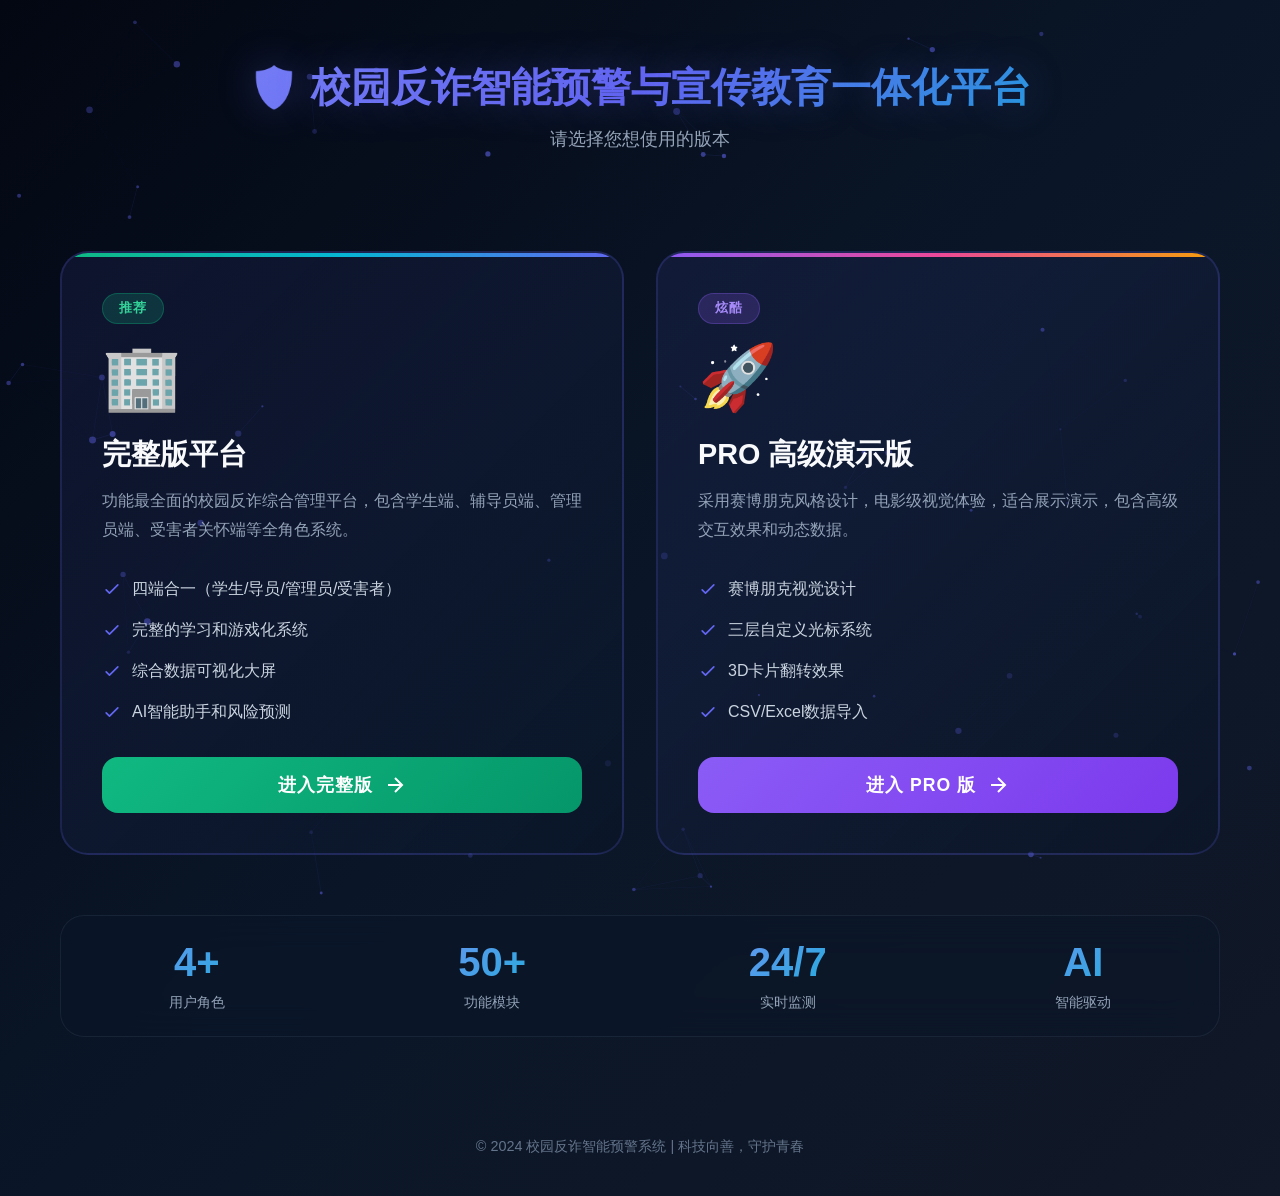
<file: index.html>
<!DOCTYPE html>
<html lang="zh-CN">
<head>
    <meta charset="UTF-8">
    <meta name="viewport" content="width=device-width, initial-scale=1.0">
    <title>校园反诈智能预警平台 - 选择版本</title>
    <style>
        * {
            margin: 0;
            padding: 0;
            box-sizing: border-box;
        }
        
        body {
            font-family: 'Microsoft YaHei', 'PingFang SC', sans-serif;
            background: linear-gradient(135deg, #030712 0%, #0a1628 50%, #111827 100%);
            color: #f8fafc;
            min-height: 100vh;
            overflow-x: hidden;
            position: relative;
        }
        
        #particles-canvas {
            position: fixed;
            top: 0;
            left: 0;
            width: 100%;
            height: 100%;
            z-index: 0;
            pointer-events: none;
        }
        
        .glass {
            background: rgba(10, 22, 40, 0.6);
            backdrop-filter: blur(20px);
            -webkit-backdrop-filter: blur(20px);
            border: 1px solid rgba(148, 163, 184, 0.1);
            border-radius: 24px;
        }
        
        .header {
            text-align: center;
            padding: 60px 20px 40px;
            position: relative;
            z-index: 1;
        }
        
        .header h1 {
            font-size: 2.5em;
            font-weight: 700;
            background: linear-gradient(135deg, #818cf8 0%, #6366f1 50%, #06b6d4 100%);
            -webkit-background-clip: text;
            -webkit-text-fill-color: transparent;
            background-clip: text;
            margin-bottom: 12px;
            text-shadow: 0 0 40px rgba(99, 102, 241, 0.3);
        }
        
        .header p {
            color: #94a3b8;
            font-size: 1.1em;
        }
        
        .main-container {
            max-width: 1200px;
            margin: 0 auto;
            padding: 20px 20px 60px;
            position: relative;
            z-index: 1;
        }
        
        .versions-grid {
            display: grid;
            grid-template-columns: repeat(auto-fit, minmax(320px, 1fr));
            gap: 32px;
            margin-top: 40px;
        }
        
        .version-card {
            background: linear-gradient(135deg, rgba(99, 102, 241, 0.1) 0%, rgba(10, 22, 40, 0.6) 100%);
            border: 2px solid rgba(99, 102, 241, 0.2);
            border-radius: 28px;
            padding: 40px;
            cursor: pointer;
            transition: all 0.5s cubic-bezier(0.4, 0, 0.2, 1);
            position: relative;
            overflow: hidden;
        }
        
        .version-card::before {
            content: '';
            position: absolute;
            top: 0;
            left: 0;
            right: 0;
            height: 4px;
            background: linear-gradient(90deg, #6366f1, #06b6d4, #10b981);
        }
        
        .version-card:hover {
            transform: translateY(-12px) scale(1.02);
            border-color: rgba(99, 102, 241, 0.5);
            box-shadow: 0 30px 60px -15px rgba(99, 102, 241, 0.3), 0 0 60px rgba(99, 102, 241, 0.1);
        }
        
        .version-card.full::before {
            background: linear-gradient(90deg, #10b981, #06b6d4, #6366f1);
        }
        
        .version-card.pro::before {
            background: linear-gradient(90deg, #8b5cf6, #ec4899, #f59e0b);
        }
        
        .version-badge {
            display: inline-block;
            padding: 6px 16px;
            border-radius: 20px;
            font-size: 0.8em;
            font-weight: 600;
            margin-bottom: 16px;
            letter-spacing: 1px;
        }
        
        .version-badge.full {
            background: rgba(16, 185, 129, 0.2);
            color: #34d399;
            border: 1px solid rgba(16, 185, 129, 0.3);
        }
        
        .version-badge.pro {
            background: rgba(139, 92, 246, 0.2);
            color: #a78bfa;
            border: 1px solid rgba(139, 92, 246, 0.3);
        }
        
        .version-icon {
            font-size: 4em;
            margin-bottom: 20px;
        }
        
        .version-title {
            font-size: 1.8em;
            font-weight: 700;
            margin-bottom: 12px;
            color: #f8fafc;
        }
        
        .version-desc {
            color: #94a3b8;
            line-height: 1.8;
            margin-bottom: 24px;
        }
        
        .features-list {
            margin-bottom: 24px;
        }
        
        .feature-item {
            display: flex;
            align-items: center;
            gap: 10px;
            padding: 10px 0;
            color: #cbd5e1;
        }
        
        .feature-item svg {
            width: 20px;
            height: 20px;
            color: #6366f1;
            flex-shrink: 0;
        }
        
        .version-btn {
            width: 100%;
            padding: 16px 32px;
            font-size: 1.1em;
            font-weight: 600;
            border: none;
            border-radius: 16px;
            cursor: pointer;
            transition: all 0.3s;
            letter-spacing: 1px;
            display: flex;
            align-items: center;
            justify-content: center;
            gap: 10px;
        }
        
        .version-btn.full {
            background: linear-gradient(135deg, #10b981, #059669);
            color: white;
        }
        
        .version-btn.pro {
            background: linear-gradient(135deg, #8b5cf6, #7c3aed);
            color: white;
        }
        
        .version-btn:hover {
            transform: translateY(-3px);
            box-shadow: 0 10px 30px rgba(99, 102, 241, 0.4);
        }
        
        .stats-section {
            margin-top: 60px;
        }
        
        .stats-grid {
            display: grid;
            grid-template-columns: repeat(4, 1fr);
            gap: 24px;
        }
        
        .stat-card {
            text-align: center;
            padding: 24px;
        }
        
        .stat-num {
            font-size: 2.5em;
            font-weight: 700;
            background: linear-gradient(135deg, #818cf8, #06b6d4);
            -webkit-background-clip: text;
            -webkit-text-fill-color: transparent;
            background-clip: text;
        }
        
        .stat-label {
            color: #94a3b8;
            margin-top: 8px;
            font-size: 0.9em;
        }
        
        .footer {
            text-align: center;
            padding: 40px 20px;
            color: #64748b;
            font-size: 0.9em;
            position: relative;
            z-index: 1;
        }
        
        @keyframes float {
            0%, 100% { transform: translateY(0); }
            50% { transform: translateY(-10px); }
        }
        
        .float {
            animation: float 6s ease-in-out infinite;
        }
        
        .float:nth-child(2) { animation-delay: 0.5s; }
        
        @media (max-width: 768px) {
            .header h1 {
                font-size: 1.8em;
            }
            .versions-grid {
                grid-template-columns: 1fr;
            }
            .stats-grid {
                grid-template-columns: repeat(2, 1fr);
            }
        }
    </style>
</head>
<body>
    <canvas id="particles-canvas"></canvas>
    
    <div class="header">
        <h1>🛡️ 校园反诈智能预警与宣传教育一体化平台</h1>
        <p>请选择您想使用的版本</p>
    </div>
    
    <div class="main-container">
        <div class="versions-grid">
            <!-- 完整版 -->
            <div class="version-card full float" onclick="openVersion('full')">
                <div class="version-badge full">推荐</div>
                <div class="version-icon">🏢</div>
                <h2 class="version-title">完整版平台</h2>
                <p class="version-desc">
                    功能最全面的校园反诈综合管理平台，包含学生端、辅导员端、管理员端、受害者关怀端等全角色系统。
                </p>
                <div class="features-list">
                    <div class="feature-item">
                        <svg fill="none" stroke="currentColor" viewBox="0 0 24 24">
                            <path stroke-linecap="round" stroke-linejoin="round" stroke-width="2" d="M5 13l4 4L19 7"/>
                        </svg>
                        四端合一（学生/导员/管理员/受害者）
                    </div>
                    <div class="feature-item">
                        <svg fill="none" stroke="currentColor" viewBox="0 0 24 24">
                            <path stroke-linecap="round" stroke-linejoin="round" stroke-width="2" d="M5 13l4 4L19 7"/>
                        </svg>
                        完整的学习和游戏化系统
                    </div>
                    <div class="feature-item">
                        <svg fill="none" stroke="currentColor" viewBox="0 0 24 24">
                            <path stroke-linecap="round" stroke-linejoin="round" stroke-width="2" d="M5 13l4 4L19 7"/>
                        </svg>
                        综合数据可视化大屏
                    </div>
                    <div class="feature-item">
                        <svg fill="none" stroke="currentColor" viewBox="0 0 24 24">
                            <path stroke-linecap="round" stroke-linejoin="round" stroke-width="2" d="M5 13l4 4L19 7"/>
                        </svg>
                        AI智能助手和风险预测
                    </div>
                </div>
                <button class="version-btn full">
                    进入完整版
                    <svg viewBox="0 0 24 24" width="24" height="24" fill="none" stroke="currentColor" stroke-width="2">
                        <path d="M5 12h14M12 5l7 7-7 7"/>
                    </svg>
                </button>
            </div>
            
            <!-- 高级演示版 -->
            <div class="version-card pro float" onclick="openVersion('pro')">
                <div class="version-badge pro">炫酷</div>
                <div class="version-icon">🚀</div>
                <h2 class="version-title">PRO 高级演示版</h2>
                <p class="version-desc">
                    采用赛博朋克风格设计，电影级视觉体验，适合展示演示，包含高级交互效果和动态数据。
                </p>
                <div class="features-list">
                    <div class="feature-item">
                        <svg fill="none" stroke="currentColor" viewBox="0 0 24 24">
                            <path stroke-linecap="round" stroke-linejoin="round" stroke-width="2" d="M5 13l4 4L19 7"/>
                        </svg>
                        赛博朋克视觉设计
                    </div>
                    <div class="feature-item">
                        <svg fill="none" stroke="currentColor" viewBox="0 0 24 24">
                            <path stroke-linecap="round" stroke-linejoin="round" stroke-width="2" d="M5 13l4 4L19 7"/>
                        </svg>
                        三层自定义光标系统
                    </div>
                    <div class="feature-item">
                        <svg fill="none" stroke="currentColor" viewBox="0 0 24 24">
                            <path stroke-linecap="round" stroke-linejoin="round" stroke-width="2" d="M5 13l4 4L19 7"/>
                        </svg>
                        3D卡片翻转效果
                    </div>
                    <div class="feature-item">
                        <svg fill="none" stroke="currentColor" viewBox="0 0 24 24">
                            <path stroke-linecap="round" stroke-linejoin="round" stroke-width="2" d="M5 13l4 4L19 7"/>
                        </svg>
                        CSV/Excel数据导入
                    </div>
                </div>
                <button class="version-btn pro">
                    进入 PRO 版
                    <svg viewBox="0 0 24 24" width="24" height="24" fill="none" stroke="currentColor" stroke-width="2">
                        <path d="M5 12h14M12 5l7 7-7 7"/>
                    </svg>
                </button>
            </div>
        </div>
        
        <!-- 统计数据 -->
        <div class="stats-section glass">
            <div class="stats-grid">
                <div class="stat-card">
                    <div class="stat-num">4+</div>
                    <div class="stat-label">用户角色</div>
                </div>
                <div class="stat-card">
                    <div class="stat-num">50+</div>
                    <div class="stat-label">功能模块</div>
                </div>
                <div class="stat-card">
                    <div class="stat-num">24/7</div>
                    <div class="stat-label">实时监测</div>
                </div>
                <div class="stat-card">
                    <div class="stat-num">AI</div>
                    <div class="stat-label">智能驱动</div>
                </div>
            </div>
        </div>
    </div>
    
    <div class="footer">
        <p>© 2024 校园反诈智能预警系统 | 科技向善，守护青春</p>
    </div>
    
    <script>
        // 粒子背景
        class ParticleNetwork {
            constructor() {
                this.canvas = document.getElementById('particles-canvas');
                this.ctx = this.canvas.getContext('2d');
                this.particles = [];
                this.particleCount = 60;
                this.resize();
                this.init();
                this.animate();
                window.addEventListener('resize', () => this.resize());
            }
            
            resize() {
                this.canvas.width = window.innerWidth;
                this.canvas.height = window.innerHeight;
            }
            
            init() {
                this.particles = [];
                for(let i = 0; i < this.particleCount; i++) {
                    this.particles.push({
                        x: Math.random() * this.canvas.width,
                        y: Math.random() * this.canvas.height,
                        vx: (Math.random() - 0.5) * 0.6,
                        vy: (Math.random() - 0.5) * 0.6,
                        r: Math.random() * 2.5 + 1,
                        color: `rgba(99, 102, 241, ${Math.random() * 0.4 + 0.2})`
                    });
                }
            }
            
            animate() {
                this.ctx.clearRect(0, 0, this.canvas.width, this.canvas.height);
                this.particles.forEach((p, i) => {
                    p.x += p.vx;
                    p.y += p.vy;
                    if(p.x < 0 || p.x > this.canvas.width) p.vx *= -1;
                    if(p.y < 0 || p.y > this.canvas.height) p.vy *= -1;
                    
                    this.ctx.beginPath();
                    this.ctx.arc(p.x, p.y, p.r, 0, Math.PI * 2);
                    this.ctx.fillStyle = p.color;
                    this.ctx.fill();
                    
                    for(let j = i + 1; j < this.particles.length; j++) {
                        let p2 = this.particles[j];
                        let dx = p.x - p2.x;
                        let dy = p.y - p2.y;
                        let dist = Math.sqrt(dx * dx + dy * dy);
                        if(dist < 120) {
                            this.ctx.beginPath();
                            this.ctx.moveTo(p.x, p.y);
                            this.ctx.lineTo(p2.x, p2.y);
                            this.ctx.strokeStyle = `rgba(99, 102, 241, ${0.15 * (1 - dist / 120)})`;
                            this.ctx.lineWidth = 0.8;
                            this.ctx.stroke();
                        }
                    }
                });
                requestAnimationFrame(() => this.animate());
            }
        }
        new ParticleNetwork();
        
        // 打开版本
        function openVersion(version) {
            if(version === 'full') {
                window.location.href = './full-version/index.html';
            } else {
                window.location.href = './pro-version/index.html';
            }
        }
    </script>
</body>
</html>
</file>
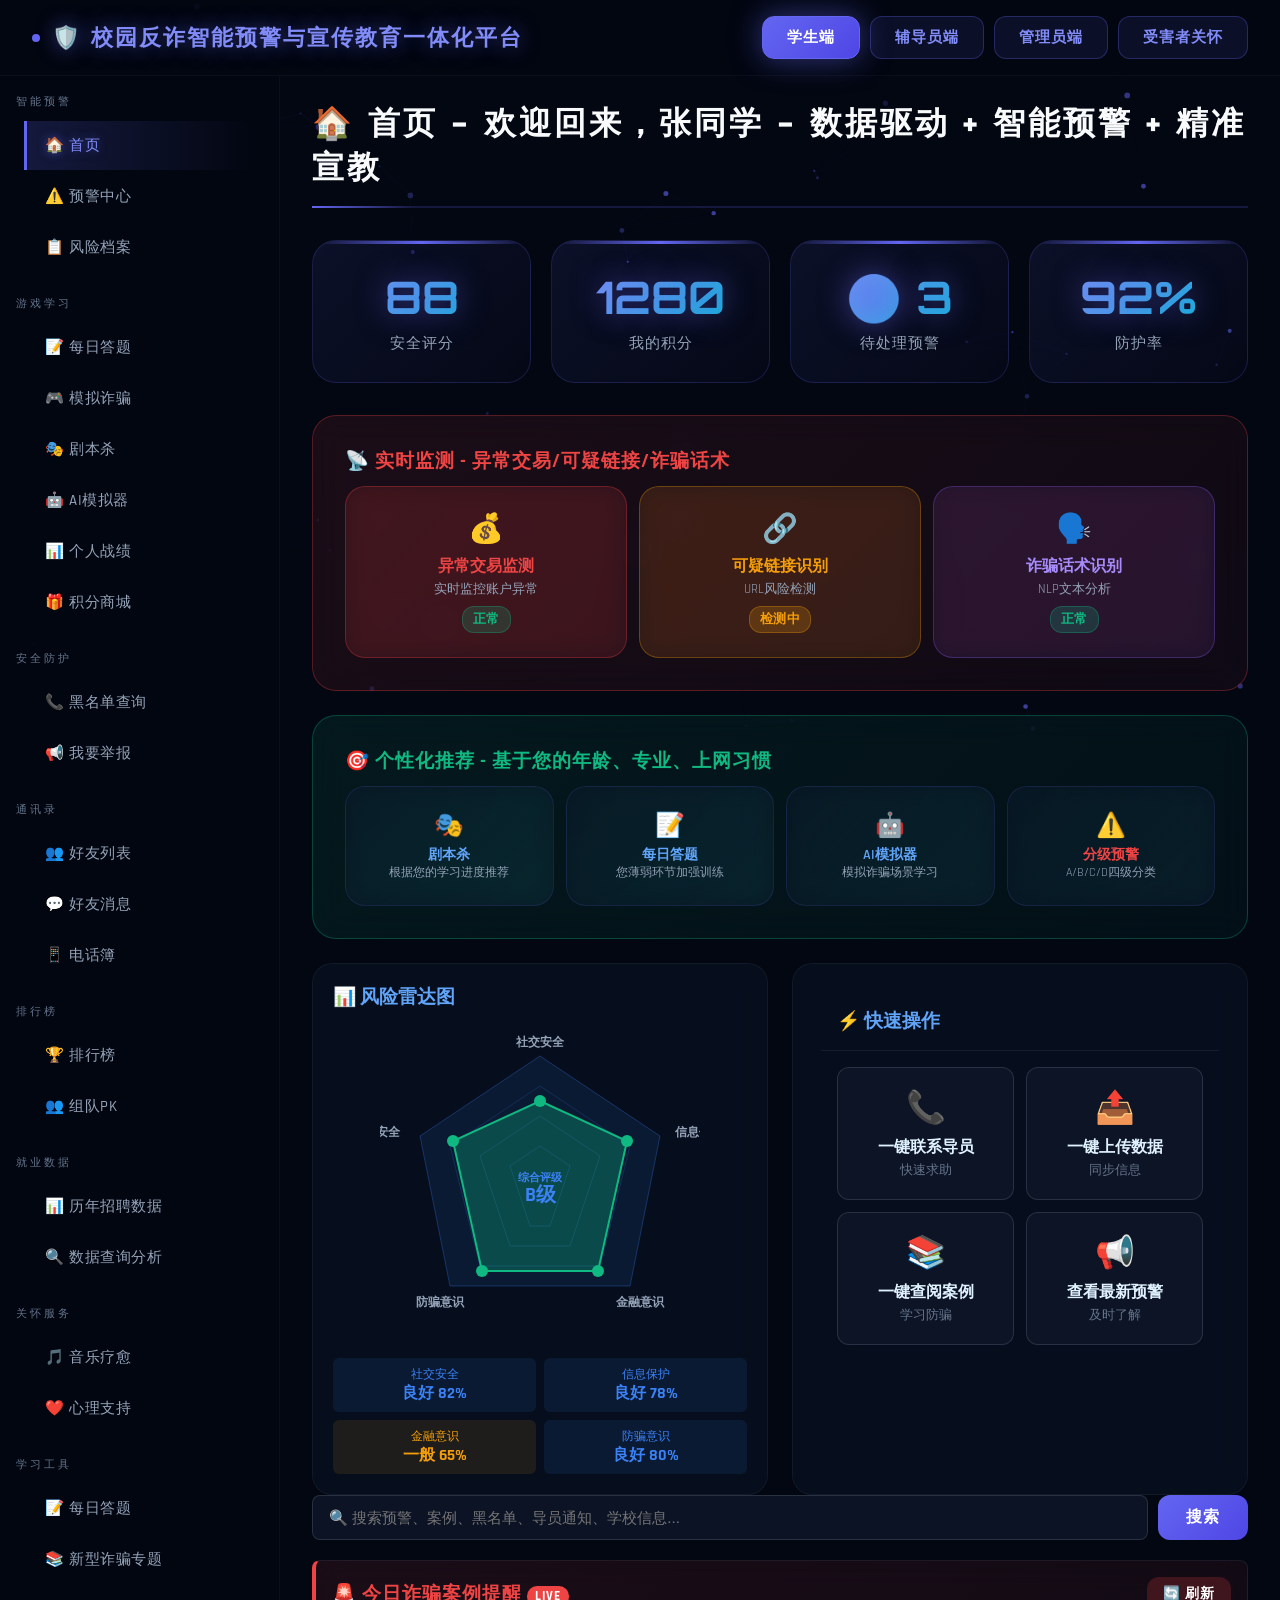
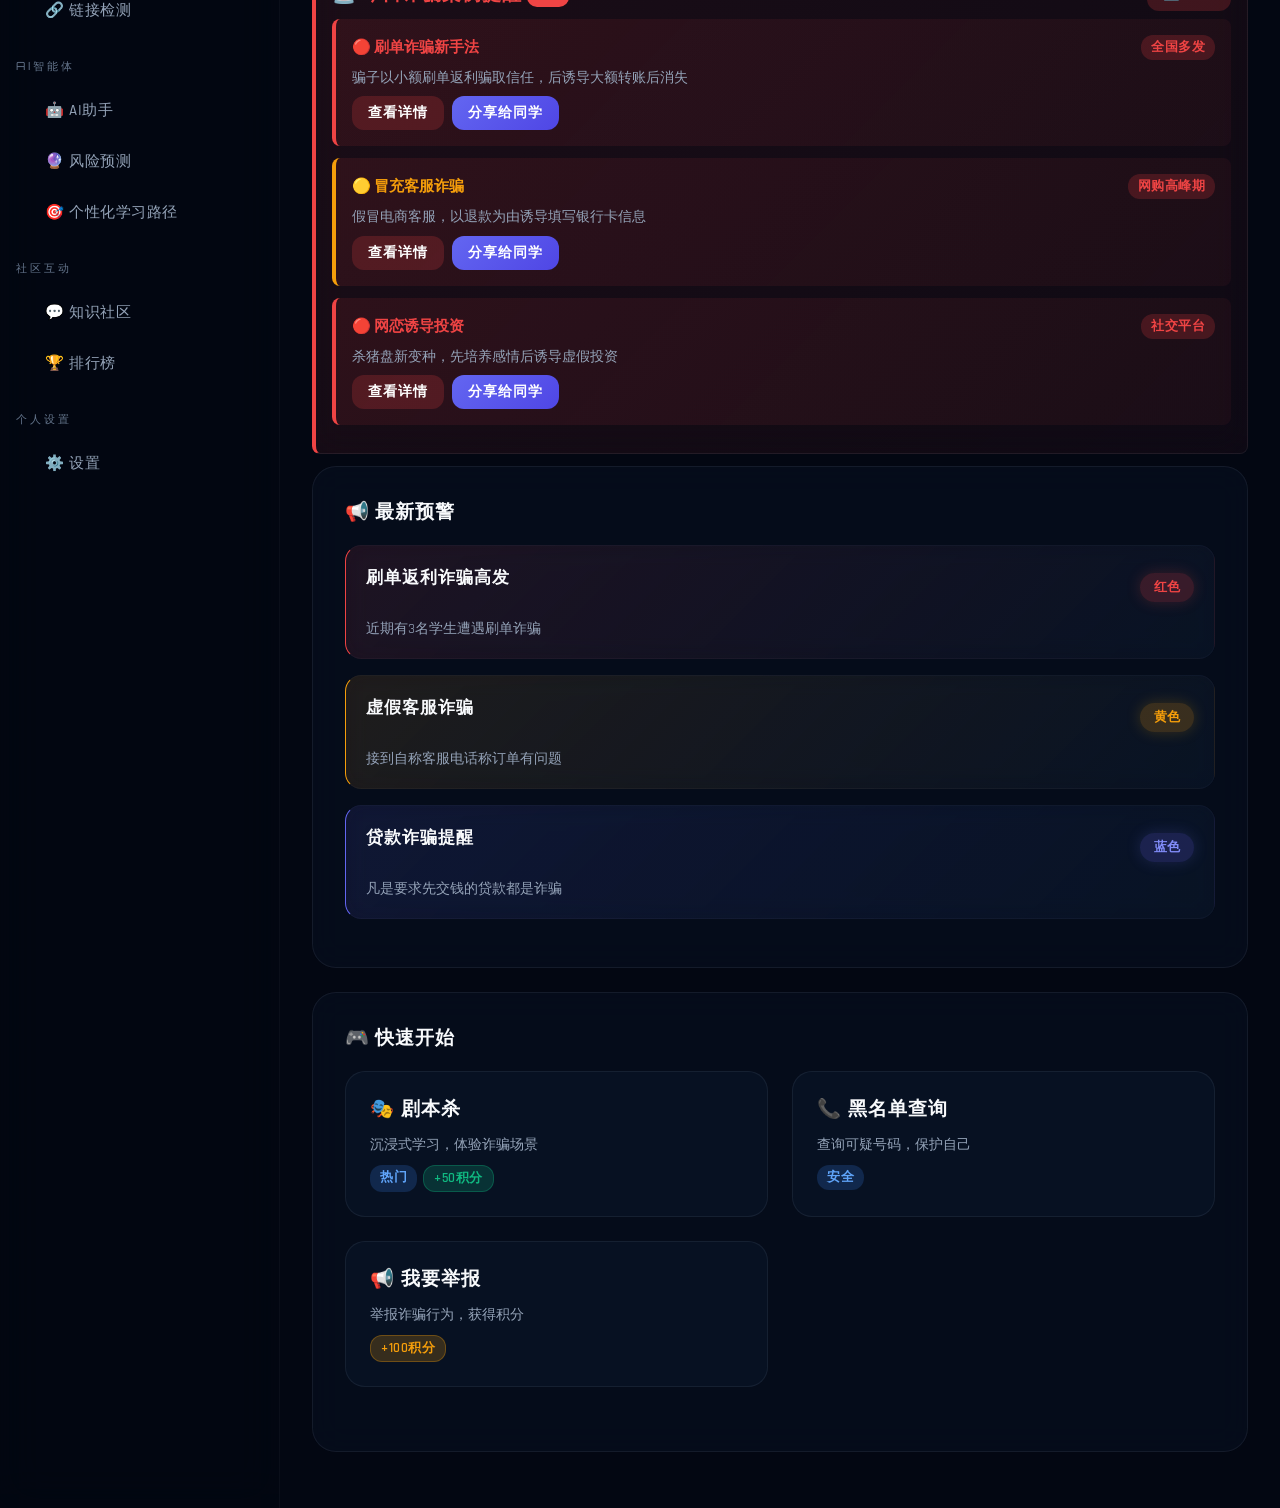
<file: full-version/index.html>
<!DOCTYPE html>
<html lang="zh-CN">
<head>
<meta charset="UTF-8">
<meta name="viewport" content="width=device-width, initial-scale=1.0">
<title>校园反诈智能预警与宣传教育一体化平台</title>
<style>
@import url('https://fonts.googleapis.com/css2?family=Orbitron:wght@400;500;600;700&family=Rajdhani:wght@300;400;500;600;700&display=swap');
*{margin:0;padding:0;box-sizing:border-box}
:root{
--primary:#6366f1;--primary-light:#818cf8;--primary-dark:#4f46e5;
--success:#10b981;--warning:#f59e0b;--danger:#ef4444;--info:#06b6d4;
--bg-dark:#030712;--bg-card:#0a1628;--bg-card-hover:#111d35;
--text-primary:#f8fafc;--text-secondary:#94a3b8;--text-muted:#64748b;
--border-color:rgba(148,163,184,0.1);--glow-primary:rgba(99,102,241,0.5);
--glow-success:rgba(16,185,129,0.5);--glow-danger:rgba(239,68,68,0.5);
}
body{
font-family:'Rajdhani','Microsoft YaHei',sans-serif;
background:var(--bg-dark);
color:var(--text-primary);
min-height:100vh;
overflow-x:hidden;
}
#particles-canvas{position:fixed;top:0;left:0;width:100%;height:100%;z-index:0;pointer-events:none}
.glass{background:rgba(10,22,40,0.6);backdrop-filter:blur(20px);-webkit-backdrop-filter:blur(20px);border:1px solid rgba(148,163,184,0.08)}
.glass-card{background:rgba(10,22,40,0.4);backdrop-filter:blur(16px);border:1px solid rgba(148,163,184,0.1);border-radius:20px;transition:all 0.4s cubic-bezier(0.4,0,0.2,1)}
.glass-card:hover{transform:translateY(-8px) scale(1.02);border-color:var(--primary);box-shadow:0 25px 50px -12px rgba(99,102,241,0.25),0 0 40px rgba(99,102,241,0.1)}
.header{
background:rgba(3,7,18,0.8);backdrop-filter:blur(20px);
border-bottom:1px solid rgba(148,163,184,0.05);
padding:16px 32px;display:flex;justify-content:space-between;align-items:center;
position:fixed;top:0;left:0;right:0;z-index:1000;
}
.header h1{
font-family:'Orbitron',sans-serif;
font-size:1.4em;color:var(--primary-light);
display:flex;align-items:center;gap:12px;
text-shadow:0 0 20px var(--glow-primary);
letter-spacing:2px;
}
.header h1::before{content:'';display:inline-block;width:8px;height:8px;background:var(--primary);border-radius:50%;animation:pulse-glow 2s infinite}
@keyframes pulse-glow{0%,100%{box-shadow:0 0 5px var(--primary),0 0 10px var(--primary)}50%{box-shadow:0 0 20px var(--primary),0 0 40px var(--glow-primary)}}
.role-tabs{display:flex;gap:10px}
.role-tab{
padding:10px 24px;
background:rgba(99,102,241,0.1);
border:1px solid rgba(99,102,241,0.3);
border-radius:12px;
color:var(--primary-light);
cursor:pointer;
font-family:'Rajdhani',sans-serif;
font-weight:600;
font-size:0.95em;
letter-spacing:1px;
transition:all 0.3s;
}
.role-tab:hover{background:rgba(99,102,241,0.2);transform:translateY(-2px)}
.role-tab.active{
background:linear-gradient(135deg,var(--primary),var(--primary-dark));
color:#fff;
border-color:var(--primary);
box-shadow:0 0 30px var(--glow-primary);
}
.btn{
background:linear-gradient(135deg,var(--primary),var(--primary-dark));
color:#fff;border:none;
padding:12px 28px;
border-radius:12px;
cursor:pointer;
font-family:'Rajdhani',sans-serif;
font-weight:600;
font-size:1em;
letter-spacing:1px;
transition:all 0.3s cubic-bezier(0.4,0,0.2,1);
position:relative;overflow:hidden;
}
.btn::before{content:'';position:absolute;top:0;left:-100%;width:100%;height:100%;background:linear-gradient(90deg,transparent,rgba(255,255,255,0.2),transparent);transition:0.5s}
.btn:hover::before{left:100%}
.btn:hover{transform:translateY(-3px);box-shadow:0 10px 30px var(--glow-primary)}
.btn-primary{background:linear-gradient(135deg,var(--primary),var(--primary-dark))}
.btn-success{background:linear-gradient(135deg,var(--success),#059669)}
.btn-danger{background:linear-gradient(135deg,var(--danger),#dc2626)}
.btn-warning{background:linear-gradient(135deg,var(--warning),#d97706)}
.btn-sm{padding:8px 16px;font-size:0.85em}
.layout{display:flex;min-height:calc(100vh - 70px);padding-top:70px;position:relative;z-index:1}
.sidebar{
width:280px;
background:rgba(3,7,18,0.6);
backdrop-filter:blur(20px);
border-right:1px solid rgba(148,163,184,0.05);
padding:24px 0;
overflow-y:auto;
}
.sidebar-section{margin-bottom:24px;padding:0 16px}
.sidebar-title{
color:var(--text-muted);
font-size:0.7em;
text-transform:uppercase;
letter-spacing:3px;
margin-bottom:12px;
font-family:'Orbitron',sans-serif;
}
.nav-item{
padding:14px 18px;
cursor:pointer;
transition:all 0.3s;
border-left:3px solid transparent;
color:var(--text-secondary);
font-size:0.95em;
font-weight:500;
letter-spacing:0.5px;
border-radius:0 12px 12px 0;
margin:2px 8px;
}
.nav-item:hover{
background:linear-gradient(90deg,rgba(99,102,241,0.15),transparent);
color:var(--primary-light);
transform:translateX(4px);
}
.nav-item.active{
background:linear-gradient(90deg,rgba(99,102,241,0.2),transparent);
color:var(--primary-light);
border-left-color:var(--primary);
text-shadow:0 0 10px var(--glow-primary);
}
.main{flex:1;padding:32px;overflow-y:auto;position:relative;z-index:1}
.page{display:none}
.page.active{display:block}
.page-title{
font-family:'Orbitron',sans-serif;
font-size:2em;
color:var(--text-primary);
margin-bottom:32px;
padding-bottom:16px;
border-bottom:2px solid rgba(99,102,241,0.2);
letter-spacing:3px;
position:relative;
}
.page-title::after{content:'';position:absolute;bottom:-2px;left:0;width:100px;height:2px;background:linear-gradient(90deg,var(--primary),transparent)}
.stat-grid{display:grid;grid-template-columns:repeat(4,1fr);gap:20px;margin-bottom:32px}
.stat-card{
background:linear-gradient(135deg,rgba(99,102,241,0.1),rgba(99,102,241,0.02));
border:1px solid rgba(99,102,241,0.2);
border-radius:24px;
padding:28px;
text-align:center;
position:relative;
overflow:hidden;
animation:float 6s ease-in-out infinite;
}
.stat-card::before{content:'';position:absolute;top:0;left:0;right:0;height:1px;background:linear-gradient(90deg,transparent,var(--primary),transparent)}
.stat-card:nth-child(2){animation-delay:0.5s}
.stat-card:nth-child(3){animation-delay:1s}
.stat-card:nth-child(4){animation-delay:1.5s}
@keyframes float{0%,100%{transform:translateY(0)}50%{transform:translateY(-10px)}}
.stat-num{
font-family:'Orbitron',sans-serif;
font-size:2.8em;font-weight:700;
background:linear-gradient(135deg,var(--primary-light),var(--info));
-webkit-background-clip:text;-webkit-text-fill-color:transparent;
margin-bottom:8px;
text-shadow:0 0 30px var(--glow-primary);
}
.stat-label{color:var(--text-secondary);font-size:0.95em;letter-spacing:1px}
.cards{display:grid;grid-template-columns:repeat(auto-fill,minmax(300px,1fr));gap:24px;margin-bottom:32px}
.card{
background:rgba(10,22,40,0.6);
border:1px solid rgba(148,163,184,0.1);
border-radius:20px;
padding:24px;
cursor:pointer;
transition:all 0.4s cubic-bezier(0.4,0,0.2,1);
position:relative;
overflow:hidden;
}
.card::before{
content:'';
position:absolute;
top:0;left:0;right:0;
height:3px;
background:linear-gradient(90deg,var(--primary),var(--info));
opacity:0;
transition:opacity 0.3s;
}
.card:hover::before{opacity:1}
.card:hover{
transform:translateY(-8px) scale(1.02);
border-color:var(--primary);
box-shadow:0 25px 50px -12px rgba(99,102,241,0.25);
}
.card-title{
color:var(--text-primary);
font-size:1.2em;
font-weight:600;
margin-bottom:12px;
letter-spacing:1px;
}
.card-desc{color:var(--text-secondary);font-size:0.9em;line-height:1.6}
.form-section{
background:rgba(10,22,40,0.4);
backdrop-filter:blur(16px);
border:1px solid rgba(148,163,184,0.1);
border-radius:24px;
padding:32px;
margin-bottom:24px;
}
.form-section h4{
color:var(--text-primary);
margin-bottom:20px;
font-size:1.2em;
letter-spacing:1px;
}
.form-group{margin-bottom:16px}
.form-group label{display:block;color:#94a3b8;margin-bottom:6px;font-size:0.9em}
.form-group input,.form-group select,.form-group textarea{width:100%;padding:12px 16px;background:rgba(0,0,0,0.4);border:1px solid rgba(99,102,241,0.2);border-radius:12px;color:var(--text-primary);font-size:1em;transition:all 0.3s}
.form-group input:focus,.form-group select:focus,.form-group textarea:focus{outline:none;border-color:var(--primary);box-shadow:0 0 20px rgba(99,102,241,0.2)}
.tag{padding:6px 14px;border-radius:20px;font-size:0.8em;font-weight:600;letter-spacing:0.5px;display:inline-block}
.tag.success{background:rgba(16,185,129,0.2);color:#10b981;border:1px solid rgba(16,185,129,0.3)}
.tag.warning{background:rgba(245,158,11,0.2);color:#f59e0b;border:1px solid rgba(245,158,11,0.3)}
.tag.danger{background:rgba(239,68,68,0.2);color:#ef4444;border:1px solid rgba(239,68,68,0.3)}
.tag.info{background:rgba(6,182,212,0.2);color:#06b6d4;border:1px solid rgba(6,182,212,0.3)}
.alert-item{
background:rgba(10,22,40,0.6);
backdrop-filter:blur(12px);
border-radius:16px;
padding:20px;
margin-bottom:16px;
border-left:4px solid;
border:1px solid rgba(148,163,184,0.05);
transition:all 0.3s;
}
.alert-item:hover{transform:translateX(8px);box-shadow:0 10px 30px rgba(0,0,0,0.3)}
.alert-item.red{border-left-color:var(--danger);background:linear-gradient(135deg,rgba(239,68,68,0.1),rgba(10,22,40,0.6))}
.alert-item.yellow{border-left-color:var(--warning);background:linear-gradient(135deg,rgba(245,158,11,0.1),rgba(10,22,40,0.6))}
.alert-item.blue{border-left-color:var(--primary);background:linear-gradient(135deg,rgba(99,102,241,0.1),rgba(10,22,40,0.6))}
.alert-item.green{border-left-color:var(--success);background:linear-gradient(135deg,rgba(16,185,129,0.1),rgba(10,22,40,0.6))}
.alert-header{display:flex;justify-content:space-between;align-items:center;margin-bottom:10px}
.alert-header h4{color:var(--text-primary);font-size:1.05em}
.alert-level{padding:6px 14px;border-radius:20px;font-size:0.8em;font-weight:600}
.level-red{background:rgba(239,68,68,0.2);color:#ef4444;box-shadow:0 0 15px rgba(239,68,68,0.2)}
.level-yellow{background:rgba(245,158,11,0.2);color:#f59e0b;box-shadow:0 0 15px rgba(245,158,11,0.2)}
.level-blue{background:rgba(99,102,241,0.2);color:var(--primary-light);box-shadow:0 0 15px rgba(99,102,241,0.2)}
.level-green{background:rgba(16,185,129,0.2);color:#10b981;box-shadow:0 0 15px rgba(16,185,129,0.2)}
.btn-group{display:flex;gap:12px;margin-top:16px}
table{width:100%;border-collapse:separate;border-spacing:0 8px;margin-top:16px}
th,td{padding:16px 20px;border-bottom:1px solid rgba(148,163,184,0.05)}
th{color:var(--text-muted);font-weight:600;font-size:0.8em;text-transform:uppercase;letter-spacing:1px;font-family:'Orbitron',sans-serif}
td{color:var(--text-primary);font-size:0.95em;background:rgba(10,22,40,0.4)}
tr:hover td{background:rgba(99,102,241,0.1)}
.victim-card{background:rgba(10,22,40,0.6);border:1px solid rgba(239,68,68,0.2);border-radius:20px;padding:24px;margin-bottom:20px;backdrop-filter:blur(12px)}
.victim-header{background:linear-gradient(135deg,rgba(239,68,68,0.2),rgba(220,38,38,0.05));border-radius:20px;padding:28px;margin-bottom:24px;border:1px solid rgba(239,68,68,0.3)}
.victim-header h2{color:#fef2f2;margin-bottom:10px}
.victim-header p{color:#fecaca;font-size:0.95em}
.support-level{background:rgba(10,22,40,0.6);border:1px solid rgba(148,163,184,0.1);border-radius:20px;padding:24px;margin-bottom:20px;backdrop-filter:blur(12px)}
.support-level h4{color:var(--text-primary);margin-bottom:12px;font-size:1.1em}
.support-level .desc{color:var(--text-secondary);font-size:0.95em;line-height:1.8}
.timeline{display:flex;flex-direction:column;gap:20px;margin:24px 0}
.timeline-item{display:flex;gap:20px;align-items:flex-start}
.timeline-dot{width:48px;height:48px;border-radius:50%;display:flex;align-items:center;justify-content:center;font-weight:bold;flex-shrink:0;box-shadow:0 0 20px var(--glow-primary)}
.timeline-content{flex:1;background:rgba(10,22,40,0.6);border:1px solid rgba(148,163,184,0.1);border-radius:16px;padding:20px;backdrop-filter:blur(12px)}
.timeline-content h4{color:var(--text-primary);margin-bottom:8px}
.timeline-content p{color:var(--text-secondary);font-size:0.9em}
.tabs{display:flex;gap:10px;margin-bottom:24px;border-bottom:1px solid rgba(148,163,184,0.05);padding-bottom:16px}
.tab{padding:10px 20px;background:rgba(99,102,241,0.05);border:1px solid rgba(99,102,241,0.2);border-radius:12px;color:var(--text-secondary);cursor:pointer;transition:all 0.3s;font-weight:500}
.tab:hover{background:rgba(99,102,241,0.15);color:var(--primary-light)}
.tab.active{background:linear-gradient(135deg,var(--primary),var(--primary-dark));color:#fff;border-color:var(--primary);box-shadow:0 0 20px var(--glow-primary)}
.progress-bar{height:10px;background:rgba(0,0,0,0.4);border-radius:10px;overflow:hidden;box-shadow:inset 0 2px 4px rgba(0,0,0,0.3)}
.progress-fill{height:100%;background:linear-gradient(90deg,var(--primary),var(--info));border-radius:10px;transition:width 0.6s cubic-bezier(0.4,0,0.2,1);box-shadow:0 0 10px var(--glow-primary)}
.feature-list{display:flex;flex-direction:column;gap:12px}
.feature-item{background:rgba(15,23,42,0.6);border:1px solid rgba(148,163,184,0.1);border-radius:8px;padding:14px}
.feature-item h4{color:#e0f2fe;margin-bottom:6px;font-size:0.95em}
.feature-item p{color:#94a3b8;font-size:0.85em;line-height:1.5}
.chat-window{background:rgba(0,0,0,0.3);border:1px solid rgba(148,163,184,0.1);border-radius:12px;height:300px;overflow-y:auto;padding:16px;margin-bottom:12px}
.chat-message{display:flex;gap:10px;margin-bottom:12px}
.chat-bubble{max-width:70%;padding:10px 14px;border-radius:12px;font-size:0.9em;line-height:1.5}
.chat-bubble.user{background:linear-gradient(135deg,#3b82f6,#2563eb);color:#fff;margin-left:auto}
.chat-bubble.ai{background:rgba(59,130,246,0.2);color:#e2e8f0}
.risk-badge{padding:4px 10px;border-radius:12px;font-size:0.8em;font-weight:600}
.risk-a{background:rgba(16,185,129,0.2);color:#10b981}
.risk-b{background:rgba(59,130,246,0.2);color:#3b82f6}
.risk-c{background:rgba(245,158,11,0.2);color:#f59e0b}
.risk-d{background:rgba(239,68,68,0.2);color:#ef4444}
.score-ring{width:120px;height:120px;border-radius:50%;background:conic-gradient(#3b82f6 0deg,#3b82f6 var(--score,0deg),rgba(0,0,0,0.3) 0deg);display:flex;align-items:center;justify-content:center;margin:0 auto}
.score-inner{width:90px;height:90px;border-radius:50%;background:#0f172a;display:flex;flex-direction:column;align-items:center;justify-content:center}
.score-value{font-size:1.8em;font-weight:bold;color:#3b82f6}
.score-text{color:#94a3b8;font-size:0.8em}
.game-card{display:flex;align-items:center;gap:16px;background:rgba(15,23,42,0.8);border:1px solid rgba(148,163,184,0.15);border-radius:12px;padding:16px;margin-bottom:12px;cursor:pointer;transition:all 0.3s}
.game-card:hover{transform:translateX(4px);border-color:rgba(59,130,246,0.5)}
.game-icon{font-size:2.5em;width:60px;height:60px;display:flex;align-items:center;justify-content:center;background:rgba(59,130,246,0.1);border-radius:12px}
.game-info{flex:1}
.game-title{color:#e0f2fe;font-size:1.05em;font-weight:600;margin-bottom:4px}
.game-desc{color:#94a3b8;font-size:0.85em;margin-bottom:6px}
.game-points{color:#fbbf24;font-size:0.85em;font-weight:600}
.phrase-card{padding:8px 12px;background:rgba(59,130,246,0.15);border:1px solid rgba(59,130,246,0.3);border-radius:6px;color:#cbd5e1;font-size:0.85em;cursor:pointer;transition:all 0.3s;display:inline-block;margin:4px}
.phrase-card:hover{background:rgba(59,130,246,0.25);transform:translateY(-2px)}
.phrase-card.selected{background:rgba(34,197,129,0.2);border-color:rgba(34,197,129,0.4)}
.scenario-grid{display:grid;grid-template-columns:repeat(3,1fr);gap:16px;margin-top:16px;}
.scenario-card{background:rgba(30,41,59,0.8);border:1px solid rgba(255,255,255,0.1);border-radius:12px;overflow:hidden;cursor:pointer;transition:all 0.3s;}
.scenario-card:hover{transform:translateY(-4px);box-shadow:0 8px 24px rgba(0,0,0,0.3);}
.scenario-header{padding:20px;text-align:center;color:white;}
.scenario-body{padding:16px;}
.modal-overlay{position:fixed;top:0;left:0;right:0;bottom:0;background:rgba(0,0,0,0.7);display:none;align-items:center;justify-content:center;z-index:2000}
.modal-overlay.active{display:flex}
.modal{background:#1e293b;border-radius:16px;padding:30px;max-width:600px;width:90%;max-height:80vh;overflow-y:auto}
.modal-header{display:flex;justify-content:space-between;align-items:center;margin-bottom:20px}
.modal-header h3{color:#f1f5f9;font-size:1.3em}
.modal-close{background:none;border:none;color:#94a3b8;font-size:1.5em;cursor:pointer}
.modal-close:hover{color:#ef4444}
.modal-body{color:#e2e8f0}
.modal-footer{display:flex;gap:12px;justify-content:flex-end;margin-top:20px}
.notification{position:fixed;top:80px;right:20px;background:linear-gradient(135deg,#10b981,#059669);color:#fff;padding:16px 24px;border-radius:12px;box-shadow:0 4px 12px rgba(16,185,129,0.3);display:none;z-index:3000;animation:slideIn 0.3s ease}
.notification.show{display:block}
@keyframes slideIn{from{transform:translateX(100%);opacity:0}to{transform:translateX(0);opacity:1}}
.notification.error{background:linear-gradient(135deg,#ef4444,#dc2626)}
.notification.warning{background:linear-gradient(135deg,#f59e0b,#d97706)}
.loading-overlay{position:fixed;top:0;left:0;right:0;bottom:0;background:rgba(0,0,0,0.7);display:none;align-items:center;justify-content:center;z-index:2500}
.loading-overlay.active{display:flex}
.loading-spinner{width:50px;height:50px;border:4px solid rgba(59,130,246,0.3);border-top-color:#3b82f6;border-radius:50%;animation:spin 1s linear infinite}
@keyframes spin{to{transform:rotate(360deg)}}
.search-box{display:flex;gap:10px;margin-bottom:20px}
.search-box input{flex:1;padding:12px 16px;background:rgba(15,23,42,0.8);border:1px solid rgba(148,163,184,0.2);border-radius:8px;color:#e2e8f0;font-size:0.95em}
.search-box input:focus{outline:none;border-color:#3b82f6}
.empty-state{text-align:center;padding:60px 20px;color:#64748b}
.empty-state-icon{font-size:4em;margin-bottom:16px}
.empty-state h4{color:#94a3b8;font-size:1.1em;margin-bottom:8px}
.empty-state p{font-size:0.9em}
.stat-card.clickable{cursor:pointer;transition:all 0.3s}
.stat-card.clickable:hover{transform:translateY(-4px);box-shadow:0 8px 24px rgba(59,130,246,0.2)}
.danger-zone{background:rgba(239,68,68,0.1);border:1px solid rgba(239,68,68,0.3);border-radius:12px;padding:20px;margin-top:20px}
.danger-zone h4{color:#ef4444;margin-bottom:12px}
.search-result{margin-top:12px;padding:16px;background:rgba(0,0,0,0.2);border-radius:8px}
.search-result-item{padding:12px;border-bottom:1px solid rgba(148,163,184,0.1)}
.search-result-item:last-child{border-bottom:none}
.search-result-item h5{color:#e0f2fe;margin-bottom:4px}
.search-result-item p{color:#94a3b8;font-size:0.85em}
.no-results{text-align:center;padding:40px;color:#64748b}
.no-results-icon{font-size:3em;margin-bottom:12px}
.mall-grid{display:grid;grid-template-columns:repeat(3,1fr);gap:16px;margin-top:16px}
.mall-item{background:rgba(15,23,42,0.8);border:1px solid rgba(148,163,184,0.1);border-radius:12px;padding:20px;text-align:center;transition:all 0.3s}
.mall-item:hover{border-color:#3b82f6;transform:translateY(-4px)}
.mall-item-img{font-size:2.5em;margin-bottom:12px}
.mall-item-name{color:#e2e8f0;font-weight:bold;margin-bottom:8px}
.mall-item-points{color:#10b981;font-size:0.9em;margin-bottom:12px}
.drama-step-indicator{background:linear-gradient(135deg,rgba(59,130,246,0.2),rgba(139,92,246,0.2));padding:8px 16px;border-radius:20px;text-align:center;color:#60a5fa;font-weight:bold;display:inline-block}
.alert-badge{position:absolute;top:-5px;right:-5px;background:#ef4444;color:#fff;width:18px;height:18px;border-radius:50%;font-size:0.7em;display:flex;align-items:center;justify-content:center;font-weight:bold}
.nav-item{position:relative}
.friend-online{width:8px;height:8px;background:#10b981;border-radius:50%;display:inline-block;margin-left:4px}
.unread-badge{background:#ef4444;color:#fff;padding:2px 6px;border-radius:10px;font-size:0.7em;margin-left:4px}
.music-player{background:linear-gradient(135deg,rgba(16,185,129,0.1),rgba(16,185,129,0.05));border:1px solid rgba(16,185,129,0.3);border-radius:12px;padding:16px;margin-bottom:12px}
.music-progress{height:4px;background:rgba(0,0,0,0.3);border-radius:2px;margin-top:8px;cursor:pointer}
.music-progress-fill{height:100%;background:linear-gradient(90deg,#10b981,#34d399);border-radius:2px;transition:width 0.3s}
.emergency-card{background:linear-gradient(135deg,rgba(239,68,68,0.15),rgba(220,38,38,0.1));border:2px solid rgba(239,68,68,0.4);border-radius:16px;padding:24px;text-align:center;transition:all 0.3s}
.emergency-card:hover{transform:scale(1.02);box-shadow:0 8px 24px rgba(239,68,68,0.2)}
.emergency-card h4{color:#ef4444;margin-bottom:8px}
.quick-action-btn{background:rgba(15,23,42,0.8);border:1px solid rgba(148,163,184,0.2);border-radius:12px;padding:20px;text-align:center;cursor:pointer;transition:all 0.3s}
.quick-action-btn:hover{border-color:#3b82f6;transform:translateY(-4px);box-shadow:0 8px 24px rgba(59,130,246,0.15)}
.quick-action-btn .icon{font-size:2em;margin-bottom:8px}
.case-card{background:linear-gradient(135deg,rgba(239,68,68,0.1),rgba(239,68,68,0.05));border-left:4px solid #ef4444;border-radius:8px;padding:16px;margin-bottom:12px;transition:all 0.3s}
.case-card:hover{transform:translateX(4px)}
.case-card h5{color:#ef4444;margin-bottom:6px}
.tag-container{display:flex;flex-wrap:wrap;gap:6px;margin-top:8px}
.tag{background:rgba(59,130,246,0.2);color:#60a5fa;padding:4px 10px;border-radius:12px;font-size:0.8em}
.tag.danger{background:rgba(239,68,68,0.2);color:#ef4444}
.tag.success{background:rgba(16,185,129,0.2);color:#10b981}
.tag.warning{background:rgba(245,158,11,0.2);color:#f59e0b}
.info-card{
background:linear-gradient(135deg,rgba(10,22,40,0.6),rgba(99,102,241,0.05));
border:1px solid rgba(99,102,241,0.15);
border-radius:20px;
padding:24px;
backdrop-filter:blur(12px);
transition:all 0.4s cubic-bezier(0.4,0,0.2,1);
}
.info-card:hover{transform:translateY(-6px) scale(1.03);border-color:var(--primary);box-shadow:0 20px 40px rgba(99,102,241,0.2)}
.info-card-header{display:flex;align-items:center;gap:16px;margin-bottom:16px}
.info-card-icon{width:56px;height:56px;border-radius:16px;display:flex;align-items:center;justify-content:center;font-size:1.8em;background:linear-gradient(135deg,rgba(99,102,241,0.2),rgba(6,182,212,0.1));box-shadow:0 0 20px rgba(99,102,241,0.1)}
.info-card-title{color:var(--text-primary);font-size:1.15em;font-weight:600;letter-spacing:0.5px}
.info-card-content{color:var(--text-secondary);font-size:0.95em;line-height:1.7}
.stat-card{position:relative;overflow:hidden}
.stat-card::before{content:'';position:absolute;top:0;left:0;right:0;height:3px;background:linear-gradient(90deg,transparent,var(--primary),transparent)}
.search-highlight{background:rgba(245,158,11,0.3);color:#fbbf24;padding:0 4px;border-radius:4px}
@keyframes pulse{0%,100%{opacity:1;transform:scale(1)}50%{opacity:0.7;transform:scale(0.98)}}
.pulse{animation:pulse 2s infinite}
.loading-dots::after{content:'';animation:dots 1.5s steps(4) infinite}
@keyframes dots{0%{content:''}25%{content:'.'}50%{content:'..'}75%{content:'...'}}
@keyframes shimmer{0%{background-position:-200% 0}100%{background-position:200% 0}}
.shimmer{background:linear-gradient(90deg,transparent,rgba(255,255,255,0.1),transparent);background-size:200% 100%;animation:shimmer 2s infinite}
@keyframes glow{0%,100%{box-shadow:0 0 20px var(--glow-primary)}50%{box-shadow:0 0 40px var(--glow-primary),0 0 60px var(--glow-primary)}}
.glow{animation:glow 2s ease-in-out infinite}
.notification{position:fixed;top:100px;right:20px;padding:16px 24px;border-radius:16px;font-weight:500;z-index:3000;transform:translateX(400px);transition:transform 0.4s cubic-bezier(0.4,0,0.2,1);backdrop-filter:blur(12px)}
.notification.show{transform:translateX(0)}
.notification.success{background:rgba(16,185,129,0.9);color:#fff;box-shadow:0 10px 30px rgba(16,185,129,0.3)}
.notification.error{background:rgba(239,68,68,0.9);color:#fff;box-shadow:0 10px 30px rgba(239,68,68,0.3)}
.notification.warning{background:rgba(245,158,11,0.9);color:#fff;box-shadow:0 10px 30px rgba(245,158,11,0.3)}
.modal-overlay{position:fixed;top:0;left:0;right:0;bottom:0;background:rgba(0,0,0,0.8);backdrop-filter:blur(8px);display:none;align-items:center;justify-content:center;z-index:2000;opacity:0;transition:opacity 0.3s}
.modal-overlay.active{display:flex;opacity:1}
.modal{background:linear-gradient(135deg,rgba(10,22,40,0.95),rgba(15,32,60,0.95));backdrop-filter:blur(20px);border:1px solid rgba(99,102,241,0.2);border-radius:24px;padding:36px;max-width:650px;width:90%;max-height:85vh;overflow-y:auto;transform:scale(0.9);transition:transform 0.3s}
.modal-overlay.active .modal{transform:scale(1)}
.dashboard-grid{display:grid;grid-template-columns:repeat(2,1fr);gap:24px}
.dashboard-card{background:rgba(10,22,40,0.5);border:1px solid rgba(148,163,184,0.08);border-radius:20px;padding:28px;backdrop-filter:blur(12px)}
.glow-border{position:relative}
.glow-border::after{content:'';position:absolute;inset:-2px;border-radius:22px;background:linear-gradient(135deg,var(--primary),var(--info));z-index:-1;opacity:0;transition:opacity 0.3s}
.glow-border:hover::after{opacity:0.5}
/* 综合数据大屏样式 */
.dataview-container{max-width:1920px;margin:0 auto;padding:20px;}
.dv-header{display:flex;justify-content:space-between;align-items:center;padding:20px 40px;margin-bottom:20px;background:linear-gradient(135deg,rgba(99,102,241,0.1),rgba(6,182,212,0.05));border:1px solid rgba(99,102,241,0.2);border-radius:20px;}
.dv-header-center{text-align:center;flex:1;}
.dv-title{font-family:'Orbitron',sans-serif;font-size:2.2em;color:#f8fafc;letter-spacing:4px;text-shadow:0 0 30px rgba(99,102,241,0.5);margin-bottom:8px;}
.dv-subtitle{font-size:0.9em;color:#64748b;letter-spacing:2px;}
.dv-time{font-family:'Orbitron',sans-serif;font-size:1.2em;color:#6366f1;letter-spacing:2px;background:rgba(0,0,0,0.3);padding:12px 24px;border-radius:12px;border:1px solid rgba(99,102,241,0.3);}
.dv-main{display:grid;grid-template-columns:1fr 1.5fr 1fr;gap:20px;margin-bottom:20px;}
.dv-panel{background:rgba(10,22,40,0.6);backdrop-filter:blur(16px);border:1px solid rgba(99,102,241,0.15);border-radius:20px;padding:24px;transition:all 0.3s;}
.dv-panel:hover{border-color:rgba(99,102,241,0.4);box-shadow:0 0 30px rgba(99,102,241,0.1);}
.dv-panel-title{color:#f8fafc;font-size:1.1em;font-weight:600;margin-bottom:20px;padding-bottom:12px;border-bottom:1px solid rgba(99,102,241,0.2);letter-spacing:1px;}
.dv-panel-highlight{background:linear-gradient(135deg,rgba(99,102,241,0.1),rgba(16,185,129,0.05));border-color:rgba(99,102,241,0.3);}
/* 左侧 */
.dv-left{display:flex;flex-direction:column;gap:20px;}
.dv-circle-grid{display:grid;grid-template-columns:repeat(2,1fr);gap:16px;}
.dv-circle-card{text-align:center;}
.dv-circle{width:100px;height:100px;border-radius:50%;background:conic-gradient(var(--primary) 0deg,var(--primary) calc(var(--percent)*3.6deg),rgba(99,102,241,0.15) calc(var(--percent)*3.6deg));display:flex;align-items:center;justify-content:center;margin:0 auto;box-shadow:0 0 20px rgba(99,102,241,0.3);transition:all 0.3s;}
.dv-circle:hover{transform:scale(1.05);box-shadow:0 0 30px rgba(99,102,241,0.5);}
.dv-circle-inner{width:75px;height:75px;border-radius:50%;background:#0a1628;display:flex;flex-direction:column;align-items:center;justify-content:center;}
.dv-circle-value{font-family:'Orbitron',sans-serif;font-size:1.3em;font-weight:700;color:#6366f1;}
.dv-circle-label{font-size:0.65em;color:#64748b;line-height:1.3;}
/* 饼图 */
.dv-pie-container{display:flex;align-items:center;gap:24px;margin-top:16px;}
.dv-pie-chart{position:relative;width:180px;height:180px;flex-shrink:0;}
.dv-pie-svg{width:100%;height:100%;}
.dv-pie-center{position:absolute;top:50%;left:50%;transform:translate(-50%,-50%);text-align:center;}
.dv-pie-total{font-family:'Orbitron',sans-serif;font-size:1.6em;font-weight:700;color:#6366f1;}
.dv-pie-total-label{font-size:0.75em;color:#64748b;}
.dv-pie-legend{flex:1;}
.dv-legend-item{display:flex;align-items:center;justify-content:space-between;padding:8px 0;border-bottom:1px solid rgba(99,102,241,0.1);}
.dv-legend-dot{width:10px;height:10px;border-radius:50%;margin-right:8px;}
.dv-legend-percent{font-family:'Orbitron',sans-serif;color:#6366f1;font-weight:600;}
/* 标签云 */
.dv-tag-cloud{display:flex;flex-wrap:wrap;gap:8px;margin-top:12px;}
.dv-tag{padding:8px 14px;border-radius:20px;font-size:0.85em;cursor:pointer;transition:all 0.3s;letter-spacing:0.5px;}
.dv-tag:hover{transform:scale(1.05);}
.dv-tag-danger{background:rgba(239,68,68,0.2);color:#f87171;border:1px solid rgba(239,68,68,0.3);}
.dv-tag-warning{background:rgba(245,158,11,0.2);color:#fbbf24;border:1px solid rgba(245,158,11,0.3);}
.dv-tag-info{background:rgba(99,102,241,0.2);color:#818cf8;border:1px solid rgba(99,102,241,0.3);}
.dv-tag-success{background:rgba(16,185,129,0.2);color:#34d399;border:1px solid rgba(16,185,129,0.3);}
/* 中间 */
.dv-center{display:flex;flex-direction:column;gap:20px;}
.dv-panel-center{text-align:center;}
.dv-arch-grid{display:flex;align-items:center;justify-content:center;gap:12px;margin-top:20px;}
.dv-arch-item{background:linear-gradient(135deg,rgba(99,102,241,0.15),rgba(6,182,212,0.05));border:1px solid rgba(99,102,241,0.25);border-radius:16px;padding:20px;width:120px;text-align:center;position:relative;transition:all 0.3s;}
.dv-arch-item:hover{transform:translateY(-5px);box-shadow:0 10px 30px rgba(99,102,241,0.2);}
.dv-arch-icon{font-size:2em;margin-bottom:8px;}
.dv-arch-name{color:#f8fafc;font-weight:600;font-size:0.95em;margin-bottom:4px;}
.dv-arch-desc{font-size:0.7em;color:#64748b;line-height:1.4;}
.dv-arch-status{position:absolute;top:8px;right:8px;width:8px;height:8px;border-radius:50%;}
.dv-arch-ai{border-color:rgba(99,102,241,0.4);}
.dv-arch-risk{border-color:rgba(245,158,11,0.4);}
.dv-arch-monitor{border-color:rgba(16,185,129,0.4);}
.dv-arch-analysis{border-color:rgba(6,182,212,0.4);}
.dv-arch-arrow{color:#6366f1;font-size:1.5em;animation:pulse-arrow 1.5s infinite;}
@keyframes pulse-arrow{0%,100%{opacity:0.5;transform:translateX(0)}50%{opacity:1;transform:translateX(3px)}}
.dv-core-stats{display:flex;flex-direction:column;gap:16px;margin-top:16px;}
.dv-core-stat{display:flex;align-items:center;gap:16px;background:rgba(0,0,0,0.2);padding:16px 20px;border-radius:12px;border:1px solid rgba(99,102,241,0.1);}
.dv-core-icon{font-size:2em;width:60px;height:60px;border-radius:12px;display:flex;align-items:center;justify-content:center;}
.dv-core-info{flex:1;}
.dv-core-value{font-family:'Orbitron',sans-serif;font-size:1.8em;font-weight:700;color:#f8fafc;}
.dv-core-label{font-size:0.85em;color:#64748b;}
.dv-core-trend{font-size:0.9em;font-weight:600;padding:4px 10px;border-radius:8px;}
.dv-trend-up{background:rgba(16,185,129,0.2);color:#10b981;}
/* 右侧 */
.dv-right{display:flex;flex-direction:column;gap:20px;}
.dv-line-chart{position:relative;margin-top:16px;}
.dv-chart-labels{display:flex;justify-content:space-between;padding:8px 10px 0;font-size:0.75em;color:#64748b;}
.dv-chart-dot{animation:pulse 2s infinite;}
.dv-level-stats{display:flex;flex-direction:column;gap:16px;margin-top:16px;}
.dv-level-item{position:relative;}
.dv-level-bar{height:24px;border-radius:12px;transition:all 0.5s;min-width:40px;}
.dv-level-high .dv-level-bar{background:linear-gradient(90deg,rgba(239,68,68,0.6),rgba(239,68,68,0.3));}
.dv-level-mid .dv-level-bar{background:linear-gradient(90deg,rgba(245,158,11,0.6),rgba(245,158,11,0.3));}
.dv-level-low .dv-level-bar{background:linear-gradient(90deg,rgba(16,185,129,0.6),rgba(16,185,129,0.3));}
.dv-level-info{display:flex;justify-content:space-between;align-items:center;margin-top:6px;}
.dv-level-label{font-size:0.85em;color:#94a3b8;}
.dv-level-count{font-family:'Orbitron',sans-serif;font-weight:600;color:#f8fafc;}
.dv-level-total{text-align:center;margin-top:20px;padding:16px;background:linear-gradient(135deg,rgba(99,102,241,0.2),rgba(6,182,212,0.1));border-radius:12px;border:1px solid rgba(99,102,241,0.3);}
.dv-level-total-num{font-family:'Orbitron',sans-serif;font-size:2em;font-weight:700;color:#6366f1;}
.dv-level-total-label{font-size:0.85em;color:#64748b;}
/* 系统状态 */
.dv-status-list{display:flex;flex-direction:column;gap:12px;margin-top:16px;}
.dv-status-item{display:flex;justify-content:space-between;align-items:center;padding:12px 16px;background:rgba(0,0,0,0.2);border-radius:10px;border:1px solid rgba(99,102,241,0.1);}
.dv-status-left{display:flex;align-items:center;gap:10px;}
.dv-status-dot{width:10px;height:10px;border-radius:50%;}
.dv-status-online{background:#10b981;box-shadow:0 0 10px rgba(16,185,129,0.5);animation:pulse 2s infinite;}
.dv-status-warning{background:#f59e0b;box-shadow:0 0 10px rgba(245,158,11,0.5);}
.dv-status-right{display:flex;gap:12px;align-items:center;}
.dv-status-label{font-size:0.85em;color:#10b981;}
.dv-status-latency{font-family:'Orbitron',sans-serif;font-size:0.8em;color:#64748b;}
/* 底部表格 */
.dv-footer{background:rgba(10,22,40,0.6);backdrop-filter:blur(16px);border:1px solid rgba(99,102,241,0.15);border-radius:20px;padding:24px;}
.dv-live-tag{display:inline-flex;align-items:center;gap:6px;background:rgba(239,68,68,0.2);color:#ef4444;padding:4px 12px;border-radius:20px;font-size:0.8em;margin-left:12px;}
.dv-live-dot{width:8px;height:8px;border-radius:50%;background:#ef4444;animation:pulse 1s infinite;}
.dv-table-wrapper{overflow-x:auto;margin-top:16px;}
.dv-table{width:100%;border-collapse:collapse;}
.dv-table th{background:linear-gradient(135deg,rgba(99,102,241,0.2),rgba(6,182,212,0.1));color:#94a3b8;font-weight:600;font-size:0.85em;text-transform:uppercase;letter-spacing:1px;padding:14px 16px;text-align:left;border-bottom:1px solid rgba(99,102,241,0.2);}
.dv-table td{padding:14px 16px;color:#e2e8f0;font-size:0.9em;border-bottom:1px solid rgba(99,102,241,0.08);}
.dv-table tr:hover td{background:rgba(99,102,241,0.05);}
.dv-badge{padding:4px 10px;border-radius:12px;font-size:0.8em;font-weight:600;}
.dv-badge-high{background:rgba(239,68,68,0.2);color:#ef4444;}
.dv-badge-mid{background:rgba(245,158,11,0.2);color:#f59e0b;}
.dv-badge-low{background:rgba(16,185,129,0.2);color:#10b981;}
.dv-badge-pending{background:rgba(245,158,11,0.2);color:#f59e0b;}
.dv-badge-done{background:rgba(16,185,129,0.2);color:#10b981;}
@media(max-width:768px){.layout{flex-direction:column}.sidebar{width:100%;border-right:none;border-bottom:1px solid rgba(148,163,184,0.05)}.stat-grid{grid-template-columns:repeat(2,1fr)}.cards{grid-template-columns:1fr}.dashboard-grid{grid-template-columns:1fr}.dv-main{grid-template-columns:1fr}.dv-header{flex-direction:column;gap:16px}.dv-title{font-size:1.5em}}
</style>
</head>
<body>
<canvas id="particles-canvas"></canvas>
<script>
class ParticleNetwork{constructor(){this.canvas=document.getElementById('particles-canvas');this.ctx=this.canvas.getContext('2d');this.particles=[];this.particleCount=80;this.mouse={x:null,y:null,r:150};this.resize();this.init();this.animate();window.addEventListener('resize',()=>this.resize())}
resize(){this.canvas.width=window.innerWidth;this.canvas.height=window.innerHeight}
init(){this.particles=[];for(let i=0;i<this.particleCount;i++){this.particles.push({x:Math.random()*this.canvas.width,y:Math.random()*this.canvas.height,vx:(Math.random()-0.5)*0.5,vy:(Math.random()-0.5)*0.5,r:Math.random()*2+1,color:`rgba(99,102,241,${Math.random()*0.5+0.1})`})}}
animate(){this.ctx.clearRect(0,0,this.canvas.width,this.canvas.height);this.particles.forEach((p,i)=>{p.x+=p.vx;p.y+=p.vy;if(p.x<0||p.x>this.canvas.width)p.vx*=-1;if(p.y<0||p.y>this.canvas.height)p.vy*=-1;this.ctx.beginPath();this.ctx.arc(p.x,p.y,p.r,0,Math.PI*2);this.ctx.fillStyle=p.color;this.ctx.fill();if(this.mouse.x){let dx=this.mouse.x-p.x;let dy=this.mouse.y-p.y;let dist=Math.sqrt(dx*dx+dy*dy);if(dist<this.mouse.r){let force=(this.mouse.r-dist)/this.mouse.r;p.x+=dx*force*0.02;p.y+=dy*force*0.02}}for(let j=i+1;j<this.particles.length;j++){let p2=this.particles[j];let dx=p.x-p2.x;let dy=p.y-p2.y;let dist=Math.sqrt(dx*dx+dy*dy);if(dist<120){this.ctx.beginPath();this.ctx.moveTo(p.x,p.y);this.ctx.lineTo(p2.x,p2.y);this.ctx.strokeStyle=`rgba(99,102,241,${0.15*(1-dist/120)})`;this.ctx.lineWidth=0.5;this.ctx.stroke()}}});requestAnimationFrame(()=>this.animate())}}
document.addEventListener('mousemove',(e)=>{if(window.particleNet)window.particleNet.mouse.x=e.clientX;window.particleNet.mouse.y=e.clientY});window.particleNet=new ParticleNetwork();
</script>

<div class="header">
<h1>🛡️ 校园反诈智能预警与宣传教育一体化平台</h1>
<div class="role-tabs">
<div class="role-tab active" onclick="switchRole('student')">学生端</div>
<div class="role-tab" onclick="switchRole('teacher')">辅导员端</div>
<div class="role-tab" onclick="switchRole('admin')">管理员端</div>
<div class="role-tab" onclick="switchRole('victim')">受害者关怀</div>
</div>
</div>

<div class="layout">

<!-- 学生端侧边栏 -->
<div class="sidebar" id="sidebar-student">
<div class="sidebar-section">
<div class="sidebar-title">智能预警</div>
<div class="nav-item active" onclick="showPage('student-home',this)">🏠 首页</div>
<div class="nav-item" onclick="showPage('student-warning',this)">⚠️ 预警中心</div>
<div class="nav-item" onclick="showPage('student-risk',this)">📋 风险档案</div>
</div>
<div class="sidebar-section">
<div class="sidebar-title">游戏学习</div>
<div class="nav-item" onclick="showPage('student-quiz',this)">📝 每日答题</div>
<div class="nav-item" onclick="showPage('student-simulator',this)">🎮 模拟诈骗</div>
<div class="nav-item" onclick="showPage('student-drama',this)">🎭 剧本杀</div>
<div class="nav-item" onclick="showPage('student-ai-sim',this)">🤖 AI模拟器</div>
<div class="nav-item" onclick="showPage('student-profile',this)">📊 个人战绩</div>
<div class="nav-item" onclick="showPage('student-mall',this)">🎁 积分商城</div>
</div>
<div class="sidebar-section">
<div class="sidebar-title">安全防护</div>
<div class="nav-item" onclick="showPage('student-blacklist',this)">📞 黑名单查询</div>
<div class="nav-item" onclick="showPage('student-report',this)">📢 我要举报</div>
</div>
<div class="sidebar-section">
<div class="sidebar-title">通讯录</div>
<div class="nav-item" onclick="showPage('student-friends',this)">👥 好友列表</div>
<div class="nav-item" onclick="showPage('student-messages',this)">💬 好友消息</div>
<div class="nav-item" onclick="showPage('student-phonebook',this)">📱 电话簿</div>
</div>
<div class="sidebar-section">
<div class="sidebar-title">排行榜</div>
<div class="nav-item" onclick="showPage('student-rank',this)">🏆 排行榜</div>
<div class="nav-item" onclick="showPage('student-team',this)">👥 组队PK</div>
</div>
<div class="sidebar-section">
<div class="sidebar-title">就业数据</div>
<div class="nav-item" onclick="showPage('student-recruitment',this)">📊 历年招聘数据</div>
<div class="nav-item" onclick="showPage('student-analysis',this)">🔍 数据查询分析</div>
</div>
<div class="sidebar-section">
<div class="sidebar-title">关怀服务</div>
<div class="nav-item" onclick="showPage('student-music',this)">🎵 音乐疗愈</div>
<div class="nav-item" onclick="showPage('student-support',this)">❤️ 心理支持</div>
</div>
<div class="sidebar-section">
<div class="sidebar-title">学习工具</div>
<div class="nav-item" onclick="showPage('student-quiz',this)">📝 每日答题</div>
<div class="nav-item" onclick="showPage('student-topics',this)">📚 新型诈骗专题</div>
<div class="nav-item" onclick="showPage('student-linkcheck',this)">🔗 链接检测</div>
</div>
<div class="sidebar-section">
<div class="sidebar-title">AI智能体</div>
<div class="nav-item" onclick="showPage('student-ai-assistant',this)">🤖 AI助手</div>
<div class="nav-item" onclick="showPage('student-ai-predict',this)">🔮 风险预测</div>
<div class="nav-item" onclick="showPage('student-ai-path',this)">🎯 个性化学习路径</div>
</div>
<div class="sidebar-section">
<div class="sidebar-title">社区互动</div>
<div class="nav-item" onclick="showPage('student-community',this)">💬 知识社区</div>
<div class="nav-item" onclick="showPage('student-rank',this)">🏆 排行榜</div>
</div>
<div class="sidebar-section">
<div class="sidebar-title">个人设置</div>
<div class="nav-item" onclick="showPage('student-settings',this)">⚙️ 设置</div>
</div>
</div>

<!-- 辅导员端侧边栏 -->
<div class="sidebar" id="sidebar-teacher" style="display:none">
<div class="sidebar-section">
<div class="sidebar-title">工作台</div>
<div class="nav-item active" onclick="showPage('teacher-home',this)">🏠 工作台</div>
<div class="nav-item" onclick="showPage('teacher-students',this)">👥 学生档案</div>
<div class="nav-item" onclick="showPage('teacher-alerts',this)">🔔 预警处理</div>
<div class="nav-item" onclick="showPage('teacher-reports',this)">📋 举报审核</div>
</div>
<div class="sidebar-section">
<div class="sidebar-title">数据分析</div>
<div class="nav-item" onclick="showPage('teacher-dataview',this)">📈 数据可视化</div>
<div class="nav-item" onclick="showPage('teacher-datacollect',this)">🔍 数据采集</div>
<div class="nav-item" onclick="showPage('teacher-aiprediction',this)">🧠 AI预测</div>
</div>
</div>

<!-- 管理员端侧边栏 -->
<div class="sidebar" id="sidebar-admin" style="display:none">
<div class="sidebar-section">
<div class="sidebar-title">管理</div>
<div class="nav-item active" onclick="showPage('admin-home',this)">🏠 总览</div>
<div class="nav-item" onclick="showPage('admin-warning',this)">⚠️ 预警发布</div>
<div class="nav-item" onclick="showPage('admin-blacklist',this)">📞 黑名单管理</div>
<div class="nav-item" onclick="showPage('admin-reports',this)">📋 举报审核</div>
<div class="nav-item" onclick="showPage('admin-mall',this)">🎁 积分商城管理</div>
</div>
<div class="sidebar-section">
<div class="sidebar-title">大数据中心</div>
<div class="nav-item" onclick="showPage('dataview',this)">🖥️ 综合大屏</div>
<div class="nav-item" onclick="showPage('admin-dataplatform',this)">📊 数据大屏</div>
<div class="nav-item" onclick="showPage('admin-datacollect',this)">🔍 数据采集</div>
<div class="nav-item" onclick="showPage('admin-dataanalysis',this)">🤖 数据分析</div>
<div class="nav-item" onclick="showPage('admin-aiprediction',this)">🧠 AI预测</div>
<div class="nav-item" onclick="showPage('admin-datamanage',this)">💾 数据管理</div>
</div></div>

<!-- 受害者关怀侧边栏 -->
<div class="sidebar" id="sidebar-victim" style="display:none">
<div class="sidebar-section">
<div class="sidebar-title">关怀中心</div>
<div class="nav-item active" onclick="showPage('victim-home',this)">❤️ 关怀首页</div>
<div class="nav-item" onclick="showPage('victim-response',this)">⏱️ 紧急响应</div>
<div class="nav-item" onclick="showPage('victim-support',this)">🤝 情感支持</div>
</div>
</div>

<!-- 主内容区 -->
<div class="main">

<!-- 学生首页 -->
<div id="page-student-home" class="page active">
<h2 class="page-title">🏠 首页 - 欢迎回来，<span id="home-username">张同学</span> - 数据驱动 + 智能预警 + 精准宣教</h2>
<div class="stat-grid">
<div class="stat-card"><div class="stat-num" id="my-score">88</div><div class="stat-label">安全评分</div></div>
<div class="stat-card"><div class="stat-num" id="my-points">1280</div><div class="stat-label">我的积分</div></div>
<div class="stat-card"><div class="stat-num" style="color:#ef4444;">🔴 3</div><div class="stat-label">待处理预警</div></div>
<div class="stat-card"><div class="stat-num" style="color:#10b981;">92%</div><div class="stat-label">防护率</div></div>
</div>

<div class="form-section" style="background:linear-gradient(135deg,rgba(239,68,68,0.1),rgba(239,68,68,0.05));border:1px solid rgba(239,68,68,0.3);">
<h4 style="color:#ef4444;margin-bottom:12px;">📡 实时监测 - 异常交易/可疑链接/诈骗话术</h4>
<div style="display:grid;grid-template-columns:repeat(3,1fr);gap:12px;text-align:center;">
<div class="info-card" style="background:rgba(239,68,68,0.1);border-color:rgba(239,68,68,0.3);">
<div style="font-size:1.8em;">💰</div>
<div style="color:#ef4444;font-weight:600;margin-top:8px;">异常交易监测</div>
<div style="color:#94a3b8;font-size:0.8em;margin-top:4px;">实时监控账户异常</div>
<div style="margin-top:8px;"><span class="tag success">正常</span></div>
</div>
<div class="info-card" style="background:rgba(245,158,11,0.1);border-color:rgba(245,158,11,0.3);">
<div style="font-size:1.8em;">🔗</div>
<div style="color:#f59e0b;font-weight:600;margin-top:8px;">可疑链接识别</div>
<div style="color:#94a3b8;font-size:0.8em;margin-top:4px;">URL风险检测</div>
<div style="margin-top:8px;"><span class="tag warning">检测中</span></div>
</div>
<div class="info-card" style="background:rgba(139,92,246,0.1);border-color:rgba(139,92,246,0.3);">
<div style="font-size:1.8em;">🗣️</div>
<div style="color:#a78bfa;font-weight:600;margin-top:8px;">诈骗话术识别</div>
<div style="color:#94a3b8;font-size:0.8em;margin-top:4px;">NLP文本分析</div>
<div style="margin-top:8px;"><span class="tag success">正常</span></div>
</div>
</div>
</div>

<div class="form-section" style="background:linear-gradient(135deg,rgba(16,185,129,0.1),rgba(16,185,129,0.05));border:1px solid rgba(16,185,129,0.3);">
<h4 style="color:#10b981;margin-bottom:12px;">🎯 个性化推荐 - 基于您的年龄、专业、上网习惯</h4>
<div style="display:grid;grid-template-columns:repeat(4,1fr);gap:12px;">
<div class="info-card" style="text-align:center;cursor:pointer;" onclick="showPage('student-drama')">
<div style="font-size:1.5em;">🎭</div>
<div style="color:#60a5fa;font-weight:600;margin-top:4px;font-size:0.9em;">剧本杀</div>
<div style="color:#94a3b8;font-size:0.75em;">根据您的学习进度推荐</div>
</div>
<div class="info-card" style="text-align:center;cursor:pointer;" onclick="showPage('student-quiz')">
<div style="font-size:1.5em;">📝</div>
<div style="color:#60a5fa;font-weight:600;margin-top:4px;font-size:0.9em;">每日答题</div>
<div style="color:#94a3b8;font-size:0.75em;">您薄弱环节加强训练</div>
</div>
<div class="info-card" style="text-align:center;cursor:pointer;" onclick="showPage('student-simulator')">
<div style="font-size:1.5em;">🤖</div>
<div style="color:#60a5fa;font-weight:600;margin-top:4px;font-size:0.9em;">AI模拟器</div>
<div style="color:#94a3b8;font-size:0.75em;">模拟诈骗场景学习</div>
</div>
<div class="info-card" style="text-align:center;cursor:pointer;" onclick="showPage('student-warning')">
<div style="font-size:1.5em;">⚠️</div>
<div style="color:#ef4444;font-weight:600;margin-top:4px;font-size:0.9em;">分级预警</div>
<div style="color:#94a3b8;font-size:0.75em;">A/B/C/D四级分类</div>
</div>
</div>
</div>

<div class="dashboard-grid" style="margin-top:20px;">
<div class="dashboard-card" style="padding:20px;">
<h3 style="color:#60a5fa;margin-bottom:16px;">📊 风险雷达图</h3>
<div style="display:flex;align-items:center;justify-content:center;">
<svg width="320" height="320" viewBox="0 0 320 320">
<polygon points="160,30 280,110 250,260 70,260 40,110" fill="rgba(59,130,246,0.1)" stroke="rgba(59,130,246,0.3)" stroke-width="1"/>
<polygon points="160,60 250,120 220,240 100,240 70,120" fill="none" stroke="rgba(59,130,246,0.2)" stroke-width="1"/>
<polygon points="160,90 220,130 190,220 130,220 100,130" fill="none" stroke="rgba(59,130,246,0.2)" stroke-width="1"/>
<polygon points="160,120 190,140 170,200 150,200 130,140" fill="none" stroke="rgba(59,130,246,0.2)" stroke-width="1"/>
<polygon points="160,75 247,115 218,245 102,245 73,115" fill="rgba(16,185,129,0.3)" stroke="#10b981" stroke-width="2"/>
<circle cx="160" cy="75" r="6" fill="#10b981"/>
<circle cx="247" cy="115" r="6" fill="#10b981"/>
<circle cx="218" cy="245" r="6" fill="#10b981"/>
<circle cx="102" cy="245" r="6" fill="#10b981"/>
<circle cx="73" cy="115" r="6" fill="#10b981"/>
<text x="160" y="20" text-anchor="middle" fill="#94a3b8" font-size="12" font-weight="bold">社交安全</text>
<text x="295" y="110" text-anchor="start" fill="#94a3b8" font-size="12" font-weight="bold">信息保护</text>
<text x="260" y="280" text-anchor="middle" fill="#94a3b8" font-size="12" font-weight="bold">金融意识</text>
<text x="60" y="280" text-anchor="middle" fill="#94a3b8" font-size="12" font-weight="bold">防骗意识</text>
<text x="20" y="110" text-anchor="end" fill="#94a3b8" font-size="12" font-weight="bold">账号安全</text>
<text x="160" y="155" text-anchor="middle" fill="#3b82f6" font-size="11" font-weight="bold">综合评级</text>
<text x="160" y="175" text-anchor="middle" fill="#3b82f6" font-size="20" font-weight="bold">B级</text>
</svg>
</div>
<div style="display:grid;grid-template-columns:1fr 1fr;gap:8px;margin-top:12px;">
<div style="background:rgba(59,130,246,0.1);padding:8px;border-radius:6px;text-align:center;">
<div style="color:#3b82f6;font-size:12px;">社交安全</div>
<div style="color:#3b82f6;font-weight:bold;">良好 82%</div>
</div>
<div style="background:rgba(59,130,246,0.1);padding:8px;border-radius:6px;text-align:center;">
<div style="color:#3b82f6;font-size:12px;">信息保护</div>
<div style="color:#3b82f6;font-weight:bold;">良好 78%</div>
</div>
<div style="background:rgba(245,158,11,0.1);padding:8px;border-radius:6px;text-align:center;">
<div style="color:#f59e0b;font-size:12px;">金融意识</div>
<div style="color:#f59e0b;font-weight:bold;">一般 65%</div>
</div>
<div style="background:rgba(59,130,246,0.1);padding:8px;border-radius:6px;text-align:center;">
<div style="color:#3b82f6;font-size:12px;">防骗意识</div>
<div style="color:#3b82f6;font-weight:bold;">良好 80%</div>
</div>
</div>
</div>
<div class="dashboard-card">
<h3 style="color:#60a5fa;padding:16px;border-bottom:1px solid rgba(148,163,184,0.1);">⚡ 快速操作</h3>
<div style="padding:16px;display:grid;grid-template-columns:repeat(2,1fr);gap:12px;">
<div class="quick-action-btn" onclick="quickContactCounselor()">
<div class="icon">📞</div>
<div style="color:#e0f2fe;font-weight:600;">一键联系导员</div>
<div style="color:#64748b;font-size:0.8em;margin-top:4px;">快速求助</div>
</div>
<div class="quick-action-btn" onclick="quickUploadData()">
<div class="icon">📤</div>
<div style="color:#e0f2fe;font-weight:600;">一键上传数据</div>
<div style="color:#64748b;font-size:0.8em;margin-top:4px;">同步信息</div>
</div>
<div class="quick-action-btn" onclick="quickViewCases()">
<div class="icon">📚</div>
<div style="color:#e0f2fe;font-weight:600;">一键查阅案例</div>
<div style="color:#64748b;font-size:0.8em;margin-top:4px;">学习防骗</div>
</div>
<div class="quick-action-btn" onclick="navigateTo('student-warning')">
<div class="icon">📢</div>
<div style="color:#e0f2fe;font-weight:600;">查看最新预警</div>
<div style="color:#64748b;font-size:0.8em;margin-top:4px;">及时了解</div>
</div>
</div>
</div>
</div>

<div class="search-box">
<input type="text" id="home-search" placeholder="🔍 搜索预警、案例、黑名单、导员通知、学校信息...">
<button class="btn btn-primary" onclick="performGlobalSearch()">搜索</button>
</div>

<div id="search-results" class="search-result" style="display:none;"></div>

<div class="form-section case-card" style="padding:0;overflow:hidden;">
<div style="padding:16px 16px 8px 16px;display:flex;justify-content:space-between;align-items:center;">
<h4 style="color:#ef4444;margin:0;">🚨 今日诈骗案例提醒 <span class="pulse" style="background:#ef4444;color:#fff;padding:2px 8px;border-radius:10px;font-size:0.7em;">LIVE</span></h4>
<button class="btn btn-sm" onclick="refreshTodayCases()" style="background:rgba(239,68,68,0.2);">🔄 刷新</button>
</div>
<div id="today-cases-list" style="padding:0 16px 16px 16px;"></div>
</div>

<div class="form-section">
<h4>📢 最新预警</h4>
<div id="warning-list-home"></div>
</div>

<div class="form-section">
<h4>🎮 快速开始</h4>
<div class="cards">
<div class="card" onclick="showPage('student-drama')">
<div class="card-title">🎭 剧本杀</div>
<div class="card-desc">沉浸式学习，体验诈骗场景</div>
<div class="tag-container"><span class="tag">热门</span><span class="tag success">+50积分</span></div>
</div>
<div class="card" onclick="showPage('student-blacklist')">
<div class="card-title">📞 黑名单查询</div>
<div class="card-desc">查询可疑号码，保护自己</div>
<div class="tag-container"><span class="tag">安全</span></div>
</div>
<div class="card" onclick="showPage('student-report')">
<div class="card-title">📢 我要举报</div>
<div class="card-desc">举报诈骗行为，获得积分</div>
<div class="tag-container"><span class="tag warning">+100积分</span></div>
</div>
</div>
</div>
</div>

<!-- 学生预警中心 -->
<div id="page-student-warning" class="page">
<h2 class="page-title">⚠️ 预警中心</h2>
<div class="tabs">
<div class="tab active" onclick="filterWarnings('all',this)">全部</div>
<div class="tab" onclick="filterWarnings('red',this)">🔴 红色</div>
<div class="tab" onclick="filterWarnings('yellow',this)">🟡 黄色</div>
<div class="tab" onclick="filterWarnings('blue',this)">🔵 蓝色</div>
</div>
<div id="warning-list"></div>
</div>

<!-- 学生风险档案 -->
<div id="page-student-risk" class="page">
<h2 class="page-title">📋 风险档案</h2>
<div class="form-section">
<div style="text-align:center;margin-bottom:20px">
<div class="score-ring">
<div class="score-inner">
<div class="score-value" id="risk-level-badge">B级</div>
<div class="score-text">良好</div>
</div>
</div>
</div>
<h4 style="text-align:center;color:#94a3b8;margin-bottom:20px">您的风险等级为 B级，请继续保持！</h4>
<div style="margin-top:20px">
<h4>风险变化趋势</h4>
<div class="progress-bar" style="margin-top:10px"><div class="progress-fill" id="risk-progress" style="width:75%"></div></div>
<p style="color:#64748b;font-size:0.85em;margin-top:6px">较上月下降 5%</p>
</div>
</div>
<div class="form-section">
<h4>📊 详细数据</h4>
<table>
<tr><th>指标</th><th>数值</th><th>状态</th></tr>
<tr><td>安全评分</td><td id="detail-score">88分</td><td><span class="level-blue">良好</span></td></tr>
<tr><td>预警查看</td><td>24次</td><td><span class="level-green">优秀</span></td></tr>
<tr><td>黑名单查询</td><td>8次</td><td><span class="level-green">优秀</span></td></tr>
<tr><td>学习时长</td><td>18小时</td><td><span class="level-green">优秀</span></td></tr>
</table>
</div>
</div>

<!-- 学生剧本杀 -->
<div id="page-student-drama" class="page">
<h2 class="page-title">🎭 剧本杀 - 沉浸式学习</h2>
<div class="form-section">
<h4>📚 选择剧本</h4>
<p style="color:#94a3b8;margin-bottom:16px">通过沉浸式剧情，身临其境学习防骗知识</p>
<div class="cards">
<div class="card" onclick="startDrama('scholarship')">
<div class="card-title">《消失的奖学金》</div>
<div class="card-desc">刷单诈骗 | 中等难度 | 5幕</div>
<div style="margin-top:10px"><span class="level-yellow">⭐ 奖励: +200积分</span></div>
</div>
<div class="card" onclick="startDrama('love')">
<div class="card-title">《恋爱陷阱》</div>
<div class="card-desc">网恋诈骗 | 困难 | 5幕</div>
<div style="margin-top:10px"><span class="level-red">⭐ 奖励: +300积分</span></div>
</div>
<div class="card" onclick="startDrama('credit')">
<div class="card-title">《征信危机》</div>
<div class="card-desc">虚假征信 | 困难 | 5幕</div>
<div style="margin-top:10px"><span class="level-red">⭐ 奖励: +300积分</span></div>
</div>
<div class="card" onclick="startDrama('customer')">
<div class="card-title">《假冒客服》</div>
<div class="card-desc">冒充客服 | 中等 | 5幕</div>
<div style="margin-top:10px"><span class="level-yellow">⭐ 奖励: +200积分</span></div>
</div>
</div>
</div>
<div class="form-section">
<h4>📊 我的进度</h4>
<div id="drama-progress" class="progress-bar" style="margin:10px 0"><div class="progress-fill" style="width:0%"></div></div>
<p style="color:#94a3b8">已通关 <span id="drama-completed">0</span> / 4 个剧本</p>
</div>
</div>

<!-- AI模拟器 -->
<div id="page-student-ai-sim" class="page">
<h2 class="page-title">🤖 AI骗子模拟器 - 反向学习</h2>
<div class="form-section">
<h4>🎯 设计你的骗局</h4>
<p style="color:#94a3b8;margin-bottom:16px">通过扮演诈骗者，深刻理解诈骗手法！</p>
<div class="form-group">
<label>选择诈骗类型</label>
<select id="scam-type-select">
<option value="刷单">刷单诈骗</option>
<option value="网恋">网恋诈骗</option>
<option value="贷款">贷款诈骗</option>
<option value="客服">冒充客服</option>
</select>
</div>
<div class="form-group">
<label>话术构建（点击选择）</label>
<div id="phrase-library">
<span class="phrase-card" onclick="selectPhrase(this,'1')">"您好，这里是客服中心..."</span>
<span class="phrase-card" onclick="selectPhrase(this,'2')">"您的订单有问题，需要退款..."</span>
<span class="phrase-card" onclick="selectPhrase(this,'3')">"请点击这个链接填写信息..."</span>
<span class="phrase-card" onclick="selectPhrase(this,'4')">"需要验证您的银行卡..."</span>
</div>
</div>
<div id="selected-phrases" class="form-group" style="background:rgba(0,0,0,0.2);padding:12px;border-radius:8px;min-height:60px;">
<p style="color:#64748b;text-align:center">选择的话术将显示在这里</p>
</div>
<div class="btn-group">
<button class="btn btn-primary" onclick="testScam()">▶️ 测试骗局</button>
<button class="btn" onclick="resetPhrases()">🔄 重置</button>
</div>
</div>
<div class="form-section">
<h4>👤 AI受害者状态</h4>
<div class="progress-bar" style="margin:10px 0"><div class="progress-fill" id="trust-bar" style="width:30%;background:#10b981"></div></div>
<p>信任度: <span id="trust-value">30%</span></p>
<div class="progress-bar" style="margin:10px 0"><div class="progress-fill" id="greed-bar" style="width:50%;background:#f59e0b"></div></div>
<p>贪婪值: <span id="greed-value">50%</span></p>
</div>
</div>

<!-- 每日答题 -->
<div id="page-student-quiz" class="page">
<h2 class="page-title">📝 每日答题 - 知识巩固</h2>
<div class="form-section" style="background:linear-gradient(135deg,rgba(59,130,246,0.1),rgba(59,130,246,0.05));border:1px solid rgba(59,130,246,0.3);">
<div style="display:flex;justify-content:space-between;align-items:center;margin-bottom:16px;">
<div><h4 style="color:#3b82f6;">📅 今日答题</h4><p style="color:#94a3b8;font-size:0.85em;">每天10题，强化防骗知识</p></div>
<div style="text-align:right;"><div style="color:#10b981;font-size:1.5em;font-weight:bold;" id="quiz-score">0</div><div style="color:#94a3b8;font-size:0.8em;">得分</div></div>
</div>
<div id="quiz-progress" style="margin-bottom:16px;">
<div class="progress-bar"><div class="progress-fill" id="quiz-progress-bar" style="width:0%;background:#3b82f6;"></div></div>
<p style="color:#94a3b8;font-size:0.85em;margin-top:4px;">进度: <span id="quiz-current">0</span> / <span id="quiz-total">10</span> 题</p>
</div>
<div id="quiz-container">
<div id="quiz-question-area" style="background:rgba(0,0,0,0.2);padding:20px;border-radius:12px;margin-bottom:16px;">
<div style="margin-bottom:12px;"><span class="tag" style="background:rgba(59,130,246,0.2);color:#3b82f6;" id="quiz-type">单选题</span></div>
<h3 id="quiz-question" style="color:#e2e8f0;margin-bottom:16px;">加载中...</h3>
<div id="quiz-options"></div>
</div>
<div id="quiz-result-area" style="display:none;background:rgba(16,185,129,0.1);padding:20px;border-radius:12px;border:1px solid rgba(16,185,129,0.3);">
<h3 style="color:#10b981;margin-bottom:12px;">🎉 答题完成！</h3>
<div style="display:grid;grid-template-columns:repeat(3,1fr);gap:12px;text-align:center;">
<div style="background:rgba(0,0,0,0.2);padding:12px;border-radius:8px;">
<div style="color:#3b82f6;font-size:1.5em;font-weight:bold;" id="quiz-correct">0</div>
<div style="color:#94a3b8;font-size:0.8em;">正确</div>
</div>
<div style="background:rgba(0,0,0,0.2);padding:12px;border-radius:8px;">
<div style="color:#ef4444;font-size:1.5em;font-weight:bold;" id="quiz-wrong">0</span></div>
<div style="color:#94a3b8;font-size:0.8em;">错误</div>
</div>
<div style="background:rgba(0,0,0,0.2);padding:12px;border-radius:8px;">
<div style="color:#10b981;font-size:1.5em;font-weight:bold;" id="quiz-accuracy">0%</div>
<div style="color:#94a3b8;font-size:0.8em;">正确率</div>
</div>
</div>
<div style="margin-top:16px;text-align:center;"><button class="btn btn-primary" onclick="startQuiz()">🔄 再来一轮</button></div>
</div>
</div>
</div>
<div class="form-section">
<h4>📚 题库分类</h4>
<div style="display:grid;grid-template-columns:repeat(4,1fr);gap:12px;">
<div class="info-card" style="text-align:center;cursor:pointer;" onclick="loadQuizCategory('fraud')">
<div style="font-size:1.5em;">🎯</div>
<div style="color:#60a5fa;font-weight:600;margin-top:8px;font-size:0.9em;">诈骗识别</div>
<div style="color:#94a3b8;font-size:0.75em;margin-top:4px;">120题</div>
</div>
<div class="info-card" style="text-align:center;cursor:pointer;" onclick="loadQuizCategory('legal')">
<div style="font-size:1.5em;">⚖️</div>
<div style="color:#60a5fa;font-weight:600;margin-top:8px;font-size:0.9em;">法律法规</div>
<div style="color:#94a3b8;font-size:0.75em;margin-top:4px;">85题</div>
</div>
<div class="info-card" style="text-align:center;cursor:pointer;" onclick="loadQuizCategory('psychology')">
<div style="font-size:1.5em;">🧠</div>
<div style="color:#60a5fa;font-weight:600;margin-top:8px;font-size:0.9em;">心理分析</div>
<div style="color:#94a3b8;font-size:0.75em;margin-top:4px;">65题</div>
</div>
<div class="info-card" style="text-align:center;cursor:pointer;" onclick="loadQuizCategory('case')">
<div style="font-size:1.5em;">📋</div>
<div style="color:#60a5fa;font-weight:600;margin-top:8px;font-size:0.9em;">案例分析</div>
<div style="color:#94a3b8;font-size:0.75em;margin-top:4px;">150题</div>
</div>
</div>
</div>
</div>

<!-- 模拟诈骗场景 -->
<div id="page-student-simulator" class="page">
<h2 class="page-title">🎮 模拟诈骗场景 - 实战演练</h2>
<div class="form-section" style="background:linear-gradient(135deg,rgba(239,68,68,0.1),rgba(239,68,68,0.05));border:1px solid rgba(239,68,68,0.3);">
<h4 style="color:#ef4444;margin-bottom:12px;">🎭 选择诈骗场景进行模拟</h4>
<p style="color:#94a3b8;margin-bottom:16px;font-size:0.9em;">身临其境体验诈骗全过程，学习如何识别和应对</p>
<div class="scenario-grid">
<div class="scenario-card" onclick="startScenario('刷单诈骗')">
<div class="scenario-header" style="background:linear-gradient(135deg,#ef4444,#dc2626);">
<div style="font-size:2em;">💳</div>
<div style="font-weight:bold;margin-top:8px;">刷单诈骗</div>
</div>
<div class="scenario-body">
<div style="color:#94a3b8;font-size:0.85em;margin-bottom:8px;">高发场景 · 损失金额大</div>
<div class="progress-bar" style="margin:8px 0;"><div class="progress-fill" style="width:75%;"></div></div>
<p style="color:#64748b;font-size:0.8em;">完成度: 75% | 难度: ★★★☆☆</p>
<button class="btn btn-sm" style="margin-top:8px;background:rgba(239,68,68,0.2);color:#ef4444;">开始模拟</button>
</div>
</div>
<div class="scenario-card" onclick="startScenario('冒充客服')">
<div class="scenario-header" style="background:linear-gradient(135deg,#f59e0b,#d97706);">
<div style="font-size:2em;">📞</div>
<div style="font-weight:bold;margin-top:8px;">冒充客服</div>
</div>
<div class="scenario-body">
<div style="color:#94a3b8;font-size:0.85em;margin-bottom:8px;">高发场景 · 迷惑性强</div>
<div class="progress-bar" style="margin:8px 0;"><div class="progress-fill" style="width:60%;"></div></div>
<p style="color:#64748b;font-size:0.8em;">完成度: 60% | 难度: ★★★☆☆</p>
<button class="btn btn-sm" style="margin-top:8px;background:rgba(245,158,11,0.2);color:#f59e0b;">开始模拟</button>
</div>
</div>
<div class="scenario-card" onclick="startScenario('网络贷款')">
<div class="scenario-header" style="background:linear-gradient(135deg,#8b5cf6,#7c3aed);">
<div style="font-size:2em;">💰</div>
<div style="font-weight:bold;margin-top:8px;">网络贷款</div>
</div>
<div class="scenario-body">
<div style="color:#94a3b8;font-size:0.85em;margin-bottom:8px;">高发场景 · 精准诈骗</div>
<div class="progress-bar" style="margin:8px 0;"><div class="progress-fill" style="width:45%;"></div></div>
<p style="color:#64748b;font-size:0.8em;">完成度: 45% | 难度: ★★★★☆</p>
<button class="btn btn-sm" style="margin-top:8px;background:rgba(139,92,246,0.2);color:#a78bfa;">开始模拟</button>
</div>
</div>
<div class="scenario-card" onclick="startScenario('虚假交易')">
<div class="scenario-header" style="background:linear-gradient(135deg,#10b981,#059669);">
<div style="font-size:2em;">🛒</div>
<div style="font-weight:bold;margin-top:8px;">虚假交易</div>
</div>
<div class="scenario-body">
<div style="color:#94a3b8;font-size:0.85em;margin-bottom:8px;">常见场景 · 社交工程</div>
<div class="progress-bar" style="margin:8px 0;"><div class="progress-fill" style="width:80%;"></div></div>
<p style="color:#64748b;font-size:0.8em;">完成度: 80% | 难度: ★★☆☆☆</p>
<button class="btn btn-sm" style="margin-top:8px;background:rgba(16,185,129,0.2);color:#10b981;">开始模拟</button>
</div>
</div>
<div class="scenario-card" onclick="startScenario('网恋诈骗')">
<div class="scenario-header" style="background:linear-gradient(135deg,#ec4899,#db2777);">
<div style="font-size:2em;">💕</div>
<div style="font-weight:bold;margin-top:8px;">网恋诈骗</div>
</div>
<div class="scenario-body">
<div style="color:#94a3b8;font-size:0.85em;margin-bottom:8px;">高发场景 · 情感操控</div>
<div class="progress-bar" style="margin:8px 0;"><div class="progress-fill" style="width:30%;"></div></div>
<p style="color:#64748b;font-size:0.8em;">完成度: 30% | 难度: ★★★★★</p>
<button class="btn btn-sm" style="margin-top:8px;background:rgba(236,72,153,0.2);color:#f472b6;">开始模拟</button>
</div>
</div>
<div class="scenario-card" onclick="startScenario('冒充公检法')">
<div class="scenario-header" style="background:linear-gradient(135deg,#0ea5e9,#0284c7);">
<div style="font-size:2em;">👮</div>
<div style="font-weight:bold;margin-top:8px;">冒充公检法</div>
</div>
<div class="scenario-body">
<div style="color:#94a3b8;font-size:0.85em;margin-bottom:8px;">高发场景 · 恐吓威胁</div>
<div class="progress-bar" style="margin:8px 0;"><div class="progress-fill" style="width:55%;"></div></div>
<p style="color:#64748b;font-size:0.8em;">完成度: 55% | 难度: ★★★★☆</p>
<button class="btn btn-sm" style="margin-top:8px;background:rgba(14,165,233,0.2);color:#38bdf8;">开始模拟</button>
</div>
</div>
</div>
</div>
<div id="simulator-dialog" class="form-section" style="display:none;">
<h4 id="simulator-title" style="color:#ef4444;margin-bottom:12px;">🎭 模拟对话</h4>
<div id="dialog-history" style="background:rgba(0,0,0,0.3);padding:16px;border-radius:12px;min-height:200px;margin-bottom:16px;max-height:300px;overflow-y:auto;"></div>
<div class="form-group">
<div id="simulator-hints" style="margin-bottom:12px;"></div>
<div style="display:flex;gap:8px;">
<select id="simulator-response" style="flex:1;background:rgba(0,0,0,0.3);border:1px solid rgba(255,255,255,0.1);padding:10px;border-radius:8px;color:#e2e8f0;">
<option value="">选择你的回应...</option>
<option value="safe">🔒 安全回复 - 拒绝提供信息</option>
<option value="caution">⚠️ 谨慎回复 - 进一步核实</option>
<option value="danger">❌ 危险回复 - 可能泄露信息</option>
</select>
<button class="btn btn-primary" onclick="sendSimulatorResponse()">发送</button>
</div>
</div>
<div id="simulator-feedback" style="display:none;margin-top:12px;padding:12px;border-radius:8px;"></div>
</div>
</div>

<!-- 个人战绩 -->
<div id="page-student-profile" class="page">
<h2 class="page-title">📊 个人战绩</h2>
<div class="stat-grid">
<div class="stat-card"><div class="stat-num">3</div><div class="stat-label">剧本通关</div></div>
<div class="stat-card"><div class="stat-num">87%</div><div class="stat-label">答题正确率</div></div>
<div class="stat-card"><div class="stat-num">1280</div><div class="stat-label">总积分</div></div>
<div class="stat-card"><div class="stat-num">6</div><div class="stat-label">成就勋章</div></div>
</div>
<div class="form-section">
<h4>📈 学习进度</h4>
<div style="margin-bottom:12px">
<p style="margin-bottom:4px">剧本杀进度</p>
<div class="progress-bar"><div class="progress-fill" style="width:60%"></div></div>
</div>
<div style="margin-bottom:12px">
<p style="margin-bottom:4px">知识掌握度</p>
<div class="progress-bar"><div class="progress-fill" style="width:87%;background:#10b981"></div></div>
</div>
<div>
<p style="margin-bottom:4px">AI模拟器</p>
<div class="progress-bar"><div class="progress-fill" style="width:50%;background:#f59e0b"></div></div>
</div>
</div>
<div class="form-section">
<h4>🎖️ 成就勋章</h4>
<div style="display:flex;gap:12px;flex-wrap:wrap;">
<div style="padding:16px;background:rgba(16,185,129,0.1);border:1px solid rgba(16,185,129,0.3);border-radius:8px;text-align:center;">
<div style="font-size:2em;">✅</div>
<div style="color:#10b981;font-size:0.85em;">初次通关</div>
</div>
<div style="padding:16px;background:rgba(59,130,246,0.1);border:1px solid rgba(59,130,246,0.3);border-radius:8px;text-align:center;">
<div style="font-size:2em;">🏃</div>
<div style="color:#3b82f6;font-size:0.85em;">连续7天</div>
</div>
<div style="padding:16px;background:rgba(245,158,11,0.1);border:1px solid rgba(245,158,11,0.3);border-radius:8px;text-align:center;">
<div style="font-size:2em;">💡</div>
<div style="color:#f59e0b;font-size:0.85em;">反诈先锋</div>
</div>
</div>
</div>
</div>

<!-- 积分商城 -->
<div id="page-student-mall" class="page">
<h2 class="page-title">🎁 积分商城</h2>
<div class="stat-grid">
<div class="stat-card" style="background:linear-gradient(135deg,rgba(16,185,129,0.2),rgba(59,130,246,0.1));">
<div class="stat-num" style="color:#10b981;">1280</div>
<div class="stat-label">我的积分</div>
</div>
<div class="stat-card">
<div class="stat-num">56</div>
<div class="stat-label">已兑换</div>
</div>
</div>
<div class="form-section">
<h4>🎁 热门兑换</h4>
<div class="mall-grid">
<div class="mall-item" onclick="exchangeItem('充电宝',500)">
<div class="mall-item-img">🔌</div>
<div class="mall-item-name">充电宝</div>
<div class="mall-item-points">500积分</div>
<button class="btn btn-sm btn-primary">兑换</button>
</div>
<div class="mall-item" onclick="exchangeItem('电影票',300)">
<div class="mall-item-img">🎬</div>
<div class="mall-item-name">电影票</div>
<div class="mall-item-points">300积分</div>
<button class="btn btn-sm btn-primary">兑换</button>
</div>
<div class="mall-item" onclick="exchangeItem('马克杯',200)">
<div class="mall-item-img">☕</div>
<div class="mall-item-name">马克杯</div>
<div class="mall-item-points">200积分</div>
<button class="btn btn-sm btn-primary">兑换</button>
</div>
<div class="mall-item" onclick="exchangeItem('笔记本',150)">
<div class="mall-item-img">📓</div>
<div class="mall-item-name">防骗笔记本</div>
<div class="mall-item-points">150积分</div>
<button class="btn btn-sm btn-primary">兑换</button>
</div>
<div class="mall-item" onclick="exchangeItem('徽章',100)">
<div class="mall-item-img">🏅</div>
<div class="mall-item-name">反诈卫士徽章</div>
<div class="mall-item-points">100积分</div>
<button class="btn btn-sm btn-primary">兑换</button>
</div>
<div class="mall-item" onclick="exchangeItem('书签',50)">
<div class="mall-item-img">🔖</div>
<div class="mall-item-name">防骗书签</div>
<div class="mall-item-points">50积分</div>
<button class="btn btn-sm btn-primary">兑换</button>
</div>
</div>
</div>
<div class="form-section">
<h4>📜 兑换记录</h4>
<div id="exchange-records" style="color:#94a3b8;text-align:center;padding:20px;max-height:200px;overflow-y:auto;">暂无兑换记录</div>
</div>
</div>

<!-- 学生黑名单 -->
<div id="page-student-blacklist" class="page">
<h2 class="page-title">📞 黑名单查询</h2>
<div class="search-box">
<input type="text" id="blacklist-search-input" placeholder="输入电话号码、账号查询...">
<button class="btn btn-primary" onclick="searchBlacklist()">查询</button>
</div>
<div id="blacklist-result"></div>
<div class="form-section">
<h4>📊 数据统计</h4>
<div class="stat-grid">
<div class="stat-card"><div class="stat-num" id="total-blacklist">254</div><div class="stat-label">已标记</div></div>
<div class="stat-card"><div class="stat-num" id="high-risk-count">38</div><div class="stat-label">红色高危</div></div>
<div class="stat-card"><div class="stat-num">82%</div><div class="stat-label">防护率</div></div>
</div>
</div>
<div class="form-section">
<h4>📋 最新标记</h4>
<div id="recent-blacklist"></div>
</div>
</div>

<!-- 学生举报 -->
<div id="page-student-report" class="page">
<h2 class="page-title">📢 我要举报</h2>
<div class="form-section">
<h4>举报可疑信息</h4>
<div class="form-group">
<label>被举报类型</label>
<select id="report-type">
<option value="phone">可疑电话</option>
<option value="sms">可疑短信</option>
<option value="link">钓鱼链接</option>
<option value="account">可疑账号</option>
</select>
</div>
<div class="form-group">
<label>号码/账号</label>
<input type="text" id="report-identifier" placeholder="输入电话号码或账号">
</div>
<div class="form-group">
<label>详细描述</label>
<textarea id="report-content" rows="4" placeholder="请描述诈骗情况..."></textarea>
</div>
<div class="btn-group">
<button class="btn btn-success" onclick="submitReport()">✅ 提交举报</button>
<button class="btn" onclick="clearReport()">🔄 清空</button>
</div>
</div>
<div class="form-section">
<h4>📊 举报奖励</h4>
<p style="color:#94a3b8;line-height:1.8;">
• 有效举报：<strong style="color:#10b981">+50~100积分</strong><br>
• 提供证据：<strong style="color:#10b981">+30积分</strong><br>
• 多人确认：<strong style="color:#10b981">额外奖励</strong>
</p>
</div>
<div class="form-section">
<h4>📋 我的举报记录</h4>
<div id="my-reports"></div>
</div>
</div>

<!-- 学生好友列表 -->
<div id="page-student-friends" class="page">
<h2 class="page-title">👥 好友列表</h2>
<div class="form-section">
<h4>📱 添加好友</h4>
<div style="display:flex;gap:8px;">
<input type="text" id="friend-search-input" placeholder="输入好友学号或姓名搜索" style="flex:1;">
<button class="btn btn-primary" onclick="searchFriend()">🔍 搜索</button>
</div>
<div id="friend-search-result"></div>
</div>
<div class="form-section">
<div style="display:flex;justify-content:space-between;align-items:center;margin-bottom:16px;">
<h4 style="margin:0;">👥 我的好友 (<span id="friend-count">0</span>)</h4>
<span style="color:#64748b;font-size:0.85em;"><span class="friend-online"></span> 在线</span>
</div>
<div id="friend-list"></div>
</div>
</div>

<!-- 学生好友消息 -->
<div id="page-student-messages" class="page">
<h2 class="page-title">💬 好友消息 <span id="unread-total" class="unread-badge" style="display:none;">0</span></h2>
<div style="display:flex;gap:16px;height:calc(100vh - 180px);">
<div style="width:280px;background:rgba(15,23,42,0.8);border-radius:12px;padding:16px;overflow-y:auto;">
<h4 style="color:#60a5fa;margin-bottom:12px;">会话列表</h4>
<div id="message-friend-list"></div>
</div>
<div style="flex:1;background:rgba(15,23,42,0.8);border-radius:12px;padding:16px;display:flex;flex-direction:column;">
<div id="chat-messages" class="chat-window" style="flex:1;height:auto;margin-bottom:12px;"></div>
<div style="display:flex;gap:8px;">
<input type="text" id="message-input" placeholder="输入消息..." style="flex:1;padding:10px;background:rgba(0,0,0,0.3);border:1px solid rgba(148,163,184,0.2);border-radius:8px;color:#e2e8f0;" onkeypress="if(event.key==='Enter')sendFriendMessage()">
<button class="btn btn-primary" onclick="sendFriendMessage()">发送</button>
</div>
</div>
</div>
</div>

<!-- 学生电话簿 -->
<div id="page-student-phonebook" class="page">
<h2 class="page-title">📱 电话簿</h2>
<div class="form-section emergency-card" style="margin-bottom:24px;">
<h4 style="color:#ef4444;margin-bottom:16px;">🆘 一键紧急求助</h4>
<p style="color:#94a3b8;margin-bottom:20px;">若遭遇诈骗，可一键通知以下联系人，快速获得帮助</p>
<div style="display:grid;grid-template-columns:repeat(2,1fr);gap:16px;">
<div class="emergency-card" onclick="emergencyNotify('counselor')" style="cursor:pointer;">
<div style="font-size:2.5em;margin-bottom:12px;">👨‍🏫</div>
<div style="font-weight:bold;font-size:1.1em;color:#e0f2fe;">通知辅导员</div>
<div style="color:#94a3b8;margin-top:8px;font-size:0.9em;" id="counselor-phone-display">📞 138****1234</div>
<div style="margin-top:12px;"><span class="tag success">点击拨打</span></div>
</div>
<div class="emergency-card" onclick="emergencyNotify('parent')" style="cursor:pointer;">
<div style="font-size:2.5em;margin-bottom:12px;">👨‍👩‍👧</div>
<div style="font-weight:bold;font-size:1.1em;color:#e0f2fe;">通知父母</div>
<div style="color:#94a3b8;margin-top:8px;font-size:0.9em;" id="parent-phone-display">📞 139****5678</div>
<div style="margin-top:12px;"><span class="tag success">点击拨打</span></div>
</div>
</div>
</div>
<div class="form-section">
<div style="display:flex;justify-content:space-between;align-items:center;margin-bottom:16px;">
<h4 style="margin:0;">📒 紧急联系人管理</h4>
<button class="btn btn-sm" onclick="testEmergencyNotify()">🧪 测试</button>
</div>
<div style="display:grid;grid-template-columns:repeat(2,1fr);gap:16px;">
<div>
<div class="form-group"><label>辅导员姓名</label><input type="text" id="counselor-name" value="王老师"></div>
<div class="form-group"><label>辅导员电话</label><input type="text" id="counselor-phone" value="13812345678"></div>
</div>
<div>
<div class="form-group"><label>父母姓名</label><input type="text" id="parent-name" value="父亲/母亲"></div>
<div class="form-group"><label>父母电话</label><input type="text" id="parent-phone" value="13987654321"></div>
</div>
</div>
<button class="btn btn-primary" onclick="saveEmergencyContact()" style="width:100%;margin-top:8px;">💾 保存联系人</button>
</div>
<div class="form-section">
<h4>📞 学校常用紧急电话</h4>
<div style="display:grid;grid-template-columns:repeat(2,1fr);gap:12px;">
<div class="info-card" style="cursor:pointer;" onclick="callNumber('0591-12345678')">
<div class="info-card-header">
<div class="info-card-icon" style="background:rgba(59,130,246,0.2);">🏫</div><div><div class="info-card-title">校园总机</div><div style="color:#10b981;font-size:0.85em;">0591-12345678</div></div>
</div><div class="info-card-content">校内事务咨询</div>
</div>
<div class="info-card" style="cursor:pointer;" onclick="callNumber('0591-12345610')">
<div class="info-card-header">
<div class="info-card-icon" style="background:rgba(239,68,68,0.2);">🔒</div><div><div class="info-card-title">保卫处</div><div style="color:#ef4444;font-size:0.85em;">0591-12345610</div></div>
</div><div class="info-card-content">校园安全报警</div>
</div>
<div class="info-card" style="cursor:pointer;" onclick="callNumber('96110')">
<div class="info-card-header">
<div class="info-card-icon" style="background:rgba(245,158,11,0.2);">📞</div><div><div class="info-card-title">反诈热线</div><div style="color:#f59e0b;font-size:0.85em;font-weight:bold;">96110</div></div>
</div><div class="info-card-content">反诈咨询举报</div>
</div>
<div class="info-card" style="cursor:pointer;background:rgba(239,68,68,0.1);border-color:rgba(239,68,68,0.3);" onclick="callNumber('110')">
<div class="info-card-header">
<div class="info-card-icon" style="background:rgba(239,68,68,0.3);">🚨</div><div><div class="info-card-title" style="color:#ef4444;">报警电话</div><div style="color:#ef4444;font-size:0.85em;font-weight:bold;">110</div></div>
</div><div class="info-card-content">紧急报警</div>
</div>
</div>
</div>
</div>

<!-- 学生排行榜页面 -->
<div id="page-student-rank" class="page">
<h2 class="page-title">🏆 排行榜</h2>
<div class="tabs">
<div class="tab active" onclick="switchRankTab('points',this)">💰 积分榜</div>
<div class="tab" onclick="switchRankTab('drama',this)">🎭 剧本榜</div>
<div class="tab" onclick="switchRankTab('friend',this)">👥 好友榜</div>
</div>
<div id="rank-tab-points" class="rank-tab-content">
<div class="form-section">
<div style="display:flex;justify-content:space-between;align-items:center;margin-bottom:16px;">
<h4 style="margin:0;">💰 积分排名</h4>
<span style="color:#94a3b8;font-size:0.85em;">我的排名：<strong id="my-points-rank" style="color:#f59e0b;">#12</strong></span>
</div>
<div id="points-ranking-list"></div>
</div>
</div>
<div id="rank-tab-drama" class="rank-tab-content" style="display:none;">
<div class="form-section">
<div style="display:flex;justify-content:space-between;align-items:center;margin-bottom:16px;">
<h4 style="margin:0;">🎭 剧本完成排名</h4>
<span style="color:#94a3b8;font-size:0.85em;">我的进度：<strong id="my-drama-progress" style="color:#10b981;">3/10</strong></span>
</div>
<div id="drama-ranking-list"></div>
</div>
</div>
<div id="rank-tab-friend" class="rank-tab-content" style="display:none;">
<div class="form-section">
<h4>👥 好友动态</h4>
<div id="friend-activity-list"></div>
</div>
</div>
</div>

<!-- 组队PK页面 -->
<div id="page-student-team" class="page">
<h2 class="page-title">👥 组队PK</h2>
<div class="form-section" style="background:linear-gradient(135deg,rgba(139,92,246,0.1),rgba(139,92,246,0.05));border:1px solid rgba(139,92,246,0.3);">
<h4 style="color:#a78bfa;margin-bottom:16px;">🎮 组队完成剧本</h4>
<p style="color:#94a3b8;margin-bottom:16px;">邀请好友一起组队完成剧本杀，学习防骗知识更有趣！</p>
<div style="display:grid;grid-template-columns:repeat(2,1fr);gap:12px;margin-bottom:16px;">
<div class="quick-action-btn" onclick="showTeamInviteModal('刷单诈骗')">
<div class="icon">🎭</div>
<div style="color:#e0f2fe;font-weight:600;">刷单诈骗篇</div>
<div style="color:#64748b;font-size:0.8em;">已有328人完成</div>
</div>
<div class="quick-action-btn" onclick="showTeamInviteModal('网恋诈骗')">
<div class="icon">💕</div>
<div style="color:#e0f2fe;font-weight:600;">网恋诈骗篇</div>
<div style="color:#64748b;font-size:0.8em;">已有256人完成</div>
</div>
<div class="quick-action-btn" onclick="showTeamInviteModal('贷款诈骗')">
<div class="icon">💳</div>
<div style="color:#e0f2fe;font-weight:600;">贷款诈骗篇</div>
<div style="color:#64748b;font-size:0.8em;">已有189人完成</div>
</div>
<div class="quick-action-btn" onclick="showTeamInviteModal('冒充客服')">
<div class="icon">📞</div>
<div style="color:#e0f2fe;font-weight:600;">冒充客服篇</div>
<div style="color:#64748b;font-size:0.8em;">已有145人完成</div>
</div>
</div>
<button class="btn btn-primary" onclick="shareTeamLink()" style="width:100%;">🔗 生成分享链接邀请好友</button>
</div>
<div class="form-section">
<h4>📊 我的组队记录</h4>
<div id="team-records-list"></div>
</div>
<div class="form-section">
<h4>📤 分享反诈报告到班级群</h4>
<p style="color:#94a3b8;margin-bottom:12px;">将你的反诈学习成果分享给同学，帮助更多人提高防骗意识！</p>
<div style="display:grid;grid-template-columns:repeat(3,1fr);gap:12px;margin-bottom:16px;">
<div class="info-card" style="text-align:center;cursor:pointer;" onclick="shareToClass('wechat')">
<div style="font-size:2em;">💬</div>
<div style="color:#e0f2fe;font-weight:600;margin-top:8px;">分享到微信</div>
</div>
<div class="info-card" style="text-align:center;cursor:pointer;" onclick="shareToClass('qq')">
<div style="font-size:2em;">🐧</div>
<div style="color:#e0f2fe;font-weight:600;margin-top:8px;">分享到QQ</div>
</div>
<div class="info-card" style="text-align:center;cursor:pointer;" onclick="shareToClass('class')">
<div style="font-size:2em;">👥</div>
<div style="color:#e0f2fe;font-weight:600;margin-top:8px;">分享到班级群</div>
</div>
</div>
<button class="btn btn-success" onclick="shareAchievement()" style="width:100%;">🏆 分享我的防诈成就</button>
</div>
</div>

<!-- 组队邀请模态框 -->
<div id="team-invite-modal" class="modal-overlay">
<div class="modal" style="max-width:500px;">
<div class="modal-header">
<h3>🎭 组队完成剧本</h3>
<button class="modal-close" onclick="closeTeamInviteModal()">×</button>
</div>
<div class="modal-body" id="team-invite-body">
<p style="color:#94a3b8;">正在加载...</p>
</div>
<div class="modal-footer">
<button class="btn" onclick="closeTeamInviteModal()">取消</button>
<button class="btn btn-primary" onclick="confirmTeamInvite()">✅ 发起组队</button>
</div>
</div>
</div>

<!-- 大数据-数据概览 -->
<div id="page-student-bigdata" class="page">
<h2 class="page-title">📊 大数据技术概览</h2>
<div class="form-section" style="background:linear-gradient(135deg,rgba(16,185,129,0.1),rgba(16,185,129,0.05));border:1px solid rgba(16,185,129,0.3);">
<h4 style="color:#10b981;margin-bottom:16px;">🗺️ 技术架构</h4>
<div style="display:grid;grid-template-columns:repeat(5,1fr);gap:12px;text-align:center;">
<div class="info-card" style="background:rgba(59,130,246,0.1);border-color:rgba(59,130,246,0.3);">
<div style="font-size:2em;">📱</div>
<div style="color:#60a5fa;font-weight:600;margin-top:8px;">数据采集</div>
<div style="color:#94a3b8;font-size:0.8em;margin-top:4px;">爬虫/API/导入</div>
</div>
<div class="info-card" style="background:rgba(139,92,246,0.1);border-color:rgba(139,92,246,0.3);">
<div style="font-size:2em;">⚙️</div>
<div style="color:#a78bfa;font-weight:600;margin-top:8px;">数据处理</div>
<div style="color:#94a3b8;font-size:0.8em;margin-top:4px;">清洗/转换/存储</div>
</div>
<div class="info-card" style="background:rgba(245,158,11,0.1);border-color:rgba(245,158,11,0.3);">
<div style="font-size:2em;">🔍</div>
<div style="color:#f59e0b;font-weight:600;margin-top:8px;">数据分析</div>
<div style="color:#94a3b8;font-size:0.8em;margin-top:4px;">统计/挖掘/建模</div>
</div>
<div class="info-card" style="background:rgba(239,68,68,0.1);border-color:rgba(239,68,68,0.3);">
<div style="font-size:2em;">🤖</div>
<div style="color:#ef4444;font-weight:600;margin-top:8px;">AI预测</div>
<div style="color:#94a3b8;font-size:0.8em;margin-top:4px;">识别/分类/推荐</div>
</div>
<div class="info-card" style="background:rgba(16,185,129,0.1);border-color:rgba(16,185,129,0.3);">
<div style="font-size:2em;">📈</div>
<div style="color:#10b981;font-weight:600;margin-top:8px;">可视化</div>
<div style="color:#94a3b8;font-size:0.8em;margin-top:4px;">图表/报表/大屏</div>
</div>
</div>
</div>
<div class="form-section">
<h4>💾 数据规模统计</h4>
<div class="stat-grid" style="margin-top:12px;">
<div class="stat-card"><div class="stat-num" id="bd-total-users">12,580</div><div class="stat-label">用户数据</div></div>
<div class="stat-card"><div class="stat-num" id="bd-total-records">1.2M</div><div class="stat-label">行为记录</div></div>
<div class="stat-card"><div class="stat-num" id="bd-total-cases">8,456</div><div class="stat-label">诈骗案例</div></div>
<div class="stat-card"><div class="stat-num" id="bd-total-warnings">3,289</div><div class="stat-label">预警数据</div></div>
</div>
</div>
<div class="form-section">
<h4>🔧 大数据技术栈</h4>
<div style="display:grid;grid-template-columns:repeat(4,1fr);gap:12px;margin-top:12px;">
<div class="info-card">
<div class="info-card-header"><div class="info-card-icon" style="background:rgba(59,130,246,0.2);">🐍</div><div class="info-card-title">Python</div></div>
<div class="info-card-content">数据采集、清洗、分析、机器学习</div>
</div>
<div class="info-card">
<div class="info-card-header"><div class="info-card-icon" style="background:rgba(16,185,129,0.2);">🗄️</div><div class="info-card-title">MySQL</div></div>
<div class="info-card-content">结构化数据存储与管理</div>
</div>
<div class="info-card">
<div class="info-card-header"><div class="info-card-icon" style="background:rgba(245,158,11,0.2);">📊</div><div class="info-card-title">Pandas</div></div>
<div class="info-card-content">数据处理与统计分析</div>
</div>
<div class="info-card">
<div class="info-card-header"><div class="info-card-icon" style="background:rgba(139,92,246,0.2);">🤖</div><div class="info-card-title">Scikit-learn</div></div>
<div class="info-card-content">机器学习模型训练与预测</div>
</div>
</div>
</div>
<div class="form-section">
<h4>🛠️ 大数据实施与运维</h4>
<div style="display:grid;grid-template-columns:repeat(3,1fr);gap:12px;margin-top:12px;">
<div class="info-card">
<div class="info-card-header"><div class="info-card-icon" style="background:rgba(59,130,246,0.2);">⚙️</div><div class="info-card-title">集群部署</div></div>
<div class="info-card-content">Hadoop/Spark分布式集群环境搭建与配置</div>
<div style="margin-top:8px;"><span class="tag success">稳定运行 99.9%</span></div>
</div>
<div class="info-card">
<div class="info-card-header"><div class="info-card-icon" style="background:rgba(16,185,129,0.2);">📊</div><div class="info-card-title">任务调度</div></div>
<div class="info-card-content">Airflow任务编排、数据同步与定时清洗</div>
<div style="margin-top:8px;"><span class="tag success">日均 2,400+ 任务</span></div>
</div>
<div class="info-card">
<div class="info-card-header"><div class="info-card-icon" style="background:rgba(245,158,11,0.2);">🔄</div><div class="info-card-title">运维监控</div></div>
<div class="info-card-content">系统资源监控、故障告警与自动恢复</div>
<div style="margin-top:8px;"><span class="tag warning">7x24 监控</span></div>
</div>
</div>
</div>
<div class="form-section">
<h4>🏢 大数据平台管理</h4>
<div style="display:grid;grid-template-columns:repeat(3,1fr);gap:12px;margin-top:12px;">
<div class="info-card">
<div class="info-card-header"><div class="info-card-icon" style="background:rgba(139,92,246,0.2);">👥</div><div class="info-card-title">权限管理</div></div>
<div class="info-card-content">多级用户权限划分、数据访问控制与审计</div>
<div style="margin-top:8px;"><span class="tag">RBAC模型</span></div>
</div>
<div class="info-card">
<div class="info-card-header"><div class="info-card-icon" style="background:rgba(239,68,68,0.2);">💾</div><div class="info-card-title">存储管理</div></div>
<div class="info-card-content">冷热数据分层、备份恢复与容量规划</div>
<div style="margin-top:8px;"><span class="tag success">PB级存储</span></div>
</div>
<div class="info-card">
<div class="info-card-header"><div class="info-card-icon" style="background:rgba(59,130,246,0.2);">🌐</div><div class="info-card-title">网络架构</div></div>
<div class="info-card-content">高可用网络设计、负载均衡与安全防护</div>
<div style="margin-top:8px;"><span class="tag">千兆骨干</span></div>
</div>
</div>
</div>
<div class="form-section">
<h4>🛡️ 大数据技术服务</h4>
<div style="display:grid;grid-template-columns:repeat(3,1fr);gap:12px;margin-top:12px;">
<div class="info-card">
<div class="info-card-header"><div class="info-card-icon" style="background:rgba(16,185,129,0.2);">🔧</div><div class="info-card-title">技术支持</div></div>
<div class="info-card-content">数据接口服务、API调用与技术咨询</div>
<div style="margin-top:8px;"><span class="tag success">响应 &lt;100ms</span></div>
</div>
<div class="info-card">
<div class="info-card-header"><div class="info-card-icon" style="background:rgba(245,158,11,0.2);">📞</div><div class="info-card-title">运维支持</div></div>
<div class="info-card-content">7x24小时技术支持、故障响应与处理</div>
<div style="margin-top:8px;"><span class="tag warning">SLA 99.5%</span></div>
</div>
<div class="info-card">
<div class="info-card-header"><div class="info-card-icon" style="background:rgba(59,130,246,0.2);">📚</div><div class="info-card-title">培训服务</div></div>
<div class="info-card-content">平台使用培训、数据分析培训与指导</div>
<div style="margin-top:8px;"><span class="tag">月均 50+ 培训</span></div>
</div>
</div>
</div>
<div class="form-section">
<h4>📦 大数据产品运营</h4>
<div style="display:grid;grid-template-columns:repeat(3,1fr);gap:12px;margin-top:12px;">
<div class="info-card">
<div class="info-card-header"><div class="info-card-icon" style="background:rgba(139,92,246,0.2);">📈</div><div class="info-card-title">数据运营</div></div>
<div class="info-card-content">数据资产盘点、质量监控与价值评估</div>
<div style="margin-top:8px;"><span class="tag success">资产覆盖率 98%</span></div>
</div>
<div class="info-card">
<div class="info-card-header"><div class="info-card-icon" style="background:rgba(239,68,68,0.2);">🎯</div><div class="info-card-title">用户运营</div></div>
<div class="info-card-content">用户画像分析、精准推送与活跃度提升</div>
<div style="margin-top:8px;"><span class="tag warning">DAU +35%</span></div>
</div>
<div class="info-card">
<div class="info-card-header"><div class="info-card-icon" style="background:rgba(16,185,129,0.2);">🚀</div><div class="info-card-title">效果优化</div></div>
<div class="info-card-content">A/B测试、转化漏斗分析与优化建议</div>
<div style="margin-top:8px;"><span class="tag">转化率 23.5%</span></div>
</div>
</div>
</div>
<div class="form-section">
<h4>🚀 大数据应用开发</h4>
<div style="display:grid;grid-template-columns:repeat(3,1fr);gap:12px;margin-top:12px;">
<div class="info-card">
<div class="info-card-header"><div class="info-card-icon" style="background:rgba(59,130,246,0.2);">🎮</div><div class="info-card-title">场景应用</div></div>
<div class="info-card-content">智能预警、风险预测、案例分析等场景</div>
<div style="margin-top:8px;"><span class="tag success">实时分析</span></div>
</div>
<div class="info-card">
<div class="info-card-header"><div class="info-card-icon" style="background:rgba(245,158,11,0.2);">🔌</div><div class="info-card-title">系统集成</div></div>
<div class="info-card-content">多系统数据打通、接口开发与联调</div>
<div style="margin-top:8px;"><span class="tag">12+ 集成</span></div>
</div>
<div class="info-card">
<div class="info-card-header"><div class="info-card-icon" style="background:rgba(16,185,129,0.2);">📱</div><div class="info-card-title">移动端应用</div></div>
<div class="info-card-content">移动端数据展示、消息推送与交互</div>
<div style="margin-top:8px;"><span class="tag success">iOS/Android</span></div>
</div>
</div>
</div>
</div>

<!-- 大数据-数据采集 -->
<div id="page-student-datacollect" class="page">
<h2 class="page-title">🔍 数据采集与处理</h2>
<div class="form-section" style="background:linear-gradient(135deg,rgba(59,130,246,0.1),rgba(59,130,246,0.05));border:1px solid rgba(59,130,246,0.3);">
<h4 style="color:#60a5fa;margin-bottom:16px;">📥 数据采集源</h4>
<div style="display:grid;grid-template-columns:repeat(3,1fr);gap:12px;">
<div class="info-card">
<div class="info-card-header"><div class="info-card-icon" style="background:rgba(239,68,68,0.2);">🚨</div><div class="info-card-title">12321举报中心</div></div>
<div class="info-card-content">全国诈骗举报数据接入</div>
<div style="margin-top:8px;"><span class="tag success">已接入</span></div>
</div>
<div class="info-card">
<div class="info-card-header"><div class="info-card-icon" style="background:rgba(59,130,246,0.2);">👮</div><div class="info-card-title">公安部数据</div></div>
<div class="info-card-content">权威诈骗案例数据</div>
<div style="margin-top:8px;"><span class="tag success">已接入</span></div>
</div>
<div class="info-card">
<div class="info-card-header"><div class="info-card-icon" style="background:rgba(245,158,11,0.2);">🏫</div><div class="info-card-title">校园平台</div></div>
<div class="info-card-content">本校师生举报数据</div>
<div style="margin-top:8px;"><span class="tag success">已接入</span></div>
</div>
</div>
</div>
<div class="form-section">
<h4>⚙️ 数据采集处理与分析流程</h4>
<div style="display:flex;align-items:center;gap:8px;margin-top:12px;flex-wrap:wrap;">
<div class="tag" style="padding:8px 16px;font-size:0.9em;">1. 原始数据采集</div>
<span style="color:#60a5fa;">→</span>
<div class="tag" style="padding:8px 16px;font-size:0.9em;">2. 数据清洗</div>
<span style="color:#60a5fa;">→</span>
<div class="tag" style="padding:8px 16px;font-size:0.9em;">3. 数据转换</div>
<span style="color:#60a5fa;">→</span>
<div class="tag" style="padding:8px 16px;font-size:0.9em;">4. 数据脱敏</div>
<span style="color:#60a5fa;">→</span>
<div class="tag" style="padding:8px 16px;font-size:0.9em;">5. 数据分类</div>
<span style="color:#60a5fa;">→</span>
<div class="tag success" style="padding:8px 16px;font-size:0.9em;">6. 分析应用</div>
</div>
<div style="margin-top:16px;padding:12px;background:rgba(0,0,0,0.2);border-radius:8px;">
<div style="color:#94a3b8;font-size:0.85em;line-height:1.8;">
<div>• <strong style="color:#60a5fa;">数据清洗：</strong>去除HTML标签、特殊字符标准化、手机号脱敏（138****5678）</div>
<div>• <strong style="color:#60a5fa;">数据转换：</strong>统一日期格式、规范诈骗类型分类</div>
<div>• <strong style="color:#60a5fa;">数据脱敏：</strong>敏感信息AES加密存储、隐私保护处理</div>
<div>• <strong style="color:#60a5fa;">数据分类：</strong>按诈骗类型、区域、时间等多维度分类存储</div>
</div>
</div>
</div>
<div class="form-section">
<h4>🔄 实时数据处理</h4>
<div style="display:grid;grid-template-columns:repeat(4,1fr);gap:12px;margin-top:12px;">
<div class="info-card" style="text-align:center;">
<div style="font-size:2em;">📊</div>
<div style="color:#e0f2fe;font-weight:600;margin-top:8px;">流式处理</div>
<div style="color:#60a5fa;font-size:1.2em;font-weight:bold;">Apache Kafka</div>
<div style="color:#64748b;font-size:0.8em;">实时数据管道</div>
</div>
<div class="info-card" style="text-align:center;">
<div style="font-size:2em;">⚡</div>
<div style="color:#e0f2fe;font-weight:600;margin-top:8px;">内存计算</div>
<div style="color:#a78bfa;font-size:1.2em;font-weight:bold;">Apache Spark</div>
<div style="color:#64748b;font-size:0.8em;">实时分析与处理</div>
</div>
<div class="info-card" style="text-align:center;">
<div style="font-size:2em;">🗄️</div>
<div style="color:#e0f2fe;font-weight:600;margin-top:8px;">数据仓库</div>
<div style="color:#10b981;font-size:1.2em;font-weight:bold;">Hive + HDFS</div>
<div style="color:#64748b;font-size:0.8em;">大规模数据存储</div>
</div>
<div class="info-card" style="text-align:center;">
<div style="font-size:2em;">🔍</div>
<div style="color:#e0f2fe;font-weight:600;margin-top:8px;">全文检索</div>
<div style="color:#f59e0b;font-size:1.2em;font-weight:bold;">Elasticsearch</div>
<div style="color:#64748b;font-size:0.8em;">高速数据查询</div>
</div>
</div>
</div>
<div class="form-section">
<h4>📊 采集数据统计</h4>
<div class="stat-grid" style="margin-top:12px;">
<div class="stat-card"><div class="stat-num">45.8K</div><div class="stat-label">日采集量</div></div>
<div class="stat-card"><div class="stat-num">99.2%</div><div class="stat-label">采集成功率</div></div>
<div class="stat-card"><div class="stat-num">2.3s</div><div class="stat-label">平均延迟</div></div>
<div class="stat-card"><div class="stat-num">1.2TB</div><div class="stat-label">日数据量</div></div>
</div>
<div id="collect-stats-list" style="margin-top:16px;"></div>
</div>
</div>

<!-- 大数据-数据分析 -->
<div id="page-student-analysis" class="page">
<h2 class="page-title">🤖 数据分析与挖掘</h2>
<div class="form-section">
<h4>📈 大数据分析与可视化</h4>
<div id="analysis-trend-chart" style="height:250px;background:rgba(0,0,0,0.2);border-radius:12px;display:flex;align-items:center;justify-content:center;color:#64748b;">图表加载中...</div>
<div style="display:grid;grid-template-columns:repeat(4,1fr);gap:12px;margin-top:16px;">
<div class="stat-card"><div class="stat-num" style="color:#10b981;">85%</div><div class="stat-label">预测准确率</div></div>
<div class="stat-card"><div class="stat-num" style="color:#60a5fa;">92%</div><div class="stat-label">诈骗识别率</div></div>
<div class="stat-card"><div class="stat-num" style="color:#f59e0b;">78%</div><div class="stat-label">预警召回率</div></div>
<div class="stat-card"><div class="stat-num" style="color:#ef4444;">2.3s</div><div class="stat-label">平均响应时间</div></div>
</div>
</div>
<div class="form-section">
<h4>🔬 大数据挖掘</h4>
<div style="display:grid;grid-template-columns:repeat(2,1fr);gap:12px;margin-top:12px;">
<div class="info-card">
<div class="info-card-header"><div class="info-card-icon" style="background:rgba(139,92,246,0.2);">📊</div><div class="info-card-title">聚类分析 (K-Means)</div></div>
<div class="info-card-content">将诈骗案例按特征聚类，识别高风险群体</div>
<div style="margin-top:8px;"><span class="tag">准确率 89%</span></div>
</div>
<div class="info-card">
<div class="info-card-header"><div class="info-card-icon" style="background:rgba(239,68,68,0.2);">🎯</div><div class="info-card-title">分类预测 (Random Forest)</div></div>
<div class="info-card-content">预测诈骗类型，判断是否为高危案例</div>
<div style="margin-top:8px;"><span class="tag">准确率 92%</span></div>
</div>
<div class="info-card">
<div class="info-card-header"><div class="info-card-icon" style="background:rgba(16,185,129,0.2);">📉</div><div class="info-card-title">趋势预测 (LSTM)</div></div>
<div class="info-card-content">预测未来诈骗趋势，提前预警</div>
<div style="margin-top:8px;"><span class="tag">准确率 87%</span></div>
</div>
<div class="info-card">
<div class="info-card-header"><div class="info-card-icon" style="background:rgba(245,158,11,0.2);">🔗</div><div class="info-card-title">关联规则 (Apriori)</div></div>
<div class="info-card-content">发现诈骗手法之间的关联关系</div>
<div style="margin-top:8px;"><span class="tag">置信度 85%</span></div>
</div>
</div>
</div>
<div class="form-section">
<h4>📊 高级分析方法</h4>
<div style="display:grid;grid-template-columns:repeat(3,1fr);gap:12px;margin-top:12px;">
<div class="info-card">
<div class="info-card-header"><div class="info-card-icon" style="background:rgba(59,130,246,0.2);">🧠</div><div class="info-card-title">深度学习</div></div>
<div class="info-card-content">CNN/RNN神经网络，用于文本和图像识别</div>
<div style="margin-top:8px;"><span class="tag success">TensorFlow</span></div>
</div>
<div class="info-card">
<div class="info-card-header"><div class="info-card-icon" style="background:rgba(16,185,129,0.2);">🔍</div><div class="info-card-title">自然语言处理</div></div>
<div class="info-card-content">NLP情感分析和语义识别诈骗话术</div>
<div style="margin-top:8px;"><span class="tag success">BERT模型</span></div>
</div>
<div class="info-card">
<div class="info-card-header"><div class="info-card-icon" style="background:rgba(245,158,11,0.2);">🎨</div><div class="info-card-title">可视化大屏</div></div>
<div class="info-card-content">实时数据可视化、态势感知大屏展示</div>
<div style="margin-top:8px;"><span class="tag success">ECharts</span></div>
</div>
</div>
</div>
<div class="form-section">
<h4>📋 分析报告</h4>
<div id="analysis-report-list"></div>
</div>
</div>

<!-- 大数据-AI预测 -->
<div id="page-student-ai" class="page">
<h2 class="page-title">🧠 AI智能预测</h2>
<div class="form-section" style="background:linear-gradient(135deg,rgba(139,92,246,0.1),rgba(139,92,246,0.05));border:1px solid rgba(139,92,246,0.3);">
<h4 style="color:#a78bfa;margin-bottom:16px;">🤖 算法模型训练与测试</h4>
<div style="display:grid;grid-template-columns:repeat(4,1fr);gap:12px;margin-bottom:16px;">
<div class="info-card" style="text-align:center;">
<div style="font-size:2em;">🧪</div>
<div style="color:#e0f2fe;font-weight:600;margin-top:8px;">训练集</div>
<div style="color:#10b981;font-size:1.5em;font-weight:bold;">8,000</div>
<div style="color:#64748b;font-size:0.8em;">条样本</div>
</div>
<div class="info-card" style="text-align:center;">
<div style="font-size:2em;">📝</div>
<div style="color:#e0f2fe;font-weight:600;margin-top:8px;">测试集</div>
<div style="color:#60a5fa;font-size:1.5em;font-weight:bold;">2,000</div>
<div style="color:#64748b;font-size:0.8em;">条样本</div>
</div>
<div class="info-card" style="text-align:center;">
<div style="font-size:2em;">🎯</div>
<div style="color:#e0f2fe;font-weight:600;margin-top:8px;">准确率</div>
<div style="color:#a78bfa;font-size:1.5em;font-weight:bold;">92.5%</div>
<div style="color:#64748b;font-size:0.8em;">验证集</div>
</div>
<div class="info-card" style="text-align:center;">
<div style="font-size:2em;">⚡</div>
<div style="color:#e0f2fe;font-weight:600;margin-top:8px;">模型版本</div>
<div style="color:#f59e0b;font-size:1.5em;font-weight:bold;">v3.2.1</div>
<div style="color:#64748b;font-size:0.8em;">最新版本</div>
</div>
</div>
<div style="padding:12px;background:rgba(0,0,0,0.2);border-radius:8px;">
<div style="color:#94a3b8;font-size:0.9em;">
<div style="margin-bottom:8px;"><strong>模型性能指标：</strong></div>
<div>• 精确率 (Precision): <span style="color:#10b981;">94.2%</span></div>
<div>• 召回率 (Recall): <span style="color:#10b981;">91.8%</span></div>
<div>• F1-Score: <span style="color:#10b981;">93.0%</span></div>
<div>• AUC-ROC: <span style="color:#10b981;">96.5%</span></div>
</div>
</div>
</div>
<div class="form-section">
<h4 style="color:#60a5fa;">🚀 人工智能应用开发</h4>
<div style="display:grid;grid-template-columns:repeat(3,1fr);gap:12px;margin-top:12px;">
<div class="info-card">
<div class="info-card-header"><div class="info-card-icon" style="background:rgba(59,130,246,0.2);">🤖</div><div class="info-card-title">智能对话系统</div></div>
<div class="info-card-content">基于大语言模型的智能客服与咨询系统</div>
<div style="margin-top:8px;"><span class="tag success">GPT-4 API</span></div>
</div>
<div class="info-card">
<div class="info-card-header"><div class="info-card-icon" style="background:rgba(139,92,246,0.2);">🔍</div><div class="info-card-title">图像识别引擎</div></div>
<div class="info-card-content">OCR识别、截图分析、诈骗网站截图检测</div>
<div style="margin-top:8px;"><span class="tag success">ResNet-50</span></div>
</div>
<div class="info-card">
<div class="info-card-header"><div class="info-card-icon" style="background:rgba(245,158,11,0.2);">📊</div><div class="info-card-title">智能分析平台</div></div>
<div class="info-card-content">多维度数据分析、模式识别与异常检测</div>
<div style="margin-top:8px;"><span class="tag success">实时处理</span></div>
</div>
</div>
</div>
<div class="form-section">
<h4 style="color:#10b981;">🔗 人工智能系统集成与运维</h4>
<div style="display:grid;grid-template-columns:repeat(3,1fr);gap:12px;margin-top:12px;">
<div class="info-card">
<div class="info-card-header"><div class="info-card-icon" style="background:rgba(16,185,129,0.2);">⚙️</div><div class="info-card-title">模型服务化</div></div>
<div class="info-card-content">RESTful API封装、模型版本管理、灰度发布</div>
<div style="margin-top:8px;"><span class="tag success">Docker容器化</span></div>
</div>
<div class="info-card">
<div class="info-card-header"><div class="info-card-icon" style="background:rgba(59,130,246,0.2);">📊</div><div class="info-card-title">性能监控</div></div>
<div class="info-card-content">QPS监控、延迟分析、模型推理性能优化</div>
<div style="margin-top:8px;"><span class="tag warning">Prometheus</span></div>
</div>
<div class="info-card">
<div class="info-card-header"><div class="info-card-icon" style="background:rgba(239,68,68,0.2);">🔄</div><div class="info-card-title">持续迭代</div></div>
<div class="info-card-content">增量学习、在线学习、模型自动更新</div>
<div style="margin-top:8px;"><span class="tag success">CI/CD流水线</span></div>
</div>
</div>
</div>
<div class="form-section">
<h4>🔮 智能识别</h4>
<div class="form-group">
<label>输入待检测文本（诈骗短信/话术）</label>
<textarea id="ai-detect-input" rows="3" placeholder="请输入可疑短信内容，如：您好，您有一笔订单异常，需要点击链接退款..."></textarea>
</div>
<button class="btn btn-primary" onclick="aiDetectFraud()">🔍 智能检测</button>
<div id="ai-detect-result" style="margin-top:16px;"></div>
</div>
<div class="form-section">
<h4>👤 个人风险评估</h4>
<div class="form-group">
<label>学号</label>
<input type="text" id="ai-student-id" placeholder="请输入学号" value="202301001">
</div>
<button class="btn btn-primary" onclick="aiPredictRisk()">🧠 开始评估</button>
<div id="ai-risk-result" style="margin-top:16px;"></div>
</div>
<div class="form-section">
<h4>🏷️ 诈骗类型识别</h4>
<div class="form-group">
<label>输入可疑内容描述</label>
<textarea id="ai-type-input" rows="2" placeholder="描述可疑内容特征..."></textarea>
</div>
<button class="btn btn-primary" onclick="aiIdentifyType()">🎯 识别类型</button>
<div id="ai-type-result" style="margin-top:16px;"></div>
</div>
</div>

<!-- 学生-历年招聘数据 -->
<div id="page-student-recruitment" class="page">
<h2 class="page-title">📊 历年招聘数据</h2>
<div class="form-section" style="background:linear-gradient(135deg,rgba(16,185,129,0.1),rgba(16,185,129,0.05));border:1px solid rgba(16,185,129,0.3);">
<h4 style="color:#10b981;margin-bottom:16px;">🎯 数据概览</h4>
<div class="stat-grid">
<div class="stat-card"><div class="stat-num" style="color:#10b981;">1,258</div><div class="stat-label">招聘企业数</div></div>
<div class="stat-card"><div class="stat-num" style="color:#60a5fa;">8,456</div><div class="stat-label">岗位总数</div></div>
<div class="stat-card"><div class="stat-num" style="color:#f59e0b;">45.8K</div><div class="stat-label">简历投递</div></div>
<div class="stat-card"><div class="stat-num" style="color:#ef4444;">68%</div><div class="stat-label">签约率</div></div>
</div>
</div>
<div class="form-section">
<h4>📈 招聘趋势图</h4>
<div style="display:grid;grid-template-columns:repeat(2,1fr);gap:16px;">
<div class="info-card">
<div class="info-card-header"><div class="info-card-icon" style="background:rgba(59,130,246,0.2);">📊</div><div class="info-card-title">年度投递趋势</div></div>
<div style="height:180px;background:rgba(0,0,0,0.2);border-radius:8px;display:flex;align-items:center;justify-content:center;color:#64748b;">
<svg width="100%" height="180" viewBox="0 0 400 180">
<polyline points="0,150 60,130 120,140 180,110 240,90 300,100 360,60" fill="none" stroke="#10b981" stroke-width="2"/>
<circle cx="0" cy="150" r="4" fill="#10b981"/><circle cx="120" cy="140" r="4" fill="#10b981"/><circle cx="240" cy="90" r="4" fill="#10b981"/><circle cx="360" cy="60" r="4" fill="#ef4444"/>
<text x="0" y="170" fill="#64748b" font-size="10">2020</text><text x="120" y="170" fill="#64748b" font-size="10">2021</text><text x="240" y="170" fill="#64748b" font-size="10">2022</text><text x="340" y="170" fill="#64748b" font-size="10">2023</text>
</svg>
</div>
</div>
<div class="info-card">
<div class="info-card-header"><div class="info-card-icon" style="background:rgba(139,92,246,0.2);">🎯</div><div class="info-card-title">行业分布</div></div>
<div style="height:180px;background:rgba(0,0,0,0.2);border-radius:8px;display:flex;align-items:center;justify-content:center;color:#64748b;">
<svg width="160" height="160" viewBox="0 0 160 160">
<circle cx="80" cy="80" r="60" fill="none" stroke="#10b981" stroke-width="16" stroke-dasharray="95 283"/>
<circle cx="80" cy="80" r="60" fill="none" stroke="#60a5fa" stroke-width="16" stroke-dasharray="76 302" stroke-dashoffset="-95"/>
<circle cx="80" cy="80" r="60" fill="none" stroke="#f59e0b" stroke-width="16" stroke-dasharray="57 321" stroke-dashoffset="-171"/>
<circle cx="80" cy="80" r="60" fill="none" stroke="#ef4444" stroke-width="16" stroke-dasharray="38 339" stroke-dashoffset="-228"/>
<text x="80" y="75" text-anchor="middle" fill="#e2e8f0" font-size="12" font-weight="bold">8,456</text><text x="80" y="92" text-anchor="middle" fill="#64748b" font-size="9">岗位总数</text>
</svg>
<div style="position:absolute;margin-left:150px;margin-top:-120px;">
<div style="color:#10b981;font-size:0.75em;">● 互联网 25%</div>
<div style="color:#60a5fa;font-size:0.75em;margin-top:6px;">● 金融 20%</div>
<div style="color:#f59e0b;font-size:0.75em;margin-top:6px;">● 制造业 15%</div>
<div style="color:#ef4444;font-size:0.75em;margin-top:6px;">● 其他 40%</div>
</div>
</div>
</div>
</div>
</div>
<div class="form-section">
<h4>🔍 历年数据查询</h4>
<div class="form-group">
<label>选择年份</label>
<select id="recruit-year" onchange="loadRecruitmentData()">
<option value="2024">2024年</option>
<option value="2023">2023年</option>
<option value="2022">2022年</option>
<option value="2021">2021年</option>
<option value="2020">2020年</option>
</select>
</div>
<div class="form-group">
<label>选择行业</label>
<select id="recruit-industry">
<option value="">全部行业</option>
<option value="internet">互联网</option>
<option value="finance">金融</option>
<option value="manufacture">制造业</option>
<option value="education">教育培训</option>
</select>
</div>
<button class="btn btn-primary" onclick="queryRecruitment()">🔍 查询数据</button>
<div id="recruit-result" style="margin-top:16px;"></div>
</div>
</div>

<!-- 学生-数据分析查询 -->
<div id="page-student-analysis" class="page">
<h2 class="page-title">🔍 数据查询与分析</h2>
<div class="form-section">
<h4>📊 可视化图表</h4>
<div style="display:grid;grid-template-columns:repeat(2,1fr);gap:16px;">
<div class="info-card">
<div class="info-card-header"><div class="info-card-icon" style="background:rgba(59,130,246,0.2);">📊</div><div class="info-card-title">就业率统计</div></div>
<div style="height:150px;background:rgba(0,0,0,0.2);border-radius:8px;display:flex;align-items:center;justify-content:center;color:#64748b;">
<svg width="100%" height="150" viewBox="0 0 300 150">
<rect x="20" y="80" width="40" height="60" fill="#10b981" rx="4"/>
<rect x="80" y="60" width="40" height="80" fill="#10b981" rx="4"/>
<rect x="140" y="40" width="40" height="100" fill="#60a5fa" rx="4"/>
<rect x="200" y="20" width="40" height="120" fill="#3b82f6" rx="4"/>
<text x="40" y="155" fill="#64748b" font-size="10" text-anchor="middle">2020</text>
<text x="100" y="155" fill="#64748b" font-size="10" text-anchor="middle">2021</text>
<text x="160" y="155" fill="#64748b" font-size="10" text-anchor="middle">2022</text>
<text x="220" y="155" fill="#64748b" font-size="10" text-anchor="middle">2023</text>
</svg>
</div>
</div>
<div class="info-card">
<div class="info-card-header"><div class="info-card-icon" style="background:rgba(245,158,11,0.2);">💰</div><div class="info-card-title">薪资分布</div></div>
<div style="height:150px;background:rgba(0,0,0,0.2);border-radius:8px;display:flex;align-items:center;justify-content:center;color:#64748b;">
<svg width="100%" height="150" viewBox="0 0 300 150">
<rect x="20" y="100" width="50" height="30" fill="#f59e0b" rx="4"/>
<rect x="90" y="70" width="50" height="60" fill="#fbbf24" rx="4"/>
<rect x="160" y="40" width="50" height="90" fill="#fcd34d" rx="4"/>
<rect x="230" y="10" width="50" height="120" fill="#fef3c7" rx="4"/>
<text x="45" y="145" fill="#64748b" font-size="10" text-anchor="middle">5k以下</text>
<text x="115" y="145" fill="#64748b" font-size="10" text-anchor="middle">5-10k</text>
<text x="185" y="145" fill="#64748b" font-size="10" text-anchor="middle">10-20k</text>
<text x="255" y="145" fill="#64748b" font-size="10" text-anchor="middle">20k+</text>
</svg>
</div>
</div>
</div>
</div>
<div class="form-section">
<h4>📋 数据详情查询</h4>
<div class="form-group">
<label>输入查询条件</label>
<input type="text" id="analysis-query" placeholder="输入企业名称、岗位名称等关键词...">
</div>
<div class="form-group">
<label>查询类型</label>
<select id="analysis-type">
<option value="company">企业信息</option>
<option value="position">岗位信息</option>
<option value="salary">薪资水平</option>
<option value="trend">趋势分析</option>
</select>
</div>
<button class="btn btn-primary" onclick="queryAnalysis()">🔍 开始查询</button>
<div id="analysis-result" style="margin-top:16px;"></div>
</div>
</div>

<!-- 学生设置页面 -->
<div id="page-student-settings" class="page">
<h2 class="page-title">⚙️ 个人设置</h2>
<div class="form-section">
<h4>👤 云端账号登录</h4>
<div class="form-group">
<label>账号</label>
<input type="text" id="settings-username" placeholder="输入账号">
</div>
<div class="form-group">
<label>密码</label>
<input type="password" id="settings-password" placeholder="输入密码">
</div>
<div class="btn-group">
<button class="btn btn-primary" onclick="cloudLogin()">🔐 登录</button>
<button class="btn" onclick="cloudLogout()">🚪 退出登录</button>
</div>
<div id="login-status" style="margin-top:12px;color:#10b981;"></div>
</div>
<div class="form-section">
<h4>🎨 界面显示设置</h4>
<div class="form-group">
<label>背景图片URL</label>
<input type="text" id="settings-bg" placeholder="输入图片URL或留空使用默认背景" onchange="applySettings()">
</div>
<div class="form-group">
<label>字体大小</label>
<select id="settings-fontsize" onchange="applySettings()">
<option value="14px">小字体（14px）</option>
<option value="16px" selected>中字体（16px）</option>
<option value="18px">大字体（18px）</option>
</select>
</div>
<div class="form-group">
<label>内容区域位置</label>
<select id="settings-layout" onchange="applySettings()">
<option value="normal" selected>居中</option>
<option value="left">靠左</option>
<option value="wide">全宽</option>
</select>
</div>
<div class="btn-group">
<button class="btn btn-primary" onclick="saveSettings()">💾 保存设置</button>
<button class="btn" onclick="resetSettings()">🔄 恢复默认</button>
</div>
</div>
<div class="form-section">
<h4>📊 个人资料</h4>
<div class="form-group">
<label>昵称</label>
<input type="text" id="settings-nickname" placeholder="输入昵称" value="张同学">
</div>
<div class="form-group">
<label>学号</label>
<input type="text" id="settings-studentid" placeholder="输入学号" value="202301001">
</div>
<div class="btn-group">
<button class="btn btn-primary" onclick="saveProfile()">💾 保存</button>
</div>
</div>
</div>

<!-- 音乐疗愈 -->
<div id="page-student-music" class="page">
<h2 class="page-title">🎵 音乐疗愈 - 反诈受害者心理支持</h2>
<div class="form-section" style="background:linear-gradient(135deg,rgba(16,185,129,0.1),rgba(16,185,129,0.05));border:1px solid rgba(16,185,129,0.3);">
<h4 style="color:#10b981;margin-bottom:16px;">🎧 疗愈音乐播放器</h4>
<div class="music-player">
<div style="display:flex;align-items:center;gap:16px;margin-bottom:12px;">
<div style="font-size:3em;">🎵</div>
<div style="flex:1;">
<div style="color:#e0f2fe;font-weight:600;">宁静之夜 - 助眠轻音乐</div>
<div style="color:#64748b;font-size:0.85em;">时长: 15:30 | 适合: 焦虑缓解</div>
</div>
<div style="display:flex;gap:8px;">
<button class="btn btn-sm" style="background:rgba(16,185,129,0.2);color:#10b981;">⏮</button>
<button class="btn btn-sm" style="background:rgba(16,185,129,0.2);color:#10b981;">▶</button>
<button class="btn btn-sm" style="background:rgba(16,185,129,0.2);color:#10b981;">⏭</button>
</div>
</div>
<div class="music-progress"><div class="music-progress-fill" style="width:35%"></div></div>
<div style="display:flex;justify-content:space-between;color:#64748b;font-size:0.8em;margin-top:4px;">
<span>5:25</span><span>15:30</span>
</div>
</div>
</div>
<div class="form-section">
<h4>🎼 推荐疗愈歌单</h4>
<div class="cards">
<div class="card" style="cursor:pointer;">
<div class="card-title">🌙 深度睡眠</div>
<div class="card-desc">白噪音 + 轻音乐，帮助受害者缓解焦虑</div>
<div class="tag-container"><span class="tag success">助眠</span><span class="tag">15首</span></div>
</div>
<div class="card" style="cursor:pointer;">
<div class="card-title">🧘 冥想放松</div>
<div class="card-desc">引导式冥想，平复情绪</div>
<div class="tag-container"><span class="tag success">放松</span><span class="tag">20首</span></div>
</div>
<div class="card" style="cursor:pointer;">
<div class="card-title">💪 自信重建</div>
<div class="card-desc">激励音乐，帮助受害者重建信心</div>
<div class="tag-container"><span class="tag warning">激励</span><span class="tag">12首</span></div>
</div>
</div>
</div>
</div>

<!-- 心理支持 -->
<div id="page-student-support" class="page">
<h2 class="page-title">❤️ 心理支持 - 反诈受害者关怀</h2>
<div class="form-section" style="background:linear-gradient(135deg,rgba(239,68,68,0.1),rgba(239,68,68,0.05));border:1px solid rgba(239,68,68,0.3);">
<h4 style="color:#ef4444;margin-bottom:16px;">🆘 紧急心理援助</h4>
<div class="emergency-card" onclick="showEmergencyModal()">
<h4>📞 一键联系心理辅导员</h4>
<p style="color:#fecaca;font-size:0.9em;">24小时在线，专业心理支持</p>
<button class="btn btn-danger" style="margin-top:12px;">立即联系</button>
</div>
</div>
<div class="form-section">
<h4>📚 心理自助资源</h4>
<div class="cards">
<div class="card" style="cursor:pointer;">
<div class="card-title">📝 情绪日记</div>
<div class="card-desc">记录每日情绪变化，追踪心理状态</div>
<div class="tag-container"><span class="tag success">自助</span></div>
</div>
<div class="card" style="cursor:pointer;">
<div class="card-title">🧘 呼吸练习</div>
<div class="card-desc">4-7-8呼吸法，快速缓解焦虑</div>
<div class="tag-container"><span class="tag success">练习</span></div>
</div>
<div class="card" style="cursor:pointer;">
<div class="card-title">📖 受害者故事</div>
<div class="card-desc">他人经历分享，你不是一个人</div>
<div class="tag-container"><span class="tag info">故事</span></div>
</div>
</div>
</div>
</div>

<!-- 新型诈骗专题 -->
<div id="page-student-topics" class="page">
<h2 class="page-title">📚 新型诈骗专题学习</h2>
<div class="form-section">
<h4>🔥 最新诈骗类型</h4>
<div class="cards">
<div class="card" style="cursor:pointer;">
<div class="card-title">📱 AI换脸诈骗</div>
<div class="card-desc">利用AI技术伪造视频通话，冒充亲友借钱</div>
<div class="tag-container"><span class="tag danger">高危</span><span class="tag">新技术</span></div>
</div>
<div class="card" style="cursor:pointer;">
<div class="card-title">💰 虚假投资平台</div>
<div class="card-desc">高收益诱惑，先让你垫付小额再要求大额</div>
<div class="tag-container"><span class="tag danger">高危</span><span class="tag">金融</span></div>
</div>
<div class="card" style="cursor:pointer;">
<div class="card-title">🎓 校园贷陷阱</div>
<div class="card-desc">针对大学生的低息贷款，实则高额利息</div>
<div class="tag-container"><span class="tag warning">中危</span><span class="tag">校园</span></div>
</div>
<div class="card" style="cursor:pointer;">
<div class="card-title">📦 快递退款诈骗</div>
<div class="card-desc">冒充快递客服，以退款为由骗取验证码</div>
<div class="tag-container"><span class="tag warning">中危</span><span class="tag">生活</span></div>
</div>
</div>
</div>
<div class="form-section">
<h4>📊 学习进度</h4>
<div style="display:grid;grid-template-columns:repeat(4,1fr);gap:12px;">
<div style="text-align:center;padding:16px;background:rgba(99,102,241,0.1);border-radius:12px;">
<div style="font-size:2em;color:#6366f1;">85%</div>
<div style="color:#94a3b8;font-size:0.85em;">AI换脸</div>
</div>
<div style="text-align:center;padding:16px;background:rgba(99,102,241,0.1);border-radius:12px;">
<div style="font-size:2em;color:#6366f1;">60%</div>
<div style="color:#94a3b8;font-size:0.85em;">虚假投资</div>
</div>
<div style="text-align:center;padding:16px;background:rgba(99,102,241,0.1);border-radius:12px;">
<div style="font-size:2em;color:#6366f1;">90%</div>
<div style="color:#94a3b8;font-size:0.85em;">校园贷</div>
</div>
<div style="text-align:center;padding:16px;background:rgba(99,102,241,0.1);border-radius:12px;">
<div style="font-size:2em;color:#6366f1;">45%</div>
<div style="color:#94a3b8;font-size:0.85em;">快递退款</div>
</div>
</div>
</div>
</div>

<!-- 链接检测 -->
<div id="page-student-linkcheck" class="page">
<h2 class="page-title">🔗 可疑链接检测工具</h2>
<div class="form-section">
<h4>🔍 链接安全检测</h4>
<div class="form-group">
<label>输入要检测的链接</label>
<input type="text" id="check-link-url" placeholder="https://example.com 或短链接">
</div>
<div class="btn-group">
<button class="btn btn-primary" onclick="checkLinkSafety()">🔍 开始检测</button>
<button class="btn" onclick="document.getElementById('check-link-url').value=''">🔄 清空</button>
</div>
<div id="link-check-result" style="margin-top:16px;display:none;">
<div style="padding:16px;background:rgba(16,185,129,0.1);border:1px solid rgba(16,185,129,0.3);border-radius:12px;">
<div style="display:flex;align-items:center;gap:12px;">
<div style="font-size:2em;">✅</div>
<div>
<div style="color:#10b981;font-weight:600;">链接安全</div>
<div style="color:#94a3b8;font-size:0.85em;">该链接未在黑名单中，域名信誉良好</div>
</div>
</div>
</div>
</div>
</div>
<div class="form-section">
<h4>⚠️ 最近检测记录</h4>
<table>
<tr><th>时间</th><th>链接</th><th>结果</th></tr>
<tr><td>2024-01-15</td><td>https://t.cn/xxxxx</td><td><span class="tag danger">危险</span></td></tr>
<tr><td>2024-01-14</td><td>https://example.com</td><td><span class="tag success">安全</span></td></tr>
</table>
</div>
</div>

<!-- AI助手 -->
<div id="page-student-ai-assistant" class="page">
<h2 class="page-title">🤖 AI智能助手</h2>
<div class="form-section">
<h4>💬 智能对话</h4>
<div class="chat-window" id="ai-chat-window">
<div class="chat-message">
<div class="chat-bubble ai">你好！我是校园反诈AI助手，可以帮你识别诈骗、解答疑问、提供建议。有什么可以帮你的吗？</div>
</div>
</div>
<div style="display:flex;gap:8px;">
<input type="text" id="ai-chat-input" placeholder="输入你的问题..." style="flex:1;padding:12px;background:rgba(0,0,0,0.3);border:1px solid rgba(148,163,184,0.2);border-radius:8px;color:#e2e8f0;" onkeypress="if(event.key==='Enter')sendAIMessage()">
<button class="btn btn-primary" onclick="sendAIMessage()">发送</button>
</div>
<div style="margin-top:12px;display:flex;gap:8px;flex-wrap:wrap;">
<span class="tag" style="cursor:pointer;" onclick="quickAIAsk('什么是杀猪盘？')">什么是杀猪盘？</span>
<span class="tag" style="cursor:pointer;" onclick="quickAIAsk('如何识别钓鱼链接？')">如何识别钓鱼链接？</span>
<span class="tag" style="cursor:pointer;" onclick="quickAIAsk('被骗后该怎么办？')">被骗后该怎么办？</span>
</div>
</div>
</div>

<!-- 风险预测 -->
<div id="page-student-ai-predict" class="page">
<h2 class="page-title">🔮 AI风险预测</h2>
<div class="form-section">
<h4>📊 个人风险分析</h4>
<div style="text-align:center;padding:24px;">
<div style="font-size:4em;margin-bottom:12px;">🛡️</div>
<div style="font-size:2em;color:#6366f1;font-weight:bold;">低风险</div>
<div style="color:#94a3b8;margin-top:8px;">基于您的行为数据分析</div>
</div>
<div style="display:grid;grid-template-columns:repeat(3,1fr);gap:12px;margin-top:16px;">
<div style="text-align:center;padding:12px;background:rgba(16,185,129,0.1);border-radius:8px;">
<div style="color:#10b981;font-weight:bold;">社交安全</div>
<div style="color:#94a3b8;font-size:0.85em;">95分 - 优秀</div>
</div>
<div style="text-align:center;padding:12px;background:rgba(245,158,11,0.1);border-radius:8px;">
<div style="color:#f59e0b;font-weight:bold;">金融意识</div>
<div style="color:#94a3b8;font-size:0.85em;">72分 - 良好</div>
</div>
<div style="text-align:center;padding:12px;background:rgba(16,185,129,0.1);border-radius:8px;">
<div style="color:#10b981;font-weight:bold;">信息保护</div>
<div style="color:#94a3b8;font-size:0.85em;">88分 - 优秀</div>
</div>
</div>
</div>
<div class="form-section">
<h4>⚠️ 潜在风险提示</h4>
<div class="alert-item yellow">
<div class="alert-header"><h4>🎮 游戏充值风险</h4><span class="alert-level level-yellow">中风险</span></div>
<p style="color:#94a3b8;font-size:0.9em;">检测到您近期频繁访问游戏充值网站，请注意防范虚假充值诈骗</p>
</div>
</div>
</div>

<!-- 个性化学习路径 -->
<div id="page-student-ai-path" class="page">
<h2 class="page-title">🎯 个性化学习路径</h2>
<div class="form-section">
<h4>📈 为您定制的学习计划</h4>
<div class="timeline">
<div class="timeline-item">
<div class="timeline-dot" style="background:linear-gradient(135deg,#6366f1,#8b5cf6);">1</div>
<div class="timeline-content">
<h4>🎓 基础认知阶段</h4>
<p>完成每日答题，了解常见诈骗类型</p>
<div style="margin-top:8px;"><span class="tag success">已完成 85%</span></div>
</div>
</div>
<div class="timeline-item">
<div class="timeline-dot" style="background:linear-gradient(135deg,#6366f1,#8b5cf6);">2</div>
<div class="timeline-content">
<h4>🎮 场景模拟阶段</h4>
<p>通过AI模拟器体验真实诈骗场景</p>
<div style="margin-top:8px;"><span class="tag warning">进行中 60%</span></div>
</div>
</div>
<div class="timeline-item">
<div class="timeline-dot" style="background:linear-gradient(135deg,#6366f1,#8b5cf6);">3</div>
<div class="timeline-content">
<h4>🧠 深度学习阶段</h4>
<p>学习新型诈骗专题，提升识别能力</p>
<div style="margin-top:8px;"><span class="tag">未开始</span></div>
</div>
</div>
<div class="timeline-item">
<div class="timeline-dot" style="background:linear-gradient(135deg,#6366f1,#8b5cf6);">4</div>
<div class="timeline-content">
<h4>🏆 实战演练阶段</h4>
<p>参与剧本杀，检验学习成果</p>
<div style="margin-top:8px;"><span class="tag">未开始</span></div>
</div>
</div>
</div>
</div>
</div>

<!-- 知识社区 -->
<div id="page-student-community" class="page">
<h2 class="page-title">💬 知识社区</h2>
<div class="form-section">
<h4>🔥 热门话题</h4>
<div class="cards">
<div class="card" style="cursor:pointer;">
<div class="card-title">🤖 AI换脸诈骗新手段</div>
<div class="card-desc">最近出现利用AI换脸技术冒充视频通话的诈骗...</div>
<div style="display:flex;justify-content:space-between;align-items:center;margin-top:8px;">
<div style="color:#64748b;font-size:0.8em;">👁 1.2k 浏览 · 💬 89 评论</div>
<div><span class="tag danger">热门</span></div>
</div>
</div>
<div class="card" style="cursor:pointer;">
<div class="card-title">💡 如何识别钓鱼链接？</div>
<div class="card-desc">分享几个实用的链接识别技巧...</div>
<div style="display:flex;justify-content:space-between;align-items:center;margin-top:8px;">
<div style="color:#64748b;font-size:0.8em;">👁 856 浏览 · 💬 45 评论</div>
<div><span class="tag success">精华</span></div>
</div>
</div>
<div class="card" style="cursor:pointer;">
<div class="card-title">😭 被骗后的自救指南</div>
<div class="card-desc">如果不幸被骗，第一时间应该这样做...</div>
<div style="display:flex;justify-content:space-between;align-items:center;margin-top:8px;">
<div style="color:#64748b;font-size:0.8em;">👁 2.1k 浏览 · 💬 156 评论</div>
<div><span class="tag warning">重要</span></div>
</div>
</div>
</div>
</div>
<div class="form-section">
<h4>✍️ 发布新话题</h4>
<div class="form-group">
<input type="text" placeholder="输入话题标题...">
</div>
<div class="form-group">
<textarea rows="4" placeholder="分享你的反诈经验或疑问..."></textarea>
</div>
<button class="btn btn-primary">发布话题</button>
</div>
</div>

<!-- 辅导员工作台 -->
<div id="page-teacher-home" class="page">
<h2 class="page-title">🏠 辅导员工作台</h2>
<div class="stat-grid">
<div class="stat-card"><div class="stat-num">186</div><div class="stat-label">学生总数</div></div>
<div class="stat-card"><div class="stat-num">12</div><div class="stat-label">D级学生</div></div>
<div class="stat-card"><div class="stat-num">8</div><div class="stat-label">待处理</div></div>
<div class="stat-card"><div class="stat-num">96%</div><div class="stat-label">处理率</div></div>
</div>
<div class="form-section">
<h4>⚠️ 待处理预警</h4>
<div id="teacher-alerts"></div>
</div>
<div class="form-section">
<h4>👥 重点关注学生</h4>
<table>
<tr><th>姓名</th><th>学号</th><th>风险等级</th><th>操作</th></tr>
<tr><td>李四</td><td>202301002</td><td><span class="risk-d">D级</span></td><td><button class="btn btn-sm btn-danger" onclick="viewStudent('李四')">查看</button></td></tr>
<tr><td>王五</td><td>202301003</td><td><span class="risk-c">C级</span></td><td><button class="btn btn-sm btn-primary" onclick="viewStudent('王五')">查看</button></td></tr>
</table>
</div>
</div>

<!-- 辅导员学生档案 -->
<div id="page-teacher-students" class="page">
<h2 class="page-title">👥 学生档案管理</h2>
<div class="tabs">
<div class="tab active" onclick="switchStudentGradeTab('all',this)">全部</div>
<div class="tab" onclick="switchStudentGradeTab('2023',this)">2023级</div>
<div class="tab" onclick="switchStudentGradeTab('2024',this)">2024级</div>
<div class="tab" onclick="switchStudentGradeTab('2025',this)">2025级</div>
<div class="tab" onclick="switchStudentGradeTab('special',this)">⭐ 重点关注</div>
</div>
<div class="search-box">
<input type="text" id="student-search" placeholder="搜索学生姓名、学号、班级...">
<button class="btn btn-primary" onclick="searchStudents()">搜索</button>
</div>
<div style="display:flex;gap:12px;margin-bottom:16px;flex-wrap:wrap;">
<button class="btn btn-primary" onclick="showTeacherImportStudentsModal()">📥 导入学生</button>
<button class="btn btn-success" onclick="showTeacherAddStudentModal()">➕ 添加学生</button>
<button class="btn" onclick="showSpecialStudentGuide()">⭐ 重点关注指南</button>
</div>
<div id="student-list"></div>
<div id="student-grade-all"></div>
<div id="student-grade-2023" style="display:none;"></div>
<div id="student-grade-2024" style="display:none;"></div>
<div id="student-grade-2025" style="display:none;"></div>
<div id="student-grade-special" style="display:none;"></div>
</div>

<!-- 辅导员导入学生模态框 -->
<div id="teacher-import-students-modal" class="modal-overlay">
<div class="modal" style="max-width:600px;">
<div class="modal-header">
<h3>📥 导入学生名单</h3>
<button class="modal-close" onclick="closeTeacherImportStudentsModal()">×</button>
</div>
<div class="modal-body">
<p style="color:#94a3b8;margin-bottom:12px;">请粘贴学生信息（学号,姓名,班级,年级,手机号,特殊情况），每行一条</p>
<textarea id="teacher-import-students-data" rows="10" style="width:100%;background:rgba(0,0,0,0.3);border:1px solid rgba(148,163,184,0.2);border-radius:8px;color:#e2e8f0;padding:10px;" placeholder="202301001,张三,计算机1班,2023,13800138001,
202301002,李四,计算机2班,2023,13900139002,心理问题
202301003,王五,软件1班,2024,13700137003,家庭困难"></textarea>
<p style="color:#64748b;font-size:0.85em;margin-top:8px;">格式：学号,姓名,班级,年级,手机号,特殊情况（可选：心理问题/家庭困难/学业预警/身体疾病等）</p>
</div>
<div class="modal-footer">
<button class="btn" onclick="closeTeacherImportStudentsModal()">取消</button>
<button class="btn btn-primary" onclick="teacherImportStudents()">确认导入</button>
</div>
</div>
</div>

<!-- 辅导员添加学生模态框 -->
<div id="teacher-add-student-modal" class="modal-overlay">
<div class="modal" style="max-width:500px;">
<div class="modal-header">
<h3>➕ 添加学生</h3>
<button class="modal-close" onclick="closeTeacherAddStudentModal()">×</button>
</div>
<div class="modal-body">
<div class="form-group">
<label>学号</label>
<input type="text" id="teacher-add-student-id" placeholder="请输入学号">
</div>
<div class="form-group">
<label>姓名</label>
<input type="text" id="teacher-add-student-name" placeholder="请输入姓名">
</div>
<div class="form-group">
<label>班级</label>
<input type="text" id="teacher-add-student-class" placeholder="请输入班级">
</div>
<div class="form-group">
<label>年级</label>
<select id="teacher-add-student-grade">
<option value="2025">2025级</option>
<option value="2024">2024级</option>
<option value="2023">2023级</option>
</select>
</div>
<div class="form-group">
<label>手机号</label>
<input type="text" id="teacher-add-student-phone" placeholder="请输入手机号">
</div>
<div class="form-group">
<label>特殊情况（可多选）</label>
<div style="display:flex;flex-wrap:wrap;gap:8px;">
<label style="display:flex;align-items:center;gap:4px;cursor:pointer;"><input type="checkbox" value="心理问题" class="special-tag"> 心理问题</label>
<label style="display:flex;align-items:center;gap:4px;cursor:pointer;"><input type="checkbox" value="家庭困难" class="special-tag"> 家庭困难</label>
<label style="display:flex;align-items:center;gap:4px;cursor:pointer;"><input type="checkbox" value="学业预警" class="special-tag"> 学业预警</label>
<label style="display:flex;align-items:center;gap:4px;cursor:pointer;"><input type="checkbox" value="身体疾病" class="special-tag"> 身体疾病</label>
</div>
</div>
</div>
<div class="modal-footer">
<button class="btn" onclick="closeTeacherAddStudentModal()">取消</button>
<button class="btn btn-success" onclick="teacherAddStudent()">确认添加</button>
</div>
</div>
</div>

<!-- 学生详情/编辑模态框 -->
<div id="student-detail-modal" class="modal-overlay">
<div class="modal" style="max-width:600px;">
<div class="modal-header">
<h3 id="student-detail-title">📝 学生详情</h3>
<button class="modal-close" onclick="closeStudentDetailModal()">×</button>
</div>
<div class="modal-body" id="student-detail-body"></div>
<div class="modal-footer">
<button class="btn" onclick="closeStudentDetailModal()">关闭</button>
<button class="btn btn-primary" onclick="saveStudentDetail()">💾 保存修改</button>
</div>
</div>
</div>

<!-- 辅导员预警处理 -->
<div id="page-teacher-alerts" class="page">
<h2 class="page-title">🔔 预警处理</h2>
<div class="stat-grid" style="margin-bottom:20px;">
<div class="stat-card"><div class="stat-num" id="teacher-pending-alerts">0</div><div class="stat-label">待处理</div></div>
<div class="stat-card"><div class="stat-num" id="teacher-processed-alerts">0</div><div class="stat-label">已处理</div></div>
<div class="stat-card"><div class="stat-num" id="teacher-fraud-cases">0</div><div class="stat-label">受骗登记</div></div>
</div>
<div class="tabs">
<div class="tab active" onclick="switchTeacherAlertTab('pending',this)">⏳ 待处理</div>
<div class="tab" onclick="switchTeacherAlertTab('processed',this)">✅ 已处理</div>
<div class="tab" onclick="switchTeacherAlertTab('fraud',this)">💰 受骗登记</div>
<div class="tab" onclick="switchTeacherAlertTab('upload',this)">📤 学生上传数据</div>
</div>
<div id="alert-tab-pending" class="alert-tab-content">
<div class="form-section">
<h4>📥 待处理预警</h4>
<div id="teacher-pending-alerts-list"></div>
</div>
</div>
<div id="alert-tab-processed" class="alert-tab-content" style="display:none;">
<div class="form-section">
<h4>✅ 已处理记录</h4>
<div id="teacher-processed-alerts-list"></div>
</div>
</div>
<div id="alert-tab-fraud" class="alert-tab-content" style="display:none;">
<div class="form-section">
<h4>💰 学生受骗情况登记</h4>
<div style="display:flex;gap:12px;margin-bottom:16px;flex-wrap:wrap;">
<button class="btn btn-primary" onclick="showFraudReportModal()">➕ 登记受骗</button>
<button class="btn" onclick="exportFraudData()">📊 导出数据</button>
</div>
<div id="teacher-fraud-list"></div>
</div>
</div>
<div id="alert-tab-upload" class="alert-tab-content" style="display:none;">
<div class="form-section">
<h4>📤 学生上传数据查看</h4>
<p style="color:#94a3b8;margin-bottom:12px;">查看学生上传的举报材料、截图等数据</p>
<div id="teacher-upload-list"></div>
</div>
</div>
</div>

<!-- 受骗登记模态框 -->
<div id="fraud-report-modal" class="modal-overlay">
<div class="modal" style="max-width:600px;">
<div class="modal-header">
<h3>💰 登记学生受骗情况</h3>
<button class="modal-close" onclick="closeFraudReportModal()">×</button>
</div>
<div class="modal-body">
<div class="form-group">
<label>学生姓名</label>
<input type="text" id="fraud-student-name" placeholder="请输入学生姓名">
</div>
<div class="form-group">
<label>学号</label>
<input type="text" id="fraud-student-id" placeholder="请输入学号">
</div>
<div class="form-group">
<label>诈骗类型</label>
<select id="fraud-type">
<option value="刷单诈骗">刷单诈骗</option>
<option value="网恋诈骗">网恋诈骗</option>
<option value="贷款诈骗">贷款诈骗</option>
<option value="客服诈骗">客服诈骗</option>
<option value="冒充诈骗">冒充诈骗</option>
<option value="其他">其他</option>
</select>
</div>
<div class="form-group">
<label>受骗金额（元）</label>
<input type="number" id="fraud-amount" placeholder="请输入金额">
</div>
<div class="form-group">
<label>详细描述</label>
<textarea id="fraud-desc" rows="4" placeholder="请描述诈骗经过..."></textarea>
</div>
<div class="form-group">
<label>是否已报警</label>
<div style="display:flex;gap:12px;">
<label style="display:flex;align-items:center;gap:4px;"><input type="radio" name="fraud-police" value="yes"> 已报警</label>
<label style="display:flex;align-items:center;gap:4px;"><input type="radio" name="fraud-police" value="no"> 未报警</label>
</div>
</div>
</div>
<div class="modal-footer">
<button class="btn" onclick="closeFraudReportModal()">取消</button>
<button class="btn btn-danger" onclick="submitFraudReport()">💾 提交登记</button>
</div>
</div>
</div>

<!-- 辅导员举报审核 -->
<div id="page-teacher-reports" class="page">
<h2 class="page-title">📋 举报管理</h2>
<div class="tabs">
<div class="tab active" onclick="switchTeacherReportTab('review',this)">📥 审核学生举报</div>
<div class="tab" onclick="switchTeacherReportTab('submit',this)">📤 我要举报</div>
</div>
<div id="teacher-tab-review" class="teacher-report-content">
<div class="stat-grid" style="margin-bottom:20px;">
<div class="stat-card"><div class="stat-num" id="teacher-pending-reports">0</div><div class="stat-label">待审核</div></div>
<div class="stat-card"><div class="stat-num" id="teacher-approved-reports">0</div><div class="stat-label">已通过</div></div>
<div class="stat-card"><div class="stat-num" id="teacher-rejected-reports">0</div><div class="stat-label">已驳回</div></div>
</div>
<div class="form-section">
<h4>📥 待审核举报</h4>
<div id="teacher-pending-reports-list"></div>
</div>
<div class="form-section">
<h4>✅ 已处理记录</h4>
<div id="teacher-processed-reports-list"></div>
</div>
</div>
<div id="teacher-tab-submit" class="teacher-report-content" style="display:none;">
<div class="form-section">
<h4>📤 辅导员提交举报</h4>
<p style="color:#94a3b8;margin-bottom:16px;">发现可疑诈骗信息或账号，可在此提交举报至管理员端</p>
<div class="form-group">
<label>被举报类型</label>
<select id="teacher-report-type">
<option value="phone">可疑电话</option>
<option value="sms">可疑短信</option>
<option value="link">钓鱼链接</option>
<option value="account">可疑账号</option>
<option value=" impersonation">冒充身份</option>
</select>
</div>
<div class="form-group">
<label>号码/账号</label>
<input type="text" id="teacher-report-identifier" placeholder="输入电话号码或账号">
</div>
<div class="form-group">
<label>详细描述</label>
<textarea id="teacher-report-content" rows="4" placeholder="请描述诈骗情况..."></textarea>
</div>
<div class="btn-group">
<button class="btn btn-success" onclick="teacherSubmitReport()">✅ 提交举报</button>
<button class="btn" onclick="clearTeacherReport()">🔄 清空</button>
</div>
</div>
<div class="form-section">
<h4>📋 我的举报记录</h4>
<div id="teacher-my-reports"></div>
</div>
</div>
</div>

<!-- 辅导员数据可视化 -->
<div id="page-teacher-dataview" class="page">
<h2 class="page-title">📈 数据可视化分析</h2>
<div class="form-section">
<h4>📊 本院系数据概览</h4>
<div class="stat-grid">
<div class="stat-card"><div class="stat-num">186</div><div class="stat-label">学生总数</div></div>
<div class="stat-card"><div class="stat-num" style="color:#f59e0b;">12</div><div class="stat-label">高风险学生</div></div>
<div class="stat-card"><div class="stat-num" style="color:#ef4444;">8</div><div class="stat-label">待处理预警</div></div>
<div class="stat-card"><div class="stat-num" style="color:#10b981;">96%</div><div class="stat-label">处理率</div></div>
</div>
</div>
<div class="form-section">
<h4>📈 预警趋势图</h4>
<div style="height:200px;background:rgba(0,0,0,0.2);border-radius:12px;display:flex;align-items:center;justify-content:center;color:#64748b;">
<svg width="90%" height="200" viewBox="0 0 500 200">
<polyline points="0,150 70,120 140,140 210,100 280,80 350,90 420,50" fill="none" stroke="#3b82f6" stroke-width="2"/>
<circle cx="0" cy="150" r="4" fill="#3b82f6"/><circle cx="140" cy="140" r="4" fill="#3b82f6"/><circle cx="280" cy="80" r="4" fill="#3b82f6"/><circle cx="420" cy="50" r="4" fill="#10b981"/>
<text x="0" y="180" fill="#64748b" font-size="11" text-anchor="middle">1月</text><text x="70" y="180" fill="#64748b" font-size="11" text-anchor="middle">2月</text><text x="140" y="180" fill="#64748b" font-size="11" text-anchor="middle">3月</text><text x="210" y="180" fill="#64748b" font-size="11" text-anchor="middle">4月</text><text x="280" y="180" fill="#64748b" font-size="11" text-anchor="middle">5月</text><text x="350" y="180" fill="#64748b" font-size="11" text-anchor="middle">6月</text><text x="420" y="180" fill="#64748b" font-size="11" text-anchor="middle">7月</text>
</svg>
</div>
</div>
<div class="form-section">
<h4>🎯 诈骗类型分布</h4>
<div style="display:grid;grid-template-columns:repeat(2,1fr);gap:16px;">
<div class="info-card" style="text-align:center;">
<div style="height:150px;background:rgba(0,0,0,0.2);border-radius:8px;display:flex;align-items:center;justify-content:center;">
<svg width="150" height="150" viewBox="0 0 150 150">
<circle cx="75" cy="75" r="55" fill="none" stroke="#ef4444" stroke-width="15" stroke-dasharray="86 260"/>
<circle cx="75" cy="75" r="55" fill="none" stroke="#f59e0b" stroke-width="15" stroke-dasharray="69 277" stroke-dashoffset="-86"/>
<circle cx="75" cy="75" r="55" fill="none" stroke="#3b82f6" stroke-width="15" stroke-dasharray="52 294" stroke-dashoffset="-155"/>
<circle cx="75" cy="75" r="55" fill="none" stroke="#10b981" stroke-width="15" stroke-dasharray="52 294" stroke-dashoffset="-207"/>
<text x="75" y="70" text-anchor="middle" fill="#e2e8f0" font-size="12" font-weight="bold">186</text><text x="75" y="87" text-anchor="middle" fill="#64748b" font-size="9">总案例</text>
</svg>
</div>
<div style="margin-top:12px;">
<div style="color:#ef4444;font-size:0.85em;">● 刷单诈骗 30%</div>
<div style="color:#f59e0b;font-size:0.85em;margin-top:6px;">● 网恋诈骗 25%</div>
<div style="color:#3b82f6;font-size:0.85em;margin-top:6px;">● 贷款诈骗 19%</div>
<div style="color:#10b981;font-size:0.85em;margin-top:6px;">● 其他 26%</div>
</div>
</div>
<div class="info-card">
<h4>数据统计</h4>
<table style="margin-top:8px;">
<tr><td>本周新增预警</td><td style="color:#ef4444;font-weight:bold;">+5</td></tr>
<tr><td>本月处理</td><td style="color:#10b981;font-weight:bold;">42件</td></tr>
<tr><td>平均处理时长</td><td style="color:#60a5fa;font-weight:bold;">2.3天</td></tr>
<tr><td>预警准确率</td><td style="color:#a78bfa;font-weight:bold;">89%</td></tr>
</table>
</div>
</div>
</div>
</div>

<!-- 辅导员数据采集 -->
<div id="page-teacher-datacollect" class="page">
<h2 class="page-title">🔍 数据采集与查询</h2>
<div class="form-section">
<h4>📥 数据来源</h4>
<div style="display:grid;grid-template-columns:repeat(2,1fr);gap:12px;margin-top:12px;">
<div class="info-card">
<div class="info-card-header"><div class="info-card-icon" style="background:rgba(59,130,246,0.2);">🏫</div><div class="info-card-title">本院学生数据</div></div>
<div class="info-card-content">本院系学生风险数据、预警记录</div>
<div style="margin-top:8px;"><span class="tag success">已同步</span></div>
</div>
<div class="info-card">
<div class="info-card-header"><div class="info-card-icon" style="background:rgba(245,158,11,0.2);">📋</div><div class="info-card-title">举报记录</div></div>
<div class="info-card-content">学生提交的举报信息与处理状态</div>
<div style="margin-top:8px;"><span class="tag success">已同步</span></div>
</div>
</div>
</div>
<div class="form-section">
<h4>🔍 数据查询</h4>
<div class="form-group">
<label>查询类型</label>
<select id="teacher-query-type">
<option value="student">学生数据</option>
<option value="warning">预警记录</option>
<option value="report">举报信息</option>
</select>
</div>
<div class="form-group">
<label>输入查询条件</label>
<input type="text" id="teacher-query-input" placeholder="输入学号、姓名等...">
</div>
<button class="btn btn-primary" onclick="teacherQueryData()">🔍 查询</button>
<div id="teacher-query-result" style="margin-top:16px;"></div>
</div>
</div>

<!-- 辅导员AI预测 -->
<div id="page-teacher-aiprediction" class="page">
<h2 class="page-title">🧠 AI智能预测</h2>
<div class="form-section" style="background:linear-gradient(135deg,rgba(139,92,246,0.1),rgba(139,92,246,0.05));border:1px solid rgba(139,92,246,0.3);">
<h4 style="color:#a78bfa;margin-bottom:16px;">🤖 学生风险预测</h4>
<div style="display:grid;grid-template-columns:repeat(3,1fr);gap:12px;margin-bottom:16px;">
<div class="info-card" style="text-align:center;">
<div style="font-size:2em;">🎯</div>
<div style="color:#e0f2fe;font-weight:600;margin-top:8px;">预测准确率</div>
<div style="color:#10b981;font-size:1.5em;font-weight:bold;">92.5%</div>
</div>
<div class="info-card" style="text-align:center;">
<div style="font-size:2em;">📊</div>
<div style="color:#e0f2fe;font-weight:600;margin-top:8px;">已评估学生</div>
<div style="color:#60a5fa;font-size:1.5em;font-weight:bold;">186</div>
</div>
<div class="info-card" style="text-align:center;">
<div style="font-size:2em;">⚠️</div>
<div style="color:#e0f2fe;font-weight:600;margin-top:8px;">高风险预警</div>
<div style="color:#ef4444;font-size:1.5em;font-weight:bold;">12</div>
</div>
</div>
</div>
<div class="form-section">
<h4>🔮 风险评估</h4>
<div class="form-group">
<label>输入学号进行风险评估</label>
<input type="text" id="teacher-risk-student-id" placeholder="请输入学号，如：202301001">
</div>
<button class="btn btn-primary" onclick="teacherPredictRisk()">🧠 开始评估</button>
<div id="teacher-risk-result" style="margin-top:16px;"></div>
</div>
<div class="form-section">
<h4>📈 批量风险分析</h4>
<button class="btn btn-success" onclick="teacherBatchAnalysis()">📊 批量分析本院学生</button>
<div id="teacher-batch-result" style="margin-top:16px;"></div>
</div>
</div>

<!-- 管理员首页 -->
<div id="page-admin-home" class="page">
<h2 class="page-title">🛡️ 管理后台 - 数据驱动 · 智能预警 · 精准宣教</h2>
<div class="stat-grid">
<div class="stat-card glow"><div class="stat-num" id="admin-total-students">12,580</div><div class="stat-label">全校学生</div><div style="position:absolute;bottom:8px;right:12px;font-size:0.7em;color:var(--success);">📈 +2.3%</div></div>
<div class="stat-card glow"><div class="stat-num" id="admin-today-alerts">24</div><div class="stat-label">今日预警</div><div style="position:absolute;bottom:8px;right:12px;font-size:0.7em;color:var(--warning);">🚨 实时</div></div>
<div class="stat-card glow"><div class="stat-num" id="admin-blacklist-count">1,256</div><div class="stat-label">黑名单库</div><div style="position:absolute;bottom:8px;right:12px;font-size:0.7em;color:var(--danger);">⚠️ 更新</div></div>
<div class="stat-card glow"><div class="stat-num" id="admin-process-rate">96%</div><div class="stat-label">处理率</div><div style="position:absolute;bottom:8px;right:12px;font-size:0.7em;color:var(--success);">✅ 优秀</div></div>
</div>
<div class="form-section glow-border" style="background:linear-gradient(135deg,rgba(16,185,129,0.08),rgba(6,182,212,0.02));border:1px solid rgba(16,185,129,0.2);">
<h4 style="color:var(--success);margin-bottom:20px;">🗺️ 四层技术架构 <span style="font-size:0.7em;color:var(--text-muted);">| Data-Driven Architecture</span></h4>
<div style="display:grid;grid-template-columns:repeat(4,1fr);gap:20px;text-align:center;">
<div class="glass-card" style="padding:24px;position:relative;overflow:hidden;">
<div style="position:absolute;top:0;left:0;right:0;height:3px;background:linear-gradient(90deg,var(--danger),var(--warning));"></div>
<div style="font-size:2.5em;margin-bottom:12px;animation:pulse 2s infinite;">📥</div>
<div style="color:var(--danger);font-weight:700;font-size:1.1em;margin-bottom:8px;">数据采集层</div>
<div style="color:var(--text-secondary);font-size:0.85em;line-height:1.6;">12321举报/公安部/校园日志</div>
<div style="margin-top:12px;"><span class="tag danger">实时采集</span></div>
</div>
<div class="glass-card" style="padding:24px;position:relative;overflow:hidden;">
<div style="position:absolute;top:0;left:0;right:0;height:3px;background:linear-gradient(90deg,var(--warning),#fbbf24);"></div>
<div style="font-size:2.5em;margin-bottom:12px;animation:pulse 2s infinite;">⚙️</div>
<div style="color:var(--warning);font-weight:700;font-size:1.1em;margin-bottom:8px;">数据处理层</div>
<div style="color:var(--text-secondary);font-size:0.85em;line-height:1.6;">Hadoop · Spark · Kafka</div>
<div style="margin-top:12px;"><span class="tag warning">流批一体</span></div>
</div>
<div class="glass-card" style="padding:24px;position:relative;overflow:hidden;">
<div style="position:absolute;top:0;left:0;right:0;height:3px;background:linear-gradient(90deg,var(--primary),var(--info));"></div>
<div style="font-size:2.5em;margin-bottom:12px;animation:pulse 2s infinite;">🤖</div>
<div style="color:var(--primary-light);font-weight:700;font-size:1.1em;margin-bottom:8px;">智能分析层</div>
<div style="color:var(--text-secondary);font-size:0.85em;line-height:1.6;">TensorFlow · Scikit-learn</div>
<div style="margin-top:12px;"><span class="tag info">增量学习</span></div>
</div>
<div class="glass-card" style="padding:24px;position:relative;overflow:hidden;">
<div style="position:absolute;top:0;left:0;right:0;height:3px;background:linear-gradient(90deg,var(--success),#34d399);"></div>
<div style="font-size:2.5em;margin-bottom:12px;animation:pulse 2s infinite;">📊</div>
<div style="color:var(--success);font-weight:700;font-size:1.1em;margin-bottom:8px;">应用展示层</div>
<div style="color:var(--text-secondary);font-size:0.85em;line-height:1.6;">Vue.js · ECharts</div>
<div style="margin-top:12px;"><span class="tag success">可视化</span></div>
</div>
</div>
</div>
<div class="dashboard-grid" style="margin-bottom:24px;">
<div class="glass-card" style="padding:28px;grid-column:span 2;">
<h4 style="color:var(--primary-light);margin-bottom:20px;font-size:1.1em;">📈 预警趋势 <span style="font-size:0.75em;color:var(--text-muted);">最近7天</span></h4>
<div style="display:flex;align-items:flex-end;justify-content:space-between;height:150px;padding:0 10px;">
<div style="display:flex;flex-direction:column;align-items:center;gap:8px;">
<div style="width:40px;height:60px;background:linear-gradient(180deg,var(--primary),var(--primary-dark));border-radius:8px 8px 0 0;opacity:0.7;"></div><span style="color:var(--text-muted);font-size:0.75em;">周一</span></div>
<div style="display:flex;flex-direction:column;align-items:center;gap:8px;">
<div style="width:40px;height:80px;background:linear-gradient(180deg,var(--primary),var(--primary-dark));border-radius:8px 8px 0 0;opacity:0.75;"></div><span style="color:var(--text-muted);font-size:0.75em;">周二</span></div>
<div style="display:flex;flex-direction:column;align-items:center;gap:8px;">
<div style="width:40px;height:70px;background:linear-gradient(180deg,var(--primary),var(--primary-dark));border-radius:8px 8px 0 0;opacity:0.72;"></div><span style="color:var(--text-muted);font-size:0.75em;">周三</span></div>
<div style="display:flex;flex-direction:column;align-items:center;gap:8px;">
<div style="width:40px;height:90px;background:linear-gradient(180deg,var(--warning),#fbbf24);border-radius:8px 8px 0 0;"></div><span style="color:var(--text-muted);font-size:0.75em;">周四</span></div>
<div style="display:flex;flex-direction:column;align-items:center;gap:8px;">
<div style="width:40px;height:100px;background:linear-gradient(180deg,var(--danger),#ef4444);border-radius:8px 8px 0 0;"></div><span style="color:var(--danger);font-size:0.75em;font-weight:600;">周五</span></div>
<div style="display:flex;flex-direction:column;align-items:center;gap:8px;">
<div style="width:40px;height:50px;background:linear-gradient(180deg,var(--success),#10b981);border-radius:8px 8px 0 0;opacity:0.8;"></div><span style="color:var(--text-muted);font-size:0.75em;">周六</span></div>
<div style="display:flex;flex-direction:column;align-items:center;gap:8px;">
<div style="width:40px;height:45px;background:linear-gradient(180deg,var(--success),#10b981);border-radius:8px 8px 0 0;opacity:0.75;"></div><span style="color:var(--text-muted);font-size:0.75em;">周日</span></div>
</div>
</div>
<div class="glass-card" style="padding:28px;">
<h4 style="color:var(--warning);margin-bottom:20px;font-size:1.1em;">🎯 风险类型分布</h4>
<div style="display:flex;flex-direction:column;gap:16px;">
<div><div style="display:flex;justify-content:space-between;margin-bottom:6px;"><span style="color:var(--text-secondary);font-size:0.9em;">刷单诈骗</span><span style="color:var(--danger);font-weight:600;">35%</span></div><div class="progress-bar"><div class="progress-fill" style="width:35%;background:linear-gradient(90deg,var(--danger),#f87171);"></div></div></div>
<div><div style="display:flex;justify-content:space-between;margin-bottom:6px;"><span style="color:var(--text-secondary);font-size:0.9em;">冒充客服</span><span style="color:var(--warning);font-weight:600;">28%</span></div><div class="progress-bar"><div class="progress-fill" style="width:28%;background:linear-gradient(90deg,var(--warning),#fbbf24);"></div></div></div>
<div><div style="display:flex;justify-content:space-between;margin-bottom:6px;"><span style="color:var(--text-secondary);font-size:0.9em;">网恋诈骗</span><span style="color:var(--primary);font-weight:600;">18%</span></div><div class="progress-bar"><div class="progress-fill" style="width:18%;"></div></div></div>
<div><div style="display:flex;justify-content:space-between;margin-bottom:6px;"><span style="color:var(--text-secondary);font-size:0.9em;">金融诈骗</span><span style="color:var(--success);font-weight:600;">12%</span></div><div class="progress-bar"><div class="progress-fill" style="width:12%;background:linear-gradient(90deg,var(--success),#34d399);"></div></div></div>
<div><div style="display:flex;justify-content:space-between;margin-bottom:6px;"><span style="color:var(--text-secondary);font-size:0.9em;">其他</span><span style="color:var(--text-muted);font-weight:600;">7%</span></div><div class="progress-bar"><div class="progress-fill" style="width:7%;background:linear-gradient(90deg,var(--text-muted),#94a3b8);"></div></div></div>
</div>
</div>
</div>
<div class="form-section glow-border" style="background:linear-gradient(135deg,rgba(99,102,241,0.05),rgba(139,92,246,0.02));border:1px solid rgba(99,102,241,0.15);">
<h4 style="color:var(--primary-light);margin-bottom:20px;">🔗 多源数据融合 <span style="font-size:0.75em;color:var(--text-muted);">| Multi-Source Data Fusion · 1200+案例数据</span></h4>
<div style="display:grid;grid-template-columns:repeat(4,1fr);gap:20px;margin-top:16px;">
<div class="glass-card" style="padding:24px;text-align:center;">
<div style="font-size:2.2em;margin-bottom:12px;">🚨</div>
<div style="color:var(--danger);font-weight:700;font-size:1.2em;margin-bottom:6px;">12321举报</div>
<div style="color:var(--primary-light);font-size:1.8em;font-weight:700;font-family:'Orbitron',sans-serif;">456</div>
<div style="color:var(--text-muted);font-size:0.8em;margin-top:8px;">条数据</div>
<div style="margin-top:12px;"><div class="progress-bar"><div class="progress-fill" style="width:85%;background:linear-gradient(90deg,var(--danger),#f87171);"></div></div></div>
</div>
<div class="glass-card" style="padding:24px;text-align:center;">
<div style="font-size:2.2em;margin-bottom:12px;">👮</div>
<div style="color:var(--warning);font-weight:700;font-size:1.2em;margin-bottom:6px;">公安部数据</div>
<div style="color:var(--warning);font-size:1.8em;font-weight:700;font-family:'Orbitron',sans-serif;">312</div>
<div style="color:var(--text-muted);font-size:0.8em;margin-top:8px;">条数据</div>
<div style="margin-top:12px;"><div class="progress-bar"><div class="progress-fill" style="width:72%;background:linear-gradient(90deg,var(--warning),#fbbf24);"></div></div></div>
</div>
<div class="glass-card" style="padding:24px;text-align:center;">
<div style="font-size:2.2em;margin-bottom:12px;">🏫</div>
<div style="color:var(--primary);font-weight:700;font-size:1.2em;margin-bottom:6px;">校园平台</div>
<div style="color:var(--primary-light);font-size:1.8em;font-weight:700;font-family:'Orbitron',sans-serif;">289</div>
<div style="color:var(--text-muted);font-size:0.8em;margin-top:8px;">条数据</div>
<div style="margin-top:12px;"><div class="progress-bar"><div class="progress-fill" style="width:68%;"></div></div></div>
</div>
<div class="glass-card" style="padding:24px;text-align:center;">
<div style="font-size:2.2em;margin-bottom:12px;">🕷️</div>
<div style="color:var(--success);font-weight:700;font-size:1.2em;margin-bottom:6px;">网络爬虫</div>
<div style="color:var(--success);font-size:1.8em;font-weight:700;font-family:'Orbitron',sans-serif;">143</div>
<div style="color:var(--text-muted);font-size:0.8em;margin-top:8px;">条数据</div>
<div style="margin-top:12px;"><div class="progress-bar"><div class="progress-fill" style="width:55%;background:linear-gradient(90deg,var(--success),#34d399);"></div></div></div>
</div>
</div>
</div>
<div class="tabs">
<div class="tab active" onclick="switchAdminTab('dept',this)">📊 系部数据</div>
<div class="tab" onclick="switchAdminTab('students',this)">👥 学生管理</div>
<div class="tab" onclick="switchAdminTab('counselors',this)">👨‍🏫 辅导员管理</div>
<div class="tab" onclick="switchAdminTab('victims',this)">❤️ 受害者管理</div>
<div class="tab" onclick="switchAdminTab('admin-info',this)">⚙️ 自身信息</div>
</div>
<div id="admin-tab-dept" class="admin-tab-content">
<div class="form-section">
<h4>📊 实时数据</h4>
<table>
<tr><th>系部</th><th>学生数</th><th>预警数</th><th>处理率</th><th>操作</th></tr>
<tr><td>计算机系</td><td>3200</td><td>36</td><td>97%</td><td><button class="btn btn-sm" onclick="editDept('计算机系')">编辑</button></td></tr>
<tr><td>软件系</td><td>2800</td><td>28</td><td>93%</td><td><button class="btn btn-sm" onclick="editDept('软件系')">编辑</button></td></tr>
<tr><td>网络系</td><td>1800</td><td>18</td><td>89%</td><td><button class="btn btn-sm" onclick="editDept('网络系')">编辑</button></td></tr>
</table>
</div>
</div>
<div id="admin-tab-students" class="admin-tab-content" style="display:none;">
<div class="form-section">
<h4>👥 学生管理</h4>
<div style="display:flex;gap:12px;margin-bottom:16px;flex-wrap:wrap;">
<button class="btn btn-primary" onclick="showImportStudentsModal()">📥 导入学生名单</button>
<button class="btn btn-success" onclick="showAddStudentModal()">➕ 添加学生</button>
</div>
<div class="search-box">
<input type="text" id="admin-student-search" placeholder="搜索学生姓名、学号...">
<button class="btn btn-primary" onclick="adminSearchStudents()">搜索</button>
</div>
<div id="admin-student-list"></div>
</div>
</div>
<div id="admin-tab-counselors" class="admin-tab-content" style="display:none;">
<div class="form-section">
<h4>👨‍🏫 辅导员管理</h4>
<div style="display:flex;gap:12px;margin-bottom:16px;">
<button class="btn btn-primary" onclick="showImportCounselorsModal()">📥 导入辅导员名单</button>
<button class="btn btn-success" onclick="showAddCounselorModal()">➕ 添加辅导员</button>
</div>
<div id="admin-counselor-list"></div>
</div>
</div>
<div id="admin-tab-victims" class="admin-tab-content" style="display:none;">
<div class="form-section">
<h4>❤️ 受害者关怀管理</h4>
<div id="admin-victim-list"></div>
</div>
</div>
<div id="admin-tab-admin-info" class="admin-tab-content" style="display:none;">
<div class="form-section">
<h4>⚙️ 管理员自身信息</h4>
<div class="form-group">
<label>管理员账号</label>
<input type="text" id="admin-info-username" value="admin" readonly>
</div>
<div class="form-group">
<label>管理员姓名</label>
<input type="text" id="admin-info-name" placeholder="请输入姓名" value="系统管理员">
</div>
<div class="form-group">
<label>联系电话</label>
<input type="text" id="admin-info-phone" placeholder="请输入联系电话" value="0591-12345678">
</div>
<div class="form-group">
<label>所属部门</label>
<input type="text" id="admin-info-dept" placeholder="请输入部门" value="学生处">
</div>
<div class="btn-group">
<button class="btn btn-primary" onclick="saveAdminInfo()">💾 保存信息</button>
<button class="btn" onclick="changeAdminPassword()">🔐 修改密码</button>
</div>
</div>
</div>
</div>

<!-- 管理员预警发布 -->
<div id="page-admin-warning" class="page">
<h2 class="page-title">⚠️ 发布预警</h2>
<div class="form-section">
<h4>📥 导入预警案例</h4>
<div style="display:flex;gap:12px;margin-bottom:16px;flex-wrap:wrap;">
<button class="btn btn-primary" onclick="showImportWarningModal()">📥 导入全国案例</button>
<button class="btn" onclick="generateAISummary()">🤖 AI智能总结</button>
</div>
<div class="form-group">
<label>上传诈骗截图（智能识别）</label>
<input type="file" id="warning-image" accept="image/*" style="display:none" onchange="recognizeImage()">
<button class="btn" onclick="document.getElementById('warning-image').click()">📷 选择图片</button>
<span id="image-recognition-result" style="margin-left:12px;color:#10b981;"></span>
</div>
</div>
<div class="form-section">
<h4>✏️ 手动发布预警</h4>
<div class="form-group">
<label>预警标题</label>
<input type="text" id="warning-title" placeholder="输入预警标题">
</div>
<div class="form-group">
<label>预警类型</label>
<select id="warning-type">
<option value="刷单">刷单诈骗</option>
<option value="网恋">网恋诈骗</option>
<option value="贷款">贷款诈骗</option>
<option value="客服">冒充客服</option>
<option value="征信">虚假征信</option>
<option value="其他">其他类型</option>
</select>
</div>
<div class="form-group">
<label>预警等级</label>
<select id="warning-level">
<option value="red">🔴 红色预警</option>
<option value="yellow">🟡 黄色预警</option>
<option value="blue">🔵 蓝色预警</option>
</select>
</div>
<div class="form-group">
<label>预警内容</label>
<textarea id="warning-content" rows="4" placeholder="输入预警内容..."></textarea>
</div>
<div class="form-group">
<label>推送范围</label>
<select id="warning-target">
<option>全校师生</option>
<option>大一、大二</option>
<option>大三、大四</option>
</select>
</div>
<div class="btn-group">
<button class="btn btn-danger" onclick="publishWarning()">🚨 立即发布</button>
<button class="btn" onclick="saveDraft()">📝 保存草稿</button>
</div>
</div>
<div class="form-section">
<h4>📚 已导入的全国案例库</h4>
<div id="national-cases-list" style="max-height:300px;overflow-y:auto;"></div>
</div>
</div>

<!-- 导入全国案例模态框 -->
<div id="import-warning-modal" class="modal-overlay">
<div class="modal" style="max-width:700px;">
<div class="modal-header">
<h3>📥 导入全国预警案例</h3>
<button class="modal-close" onclick="closeImportWarningModal()">×</button>
</div>
<div class="modal-body">
<p style="color:#94a3b8;margin-bottom:12px;">请粘贴案例信息（标题,类型,内容），每行一条</p>
<textarea id="import-warning-data" rows="12" style="width:100%;background:rgba(0,0,0,0.3);border:1px solid rgba(148,163,184,0.2);border-radius:8px;color:#e2e8f0;padding:10px;" placeholder="假冒快递客服诈骗,客服,近期假冒快递客服诈骗高发,北京地区
网络兼职刷单诈骗,刷单,大学生轻信网络兼职刷单被骗,上海地区
杀猪盘诈骗,网恋,网恋对象诱导投资后消失,广东地区"></textarea>
<div style="margin-top:12px;">
<h5 style="color:#60a5fa;margin-bottom:8px;">快速导入模板：</h5>
<div style="display:flex;flex-wrap:wrap;gap:8px;">
<button class="btn btn-sm" onclick="quickImportCases('刷单')">刷单诈骗模板</button>
<button class="btn btn-sm" onclick="quickImportCases('网恋')">网恋诈骗模板</button>
<button class="btn btn-sm" onclick="quickImportCases('贷款')">贷款诈骗模板</button>
<button class="btn btn-sm" onclick="quickImportCases('客服')">客服诈骗模板</button>
</div>
</div>
</div>
<div class="modal-footer">
<button class="btn" onclick="closeImportWarningModal()">取消</button>
<button class="btn btn-primary" onclick="importNationalCases()">确认导入</button>
</div>
</div>
</div>

<!-- 管理员黑名单管理 -->
<div id="page-admin-blacklist" class="page">
<h2 class="page-title">📞 黑名单管理</h2>
<div class="form-section">
<h4>📷 智能识别上传案例</h4>
<div class="form-group">
<input type="file" id="blacklist-image" accept="image/*" style="display:none" onchange="recognizeBlacklistImage()">
<button class="btn btn-primary" onclick="document.getElementById('blacklist-image').click()">📷 上传截图识别</button>
<button class="btn" onclick="showSmartAnalyzeModal()">🔍 智能分析文本</button>
</div>
<div id="smart-recognition-result" style="margin-top:12px;"></div>
</div>
<div class="search-box">
<input type="text" id="admin-blacklist-search" placeholder="搜索黑名单（号码、QQ、微信号）...">
<button class="btn btn-primary" onclick="adminSearchBlacklist()">搜索</button>
</div>
<div class="form-section">
<h4>📋 黑名单列表</h4>
<div id="admin-blacklist-list"></div>
</div>
</div>

<!-- 智能分析文本模态框 -->
<div id="smart-analyze-modal" class="modal-overlay">
<div class="modal" style="max-width:600px;">
<div class="modal-header">
<h3>🔍 智能分析文本</h3>
<button class="modal-close" onclick="closeSmartAnalyzeModal()">×</button>
</div>
<div class="modal-body">
<p style="color:#94a3b8;margin-bottom:12px;">粘贴文本内容，智能识别其中的QQ号、电话号、微信号等</p>
<textarea id="smart-analyze-text" rows="8" style="width:100%;background:rgba(0,0,0,0.3);border:1px solid rgba(148,163,184,0.2);border-radius:8px;color:#e2e8f0;padding:10px;" placeholder="请粘贴要分析的文本内容，如聊天记录、诈骗信息等"></textarea>
<div id="smart-analyze-result" style="margin-top:12px;"></div>
</div>
<div class="modal-footer">
<button class="btn" onclick="closeSmartAnalyzeModal()">关闭</button>
<button class="btn btn-primary" onclick="doSmartAnalyze()">开始分析</button>
</div>
</div>
</div>

<!-- 管理员举报审核 -->
<div id="page-admin-reports" class="page">
<h2 class="page-title">📋 举报审核（全局）</h2>
<div class="stat-grid" style="margin-bottom:20px;">
<div class="stat-card"><div class="stat-num" id="admin-pending-reports">0</div><div class="stat-label">待审核</div></div>
<div class="stat-card"><div class="stat-num" id="admin-approved-reports">0</div><div class="stat-label">已通过</div></div>
<div class="stat-card"><div class="stat-num" id="admin-rejected-reports">0</div><div class="stat-label">已驳回</div></div>
</div>
<div class="tabs">
<div class="tab active" onclick="switchReportTab('all',this)">全部</div>
<div class="tab" onclick="switchReportTab('student',this)">👥 学生举报</div>
<div class="tab" onclick="switchReportTab('counselor',this)">👨‍🏫 辅导员举报</div>
<div class="tab" onclick="switchReportTab('processed',this)">✅ 已处理</div>
</div>
<div id="report-tab-all" class="report-tab-content">
<div class="form-section">
<h4>📥 待审核举报</h4>
<div id="admin-pending-reports-list"></div>
</div>
</div>
<div id="report-tab-student" class="report-tab-content" style="display:none;">
<div class="form-section">
<h4>👥 学生举报</h4>
<div id="admin-student-reports-list"></div>
</div>
</div>
<div id="report-tab-counselor" class="report-tab-content" style="display:none;">
<div class="form-section">
<h4>👨‍🏫 辅导员举报</h4>
<div id="admin-counselor-reports-list"></div>
</div>
</div>
<div id="report-tab-processed" class="report-tab-content" style="display:none;">
<div class="form-section">
<h4>✅ 已处理记录</h4>
<div id="admin-processed-reports-list"></div>
</div>
</div>
</div>

<!-- 管理员积分商城管理 -->
<div id="page-admin-mall" class="page">
<h2 class="page-title">🎁 积分商城管理</h2>
<div class="form-section">
<h4>➕ 添加/编辑商品</h4>
<div class="form-group">
<label>商品名称</label>
<input type="text" id="mall-item-name" placeholder="输入商品名称">
</div>
<div class="form-group">
<label>所需积分</label>
<input type="number" id="mall-item-points" placeholder="输入所需积分">
</div>
<div class="form-group">
<label>商品图标（ emoji）</label>
<input type="text" id="mall-item-icon" placeholder="如：🔌" value="🎁">
</div>
<div class="btn-group">
<button class="btn btn-success" onclick="addMallItem()">✅ 添加商品</button>
<button class="btn" onclick="clearMallForm()">🔄 清空</button>
</div>
</div>
<div class="form-section">
<h4>📦 商品列表</h4>
<div id="admin-mall-list"></div>
</div>
</div>

<!-- 管理端-数据大屏 -->
<div id="page-admin-dataplatform" class="page">
<h2 class="page-title">📊 数据大屏 - 动态可视化</h2>
<div class="form-section" style="background:linear-gradient(135deg,rgba(59,130,246,0.15),rgba(99,102,241,0.1));border:1px solid rgba(59,130,246,0.3);">
<h4 style="color:#60a5fa;margin-bottom:16px;">🖥️ 实时态势感知</h4>
<div style="display:grid;grid-template-columns:repeat(4,1fr);gap:16px;margin-bottom:20px;">
<div class="stat-card" style="background:linear-gradient(135deg,rgba(239,68,68,0.2),rgba(220,38,38,0.1));border-color:rgba(239,68,68,0.4);">
<div style="font-size:2em;color:#ef4444;">🚨</div>
<div class="stat-num" style="color:#ef4444;">23</div>
<div class="stat-label">今日预警</div>
<div style="color:#fca5a5;font-size:0.8em;margin-top:4px;">较昨日 +5</div>
</div>
<div class="stat-card" style="background:linear-gradient(135deg,rgba(245,158,11,0.2),rgba(217,119,6,0.1));border-color:rgba(245,158,11,0.4);">
<div style="font-size:2em;color:#f59e0b;">⚠️</div>
<div class="stat-num" style="color:#f59e0b;">156</div>
<div class="stat-label">待处理</div>
<div style="color:#fcd34d;font-size:0.8em;margin-top:4px;">处理率 89%</div>
</div>
<div class="stat-card" style="background:linear-gradient(135deg,rgba(16,185,129,0.2),rgba(5,150,105,0.1));border-color:rgba(16,185,129,0.4);">
<div style="font-size:2em;color:#10b981;">✅</div>
<div class="stat-num" style="color:#10b981;">1,258</div>
<div class="stat-label">已完成</div>
<div style="color:#6ee7b7;font-size:0.8em;margin-top:4px;">本周 +128</div>
</div>
<div class="stat-card" style="background:linear-gradient(135deg,rgba(59,130,246,0.2),rgba(37,99,235,0.1));border-color:rgba(59,130,246,0.4);">
<div style="font-size:2em;color:#60a5fa;">👥</div>
<div class="stat-num" style="color:#60a5fa;">12,580</div>
<div class="stat-label">注册用户</div>
<div style="color:#93c5fd;font-size:0.8em;margin-top:4px;">活跃度 85%</div>
</div>
</div>
</div>
<div class="form-section">
<h4>📈 实时数据趋势</h4>
<div style="display:grid;grid-template-columns:repeat(2,1fr);gap:16px;">
<div class="info-card">
<div class="info-card-header"><div class="info-card-icon" style="background:rgba(59,130,246,0.2);">📊</div><div class="info-card-title">预警趋势图</div></div>
<div style="height:180px;background:rgba(0,0,0,0.2);border-radius:8px;display:flex;align-items:center;justify-content:center;color:#64748b;">
<svg width="100%" height="180" viewBox="0 0 400 180">
<polyline points="0,140 50,120 100,130 150,100 200,90 250,70 300,80 350,50 400,40" fill="none" stroke="#3b82f6" stroke-width="2"/>
<circle cx="0" cy="140" r="4" fill="#3b82f6"/><circle cx="100" cy="130" r="4" fill="#3b82f6"/><circle cx="200" cy="90" r="4" fill="#3b82f6"/><circle cx="300" cy="80" r="4" fill="#3b82f6"/><circle cx="400" cy="40" r="4" fill="#10b981"/>
<text x="0" y="165" fill="#64748b" font-size="10">1月</text><text x="100" y="165" fill="#64748b" font-size="10">2月</text><text x="200" y="165" fill="#64748b" font-size="10">3月</text><text x="300" y="165" fill="#64748b" font-size="10">4月</text><text x="380" y="165" fill="#64748b" font-size="10">5月</text>
</svg>
</div>
</div>
<div class="info-card">
<div class="info-card-header"><div class="info-card-icon" style="background:rgba(139,92,246,0.2);">🎯</div><div class="info-card-title">诈骗类型分布</div></div>
<div style="height:180px;background:rgba(0,0,0,0.2);border-radius:8px;display:flex;align-items:center;justify-content:center;color:#64748b;">
<svg width="180" height="180" viewBox="0 0 180 180">
<circle cx="90" cy="90" r="70" fill="none" stroke="#3b82f6" stroke-width="20" stroke-dasharray="110 330"/>
<circle cx="90" cy="90" r="70" fill="none" stroke="#10b981" stroke-width="20" stroke-dasharray="88 352" stroke-dashoffset="-110"/>
<circle cx="90" cy="90" r="70" fill="none" stroke="#f59e0b" stroke-width="20" stroke-dasharray="66 374" stroke-dashoffset="-198"/>
<circle cx="90" cy="90" r="70" fill="none" stroke="#ef4444" stroke-width="20" stroke-dasharray="44 396" stroke-dashoffset="-264"/>
<text x="90" y="85" text-anchor="middle" fill="#e2e8f0" font-size="14" font-weight="bold">8,456</text><text x="90" y="105" text-anchor="middle" fill="#64748b" font-size="10">总案例</text>
</svg>
<div style="position:absolute;margin-left:160px;margin-top:-140px;">
<div style="color:#3b82f6;font-size:0.8em;">● 刷单诈骗 30%</div>
<div style="color:#10b981;font-size:0.8em;margin-top:8px;">● 网恋诈骗 24%</div>
<div style="color:#f59e0b;font-size:0.8em;margin-top:8px;">● 贷款诈骗 18%</div>
<div style="color:#ef4444;font-size:0.8em;margin-top:8px;">● 其他 28%</div>
</div>
</div>
</div>
</div>
</div>
<div class="form-section">
<h4>🗺️ 区域分布热力图</h4>
<div style="display:grid;grid-template-columns:repeat(3,1fr);gap:12px;">
<div class="info-card" style="text-align:center;">
<div style="color:#ef4444;font-size:1.5em;font-weight:bold;">1,256</div>
<div style="color:#94a3b8;">福建省福州市</div>
<div class="progress-bar" style="margin-top:8px;"><div class="progress-fill" style="width:85%;background:#ef4444;"></div></div>
</div>
<div class="info-card" style="text-align:center;">
<div style="color:#f59e0b;font-size:1.5em;font-weight:bold;">982</div>
<div style="color:#94a3b8;">广东省广州市</div>
<div class="progress-bar" style="margin-top:8px;"><div class="progress-fill" style="width:72%;background:#f59e0b;"></div></div>
</div>
<div class="info-card" style="text-align:center;">
<div style="color:#60a5fa;font-size:1.5em;font-weight:bold;">876</div>
<div style="color:#94a3b8;">浙江省杭州市</div>
<div class="progress-bar" style="margin-top:8px;"><div class="progress-fill" style="width:65%;background:#60a5fa;"></div></div>
</div>
</div>
</div>
<div class="form-section">
<h4>⚙️ 系统运维监控</h4>
<div class="stat-grid">
<div class="stat-card"><div class="stat-num" style="color:#10b981;">99.9%</div><div class="stat-label">系统可用性</div></div>
<div class="stat-card"><div class="stat-num" style="color:#60a5fa;">2.3s</div><div class="stat-label">平均响应</div></div>
<div class="stat-card"><div class="stat-num" style="color:#f59e0b;">45.8K</div><div class="stat-label">日处理量</div></div>
<div class="stat-card"><div class="stat-num" style="color:#a78bfa;">v3.2.1</div><div class="stat-label">模型版本</div></div>
</div>
</div>
</div>

<!-- 管理端-数据采集 -->
<div id="page-admin-datacollect" class="page">
<h2 class="page-title">🔍 数据采集与管理</h2>
<div class="form-section">
<h4>📥 数据源配置</h4>
<div style="display:grid;grid-template-columns:repeat(3,1fr);gap:12px;margin-top:12px;">
<div class="info-card">
<div class="info-card-header"><div class="info-card-icon" style="background:rgba(239,68,68,0.2);">🚨</div><div class="info-card-title">12321举报中心</div></div>
<div class="info-card-content">全国诈骗举报数据接入</div>
<div style="margin-top:8px;"><span class="tag success">已连接</span> <span class="tag">同步频率: 5min</span></div>
</div>
<div class="info-card">
<div class="info-card-header"><div class="info-card-icon" style="background:rgba(59,130,246,0.2);">👮</div><div class="info-card-title">公安部数据</div></div>
<div class="info-card-content">权威诈骗案例数据</div>
<div style="margin-top:8px;"><span class="tag success">已连接</span> <span class="tag">同步频率: 1h</span></div>
</div>
<div class="info-card">
<div class="info-card-header"><div class="info-card-icon" style="background:rgba(245,158,11,0.2);">🏫</div><div class="info-card-title">校园平台</div></div>
<div class="info-card-content">本校师生举报数据</div>
<div style="margin-top:8px;"><span class="tag success">已连接</span> <span class="tag">实时</span></div>
</div>
</div>
</div>
<div class="form-section">
<h4>📤 数据导入</h4>
<div class="form-group">
<label>选择数据源</label>
<select id="collect-source">
<option value="excel">Excel文件</option>
<option value="csv">CSV文件</option>
<option value="api">API接口</option>
<option value="database">数据库直连</option>
</select>
</div>
<div class="form-group">
<label>选择文件或输入连接信息</label>
<input type="file" id="collect-file" accept=".xlsx,.csv" style="display:none;" onchange="handleFileSelect(this)">
<button class="btn" onclick="document.getElementById('collect-file').click()">📁 选择文件</button>
<span id="collect-file-name" style="margin-left:12px;color:#94a3b8;"></span>
</div>
<div class="form-group">
<label>数据库连接配置</label>
<div style="display:grid;grid-template-columns:repeat(4,1fr);gap:8px;">
<input type="text" placeholder="主机地址" style="padding:8px;">
<input type="text" placeholder="端口" value="3306" style="padding:8px;">
<input type="text" placeholder="数据库名" style="padding:8px;">
<input type="text" placeholder="用户名" style="padding:8px;">
</div>
</div>
<div class="btn-group">
<button class="btn btn-primary" onclick="startDataCollect()">🚀 开始采集</button>
<button class="btn btn-success" onclick="testDataConnection()">🔗 测试连接</button>
</div>
</div>
<div class="form-section">
<h4>⚙️ 数据处理配置</h4>
<div style="display:grid;grid-template-columns:repeat(2,1fr);gap:12px;">
<div class="info-card">
<div class="info-card-header"><div class="info-card-icon" style="background:rgba(16,185,129,0.2);">🧹</div><div class="info-card-title">数据清洗规则</div></div>
<div class="info-card-content">
<div style="margin:8px 0;"><input type="checkbox" checked style="margin-right:8px;">去除HTML标签</div>
<div style="margin:8px 0;"><input type="checkbox" checked style="margin-right:8px;">手机号脱敏</div>
<div style="margin:8px 0;"><input type="checkbox" checked style="margin-right:8px;">敏感词过滤</div>
<div style="margin:8px 0;"><input type="checkbox" style="margin-right:8px;">异常值处理</div>
</div>
</div>
<div class="info-card">
<div class="info-card-header"><div class="info-card-icon" style="background:rgba(59,130,246,0.2);">📊</div><div class="info-card-title">处理管道</div></div>
<div style="display:flex;flex-wrap:wrap;gap:8px;margin-top:8px;">
<span class="tag" style="padding:6px 12px;">1. Kafka队列</span>
<span class="tag" style="padding:6px 12px;">2. Spark清洗</span>
<span class="tag" style="padding:6px 12px;">3. 格式转换</span>
<span class="tag" style="padding:6px 12px;">4. HDFS存储</span>
</div>
</div>
</div>
</div>
<div class="form-section">
<h4>📈 采集监控</h4>
<div class="stat-grid">
<div class="stat-card"><div class="stat-num">45.8K</div><div class="stat-label">日采集量</div></div>
<div class="stat-card"><div class="stat-num" style="color:#10b981;">99.2%</div><div class="stat-label">成功率</div></div>
<div class="stat-card"><div class="stat-num">2.3s</div><div class="stat-label">平均延迟</div></div>
<div class="stat-card"><div class="stat-num">1.2TB</div><div class="stat-label">总数据量</div></div>
</div>
</div>
</div>

<!-- 管理端-数据分析 -->
<div id="page-admin-dataanalysis" class="page">
<h2 class="page-title">🤖 数据分析与挖掘</h2>
<div class="form-section">
<h4>📊 大数据分析与可视化</h4>
<div style="display:grid;grid-template-columns:repeat(4,1fr);gap:12px;margin-top:12px;">
<div class="stat-card"><div class="stat-num" style="color:#10b981;">85%</div><div class="stat-label">预测准确率</div></div>
<div class="stat-card"><div class="stat-num" style="color:#60a5fa;">92%</div><div class="stat-label">识别率</div></div>
<div class="stat-card"><div class="stat-num" style="color:#f59e0b;">78%</div><div class="stat-label">召回率</div></div>
<div class="stat-card"><div class="stat-num" style="color:#ef4444;">2.3s</div><div class="stat-label">响应时间</div></div>
</div>
</div>
<div class="form-section">
<h4>🔬 大数据挖掘算法</h4>
<div style="display:grid;grid-template-columns:repeat(2,1fr);gap:12px;margin-top:12px;">
<div class="info-card">
<div class="info-card-header"><div class="info-card-icon" style="background:rgba(139,92,246,0.2);">📊</div><div class="info-card-title">聚类分析 (K-Means)</div></div>
<div class="info-card-content">将诈骗案例按特征聚类，识别高风险群体</div>
<div style="margin-top:8px;"><span class="tag success">准确率 89%</span> <button class="btn btn-sm" onclick="runAlgorithm('kmeans')">▶️ 运行</button></div>
</div>
<div class="info-card">
<div class="info-card-header"><div class="info-card-icon" style="background:rgba(239,68,68,0.2);">🎯</div><div class="info-card-title">分类预测 (Random Forest)</div></div>
<div class="info-card-content">预测诈骗类型，判断是否为高危案例</div>
<div style="margin-top:8px;"><span class="tag success">准确率 92%</span> <button class="btn btn-sm" onclick="runAlgorithm('rf')">▶️ 运行</button></div>
</div>
<div class="info-card">
<div class="info-card-header"><div class="info-card-icon" style="background:rgba(16,185,129,0.2);">📉</div><div class="info-card-title">趋势预测 (LSTM)</div></div>
<div class="info-card-content">预测未来诈骗趋势，提前预警</div>
<div style="margin-top:8px;"><span class="tag success">准确率 87%</span> <button class="btn btn-sm" onclick="runAlgorithm('lstm')">▶️ 运行</button></div>
</div>
<div class="info-card">
<div class="info-card-header"><div class="info-card-icon" style="background:rgba(245,158,11,0.2);">🔗</div><div class="info-card-title">关联规则 (Apriori)</div></div>
<div class="info-card-content">发现诈骗手法之间的关联关系</div>
<div style="margin-top:8px;"><span class="tag success">置信度 85%</span> <button class="btn btn-sm" onclick="runAlgorithm('apriori')">▶️ 运行</button></div>
</div>
</div>
</div>
<div class="form-section">
<h4>🧠 高级分析引擎</h4>
<div style="display:grid;grid-template-columns:repeat(3,1fr);gap:12px;margin-top:12px;">
<div class="info-card">
<div class="info-card-header"><div class="info-card-icon" style="background:rgba(59,130,246,0.2);">🧠</div><div class="info-card-title">深度学习</div></div>
<div class="info-card-content">CNN/RNN神经网络，用于文本和图像识别</div>
<div style="margin-top:8px;"><span class="tag success">TensorFlow</span></div>
</div>
<div class="info-card">
<div class="info-card-header"><div class="info-card-icon" style="background:rgba(16,185,129,0.2);">🔍</div><div class="info-card-title">自然语言处理</div></div>
<div class="info-card-content">NLP情感分析和语义识别诈骗话术</div>
<div style="margin-top:8px;"><span class="tag success">BERT模型</span></div>
</div>
<div class="info-card">
<div class="info-card-header"><div class="info-card-icon" style="background:rgba(245,158,11,0.2);">🎨</div><div class="info-card-title">可视化大屏</div></div>
<div class="info-card-content">实时数据可视化、态势感知大屏展示</div>
<div style="margin-top:8px;"><span class="tag success">ECharts</span></div>
</div>
</div>
</div>
<div class="form-section">
<h4>📋 分析报告</h4>
<div style="display:grid;grid-template-columns:repeat(2,1fr);gap:12px;">
<div class="info-card">
<div class="info-card-header"><div class="info-card-icon" style="background:rgba(139,92,246,0.2);">📝</div><div class="info-card-title">月度分析报告</div></div>
<div class="info-card-content">2024年5月诈骗案例分析报告</div>
<div style="margin-top:8px;"><button class="btn btn-sm">📥 下载</button></div>
</div>
<div class="info-card">
<div class="info-card-header"><div class="info-card-icon" style="background:rgba(16,185,129,0.2);">📝</div><div class="info-card-title">趋势分析报告</div></div>
<div class="info-card-content">诈骗趋势预测与预警分析</div>
<div style="margin-top:8px;"><button class="btn btn-sm">📥 下载</button></div>
</div>
</div>
</div>
</div>

<!-- 管理端-AI预测 -->
<div id="page-admin-aiprediction" class="page">
<h2 class="page-title">🧠 AI智能预测</h2>
<div class="form-section" style="background:linear-gradient(135deg,rgba(139,92,246,0.1),rgba(139,92,246,0.05));border:1px solid rgba(139,92,246,0.3);">
<h4 style="color:#a78bfa;margin-bottom:16px;">🤖 算法模型训练与测试</h4>
<div style="display:grid;grid-template-columns:repeat(4,1fr);gap:12px;margin-bottom:16px;">
<div class="info-card" style="text-align:center;">
<div style="font-size:2em;">🧪</div>
<div style="color:#e0f2fe;font-weight:600;margin-top:8px;">训练集</div>
<div style="color:#10b981;font-size:1.5em;font-weight:bold;">8,000</div>
<div style="color:#64748b;font-size:0.8em;">条样本</div>
</div>
<div class="info-card" style="text-align:center;">
<div style="font-size:2em;">📝</div>
<div style="color:#e0f2fe;font-weight:600;margin-top:8px;">测试集</div>
<div style="color:#60a5fa;font-size:1.5em;font-weight:bold;">2,000</div>
<div style="color:#64748b;font-size:0.8em;">条样本</div>
</div>
<div class="info-card" style="text-align:center;">
<div style="font-size:2em;">🎯</div>
<div style="color:#e0f2fe;font-weight:600;margin-top:8px;">准确率</div>
<div style="color:#a78bfa;font-size:1.5em;font-weight:bold;">92.5%</div>
<div style="color:#64748b;font-size:0.8em;">验证集</div>
</div>
<div class="info-card" style="text-align:center;">
<div style="font-size:2em;">⚡</div>
<div style="color:#e0f2fe;font-weight:600;margin-top:8px;">模型版本</div>
<div style="color:#f59e0b;font-size:1.5em;font-weight:bold;">v3.2.1</div>
<div style="color:#64748b;font-size:0.8em;">最新版本</div>
</div>
</div>
<div style="padding:12px;background:rgba(0,0,0,0.2);border-radius:8px;">
<div style="color:#94a3b8;font-size:0.9em;">
<div style="margin-bottom:8px;"><strong>模型性能指标：</strong></div>
<div>• 精确率 (Precision): <span style="color:#10b981;">94.2%</span></div>
<div>• 召回率 (Recall): <span style="color:#10b981;">91.8%</span></div>
<div>• F1-Score: <span style="color:#10b981;">93.0%</span></div>
<div>• AUC-ROC: <span style="color:#10b981;">96.5%</span></div>
</div>
</div>
</div>
<div class="form-section">
<h4 style="color:#60a5fa;">🚀 人工智能应用开发</h4>
<div style="display:grid;grid-template-columns:repeat(3,1fr);gap:12px;margin-top:12px;">
<div class="info-card">
<div class="info-card-header"><div class="info-card-icon" style="background:rgba(59,130,246,0.2);">🤖</div><div class="info-card-title">智能对话系统</div></div>
<div class="info-card-content">基于大语言模型的智能客服与咨询系统</div>
<div style="margin-top:8px;"><span class="tag success">GPT-4 API</span></div>
</div>
<div class="info-card">
<div class="info-card-header"><div class="info-card-icon" style="background:rgba(139,92,246,0.2);">🔍</div><div class="info-card-title">图像识别引擎</div></div>
<div class="info-card-content">OCR识别、截图分析、诈骗网站截图检测</div>
<div style="margin-top:8px;"><span class="tag success">ResNet-50</span></div>
</div>
<div class="info-card">
<div class="info-card-header"><div class="info-card-icon" style="background:rgba(245,158,11,0.2);">📊</div><div class="info-card-title">智能分析平台</div></div>
<div class="info-card-content">多维度数据分析、模式识别与异常检测</div>
<div style="margin-top:8px;"><span class="tag success">实时处理</span></div>
</div>
</div>
</div>
<div class="form-section">
<h4 style="color:#10b981;">🔗 人工智能系统集成与运维</h4>
<div style="display:grid;grid-template-columns:repeat(3,1fr);gap:12px;margin-top:12px;">
<div class="info-card">
<div class="info-card-header"><div class="info-card-icon" style="background:rgba(16,185,129,0.2);">⚙️</div><div class="info-card-title">模型服务化</div></div>
<div class="info-card-content">RESTful API封装、模型版本管理、灰度发布</div>
<div style="margin-top:8px;"><span class="tag success">Docker容器化</span></div>
</div>
<div class="info-card">
<div class="info-card-header"><div class="info-card-icon" style="background:rgba(59,130,246,0.2);">📊</div><div class="info-card-title">性能监控</div></div>
<div class="info-card-content">QPS监控、延迟分析、模型推理性能优化</div>
<div style="margin-top:8px;"><span class="tag warning">Prometheus</span></div>
</div>
<div class="info-card">
<div class="info-card-header"><div class="info-card-icon" style="background:rgba(239,68,68,0.2);">🔄</div><div class="info-card-title">持续迭代</div></div>
<div class="info-card-content">增量学习、在线学习、模型自动更新</div>
<div style="margin-top:8px;"><span class="tag success">CI/CD流水线</span></div>
</div>
</div>
</div>
<div class="form-section">
<h4>🛠️ 模型管理</h4>
<div class="form-group">
<label>输入待检测文本（诈骗短信/话术）</label>
<textarea id="admin-ai-detect-input" rows="3" placeholder="请输入可疑短信内容..."></textarea>
</div>
<button class="btn btn-primary" onclick="adminAiDetectFraud()">🔍 智能检测</button>
<div id="admin-ai-detect-result" style="margin-top:16px;"></div>
</div>
</div>

<!-- 管理端-数据管理 -->
<div id="page-admin-datamanage" class="page">
<h2 class="page-title">💾 数据管理与运维</h2>
<div class="form-section">
<h4>🛠️ 大数据实施与运维</h4>
<div style="display:grid;grid-template-columns:repeat(3,1fr);gap:12px;margin-top:12px;">
<div class="info-card">
<div class="info-card-header"><div class="info-card-icon" style="background:rgba(59,130,246,0.2);">⚙️</div><div class="info-card-title">集群部署</div></div>
<div class="info-card-content">Hadoop/Spark分布式集群环境搭建与配置</div>
<div style="margin-top:8px;"><span class="tag success">稳定运行 99.9%</span></div>
</div>
<div class="info-card">
<div class="info-card-header"><div class="info-card-icon" style="background:rgba(16,185,129,0.2);">📊</div><div class="info-card-title">任务调度</div></div>
<div class="info-card-content">Airflow任务编排、数据同步与定时清洗</div>
<div style="margin-top:8px;"><span class="tag success">日均 2,400+ 任务</span></div>
</div>
<div class="info-card">
<div class="info-card-header"><div class="info-card-icon" style="background:rgba(245,158,11,0.2);">🔄</div><div class="info-card-title">运维监控</div></div>
<div class="info-card-content">系统资源监控、故障告警与自动恢复</div>
<div style="margin-top:8px;"><span class="tag warning">7x24 监控</span></div>
</div>
</div>
</div>
<div class="form-section">
<h4>🏢 大数据平台管理</h4>
<div style="display:grid;grid-template-columns:repeat(3,1fr);gap:12px;margin-top:12px;">
<div class="info-card">
<div class="info-card-header"><div class="info-card-icon" style="background:rgba(139,92,246,0.2);">👥</div><div class="info-card-title">权限管理</div></div>
<div class="info-card-content">多级用户权限划分、数据访问控制与审计</div>
<div style="margin-top:8px;"><span class="tag">RBAC模型</span></div>
</div>
<div class="info-card">
<div class="info-card-header"><div class="info-card-icon" style="background:rgba(239,68,68,0.2);">💾</div><div class="info-card-title">存储管理</div></div>
<div class="info-card-content">冷热数据分层、备份恢复与容量规划</div>
<div style="margin-top:8px;"><span class="tag success">PB级存储</span></div>
</div>
<div class="info-card">
<div class="info-card-header"><div class="info-card-icon" style="background:rgba(59,130,246,0.2);">🌐</div><div class="info-card-title">网络架构</div></div>
<div class="info-card-content">高可用网络设计、负载均衡与安全防护</div>
<div style="margin-top:8px;"><span class="tag">千兆骨干</span></div>
</div>
</div>
</div>
<div class="form-section">
<h4>🛡️ 大数据技术服务</h4>
<div style="display:grid;grid-template-columns:repeat(3,1fr);gap:12px;margin-top:12px;">
<div class="info-card">
<div class="info-card-header"><div class="info-card-icon" style="background:rgba(16,185,129,0.2);">🔧</div><div class="info-card-title">技术支持</div></div>
<div class="info-card-content">数据接口服务、API调用与技术咨询</div>
<div style="margin-top:8px;"><span class="tag success">响应 &lt;100ms</span></div>
</div>
<div class="info-card">
<div class="info-card-header"><div class="info-card-icon" style="background:rgba(245,158,11,0.2);">📞</div><div class="info-card-title">运维支持</div></div>
<div class="info-card-content">7x24小时技术支持、故障响应与处理</div>
<div style="margin-top:8px;"><span class="tag warning">SLA 99.5%</span></div>
</div>
<div class="info-card">
<div class="info-card-header"><div class="info-card-icon" style="background:rgba(59,130,246,0.2);">📚</div><div class="info-card-title">培训服务</div></div>
<div class="info-card-content">平台使用培训、数据分析培训与指导</div>
<div style="margin-top:8px;"><span class="tag">月均 50+ 培训</span></div>
</div>
</div>
</div>
<div class="form-section">
<h4>📦 大数据产品运营</h4>
<div style="display:grid;grid-template-columns:repeat(3,1fr);gap:12px;margin-top:12px;">
<div class="info-card">
<div class="info-card-header"><div class="info-card-icon" style="background:rgba(139,92,246,0.2);">📈</div><div class="info-card-title">数据运营</div></div>
<div class="info-card-content">数据资产盘点、质量监控与价值评估</div>
<div style="margin-top:8px;"><span class="tag success">资产覆盖率 98%</span></div>
</div>
<div class="info-card">
<div class="info-card-header"><div class="info-card-icon" style="background:rgba(239,68,68,0.2);">🎯</div><div class="info-card-title">用户运营</div></div>
<div class="info-card-content">用户画像分析、精准推送与活跃度提升</div>
<div style="margin-top:8px;"><span class="tag warning">DAU +35%</span></div>
</div>
<div class="info-card">
<div class="info-card-header"><div class="info-card-icon" style="background:rgba(16,185,129,0.2);">🚀</div><div class="info-card-title">效果优化</div></div>
<div class="info-card-content">A/B测试、转化漏斗分析与优化建议</div>
<div style="margin-top:8px;"><span class="tag">转化率 23.5%</span></div>
</div>
</div>
</div>
<div class="form-section">
<h4>🚀 大数据应用开发</h4>
<div style="display:grid;grid-template-columns:repeat(3,1fr);gap:12px;margin-top:12px;">
<div class="info-card">
<div class="info-card-header"><div class="info-card-icon" style="background:rgba(59,130,246,0.2);">🎮</div><div class="info-card-title">场景应用</div></div>
<div class="info-card-content">智能预警、风险预测、案例分析等场景</div>
<div style="margin-top:8px;"><span class="tag success">实时分析</span></div>
</div>
<div class="info-card">
<div class="info-card-header"><div class="info-card-icon" style="background:rgba(245,158,11,0.2);">🔌</div><div class="info-card-title">系统集成</div></div>
<div class="info-card-content">多系统数据打通、接口开发与联调</div>
<div style="margin-top:8px;"><span class="tag">12+ 集成</span></div>
</div>
<div class="info-card">
<div class="info-card-header"><div class="info-card-icon" style="background:rgba(16,185,129,0.2);">📱</div><div class="info-card-title">移动端应用</div></div>
<div class="info-card-content">移动端数据展示、消息推送与交互</div>
<div style="margin-top:8px;"><span class="tag success">iOS/Android</span></div>
</div>
</div>
</div>
</div>

<!-- 受害者关怀首页 -->
<div id="page-victim-home" class="page">
<div class="victim-header">
<h2>❤️ 亲爱的同学，你不是一个人</h2>
<p>我们完全理解您现在的心情。我们在这里，陪您走过最难的时刻。</p>
</div>
<div class="cards">
<div class="card" onclick="showPage('victim-response')">
<div class="card-title">⏱️ 紧急止付</div>
<div class="card-desc">黄金30分钟，一键申请紧急止付</div>
</div>
<div class="card" onclick="showPage('victim-support')">
<div class="card-title">🤝 情感支持</div>
<div class="card-desc">AI陪伴、朋辈支持、专业咨询</div>
</div>
<div class="card" onclick="alert('正在为您联系辅导员...')">
<div class="card-title">📞 联系辅导员</div>
<div class="card-desc">7×24小时在线支持</div>
</div>
</div>
<div class="victim-card">
<h4 style="color:#f87171;margin-bottom:12px;">💡 给您的建议</h4>
<p style="color:#94a3b8;line-height:1.8;">
1. <strong style="color:#60a5fa;">情感接纳</strong>：允许自己感到难受，这是正常的反应<br>
2. <strong style="color:#60a5fa;">社会支持</strong>：告诉一个信任的人（朋友、家人、老师）<br>
3. <strong style="color:#60a5fa;">专业帮助</strong>：不要独自承受，寻求心理支持<br>
4. <strong style="color:#60a5fa;">学习成长</strong>：将这次经历转化为防骗能力和心理韧性
</p>
</div>
</div>

<!-- 受害者紧急响应 -->
<div id="page-victim-response" class="page">
<h2 class="page-title">⏱️ 黄金30分钟 - 紧急响应</h2>
<div class="timeline">
<div class="timeline-item">
<div class="timeline-dot" style="background:#ef4444;color:#fff;">0-5</div>
<div class="timeline-content">
<h4 style="color:#ef4444;">立即止付</h4>
<p>拨打银行客服电话，申请紧急止付</p>
<button class="btn btn-danger btn-sm" style="margin-top:10px" onclick="showBankList()">🏦 拨打银行热线</button>
</div>
</div>
<div class="timeline-item">
<div class="timeline-dot" style="background:#f59e0b;color:#fff;">5-15</div>
<div class="timeline-content">
<h4 style="color:#f59e0b;">保存证据</h4>
<p>截图聊天记录、保存转账凭证、记录骗子账号</p>
</div>
</div>
<div class="timeline-item">
<div class="timeline-dot" style="background:#10b981;color:#fff;">15-25</div>
<div class="timeline-content">
<h4 style="color:#10b981;">报警处理</h4>
<p>拨打110或前往就近派出所报警</p>
<button class="btn btn-danger btn-sm" style="margin-top:10px" onclick="alert('正在拨打110...')">📞 拨打110</button>
</div>
</div>
</div>
</div>

<!-- 综合数据大屏 V2 -->
<div id="page-dataview" class="page" style="padding:0;margin:0;background:#030811;min-height:100vh;">
<style>
.dataview-v2{font-family:'Microsoft YaHei','PingFang SC','Helvetica Neue',Helvetica,Arial,sans-serif;max-width:1920px;margin:0 auto;padding:20px;color:#e8f4fc;}
.dv2-header{display:flex;justify-content:space-between;align-items:center;padding:0 30px 20px;border-bottom:1px solid rgba(0,212,255,0.15);margin-bottom:20px;}
.dv2-header-left{display:flex;align-items:center;gap:16px;}
.dv2-logo{width:50px;height:50px;background:linear-gradient(135deg,#00d4ff,#0066ff);border-radius:12px;display:flex;align-items:center;justify-content:center;font-size:1.5em;box-shadow:0 0 30px rgba(0,212,255,0.4);}
.dv2-title{font-size:1.8em;font-weight:700;color:#fff;letter-spacing:3px;text-shadow:0 0 20px rgba(0,212,255,0.5);}
.dv2-subtitle{font-size:0.75em;color:#5a7a8a;letter-spacing:2px;margin-top:4px;}
.dv2-time{text-align:right;}
.dv2-time-date{font-size:1.1em;color:#00d4ff;font-weight:600;letter-spacing:2px;}
.dv2-time-week{font-size:0.8em;color:#5a7a8a;margin-top:2px;}
.dv2-main{display:grid;grid-template-columns:300px 1fr 320px;gap:20px;margin-bottom:20px;}
.dv2-col{display:flex;flex-direction:column;gap:16px;}
.dv2-card{background:linear-gradient(135deg,rgba(0,30,60,0.9),rgba(0,15,30,0.95));border:1px solid rgba(0,212,255,0.12);border-radius:16px;padding:20px;position:relative;overflow:hidden;}
.dv2-card::before{content:'';position:absolute;top:0;left:0;right:0;height:2px;background:linear-gradient(90deg,transparent,#00d4ff,transparent);}
.dv2-card-title{display:flex;align-items:center;gap:10px;font-size:1em;font-weight:600;color:#00d4ff;margin-bottom:16px;padding-bottom:10px;border-bottom:1px solid rgba(0,212,255,0.1);}
.dv2-card-icon{width:28px;height:28px;background:rgba(0,212,255,0.15);border-radius:6px;display:flex;align-items:center;justify-content:center;}
.dv2-metric{display:flex;align-items:center;justify-content:space-between;padding:12px 0;border-bottom:1px solid rgba(0,212,255,0.05);}
.dv2-metric:last-child{border-bottom:none;}
.dv2-metric-label{color:#6b8a9a;font-size:0.9em;}
.dv2-metric-value{font-family:'Orbitron',sans-serif;font-size:1.4em;font-weight:700;color:#fff;text-shadow:0 0 15px rgba(0,212,255,0.4);}
.dv2-metric-unit{font-size:0.7em;color:#5a7a8a;margin-left:4px;}
.dv2-progress{height:6px;background:rgba(0,212,255,0.1);border-radius:3px;overflow:hidden;margin-top:8px;}
.dv2-progress-bar{height:100%;background:linear-gradient(90deg,#00d4ff,#0066ff);border-radius:3px;transition:width 1s ease;}
.dv2-ring-chart{width:140px;height:140px;margin:0 auto;position:relative;}
.dv2-ring-chart svg{transform:rotate(-90deg);}
.dv2-ring-bg{fill:none;stroke:rgba(0,212,255,0.1);stroke-width:12;}
.dv2-ring-fill{fill:none;stroke:url(#ringGradient);stroke-width:12;stroke-linecap:round;stroke-dasharray:251.2;stroke-dashoffset:251.2;transition:stroke-dashoffset 1.5s ease;}
.dv2-ring-center{position:absolute;top:50%;left:50%;transform:translate(-50%,-50%);text-align:center;}
.dv2-ring-value{font-family:'Orbitron',sans-serif;font-size:1.8em;font-weight:700;color:#00d4ff;}
.dv2-ring-label{font-size:0.75em;color:#5a7a8a;}
.dv2-legend{display:flex;flex-direction:column;gap:10px;margin-top:16px;}
.dv2-legend-item{display:flex;align-items:center;justify-content:space-between;padding:8px 12px;background:rgba(0,0,0,0.2);border-radius:8px;}
.dv2-legend-dot{width:12px;height:12px;border-radius:50%;margin-right:10px;}
.dv2-legend-name{flex:1;font-size:0.9em;color:#8aa8b8;}
.dv2-legend-value{font-family:'Orbitron',sans-serif;font-weight:600;color:#fff;}
.dv2-arch{display:flex;justify-content:center;align-items:center;gap:20px;padding:20px 0;}
.dv2-arch-node{text-align:center;position:relative;}
.dv2-arch-icon{width:80px;height:80px;background:linear-gradient(135deg,rgba(0,212,255,0.2),rgba(0,102,255,0.1));border:2px solid rgba(0,212,255,0.3);border-radius:16px;display:flex;align-items:center;justify-content:center;font-size:2em;margin:0 auto 10px;transition:all 0.3s;}
.dv2-arch-node:hover .dv2-arch-icon{transform:scale(1.1);box-shadow:0 0 30px rgba(0,212,255,0.4);}
.dv2-arch-name{color:#fff;font-weight:600;font-size:0.95em;}
.dv2-arch-desc{color:#5a7a8a;font-size:0.75em;margin-top:4px;}
.dv2-arch-arrow{color:rgba(0,212,255,0.5);font-size:1.5em;}
.dv2-bar-chart{display:flex;align-items:flex-end;justify-content:space-between;height:120px;padding:0 10px;gap:12px;}
.dv2-bar{width:100%;background:linear-gradient(180deg,#00d4ff,#0066ff);border-radius:6px 6px 0 0;position:relative;cursor:pointer;transition:all 0.3s;opacity:0.85;}
.dv2-bar:hover{opacity:1;box-shadow:0 0 20px rgba(0,212,255,0.4);}
.dv2-bar-label{position:absolute;bottom:-24px;left:50%;transform:translateX(-50%);font-size:0.7em;color:#5a7a8a;white-space:nowrap;}
.dv2-bar-value{position:absolute;top:-24px;left:50%;transform:translateX(-50%);font-family:'Orbitron',sans-serif;font-size:0.8em;color:#00d4ff;font-weight:600;}
.dv2-line-chart{height:140px;position:relative;}
.dv2-line-chart svg{width:100%;height:100%;}
.dv2-list{display:flex;flex-direction:column;gap:10px;}
.dv2-list-item{display:flex;align-items:center;gap:12px;padding:12px;background:rgba(0,0,0,0.2);border-radius:10px;border-left:3px solid;}
.dv2-list-item.high{border-left-color:#ff4757;}
.dv2-list-item.mid{border-left-color:#ffa502;}
.dv2-list-item.low{border-left-color:#2ed573;}
.dv2-list-time{font-family:'Orbitron',sans-serif;font-size:0.85em;color:#5a7a8a;min-width:70px;}
.dv2-list-type{color:#8aa8b8;font-size:0.9em;flex:1;}
.dv2-list-level{font-size:0.8em;padding:2px 8px;border-radius:4px;}
.dv2-list-level.high{background:rgba(255,71,87,0.2);color:#ff4757;}
.dv2-list-level.mid{background:rgba(255,165,2,0.2);color:#ffa502;}
.dv2-list-level.low{background:rgba(46,213,115,0.2);color:#2ed573;}
.dv2-status{display:flex;flex-direction:column;gap:10px;}
.dv2-status-item{display:flex;align-items:center;justify-content:space-between;padding:10px 14px;background:rgba(0,0,0,0.2);border-radius:8px;}
.dv2-status-left{display:flex;align-items:center;gap:10px;}
.dv2-status-dot{width:10px;height:10px;border-radius:50%;}
.dv2-status-dot.online{background:#2ed573;box-shadow:0 0 10px rgba(46,213,115,0.5);}
.dv2-status-dot.warning{background:#ffa502;box-shadow:0 0 10px rgba(255,165,2,0.5);}
.dv2-status-name{color:#8aa8b8;font-size:0.9em;}
.dv2-status-value{font-family:'Orbitron',sans-serif;font-size:0.85em;color:#5a7a8a;}
.dv2-footer{background:linear-gradient(135deg,rgba(0,30,60,0.9),rgba(0,15,30,0.95));border:1px solid rgba(0,212,255,0.12);border-radius:16px;padding:20px;}
.dv2-table{width:100%;border-collapse:collapse;}
.dv2-table th{text-align:left;padding:12px 16px;background:rgba(0,212,255,0.08);color:#00d4ff;font-size:0.85em;font-weight:600;letter-spacing:1px;border-bottom:1px solid rgba(0,212,255,0.15);}
.dv2-table td{padding:14px 16px;color:#8aa8b8;font-size:0.9em;border-bottom:1px solid rgba(0,212,255,0.05);}
.dv2-table tr:hover td{background:rgba(0,212,255,0.03);}
.dv2-badge{padding:4px 10px;border-radius:6px;font-size:0.8em;font-weight:600;}
.dv2-badge-red{background:rgba(255,71,87,0.15);color:#ff4757;}
.dv2-badge-orange{background:rgba(255,165,2,0.15);color:#ffa502;}
.dv2-badge-green{background:rgba(46,213,115,0.15);color:#2ed573;}
.dv2-live{display:inline-flex;align-items:center;gap:6px;background:rgba(255,71,87,0.15);color:#ff4757;padding:4px 12px;border-radius:20px;font-size:0.8em;margin-left:12px;}
.dv2-live-dot{width:8px;height:8px;border-radius:50%;background:#ff4757;animation:pulse 1s infinite;}
.dv2-tag-cloud{display:flex;flex-wrap:wrap;gap:8px;}
.dv2-tag{padding:6px 12px;background:rgba(0,212,255,0.08);border:1px solid rgba(0,212,255,0.15);border-radius:20px;font-size:0.8em;color:#8aa8b8;transition:all 0.3s;}
.dv2-tag:hover{background:rgba(0,212,255,0.15);color:#00d4ff;}
@keyframes pulse{0%,100%{opacity:1}50%{opacity:0.4}}
</style>
<div class="dataview-v2">
<!-- 顶部 -->
<div class="dv2-header">
<div class="dv2-header-left">
<div class="dv2-logo">🛡️</div>
<div>
<div class="dv2-title">校园反诈智能预警系统</div>
<div class="dv2-subtitle">CAMPUS ANTI-FRAUD INTELLIGENT EARLY WARNING SYSTEM</div>
</div>
</div>
<div class="dv2-time">
<div class="dv2-time-date" id="dv2-date"></div>
<div class="dv2-time-week" id="dv2-week"></div>
</div>
</div>

<!-- 主要内容 -->
<div class="dv2-main">
<!-- 左列 -->
<div class="dv2-col">
<!-- 核心指标 -->
<div class="dv2-card">
<div class="dv2-card-title"><div class="dv2-card-icon">📊</div>核心效能指标</div>
<div class="dv2-metric">
<div class="dv2-metric-label">AI文本识别准确率</div>
<div><span class="dv2-metric-value">94.2</span><span class="dv2-metric-unit">%</span></div>
</div>
<div class="dv2-progress"><div class="dv2-progress-bar" style="width:94.2%"></div></div>
<div class="dv2-metric" style="margin-top:16px;">
<div class="dv2-metric-label">链接检测准确率</div>
<div><span class="dv2-metric-value">97.8</span><span class="dv2-metric-unit">%</span></div>
</div>
<div class="dv2-progress"><div class="dv2-progress-bar" style="width:97.8%"></div></div>
<div class="dv2-metric" style="margin-top:16px;">
<div class="dv2-metric-label">预警响应时间</div>
<div><span class="dv2-metric-value">0.8</span><span class="dv2-metric-unit">秒</span></div>
</div>
<div class="dv2-progress"><div class="dv2-progress-bar" style="width:80%;background:linear-gradient(90deg,#ffa502,#ff6b00);" ></div></div>
<div class="dv2-metric" style="margin-top:16px;">
<div class="dv2-metric-label">模型负载率</div>
<div><span class="dv2-metric-value">68</span><span class="dv2-metric-unit">%</span></div>
</div>
<div class="dv2-progress"><div class="dv2-progress-bar" style="width:68%;background:linear-gradient(90deg,#2ed573,#1abc9c);"></div></div>
</div>

<!-- 诈骗类型分布 -->
<div class="dv2-card">
<div class="dv2-card-title"><div class="dv2-card-icon">📈</div>高发诈骗类型分布</div>
<div class="dv2-ring-chart">
<svg viewBox="0 0 100 100">
<defs>
<linearGradient id="ringGradient" x1="0%" y1="0%" x2="100%" y2="0%">
<stop offset="0%" stop-color="#00d4ff"/>
<stop offset="100%" stop-color="#0066ff"/>
</linearGradient>
</defs>
<circle class="dv2-ring-bg" cx="50" cy="50" r="40"/>
<circle class="dv2-ring-fill" id="dv2-ring" cx="50" cy="50" r="40"/>
</svg>
<div class="dv2-ring-center">
<div class="dv2-ring-value" id="dv2-ring-value">0</div>
<div class="dv2-ring-label">总计</div>
</div>
</div>
<div class="dv2-legend">
<div class="dv2-legend-item"><span class="dv2-legend-dot" style="background:#ff4757;"></span><span class="dv2-legend-name">刷单返利</span><span class="dv2-legend-value">35%</span></div>
<div class="dv2-legend-item"><span class="dv2-legend-dot" style="background:#ffa502;"></span><span class="dv2-legend-name">冒充客服</span><span class="dv2-legend-value">25%</span></div>
<div class="dv2-legend-item"><span class="dv2-legend-dot" style="background:#00d4ff;"></span><span class="dv2-legend-name">虚假兼职</span><span class="dv2-legend-value">20%</span></div>
<div class="dv2-legend-item"><span class="dv2-legend-dot" style="background:#2ed573;"></span><span class="dv2-legend-name">杀猪盘</span><span class="dv2-legend-value">15%</span></div>
<div class="dv2-legend-item"><span class="dv2-legend-dot" style="background:#5a7a8a;"></span><span class="dv2-legend-name">其他</span><span class="dv2-legend-value">5%</span></div>
</div>
</div>

<!-- 诈骗话术标签云 -->
<div class="dv2-card">
<div class="dv2-card-title"><div class="dv2-card-icon">💬</div>常见诈骗话术</div>
<div class="dv2-tag-cloud">
<span class="dv2-tag">"日赚300-500元"</span>
<span class="dv2-tag">"账户涉嫌洗钱"</span>
<span class="dv2-tag">"订单异常退款"</span>
<span class="dv2-tag">"下载APP刷单"</span>
<span class="dv2-tag">"内幕消息赚钱"</span>
<span class="dv2-tag">"安全账户转账"</span>
<span class="dv2-tag">"验证码发我"</span>
<span class="dv2-tag">"先交保证金"</span>
</div>
</div>
</div>

<!-- 中列 -->
<div class="dv2-col">
<!-- 系统架构 -->
<div class="dv2-card">
<div class="dv2-card-title"><div class="dv2-card-icon">⚙️</div>系统核心架构</div>
<div class="dv2-arch">
<div class="dv2-arch-node">
<div class="dv2-arch-icon">🤖</div>
<div class="dv2-arch-name">AI智能识别</div>
<div class="dv2-arch-desc">NLP深度学习</div>
</div>
<div class="dv2-arch-arrow">→</div>
<div class="dv2-arch-node">
<div class="dv2-arch-icon">⚠️</div>
<div class="dv2-arch-name">风险预警</div>
<div class="dv2-arch-desc">多维分析</div>
</div>
<div class="dv2-arch-arrow">→</div>
<div class="dv2-arch-node">
<div class="dv2-arch-icon">📡</div>
<div class="dv2-arch-name">实时监控</div>
<div class="dv2-arch-desc">7x24监测</div>
</div>
<div class="dv2-arch-arrow">→</div>
<div class="dv2-arch-node">
<div class="dv2-arch-icon">🔍</div>
<div class="dv2-arch-name">分析研判</div>
<div class="dv2-arch-desc">数据挖掘</div>
</div>
</div>
</div>

<!-- 预警趋势 -->
<div class="dv2-card">
<div class="dv2-card-title"><div class="dv2-card-icon">📊</div>本周预警趋势</div>
<div class="dv2-bar-chart">
<div class="dv2-bar" style="height:45%;"><span class="dv2-bar-value">86</span><span class="dv2-bar-label">周一</span></div>
<div class="dv2-bar" style="height:60%;"><span class="dv2-bar-value">112</span><span class="dv2-bar-label">周二</span></div>
<div class="dv2-bar" style="height:52%;"><div class="dv2-bar-value">98</div><span class="dv2-bar-label">周三</span></div>
<div class="dv2-bar" style="height:78%;"><span class="dv2-bar-value">145</span><span class="dv2-bar-label">周四</span></div>
<div class="dv2-bar" style="height:92%;background:linear-gradient(180deg,#ff4757,#cc3344);"><span class="dv2-bar-value">168</span><span class="dv2-bar-label">周五</span></div>
<div class="dv2-bar" style="height:35%;"><span class="dv2-bar-value">65</span><span class="dv2-bar-label">周六</span></div>
<div class="dv2-bar" style="height:28%;"><span class="dv2-bar-value">52</span><span class="dv2-bar-label">周日</span></div>
</div>
</div>

<!-- 核心守护数据 -->
<div class="dv2-card">
<div class="dv2-card-title"><div class="dv2-card-icon">🛡️</div>校园安全守护数据</div>
<div style="display:grid;grid-template-columns:repeat(3,1fr);gap:16px;text-align:center;">
<div style="padding:16px;background:rgba(0,0,0,0.2);border-radius:12px;">
<div style="font-family:'Orbitron',sans-serif;font-size:1.6em;font-weight:700;color:#ff4757;">86,542</div>
<div style="color:#5a7a8a;font-size:0.85em;margin-top:4px;">累计预警次数</div>
<div style="color:#2ed573;font-size:0.8em;margin-top:4px;">↑ 12.5%</div>
</div>
<div style="padding:16px;background:rgba(0,0,0,0.2);border-radius:12px;">
<div style="font-family:'Orbitron',sans-serif;font-size:1.6em;font-weight:700;color:#00d4ff;">23,891</div>
<div style="color:#5a7a8a;font-size:0.85em;margin-top:4px;">拦截诈骗信息</div>
<div style="color:#2ed573;font-size:0.8em;margin-top:4px;">↑ 8.3%</div>
</div>
<div style="padding:16px;background:rgba(0,0,0,0.2);border-radius:12px;">
<div style="font-family:'Orbitron',sans-serif;font-size:1.6em;font-weight:700;color:#2ed573;">96.8%</div>
<div style="color:#5a7a8a;font-size:0.85em;margin-top:4px;">学生覆盖率</div>
<div style="color:#2ed573;font-size:0.8em;margin-top:4px;">↑ 3.2%</div>
</div>
</div>
</div>
</div>

<!-- 右列 -->
<div class="dv2-col">
<!-- 预警分级统计 -->
<div class="dv2-card">
<div class="dv2-card-title"><div class="dv2-card-icon">🚨</div>预警分级统计</div>
<div class="dv2-list">
<div class="dv2-list-item high">
<div class="dv2-list-time">10:23</div>
<div class="dv2-list-type">刷单返利诈骗</div>
<div class="dv2-list-level high">高</div>
</div>
<div class="dv2-list-item mid">
<div class="dv2-list-time">10:18</div>
<div class="dv2-list-type">冒充客服诈骗</div>
<div class="dv2-list-level mid">中</div>
</div>
<div class="dv2-list-item mid">
<div class="dv2-list-time">10:12</div>
<div class="dv2-list-type">虚假交易诈骗</div>
<div class="dv2-list-level mid">中</div>
</div>
<div class="dv2-list-item high">
<div class="dv2-list-time">10:05</div>
<div class="dv2-list-type">杀猪盘诈骗</div>
<div class="dv2-list-level high">高</div>
</div>
<div class="dv2-list-item low">
<div class="dv2-list-time">09:58</div>
<div class="dv2-list-type">网恋诈骗</div>
<div class="dv2-list-level low">低</div>
</div>
</div>
<div style="margin-top:16px;text-align:center;padding:12px;background:rgba(255,71,87,0.1);border-radius:10px;">
<div style="font-family:'Orbitron',sans-serif;font-size:1.4em;font-weight:700;color:#ff4757;">673</div>
<div style="color:#5a7a8a;font-size:0.85em;">今日预警总数</div>
</div>
</div>

<!-- 系统状态 -->
<div class="dv2-card">
<div class="dv2-card-title"><div class="dv2-card-icon">💻</div>系统运行状态</div>
<div class="dv2-status">
<div class="dv2-status-item">
<div class="dv2-status-left"><div class="dv2-status-dot online"></div><span class="dv2-status-name">检测接口</span></div>
<span class="dv2-status-value">12ms</span>
</div>
<div class="dv2-status-item">
<div class="dv2-status-left"><div class="dv2-status-dot online"></div><span class="dv2-status-name">AI助手服务</span></div>
<span class="dv2-status-value">8ms</span>
</div>
<div class="dv2-status-item">
<div class="dv2-status-left"><div class="dv2-status-dot online"></div><span class="dv2-status-name">链接分析模块</span></div>
<span class="dv2-status-value">23ms</span>
</div>
<div class="dv2-status-item">
<div class="dv2-status-left"><div class="dv2-status-dot online"></div><span class="dv2-status-name">数据采集服务</span></div>
<span class="dv2-status-value">5ms</span>
</div>
<div class="dv2-status-item">
<div class="dv2-status-left"><div class="dv2-status-dot warning"></div><span class="dv2-status-name">模型训练集群</span></div>
<span class="dv2-status-value">156ms</span>
</div>
</div>
</div>
</div>
</div>

<!-- 底部实时预警表格 -->
<div class="dv2-footer">
<div class="dv2-card-title" style="margin-bottom:16px;">
<div class="dv2-card-icon">📋</div>实时预警信息<span class="dv2-live"><span class="dv2-live-dot"></span>LIVE</span>
</div>
<table class="dv2-table">
<thead>
<tr>
<th>时间</th>
<th>预警编号</th>
<th>诈骗类型</th>
<th>风险等级</th>
<th>涉及账号</th>
<th>处理状态</th>
</tr>
</thead>
<tbody>
<tr>
<td>10:23:45</td>
<td>WJ-2024-08652</td>
<td>刷单返利</td>
<td><span class="dv2-badge dv2-badge-red">高风险</span></td>
<td>158****6721</td>
<td><span class="dv2-badge dv2-badge-orange">处理中</span></td>
</tr>
<tr>
<td>10:18:32</td>
<td>WJ-2024-08651</td>
<td>冒充客服</td>
<td><span class="dv2-badge dv2-badge-orange">中风险</span></td>
<td>136****8923</td>
<td><span class="dv2-badge dv2-badge-green">已处理</span></td>
</tr>
<tr>
<td>10:12:18</td>
<td>WJ-2024-08650</td>
<td>虚假交易</td>
<td><span class="dv2-badge dv2-badge-orange">中风险</span></td>
<td>187****3345</td>
<td><span class="dv2-badge dv2-badge-green">已处理</span></td>
</tr>
<tr>
<td>10:05:56</td>
<td>WJ-2024-08649</td>
<td>杀猪盘</td>
<td><span class="dv2-badge dv2-badge-red">高风险</span></td>
<td>139****7762</td>
<td><span class="dv2-badge dv2-badge-orange">处理中</span></td>
</tr>
<tr>
<td>09:58:41</td>
<td>WJ-2024-08648</td>
<td>网恋诈骗</td>
<td><span class="dv2-badge dv2-badge-green">低风险</span></td>
<td>177****2209</td>
<td><span class="dv2-badge dv2-badge-green">已处理</span></td>
</tr>
</tbody>
</table>
</div>
</div>
<script>
function updateDataviewV2(){
const now=new Date();
document.getElementById('dv2-date').textContent=now.toLocaleDateString('zh-CN',{year:'numeric',month:'2-digit',day:'2-digit'});
document.getElementById('dv2-week').textContent=['周日','周一','周二','周三','周四','周五','周六'][now.getDay()];
const ring=document.getElementById('dv2-ring');
const ringValue=document.getElementById('dv2-ring-value');
if(ring&&ringValue){
let current=0;
const target=251.2*0.85;
const interval=setInterval(()=>{
current+=5;
if(current>=target){current=target;clearInterval(interval);}
ring.style.strokeDashoffset=251.2-current;
ringValue.textContent=Math.round(current/(251.2*0.85)*1200)+'+';
},10);
}
}
updateDataviewV2();
setInterval(updateDataviewV2,60000);
</script>
</div>

<!-- 受害者情感支持 -->
<div id="page-victim-support" class="page">
<h2 class="page-title">🤝 三级情感支持</h2>
<div class="support-level" style="border:2px solid rgba(16,185,129,0.3);">
<h4>🎯 第1级：AI情感陪伴（24小时即时）</h4>
<p class="desc">小安机器人随时倾听您的委屈、愤怒、自责</p>
<div class="chat-window" id="ai-chat-window" style="margin-top:12px;">
<div class="chat-message">
<div class="chat-bubble ai">同学您好，我是小安。无论发生什么，请记住：这不是您的错。</div>
</div>
<div class="chat-message">
<div class="chat-bubble ai">请告诉我您现在的感受？</div>
</div>
</div>
<div style="display:flex;gap:8px;margin-top:8px;">
<input type="text" id="ai-chat-input" placeholder="输入您想说的话..." style="flex:1;padding:10px;background:rgba(0,0,0,0.3);border:1px solid rgba(148,163,184,0.2);border-radius:8px;color:#e2e8f0;" onkeypress="if(event.key==='Enter')sendAIChat()">
<button class="btn btn-primary" onclick="sendAIChat()">发送</button>
</div>
</div>
<div class="support-level" style="border:2px solid rgba(59,130,246,0.3);">
<h4>👥 第2级：朋辈支持</h4>
<p class="desc">与经历相似的学长学姐交流，获得同伴理解</p>
<div style="margin-top:12px;">
<div style="background:rgba(0,0,0,0.2);border-radius:8px;padding:16px;margin-bottom:12px;">
<div style="display:flex;align-items:center;gap:12px;margin-bottom:12px;">
<span style="font-size:2em;">👨‍🎓</span>
<div>
<div style="color:#e2e8f0;font-weight:bold;">李学长的分享</div>
<div style="color:#64748b;font-size:0.85em;">计算机系 · 经历过同样的事</div>
</div>
</div>
<p style="color:#94a3b8;line-height:1.6;">"我大一也被骗了3000元，当时觉得特别丢人。但后来我发现，这段经历让我学会了保护自己，也更懂得感恩。现在我是学校反诈志愿者，想告诉学弟学妹：被骗不是你的错，重要的是我们从中学到什么。"</p>
<button class="btn btn-sm" style="margin-top:8px;" onclick="showNotification('正在为您联系李学长...', 'info')">💬 向学长倾诉</button>
</div>
<div style="background:rgba(0,0,0,0.2);border-radius:8px;padding:16px;">
<div style="display:flex;align-items:center;gap:12px;margin-bottom:12px;">
<span style="font-size:2em;">👩‍🎓</span>
<div>
<div style="color:#e2e8f0;font-weight:bold;">王学姐的经验</div>
<div style="color:#64748b;font-size:0.85em;">软件工程系 · 已成功走出阴影</div>
</div>
</div>
<p style="color:#94a3b8;line-height:1.6;">"当时被骗后我整整哭了一周，但后来在辅导员的帮助下，我不仅走了出来，还成为了反诈宣传员。把我的经历变成帮助别人的力量，这就是最好的疗愈。"</p>
<button class="btn btn-sm" style="margin-top:8px;" onclick="showNotification('正在为您联系王学姐...', 'info')">💬 向学姐倾诉</button>
</div>
</div>
</div>
<div class="support-level" style="border:2px solid rgba(139,92,246,0.3);">
<h4>👩‍⚕️ 第3级：专业心理咨询</h4>
<p class="desc">国家认证咨询师，提供专业心理援助</p>
<div style="margin-top:12px;">
<div style="background:rgba(139,92,246,0.1);border-radius:8px;padding:16px;margin-bottom:12px;">
<h5 style="color:#a78bfa;margin-bottom:8px;">📞 心理咨询热线</h5>
<p style="color:#94a3b8;">全国心理援助热线：400-161-9995</p>
<p style="color:#94a3b8;">北京心理危机研究与干预中心：010-82951332</p>
<p style="color:#94a3b8;">生命热线：400-821-1215</p>
</div>
<div style="background:rgba(0,0,0,0.2);border-radius:8px;padding:16px;margin-bottom:12px;">
<h5 style="color:#60a5fa;margin-bottom:8px;">🏥 福州软件职业技术学院心理咨询中心</h5>
<p style="color:#94a3b8;">📍 长乐校区：连心船一站式学生社区内（校内综合服务楼）</p>
<p style="color:#94a3b8;">🛋️ 功能室：个体咨询室、团体辅导室、沙盘室、心理测评室、情绪宣泄区</p>
<p style="color:#94a3b8;">⏰ 工作日：8:30–12:00，14:30–17:30</p>
<p style="color:#94a3b8;">🌙 晚间/周末：朋辈辅导值班</p>
<p style="color:#94a3b8;">☎️ 咨询完全免费、严格保密</p>
<p style="color:#94a3b8;">🔗 校外热线：12356（福建省心理援助）</p>
<button class="btn btn-sm btn-primary" style="margin-top:8px;" onclick="showNotification('预约成功！请到连心船学生社区心理服务台登记', 'success')">📅 立即预约</button>
</div>
<div style="background:rgba(0,0,0,0.2);border-radius:8px;padding:16px;">
<h5 style="color:#f87171;margin-bottom:8px;">🆘 紧急求助</h5>
<p style="color:#94a3b8;">如果感到绝望或有自伤想法，请立即拨打：</p>
<p style="color:#ef4444;font-weight:bold;">报警电话：110</p>
<p style="color:#ef4444;font-weight:bold;">心理援助：400-161-9995</p>
</div>
</div>
</div>
<div class="support-level" style="border:2px solid rgba(16,185,129,0.3);margin-top:16px;">
<h4>🎵 放松音乐</h4>
<p class="desc">舒缓的音乐可以帮助您放松心情，缓解焦虑和压力</p>
<div style="margin-top:12px;">
<div style="background:rgba(0,0,0,0.2);border-radius:12px;padding:20px;">
<div style="display:flex;align-items:center;gap:16px;margin-bottom:16px;">
<div style="width:60px;height:60px;background:linear-gradient(135deg,#10b981,#059669);border-radius:12px;display:flex;align-items:center;justify-content:center;font-size:1.8em;">🎹</div>
<div style="flex:1;">
<h5 style="color:#e2e8f0;margin-bottom:4px;">舒缓钢琴曲</h5>
<p style="color:#64748b;font-size:0.85em;">帮助放松心情，缓解焦虑</p>
</div>
<button class="btn btn-sm" id="music-btn-1" onclick="toggleMusic(1)">▶️ 播放</button>
</div>
<div style="display:flex;align-items:center;gap:16px;margin-bottom:16px;">
<div style="width:60px;height:60px;background:linear-gradient(135deg,#3b82f6,#2563eb);border-radius:12px;display:flex;align-items:center;justify-content:center;font-size:1.8em;">🌊</div>
<div style="flex:1;">
<h5 style="color:#e2e8f0;margin-bottom:4px;">海浪冥想</h5>
<p style="color:#64748b;font-size:0.85em;">海浪声伴您平静放松</p>
</div>
<button class="btn btn-sm" id="music-btn-2" onclick="toggleMusic(2)">▶️ 播放</button>
</div>
<div style="display:flex;align-items:center;gap:16px;margin-bottom:16px;">
<div style="width:60px;height:60px;background:linear-gradient(135deg,#8b5cf6,#7c3aed);border-radius:12px;display:flex;align-items:center;justify-content:center;font-size:1.8em;">🍃</div>
<div style="flex:1;">
<h5 style="color:#e2e8f0;margin-bottom:4px;">自然之声</h5>
<p style="color:#64748b;font-size:0.85em;">鸟鸣雨声，回归自然宁静</p>
</div>
<button class="btn btn-sm" id="music-btn-3" onclick="toggleMusic(3)">▶️ 播放</button>
</div>
<div style="display:flex;align-items:center;gap:16px;">
<div style="width:60px;height:60px;background:linear-gradient(135deg,#f59e0b,#d97706);border-radius:12px;display:flex;align-items:center;justify-content:center;font-size:1.8em;">💆</div>
<div style="flex:1;">
<h5 style="color:#e2e8f0;margin-bottom:4px;">深度放松引导</h5>
<p style="color:#64748b;font-size:0.85em;">专业放松训练，缓解压力</p>
</div>
<button class="btn btn-sm" id="music-btn-4" onclick="toggleMusic(4)">▶️ 播放</button>
</div>
</div>
<div style="margin-top:12px;padding:12px;background:rgba(16,185,129,0.1);border-radius:8px;text-align:center;">
<p style="color:#10b981;font-size:0.9em;">💡 提示：建议佩戴耳机，选择安静的环境，配合深呼吸效果更佳</p>
</div>
</div>
</div>
</div>
</div>

<!-- 通知提示 -->
<div id="notification" class="notification"></div>

<!-- 加载中 -->
<div id="loading" class="loading-overlay">
<div class="loading-spinner"></div>
</div>

<!-- 剧本杀弹窗 -->
<div id="drama-modal" class="modal-overlay">
<div class="modal">
<div class="modal-header">
<h3 id="drama-modal-title">🎭 剧本杀</h3>
<button class="modal-close" onclick="closeDramaModal()">×</button>
</div>
<div class="modal-body" id="drama-modal-body">
</div>
<div class="modal-footer">
<button class="btn" onclick="closeDramaModal()">退出</button>
<button class="btn btn-primary" id="drama-next-btn" onclick="nextDramaStep()">下一步</button>
</div>
</div>
</div>

<!-- 学生详情弹窗 -->
<div id="student-detail-modal" class="modal-overlay">
<div class="modal" style="max-width:700px;">
<div class="modal-header">
<h3 id="student-detail-title">👤 学生档案详情</h3>
<button class="modal-close" onclick="closeStudentDetail()">×</button>
</div>
<div class="modal-body" id="student-detail-body">
</div>
<div class="modal-footer">
<button class="btn" onclick="closeStudentDetail()">关闭</button>
<button class="btn btn-primary" onclick="contactStudentFromModal()">联系学生</button>
</div>
</div>
</div>

<!-- 导入学生名单模态框 -->
<div id="import-students-modal" class="modal-overlay">
<div class="modal" style="max-width:600px;">
<div class="modal-header">
<h3>📥 导入学生名单</h3>
<button class="modal-close" onclick="closeImportStudentsModal()">×</button>
</div>
<div class="modal-body">
<p style="color:#94a3b8;margin-bottom:16px;">请粘贴学生信息（学号,姓名,班级,风险等级），每行一条</p>
<textarea id="import-students-data" rows="10" style="width:100%;background:rgba(0,0,0,0.3);border:1px solid rgba(148,163,184,0.2);border-radius:8px;color:#e2e8f0;padding:10px;" placeholder="202301001,张三,计算机1班,B
202301002,李四,计算机1班,D
202301003,王五,软件2班,A"></textarea>
<p style="color:#64748b;font-size:0.85em;margin-top:8px;">格式：学号,姓名,班级,风险等级（A/B/C/D）</p>
</div>
<div class="modal-footer">
<button class="btn" onclick="closeImportStudentsModal()">取消</button>
<button class="btn btn-primary" onclick="importStudents()">确认导入</button>
</div>
</div>
</div>

<!-- 添加学生模态框 -->
<div id="add-student-modal" class="modal-overlay">
<div class="modal" style="max-width:500px;">
<div class="modal-header">
<h3>➕ 添加学生</h3>
<button class="modal-close" onclick="closeAddStudentModal()">×</button>
</div>
<div class="modal-body">
<div class="form-group">
<label>学号</label>
<input type="text" id="add-student-id" placeholder="请输入学号">
</div>
<div class="form-group">
<label>姓名</label>
<input type="text" id="add-student-name" placeholder="请输入姓名">
</div>
<div class="form-group">
<label>班级</label>
<input type="text" id="add-student-class" placeholder="请输入班级">
</div>
<div class="form-group">
<label>风险等级</label>
<select id="add-student-risk">
<option value="A">A级（安全）</option>
<option value="B" selected>B级（良好）</option>
<option value="C">C级（关注）</option>
<option value="D">D级（危险）</option>
</select>
</div>
</div>
<div class="modal-footer">
<button class="btn" onclick="closeAddStudentModal()">取消</button>
<button class="btn btn-success" onclick="addStudent()">确认添加</button>
</div>
</div>
</div>

<!-- 导入辅导员名单模态框 -->
<div id="import-counselors-modal" class="modal-overlay">
<div class="modal" style="max-width:600px;">
<div class="modal-header">
<h3>📥 导入辅导员名单</h3>
<button class="modal-close" onclick="closeImportCounselorsModal()">×</button>
</div>
<div class="modal-body">
<p style="color:#94a3b8;margin-bottom:16px;">请粘贴辅导员信息（工号,姓名,系部,联系电话），每行一条</p>
<textarea id="import-counselors-data" rows="10" style="width:100%;background:rgba(0,0,0,0.3);border:1px solid rgba(148,163,184,0.2);border-radius:8px;color:#e2e8f0;padding:10px;" placeholder="T001,王老师,计算机系,13812345678
T002,张老师,软件系,13987654321"></textarea>
<p style="color:#64748b;font-size:0.85em;margin-top:8px;">格式：工号,姓名,系部,联系电话</p>
</div>
<div class="modal-footer">
<button class="btn" onclick="closeImportCounselorsModal()">取消</button>
<button class="btn btn-primary" onclick="importCounselors()">确认导入</button>
</div>
</div>
</div>

<!-- 添加辅导员模态框 -->
<div id="add-counselor-modal" class="modal-overlay">
<div class="modal" style="max-width:500px;">
<div class="modal-header">
<h3>➕ 添加辅导员</h3>
<button class="modal-close" onclick="closeAddCounselorModal()">×</button>
</div>
<div class="modal-body">
<div class="form-group">
<label>工号</label>
<input type="text" id="add-counselor-id" placeholder="请输入工号">
</div>
<div class="form-group">
<label>姓名</label>
<input type="text" id="add-counselor-name" placeholder="请输入姓名">
</div>
<div class="form-group">
<label>系部</label>
<input type="text" id="add-counselor-dept" placeholder="请输入系部">
</div>
<div class="form-group">
<label>联系电话</label>
<input type="text" id="add-counselor-phone" placeholder="请输入联系电话">
</div>
</div>
<div class="modal-footer">
<button class="btn" onclick="closeAddCounselorModal()">取消</button>
<button class="btn btn-success" onclick="addCounselor()">确认添加</button>
</div>
</div>
</div>

<script>
// ========================================
// 本地数据库模拟层
// ========================================
const Database = {
store: {
users: [
{user_id:'001',name:'张三',student_id:'202301001',class:'计算机1班',role:'student',risk_level:'B',score:88,points:1280},
{user_id:'002',name:'李四',student_id:'202301002',class:'计算机1班',role:'student',risk_level:'D',score:45,points:320},
{user_id:'003',name:'王五',student_id:'202301003',class:'软件2班',role:'student',risk_level:'A',score:96,points:2560}
],
warnings: [
{id:'W001',title:'刷单返利诈骗高发',content:'近期有3名学生遭遇刷单诈骗',level:'red',type:'刷单',status:'active',time:'2026-05-03 10:30'},
{id:'W002',title:'虚假客服诈骗',content:'接到自称客服电话称订单有问题',level:'yellow',type:'客服',status:'active',time:'2026-05-02 15:00'},
{id:'W003',title:'贷款诈骗提醒',content:'凡是要求先交钱的贷款都是诈骗',level:'blue',type:'贷款',status:'active',time:'2026-05-01 09:00'}
],
blacklist: [
{id:'B001',identifier:'138****5678',type:'phone',mark_type:'scammer',risk_level:'red',reason:'冒充客服诈骗',count:5,status:'approved'},
{id:'B002',identifier:'189****1234',type:'phone',mark_type:'scammer',risk_level:'yellow',reason:'贷款诈骗',count:2,status:'approved'},
{id:'B003',identifier:'wxid****',type:'wechat',mark_type:'caution',risk_level:'green',reason:'可疑账号',count:1,status:'pending'},
{id:'B004',identifier:'400****8888',type:'phone',mark_type:'scammer',risk_level:'red',reason:'仿冒公检法诈骗',count:8,status:'approved'},
{id:'B005',identifier:'136****9876',type:'phone',mark_type:'scammer',risk_level:'yellow',reason:'刷单返利诈骗',count:3,status:'approved'},
{id:'B006',identifier:'130****4567',type:'phone',mark_type:'caution',risk_level:'green',reason:'疑似营销电话',count:1,status:'pending'}
],
reports: [
{id:'R001',type:'phone',identifier:'13812345678',content:'收到诈骗电话',status:'pending',points:0,time:'2026-05-03'},
{id:'R002',type:'sms',identifier:'1069****',content:'收到钓鱼短信',status:'approved',points:80,time:'2026-05-02'}
],
points: [
{user_id:'001',balance:1280,history:[
{type:'earn',action:'report_blacklist',points:50,time:'2026-05-03'},
{type:'earn',action:'drama_complete',points:200,time:'2026-05-02'},
{type:'consume',action:'mall_exchange',points:-100,time:'2026-05-01'}
]}
],
drama: {
progress: {},
completed: []
}
},

save(key) {
localStorage.setItem('anti_fraud_' + key, JSON.stringify(this.store[key]));
},
load(key) {
const data = localStorage.getItem('anti_fraud_' + key);
return data ? JSON.parse(data) : this.store[key];
},
init() {
Object.keys(this.store).forEach(key => this.load(key));
}
};

// 初始化数据库
Database.init();

// 更新时间
function updateTime() {
const now = new Date();
const timeStr = now.toLocaleString('zh-CN', {year:'numeric',month:'2-digit',day:'2-digit',hour:'2-digit',minute:'2-digit',second:'2-digit'});
const dvTime = document.getElementById('dv-current-time');
if(dvTime) dvTime.textContent = timeStr;
}
setInterval(updateTime, 1000);
updateTime();

// 大屏数据更新
function updateDataviewData() {
if(currentPage !== 'dataview') return;
const warnings = Math.floor(80000 + Math.random() * 15000);
const blocked = Math.floor(20000 + Math.random() * 8000);
const coverage = (95 + Math.random() * 4).toFixed(1);
const dvWarnings = document.getElementById('dv-total-warnings');
const dvBlocked = document.getElementById('dv-blocked-info');
const dvCoverage = document.getElementById('dv-coverage');
if(dvWarnings) dvWarnings.textContent = warnings.toLocaleString();
if(dvBlocked) dvBlocked.textContent = blocked.toLocaleString();
if(dvCoverage) dvCoverage.textContent = coverage + '%';
}
setInterval(updateDataviewData, 5000);

// ========================================
// 全局状态
// ========================================
let currentRole = 'student';
let currentPage = 'student-home';
let selectedPhrases = [];
let dramaState = {currentStep:0, choices:[], score:0};

// ========================================
// 通知系统
// ========================================
function showNotification(message, type = 'success') {
const notif = document.getElementById('notification');
notif.textContent = message;
notif.className = 'notification show ' + type;
setTimeout(() => notif.classList.remove('show'), 3000);
}

function showLoading() {
document.getElementById('loading').classList.add('active');
}

function hideLoading() {
document.getElementById('loading').classList.remove('active');
}

// ========================================
// 页面导航
// ========================================
function switchRole(role) {
currentRole = role;
document.querySelectorAll('.role-tab').forEach(t => t.classList.remove('active'));
event.target.classList.add('active');
document.querySelectorAll('.sidebar').forEach(s => s.style.display = 'none');
document.getElementById('sidebar-' + role).style.display = 'block';
const defaultPage = role === 'student' ? 'student-home' : role === 'teacher' ? 'teacher-home' : role === 'admin' ? 'admin-home' : 'victim-home';
showPage(defaultPage);
}

function showPage(pageId, navItem) {
currentPage = pageId;
document.querySelectorAll('.page').forEach(p => p.classList.remove('active'));
document.getElementById('page-' + pageId).classList.add('active');
if(navItem) {
document.querySelectorAll('.nav-item').forEach(n => n.classList.remove('active'));
navItem.classList.add('active');
}
window.scrollTo(0,0);
loadPageData(pageId);
}

function navigateTo(pageId) {
showPage(pageId);
}

function loadPageData(pageId) {
switch(pageId) {
case 'student-home':
loadHomePage();
break;
case 'student-warning':
loadWarningsPage();
break;
case 'student-quiz':
loadQuizPage();
break;
case 'student-simulator':
loadSimulatorPage();
break;
case 'student-profile':
loadProfilePage();
break;
case 'student-mall':
loadMallPage();
break;
case 'student-blacklist':
loadBlacklistPage();
break;
case 'student-report':
loadReportsPage();
break;
case 'student-friends':
loadFriendList();
break;
case 'student-messages':
loadFriendList();
break;
case 'student-phonebook':
loadEmergencyContacts();
break;
case 'student-settings':
loadSettings();
break;
case 'student-rank':
loadRankData();
break;
case 'student-team':
loadTeamRecords();
break;
case 'teacher-home':
loadTeacherHome();
break;
case 'teacher-students':
loadTeacherStudentData();
break;
case 'teacher-alerts':
loadTeacherAlertData();
break;
case 'teacher-reports':
loadTeacherReports();
break;
case 'admin-reports':
loadAdminReports();
break;
case 'admin-warning':
loadNationalCases();
break;
case 'admin-blacklist':
loadAdminBlacklist();
break;
case 'admin-mall':
loadAdminMall();
break;
case 'admin-home':
loadAdminData();
break;
}
}

// ========================================
// 首页数据加载
// ========================================
function loadHomePage() {
const warnings = Database.load('warnings');
const warningList = document.getElementById('warning-list-home');
warningList.innerHTML = warnings.slice(0,3).map(w => `
<div class="alert-item ${w.level}">
<div class="alert-header">
<h4>${w.title}</h4>
<span class="alert-level level-${w.level}">${w.level === 'red' ? '红色' : w.level === 'yellow' ? '黄色' : '蓝色'}</span>
</div>
<p style="color:#94a3b8;font-size:0.9em">${w.content}</p>
</div>
`).join('');
}

// ========================================
// 每日答题系统
// ========================================
const quizQuestions = [
{type:'单选题',question:'接到陌生电话声称"您的账户涉嫌洗钱"，正确做法是？',options:['配合转账以便警方调查','拨打官方客服核实','提供验证码验证身份','点击对方发来的链接'],answer:1,category:'fraud'},
{type:'单选题',question:'以下哪种是典型的刷单诈骗特征？',options:['正规电商平台购物','先付款后返利，需不断发展下线','实体店消费','银行转账给熟人'],answer:1,category:'fraud'},
{type:'单选题',question:'网恋对象声称有内幕消息带你投资，应该？',options:['立即投入资金','拒绝并拉黑','先小额尝试','询问对方家庭背景'],answer:1,category:'fraud'},
{type:'单选题',question:'收到"ETC认证失效"短信，正确做法是？',options:['点击短信链接认证','前往银行网点或官方APP处理','联系短信提供的电话','复制链接到浏览器打开'],answer:1,category:'fraud'},
{type:'单选题',question:'冒充公检法诈骗的典型特征是？',options:['面对面询问情况','视频通话核实身份','电话转接+资金审查','正常法律程序'],answer:2,category:'fraud'},
{type:'单选题',question:'以下哪个不是正规防诈建议？',options:['不轻信陌生来电','不随意转账给陌生人','安装非官方反诈APP','及时更新账户密码'],answer:2,category:'legal'},
{type:'单选题',question:'发现自己被骗后，第一步应该？',options:['与骗子协商','立即报警并保存证据','关闭手机','在网上公开骗子信息'],answer:1,category:'legal'},
{type:'单选题',question:'诈骗罪的立案标准是？',options:['被骗任何金额','被骗3000元以上','被骗100元以上','必须造成人身伤害'],answer:1,category:'legal'},
{type:'单选题',question:'诈骗犯利用的心理弱点不包括？',options:['贪婪心理','恐惧心理','理性思考','同情心'],answer:2,category:'psychology'},
{type:'单选题',question:'为什么老年人容易成为诈骗目标？',options:['更聪明','信息闭塞，辨别能力弱','不需要钱','接触网络少'],answer:1,category:'psychology'},
{type:'案例题',question:'小王收到"刷单赚佣金"广告，前两单返现成功，第三单对方要求上万元，正确的处理是？',options:['继续付款完成刷单任务','立即停止，举报该平台','借钱继续做','介绍朋友一起做'],answer:1,category:'case'},
{type:'案例题',question:'张同学网恋对象称有漏洞可赚钱，正确做法？',options:['对方是真爱，大额投入','拒绝并报警','先投5000试试','拉黑但不报警'],answer:1,category:'case'},
{type:'案例题',question:'李奶奶接到"孙子出事"电话，骗子准确说出信息，正确的处理是？',options:['立刻汇款救人','挂断后直接给孙子打电话核实','询问对方更多信息','按对方要求转账'],answer:1,category:'case'},
{type:'案例题',question:'赵同学收到"客服"电话称订单异常需退款，按提示操作后钱被转走，教训是？',options:['不应该用手机','不应该相信任何客服','官方渠道核实，不轻信来电','以后不用网购'],answer:2,category:'case'},
{type:'案例题',question:'某"理财平台"承诺日息1%，正确认识是？',options:['正常收益','诈骗陷阱，符合庞氏骗局特征','银行利率改革','新型存款产品'],answer:1,category:'case'}
];

let currentQuiz = {index:0,score:0,correct:0,wrong:0,total:10,answers:[]};

function loadQuizPage() {
startQuiz();
}

function startQuiz() {
currentQuiz = {index:0,score:0,correct:0,wrong:0,total:10,answers:[]};
document.getElementById('quiz-result-area').style.display = 'none';
document.getElementById('quiz-question-area').style.display = 'block';
document.getElementById('quiz-progress-bar').style.width = '0%';
document.getElementById('quiz-current').textContent = '0';
document.getElementById('quiz-score').textContent = '0';
loadQuizQuestion();
}

function loadQuizQuestion() {
if(currentQuiz.index >= currentQuiz.total) {
showQuizResult();
return;
}
const q = quizQuestions[currentQuiz.index % quizQuestions.length];
document.getElementById('quiz-type').textContent = q.type;
document.getElementById('quiz-question').textContent = `${currentQuiz.index + 1}. ${q.question}`;
document.getElementById('quiz-current').textContent = currentQuiz.index + 1;
document.getElementById('quiz-progress-bar').style.width = `${(currentQuiz.index / currentQuiz.total) * 100}%`;
const optionsHtml = q.options.map((opt, i) => `
<div class="quiz-option" onclick="selectQuizAnswer(${i})" data-index="${i}" style="padding:12px 16px;background:rgba(0,0,0,0.2);border:1px solid rgba(255,255,255,0.1);border-radius:8px;margin-bottom:8px;cursor:pointer;transition:all 0.3s;">
<span style="color:#60a5fa;font-weight:bold;margin-right:8px;">${String.fromCharCode(65 + i)}.</span>
<span style="color:#e2e8f0;">${opt}</span>
</div>
`).join('');
document.getElementById('quiz-options').innerHTML = optionsHtml;
}

function selectQuizAnswer(index) {
const q = quizQuestions[currentQuiz.index % quizQuestions.length];
const options = document.querySelectorAll('.quiz-option');
options.forEach((opt, i) => {
opt.style.cursor = 'default';
if(i === q.answer) {
opt.style.background = 'rgba(16,185,129,0.3)';
opt.style.borderColor = '#10b981';
} else if(i === index && index !== q.answer) {
opt.style.background = 'rgba(239,68,68,0.3)';
opt.style.borderColor = '#ef4444';
}
opt.onclick = null;
});
currentQuiz.answers.push({question:q.question,selected:index,correct:q.answer});
if(index === q.answer) {
currentQuiz.correct++;
currentQuiz.score += 10;
document.getElementById('quiz-score').textContent = currentQuiz.score;
showNotification('✅ 回答正确！+10分', 'success');
} else {
currentQuiz.wrong++;
showNotification('❌ 回答错误', 'error');
}
currentQuiz.index++;
setTimeout(() => loadQuizQuestion(), 1000);
}

function showQuizResult() {
document.getElementById('quiz-question-area').style.display = 'none';
document.getElementById('quiz-result-area').style.display = 'block';
document.getElementById('quiz-correct').textContent = currentQuiz.correct;
document.getElementById('quiz-wrong').textContent = currentQuiz.wrong;
document.getElementById('quiz-accuracy').textContent = Math.round((currentQuiz.correct / currentQuiz.total) * 100) + '%';
document.getElementById('quiz-progress-bar').style.width = '100%';
if(currentQuiz.correct >= 8) {
showNotification('🎉 太棒了！防骗达人！', 'success');
} else if(currentQuiz.correct >= 6) {
showNotification('👍 继续加油！', 'success');
} else {
showNotification('📚 建议多加学习！', 'warning');
}
}

function loadQuizCategory(category) {
showNotification(`已加载${category === 'fraud'?'诈骗识别':category === 'legal'?'法律法规':category === 'psychology'?'心理分析':'案例分析'}题库`, 'success');
}

// ========================================
// 模拟诈骗场景系统
// ========================================
const scenarioDialogs = {
'刷单诈骗':{
intro:'您收到一条兼职刷单短信："足不出户，日赚300-500元，加QQ群：123456"',
steps:[
{type:'scammer',text:'欢迎加入刷单兼职群！完成任务即可获得佣金，第一单免押金！',options:['好的，我参加','这不会是骗子吧...']},
{type:'user',text:'',options:[]},
{type:'scammer',text:'好的！第一单是服装类，扫码付款120元，返现150元！',options:[]},
{type:'scammer',text:'请扫描二维码付款：',options:[]},
{type:'scammer',text:'✅ 第一单完成！佣金已转账！继续做任务吗？',options:[]},
{type:'scammer',text:'本单任务需连续完成3单，第二单380元，第三单680元...',options:[]}
],
safeResponses:['这不对劲，我不做了','需要先提现前面的佣金'],
dangerResponses:['好的，我继续做','没问题，转账给你']
},
'冒充客服':{
intro:'您接到电话："您好，我是电商平台客服，您购买的商品有问题需要退款..."',
steps:[
{type:'scammer',text:'您好，这里是电商平台客服中心，您购买的商品存在质量问题，公司决定进行双倍赔偿。',options:['还有这好事？','先核实一下']},
{type:'scammer',text:'请您登录我们的退款链接，填写银行卡信息，赔偿款将直接打入您的账户。',options:[]},
{type:'scammer',text:'退款链接：https://tk-xxx.com，请尽快填写，过期不候！',options:[]},
{type:'scammer',text:'请您告诉我您收到的验证码，我帮您查询订单...',options:[]}
],
safeResponses:['我直接去APP里查看订单','我先挂断，打官方客服核实'],
dangerResponses:['好的，验证码是123456','点击链接填写信息']
}
};

let currentScenario = {name:'',step:0,dialogs:[]};

function loadSimulatorPage() {
document.getElementById('simulator-dialog').style.display = 'none';
}

function startScenario(name) {
currentScenario = {name:name,step:0,dialogs:[]};
const scenario = scenarioDialogs[name];
if(!scenario) {
showNotification('场景开发中...', 'warning');
return;
}
document.getElementById('simulator-dialog').style.display = 'block';
document.getElementById('simulator-title').textContent = `🎭 ${name} - 模拟演练`;
document.getElementById('dialog-history').innerHTML = `<div style="color:#94a3b8;text-align:center;padding:12px;font-size:0.9em;">${scenario.intro}</div>`;
document.getElementById('simulator-hints').innerHTML = '<span class="tag warning">💡 提示：选择安全的回复可以降低被骗风险</span>';
document.getElementById('simulator-response').value = '';
document.getElementById('simulator-feedback').style.display = 'none';
showScenarioStep();
}

function showScenarioStep() {
const scenario = scenarioDialogs[currentScenario.name];
if(!scenario || currentScenario.step >= scenario.steps.length) {
showScenarioResult();
return;
}
const step = scenario.steps[currentScenario.step];
const historyDiv = document.getElementById('dialog-history');
if(step.type === 'scammer') {
historyDiv.innerHTML += `<div style="margin-bottom:12px;text-align:left;"><div style="display:inline-block;background:rgba(239,68,68,0.2);padding:10px 14px;border-radius:12px 12px 12px 0;max-width:85%;"><span style="color:#ef4444;font-weight:bold;margin-right:6px;">骗子:</span><span style="color:#e2e8f0;">${step.text}</span></div></div>`;
}
historyDiv.scrollTop = historyDiv.scrollHeight;
if(step.options.length > 0) {
const hintsHtml = step.options.map((opt,i) => `<span class="tag" style="margin:4px;cursor:pointer;" onclick="selectScenarioOption('${opt}')">${opt}</span>`).join('');
document.getElementById('simulator-hints').innerHTML = hintsHtml;
}
}

function selectScenarioOption(option) {
const historyDiv = document.getElementById('dialog-history');
historyDiv.innerHTML += `<div style="margin-bottom:12px;text-align:right;"><div style="display:inline-block;background:rgba(59,130,246,0.2);padding:10px 14px;border-radius:12px 12px 0 12px;max-width:85%;"><span style="color:#60a5fa;font-weight:bold;margin-right:6px;">您:</span><span style="color:#e2e8f0;">${option}</span></div></div>`;
currentScenario.dialogs.push({role:'user',text:option});
const scenario = scenarioDialogs[currentScenario.name];
const safe = scenario.safeResponses.some(r => option.includes(r.split('，')[0]));
showSimulatorFeedback(safe);
currentScenario.step++;
setTimeout(() => showScenarioStep(), 1500);
}

function sendSimulatorResponse() {
const response = document.getElementById('simulator-response').value;
if(!response) {
showNotification('请选择您的回复类型', 'warning');
return;
}
const historyDiv = document.getElementById('dialog-history');
const responseText = response === 'safe' ? '🔒 安全回复 - 拒绝提供信息' : response === 'caution' ? '⚠️ 谨慎回复 - 进一步核实' : '❌ 危险回复 - 可能泄露信息';
historyDiv.innerHTML += `<div style="margin-bottom:12px;text-align:right;"><div style="display:inline-block;background:rgba(59,130,246,0.2);padding:10px 14px;border-radius:12px 12px 0 12px;max-width:85%;"><span style="color:#60a5fa;font-weight:bold;margin-right:6px;">您:</span><span style="color:#e2e8f0;">${responseText}</span></div></div>`;
currentScenario.dialogs.push({role:'user',text:responseText});
const safe = response === 'safe';
showSimulatorFeedback(safe);
currentScenario.step++;
document.getElementById('simulator-response').value = '';
setTimeout(() => showScenarioStep(), 1500);
}

function showSimulatorFeedback(safe) {
const feedback = document.getElementById('simulator-feedback');
feedback.style.display = 'block';
if(safe) {
feedback.style.background = 'rgba(16,185,129,0.2)';
feedback.style.borderColor = 'rgba(16,185,129,0.4)';
feedback.innerHTML = '<span style="color:#10b981;">✅ 安全操作！继续保持警惕！</span>';
} else {
feedback.style.background = 'rgba(239,68,68,0.2)';
feedback.style.borderColor = 'rgba(239,68,68,0.4)';
feedback.innerHTML = '<span style="color:#ef4444;">⚠️ 危险操作！这可能会导致信息泄露或财产损失！</span>';
}
}

function showScenarioResult() {
const safeCount = currentScenario.dialogs.filter(d => d.text.includes('safe') || d.text.includes('谨慎') || d.text.includes('拒绝')).length;
const total = currentScenario.dialogs.length;
const safeRate = total > 0 ? Math.round((safeCount / total) * 100) : 0;
const historyDiv = document.getElementById('dialog-history');
historyDiv.innerHTML += `<div style="margin-top:16px;padding:16px;background:rgba(0,0,0,0.3);border-radius:12px;text-align:center;">
<h4 style="color:${safeRate>=70?'#10b981':safeRate>=40?'#f59e0b':'#ef4444'};margin-bottom:8px;">${safeRate>=70?'🎉 演练完成！您展现了良好的防骗意识':safeRate>=40?'⚠️ 演练完成！继续保持警惕':'❌ 演练完成！需要加强防骗学习'}</h4>
<p style="color:#94a3b8;font-size:0.9em;">安全回复率: ${safeRate}%</p>
<div style="margin-top:12px;"><button class="btn btn-primary" onclick="loadSimulatorPage()">返回场景选择</button></div>
</div>`;
document.getElementById('simulator-hints').innerHTML = '';
showNotification(safeRate>=70?'防骗达人！':'还需努力！', safeRate>=70?'success':'warning');
}

// ========================================
// 预警系统
// ========================================
function filterWarnings(level, tabElement) {
document.querySelectorAll('#page-student-warning .tab').forEach(t => t.classList.remove('active'));
tabElement.classList.add('active');
const warnings = Database.load('warnings');
const filtered = level === 'all' ? warnings : warnings.filter(w => w.level === level);
renderWarnings(filtered);
}

function loadWarningsPage() {
const warnings = Database.load('warnings');
renderWarnings(warnings);
}

function renderWarnings(warnings) {
const list = document.getElementById('warning-list');
list.innerHTML = warnings.map(w => `
<div class="alert-item ${w.level}">
<div class="alert-header">
<h4>${w.title}</h4>
<span class="alert-level level-${w.level}">${w.level === 'red' ? '红色' : w.level === 'yellow' ? '黄色' : '蓝色'}</span>
</div>
<p style="color:#94a3b8;font-size:0.9em;margin-bottom:8px">${w.content}</p>
<p style="color:#64748b;font-size:0.8em">📅 ${w.time} | 类型: ${w.type}</p>
<div class="btn-group">
<button class="btn btn-sm btn-primary" onclick="markWarningRead('${w.id}')">✓ 标记已读</button>
<button class="btn btn-sm" onclick="shareWarning('${w.id}')">📤 分享</button>
</div>
</div>
`).join('');
}

function markWarningRead(id) {
showNotification('已标记为已读！');
}

// ========================================
// 积分商城系统
// ========================================
function exchangeItem(name, points) {
const currentPoints = parseInt(document.querySelector('#page-student-mall .stat-num')?.textContent) || 1280;
if(currentPoints < points) {
showNotification('积分不足，无法兑换！', 'warning');
return;
}
const confirm = window.confirm(`确定要兑换「${name}」吗？消耗${points}积分。`);
if(!confirm) return;
const recordsDiv = document.getElementById('exchange-records');
const newRecord = document.createElement('div');
newRecord.className = 'search-result-item';
newRecord.innerHTML = `<h5>${name}</h5><p>消耗 ${points} 积分 | ${new Date().toLocaleDateString()}</p>`;
if(recordsDiv.textContent === '暂无兑换记录') {
recordsDiv.innerHTML = '';
}
recordsDiv.insertBefore(newRecord, recordsDiv.firstChild);
const remaining = currentPoints - points;
document.querySelector('#page-student-mall .stat-num').textContent = remaining;
document.getElementById('my-points').textContent = remaining;
showNotification(`恭喜！已成功兑换「${name}」`, 'success');
}

// ========================================
// 黑名单系统
// ========================================
function searchBlacklist() {
const query = document.getElementById('blacklist-search-input').value.trim().replace(/\*/g, '');
if(!query) {
showNotification('请输入要查询的号码或账号', 'warning');
return;
}
showLoading();
setTimeout(() => {
const blacklist = Database.load('blacklist');
const results = blacklist.filter(b => {
const storedId = b.identifier.replace(/\*/g, '');
return storedId.includes(query) || query.includes(storedId);
});
const resultDiv = document.getElementById('blacklist-result');
if(results.length > 0) {
resultDiv.innerHTML = `
<div class="search-result">
<h4 style="color:#ef4444;margin-bottom:12px;">⚠️ 警告：该号码在黑名单中！</h4>
<div class="search-result-item">
<h5>号码: ${results[0].identifier}</h5>
<p>风险等级: <span class="risk-${results[0].risk_level === 'red' ? 'd' : results[0].risk_level === 'yellow' ? 'c' : 'b'}">${results[0].risk_level === 'red' ? '红色高危' : results[0].risk_level === 'yellow' ? '黄色中危' : '绿色安全'}</span></p>
<p>标记原因: ${results[0].reason}</p>
<p>举报次数: ${results[0].count}次</p>
</div>
</div>`;
} else {
resultDiv.innerHTML = `
<div class="no-results">
<div class="no-results-icon">✅</div>
<h4>该号码暂不在黑名单中</h4>
<p>请继续保持警惕，如发现可疑及时举报</p>
</div>`;
}
hideLoading();
}, 500);
}

// ========================================
// 个人战绩页面
// ========================================
function loadProfilePage() {
const user = Database.store.users[0];
const completedDramas = user.completedDramas || 0;
const totalDramas = 4;
const percentage = Math.round((completedDramas / totalDramas) * 100);
const correctChoices = user.correctChoices || 0;
const totalChoices = user.totalChoices || 0;
const accuracy = totalChoices > 0 ? Math.round((correctChoices / totalChoices) * 100) : 0;
document.querySelector('#page-student-profile .stat-card:nth-child(1) .stat-num').textContent = completedDramas;
document.querySelector('#page-student-profile .stat-card:nth-child(2) .stat-num').textContent = accuracy + '%';
document.querySelector('#page-student-profile .stat-card:nth-child(3) .stat-num').textContent = user.points;
document.querySelector('#page-student-profile .stat-card:nth-child(4) .stat-num').textContent = Math.floor(completedDramas / 2) + 1;
const progressFill = document.querySelector('#page-student-profile .progress-fill');
if(progressFill) progressFill.style.width = percentage + '%';
}

// ========================================
// 积分商城页面
// ========================================
function loadMallPage() {
const user = Database.store.users[0];
document.querySelector('#page-student-mall .stat-card:nth-child(1) .stat-num').textContent = user.points;
document.getElementById('my-points').textContent = user.points;
}

// ========================================
// 黑名单页面
// ========================================
function loadBlacklistPage() {
const blacklist = Database.load('blacklist');
const recentDiv = document.getElementById('recent-blacklist');
recentDiv.innerHTML = blacklist.slice(0,5).map(b => `
<div class="search-result-item">
<h5>${b.identifier} <span class="risk-${b.risk_level === 'red' ? 'd' : b.risk_level === 'yellow' ? 'c' : 'b'}">${b.risk_level === 'red' ? '红色' : b.risk_level === 'yellow' ? '黄色' : '绿色'}</span></h5>
<p>${b.reason} | 举报${b.count}次</p>
</div>
`).join('');
document.getElementById('total-blacklist').textContent = blacklist.length;
document.getElementById('high-risk-count').textContent = blacklist.filter(b => b.risk_level === 'red').length;
}

// ========================================
// 举报系统
// ========================================
function submitReport() {
const type = document.getElementById('report-type').value;
const identifier = document.getElementById('report-identifier').value.trim();
const content = document.getElementById('report-content').value.trim();
if(!identifier || !content) {
showNotification('请填写完整信息', 'warning');
return;
}
showLoading();
setTimeout(() => {
const reports = Database.load('reports');
const newReport = {
id:'R' + Date.now(),
type,
identifier,
content,
status:'pending',
points:0,
time:new Date().toLocaleDateString()
};
reports.unshift(newReport);
Database.store.reports = reports;
Database.save('reports');
hideLoading();
showNotification('举报成功！感谢您的贡献，预计获得50-100积分！', 'success');
loadReportsPage();
clearReport();
}, 800);
}

function clearReport() {
document.getElementById('report-identifier').value = '';
document.getElementById('report-content').value = '';
}

function loadReportsPage() {
const reports = Database.load('reports');
const myReports = reports.filter(r => true);
document.getElementById('my-reports').innerHTML = myReports.length > 0 ? myReports.map(r => `
<div class="search-result-item">
<h5>${r.type === 'phone' ? '📞' : r.type === 'sms' ? '💬' : r.type === 'link' ? '🔗' : '👤'} ${r.identifier}</h5>
<p>${r.content}</p>
<p style="color:#64748b;font-size:0.8em">${r.time} | 状态: <span class="${r.status === 'approved' ? 'level-green' : r.status === 'rejected' ? 'level-red' : 'level-yellow'}">${r.status === 'approved' ? '✅ 已通过' : r.status === 'rejected' ? '❌ 已驳回' : '⏳ 待审核'}</span> | ${r.points > 0 ? '+' + r.points + '积分' : '待发放积分'}</p>
</div>
`).join('') : '<p style="color:#64748b;text-align:center;padding:20px;">暂无举报记录</p>';
}

// ========================================
// 辅导员举报审核
// ========================================
function loadTeacherReports() {
const reports = Database.load('reports');
const pending = reports.filter(r => r.status === 'pending');
const approved = reports.filter(r => r.status === 'approved');
const rejected = reports.filter(r => r.status === 'rejected');
document.getElementById('teacher-pending-reports').textContent = pending.length;
document.getElementById('teacher-approved-reports').textContent = approved.length;
document.getElementById('teacher-rejected-reports').textContent = rejected.length;
document.getElementById('teacher-pending-reports-list').innerHTML = pending.length > 0 ? pending.map(r => `
<div class="search-result-item">
<h5>${r.type === 'phone' ? '📞' : '📱'} ${r.identifier} <span class="level-yellow">待审核</span></h5>
<p>${r.content}</p>
<p style="color:#64748b;font-size:0.85em">举报时间: ${r.time} | 风险等级: ${r.risk_level === 'high' ? '高危' : r.risk_level === 'medium' ? '中危' : '低危'}</p>
<div style="margin-top:8px;display:flex;gap:8px;">
<button class="btn btn-sm btn-success" onclick="approveReport('${r.id}')">✅ 通过</button>
<button class="btn btn-sm" style="background:#ef4444;color:white;" onclick="rejectReport('${r.id}')">❌ 驳回</button>
</div>
</div>
`).join('') : '<p style="color:#64748b;text-align:center;padding:20px;">暂无待审核举报</p>';
document.getElementById('teacher-processed-reports-list').innerHTML = (approved.length + rejected.length) > 0 ? [...approved,...rejected].slice(0,10).map(r => `
<div class="search-result-item">
<h5>${r.type === 'phone' ? '📞' : '📱'} ${r.identifier} <span class="${r.status === 'approved' ? 'level-green' : 'level-red'}">${r.status === 'approved' ? '已通过' : '已驳回'}</span></h5>
<p>${r.content}</p>
<p style="color:#64748b;font-size:0.85em">处理时间: ${r.processedTime || r.time}</p>
</div>
`).join('') : '<p style="color:#64748b;text-align:center;padding:20px;">暂无处理记录</p>';
}

function approveReport(id) {
const reports = Database.load('reports');
const report = reports.find(r => r.id === id);
if(report) {
report.status = 'approved';
report.processedTime = new Date().toLocaleString();
Database.save('reports');
const blacklist = Database.load('blacklist');
const existing = blacklist.find(b => {
const storedId = b.identifier.replace(/\*/g, '');
const reportId = report.identifier.replace(/\*/g, '');
return storedId === reportId || storedId.includes(reportId) || reportId.includes(storedId);
});
if(!existing) {
blacklist.unshift({
id: 'B' + String(blacklist.length + 1).padStart(3, '0'),
identifier: report.identifier,
type: report.type || 'phone',
mark_type: 'scammer',
risk_level: report.risk_level === 'high' ? 'red' : 'yellow',
reason: report.content,
count: 1,
status: 'approved'
});
Database.save('blacklist');
Database.store.blacklist = blacklist;
}
const users = Database.load('users');
users[0].points += 50;
Database.save('users');
Database.store.users = users;
Database.store.reports = reports;
showNotification('已通过！号码已加入黑名单，举报者获得+50积分！', 'success');
loadTeacherReports();
loadReportsPage();
loadBlacklistPage();
}
}

function rejectReport(id) {
const reports = Database.load('reports');
const report = reports.find(r => r.id === id);
if(report) {
report.status = 'rejected';
report.processedTime = new Date().toLocaleString();
Database.save('reports');
Database.store.reports = reports;
showNotification('已驳回该举报', 'warning');
loadTeacherReports();
loadReportsPage();
}
}

// ========================================
// 管理员举报审核（全局）
// ========================================
function loadAdminReports() {
const reports = Database.load('reports');
const pending = reports.filter(r => r.status === 'pending');
const approved = reports.filter(r => r.status === 'approved');
const rejected = reports.filter(r => r.status === 'rejected');
document.getElementById('admin-pending-reports').textContent = pending.length;
document.getElementById('admin-approved-reports').textContent = approved.length;
document.getElementById('admin-rejected-reports').textContent = rejected.length;
document.getElementById('admin-pending-reports-list').innerHTML = pending.length > 0 ? pending.map(r => `
<div class="search-result-item">
<h5>${r.type === 'phone' ? '📞' : '📱'} ${r.identifier} <span class="level-yellow">待审核</span></h5>
<p>${r.content}</p>
<p style="color:#64748b;font-size:0.85em">举报时间: ${r.time} | 风险等级: ${r.risk_level === 'high' ? '高危' : r.risk_level === 'medium' ? '中危' : '低危'}</p>
<div style="margin-top:8px;display:flex;gap:8px;">
<button class="btn btn-sm btn-success" onclick="adminApproveReport('${r.id}')">✅ 通过</button>
<button class="btn btn-sm" style="background:#ef4444;color:white;" onclick="adminRejectReport('${r.id}')">❌ 驳回</button>
</div>
</div>
`).join('') : '<p style="color:#64748b;text-align:center;padding:20px;">暂无待审核举报</p>';
document.getElementById('admin-processed-reports-list').innerHTML = (approved.length + rejected.length) > 0 ? [...approved,...rejected].slice(0,10).map(r => `
<div class="search-result-item">
<h5>${r.type === 'phone' ? '📞' : '📱'} ${r.identifier} <span class="${r.status === 'approved' ? 'level-green' : 'level-red'}">${r.status === 'approved' ? '已通过' : '已驳回'}</span></h5>
<p>${r.content}</p>
<p style="color:#64748b;font-size:0.85em">处理时间: ${r.processedTime || r.time}</p>
</div>
`).join('') : '<p style="color:#64748b;text-align:center;padding:20px;">暂无处理记录</p>';
}

function adminApproveReport(id) {
const reports = Database.load('reports');
const report = reports.find(r => r.id === id);
if(report) {
report.status = 'approved';
report.processedTime = new Date().toLocaleString();
Database.save('reports');
const blacklist = Database.load('blacklist');
const existing = blacklist.find(b => {
const storedId = b.identifier.replace(/\*/g, '');
const reportId = report.identifier.replace(/\*/g, '');
return storedId === reportId || storedId.includes(reportId) || reportId.includes(storedId);
});
if(!existing) {
blacklist.unshift({
id: 'B' + String(blacklist.length + 1).padStart(3, '0'),
identifier: report.identifier,
type: report.type || 'phone',
mark_type: 'scammer',
risk_level: report.risk_level === 'high' ? 'red' : 'yellow',
reason: report.content,
count: 1,
status: 'approved'
});
Database.save('blacklist');
Database.store.blacklist = blacklist;
}
Database.store.reports = reports;
Database.save('reports');
showNotification('已通过！号码已加入黑名单！', 'success');
loadAdminReports();
loadReportsPage();
loadBlacklistPage();
}
}

function adminRejectReport(id) {
const reports = Database.load('reports');
const report = reports.find(r => r.id === id);
if(report) {
report.status = 'rejected';
report.processedTime = new Date().toLocaleString();
Database.save('reports');
Database.store.reports = reports;
showNotification('已驳回该举报', 'warning');
loadAdminReports();
loadReportsPage();
}
}

// ========================================
// 剧本杀系统
// ========================================
function startDrama(type) {
const dramas = {
scholarship: {
title:'《消失的奖学金》',
desc:'校园助学金诈骗 | 中等难度',
reward:200,
steps:[
{scene:'自称辅导员私发消息，要你交"奖学金认证保证金"，你应该？', choices:['直接转账，别耽误拿奖学金','打电话给本班辅导员当面核实','先转一部分试试'], correct:'打电话给本班辅导员当面核实'},
{scene:'陌生链接让你填写身份证、银行卡、手机号领助学金？', choices:['如实全部填写','不点陌生链接，走学校官方渠道','转发给同学一起填'], correct:'不点陌生链接，走学校官方渠道'},
{scene:'有人说可以花钱帮你"内定奖学金"，靠谱吗？', choices:['花钱就能稳拿，立马报名','都是骗局，学校评选公开公正','半信半疑先问问价格'], correct:'都是骗局，学校评选公开公正'},
{scene:'同学网上找你帮忙代转账，说是奖学金走账？', choices:['直接帮忙转账','拒绝代转，防止卷入洗钱诈骗','碍于情面答应'], correct:'拒绝代转，防止卷入洗钱诈骗'},
{scene:'被骗转账后第一步要做什么？', choices:['删聊天记录自认倒霉','保留证据、立刻报警 + 告知老师','继续跟对方聊天求退款'], correct:'保留证据、立刻报警 + 告知老师'}
]},
love: {
title:'《恋爱陷阱》',
desc:'杀猪盘/网恋诈骗 | 困难',
reward:300,
steps:[
{scene:'网恋对象从不视频、从不奔现，只频繁找你借钱？', choices:['对方有难处，真心相爱就帮','典型杀猪盘，直接警惕远离','再相信一段时间看看'], correct:'典型杀猪盘，直接警惕远离'},
{scene:'网恋恋人带你玩"内部理财、稳赚不赔"APP？', choices:['跟着充值跟着投','拒绝陌生投资 APP，百分百诈骗','小额投一点试试水'], correct:'拒绝陌生投资 APP，百分百诈骗'},
{scene:'对方发私密诱惑视频，诱导你露脸互发，之后要挟要钱？', choices:['私下转账封口','不妥协、保留证据报警，拉黑止损','害怕只能乖乖给钱'], correct:'不妥协、保留证据报警，拉黑止损'},
{scene:'AI换脸视频冒充网恋对象跟你借钱？', choices:['看着一模一样直接转','单独打电话、视频核验本人身份','找朋友帮忙转账'], correct:'单独打电话、视频核验本人身份'},
{scene:'网恋交往哪件事绝对不能做？', choices:['不转账、不投资、不裸聊','互发私人隐私照片','帮忙注册陌生账号'], correct:'不转账、不投资、不裸聊'}
]},
credit: {
title:'《征信危机》',
desc:'虚假征信/校园贷诈骗 | 困难',
reward:300,
steps:[
{scene:'陌生来电说"你征信异常、影响以后贷款买房上学"，要帮你修复征信？', choices:['赶紧按对方指导操作','官方从无"有偿修复征信"，都是诈骗','先提供身份证信息核实'], correct:'官方从无"有偿修复征信"，都是诈骗'},
{scene:'对方说帮你注销校园贷、清空账号，需要转账做流水？', choices:['配合转账刷流水','拒绝任何转账，官方不会私下注销扣款','害怕影响征信只能照做'], correct:'拒绝任何转账，官方不会私下注销扣款'},
{scene:'网上花钱能洗白征信、消除逾期记录？', choices:['可以花钱找人处理','征信只能自己按时还款修复，无法花钱洗白','半信半疑咨询对方'], correct:'征信只能自己按时还款修复，无法花钱洗白'},
{scene:'陌生人要你提供银行卡号、验证码、短信验证码？', choices:['全部发给对方配合','绝不泄露验证码、银行卡密码','只给卡号不给密码'], correct:'绝不泄露验证码、银行卡密码'},
{scene:'收到莫名贷款审批短信、征信查询短信该怎么办？', choices:['点短信里的链接查看','不点链接，去银行官方 APP 或网点核实','忽略不管也不核查'], correct:'不点链接，去银行官方 APP 或网点核实'}
]},
customer: {
title:'《假冒客服》',
desc:'快递退款/订单异常/理赔诈骗 | 中等',
reward:200,
steps:[
{scene:'陌生电话说"你的快递丢件、订单异常，给你双倍理赔"？', choices:['相信对方，按指引操作退款','官方客服不会主动私打电话理赔，警惕诈骗','把银行卡信息发过去领赔款'], correct:'官方客服不会主动私打电话理赔，警惕诈骗'},
{scene:'假冒客服发陌生退款链接，让你填银行卡和验证码？', choices:['立即填写办理退款','不点链接，只在购物 APP 官方客服里核实','转发给家人帮忙填'], correct:'不点链接，只在购物 APP 官方客服里核实'},
{scene:'对方以"退款需要验资"为由，让你往指定账户转钱？', choices:['为了拿到退款赶紧转','正规退款不需要先转账，直接挂断拉黑','小额转一点做验资'], correct:'正规退款不需要先转账，直接挂断拉黑'},
{scene:'快递客服说包裹涉嫌违法犯罪，要你配合资金核查？', choices:['害怕立刻配合转账验资','一律当成诈骗，拨打官方快递电话核实','听从对方指令保密不告诉家人'], correct:'一律当成诈骗，拨打官方快递电话核实'},
{scene:'遇到假冒客服诈骗，错误做法是？', choices:['泄露短信验证码、银行卡密码','只走平台官方渠道沟通','不点击陌生短信、微信链接'], correct:'泄露短信验证码、银行卡密码'}
]}
};
const drama = dramas[type];
if(!drama) return;
dramaState = {type, ...drama, currentStep:0, choices:[], score:0};
document.getElementById('drama-modal-title').textContent = drama.title;
const firstStep = drama.steps[0];
document.getElementById('drama-modal-body').innerHTML = `
<div class="drama-step-indicator">第 1 / ${drama.steps.length} 幕</div>
<div style="background:rgba(15,23,42,0.8);border-radius:12px;padding:16px;margin:16px 0;text-align:center">
<div style="color:#60a5fa;font-size:0.9em">${drama.desc}</div>
</div>
<p style="color:#e2e8f0;font-size:1.1em;margin:20px 0">${firstStep.scene}</p>
<div style="margin-top:16px">${firstStep.choices.map((c,i) => `<button class="btn" style="margin:4px" onclick="makeChoice(${i})">${c}</button>`).join('')}</div>
`;
document.getElementById('drama-next-btn').style.display = 'none';
document.getElementById('drama-modal').classList.add('active');
}

function makeChoice(choiceIndex) {
const drama = dramaState;
const currentStep = drama.steps[drama.currentStep];
const selectedChoice = currentStep.choices[choiceIndex];
const correctChoice = currentStep.correct;
const isCorrect = (selectedChoice === correctChoice);
drama.score += isCorrect ? 30 : 0;
drama.choices.push({choice: selectedChoice, correct: isCorrect});
const user = Database.store.users[0];
user.totalChoices = (user.totalChoices || 0) + 1;
if(isCorrect) {
user.correctChoices = (user.correctChoices || 0) + 1;
}
Database.save('users');
const resultMsg = isCorrect
? '✅ 正确！"' + correctChoice + '" +30分'
: '❌ 错误！正确答案: "' + correctChoice + '"';
showNotification(resultMsg, isCorrect ? 'success' : 'warning');
if(drama.currentStep < drama.steps.length - 1) {
setTimeout(() => nextDramaStep(), 1000);
} else {
setTimeout(() => completeDrama(), 1000);
}
}

function nextDramaStep() {
const drama = dramaState;
if(drama.currentStep < drama.steps.length - 1) {
drama.currentStep++;
const step = drama.steps[drama.currentStep];
document.getElementById('drama-modal-body').innerHTML = `
<div class="drama-step-indicator">第 ${drama.currentStep + 1} / ${drama.steps.length} 幕</div>
<p style="color:#e2e8f0;font-size:1.1em;margin:20px 0">${step.scene}</p>
<div style="margin-top:16px">${step.choices.map((c,i) => `<button class="btn" style="margin:4px" onclick="makeChoice(${i})">${c}</button>`).join('')}</div>
`;
}
}

function completeDrama() {
const drama = dramaState;
const points = drama.score > 60 ? 200 : 100;
const user = Database.store.users[0];
user.points += points;
user.completedDramas = (user.completedDramas || 0) + 1;
Database.save('users');
const homePoints = document.getElementById('my-points');
if(homePoints) homePoints.textContent = user.points;
const correctCount = drama.choices.filter(c => c.correct).length;
const totalSteps = drama.steps.length;
const percentage = Math.round((correctCount / totalSteps) * 100);
document.getElementById('drama-modal-body').innerHTML = `
<div style="text-align:center">
<h3 style="color:#10b981">🎉 通关完成！</h3>
<div style="margin:20px 0">
<div style="font-size:3em;color:#3b82f6">${percentage}%</div>
<div style="color:#94a3b8">正确率</div>
</div>
<div style="background:rgba(15,23,42,0.8);border-radius:12px;padding:16px;margin:16px 0">
<div style="display:flex;justify-content:space-between;margin:8px 0">
<span style="color:#94a3b8">正确选择</span><span style="color:#10b981">${correctCount} / ${totalSteps}</span>
</div>
<div style="display:flex;justify-content:space-between;margin:8px 0">
<span style="color:#94a3b8">获得积分</span><span style="color:#f59e0b;font-weight:bold">+${points}</span>
</div>
</div>
<p style="color:#94a3b8;text-align:center;margin-top:16px">${percentage >= 80 ? '🏆 太棒了！您成功识别了所有诈骗陷阱！' : percentage >= 60 ? '👍 做得好！继续保持警惕！' : '📚 建议多学习防诈知识，提升识别能力。'}</p>
</div>
`;
document.getElementById('drama-next-btn').style.display = 'none';
document.getElementById('my-points').textContent = Database.store.users[0].points;
showNotification(`🎉 恭喜通关！获得${points}积分！`);
}

function updateDramaProgress() {
const completed = Database.store.users[0].completedDramas || 0;
const total = 4;
const percentage = Math.round((completed / total) * 100);
const progressFill = document.querySelector('#drama-progress .progress-fill');
const completedSpan = document.getElementById('drama-completed');
if(progressFill) progressFill.style.width = percentage + '%';
if(completedSpan) completedSpan.textContent = completed;
}

function closeDramaModal() {
document.getElementById('drama-modal').classList.remove('active');
document.getElementById('drama-next-btn').style.display = 'block';
updateDramaProgress();
}

// ========================================
// AI模拟器
// ========================================
function selectPhrase(element, id) {
element.classList.toggle('selected');
if(element.classList.contains('selected')) {
selectedPhrases.push({id, text:element.textContent});
} else {
selectedPhrases = selectedPhrases.filter(p => p.id !== id);
}
renderSelectedPhrases();
updateAIStatus();
}

function renderSelectedPhrases() {
const container = document.getElementById('selected-phrases');
if(selectedPhrases.length === 0) {
container.innerHTML = '<p style="color:#64748b;text-align:center">选择的话术将显示在这里</p>';
} else {
container.innerHTML = selectedPhrases.map(p => `<span class="phrase-card selected">${p.text}</span>`).join('');
}
}

function updateAIStatus() {
const trust = 30 + selectedPhrases.length * 15;
const greed = 50 + selectedPhrases.length * 10;
document.getElementById('trust-value').textContent = Math.min(trust, 95) + '%';
document.getElementById('greed-value').textContent = Math.min(greed, 95) + '%';
document.getElementById('trust-bar').style.width = Math.min(trust, 95) + '%';
document.getElementById('greed-bar').style.width = Math.min(greed, 95) + '%';
}

function testScam() {
if(selectedPhrases.length === 0) {
showNotification('请先选择话术！', 'warning');
return;
}
showLoading();
setTimeout(() => {
hideLoading();
const analysis = selectedPhrases.length >= 3 ? '骗局设计较为完整' : '话术较少，效果有限';
showNotification(`分析完成：${analysis}。通过反向学习，您已深刻理解诈骗手法！`, 'success');
}, 1500);
}

function resetPhrases() {
selectedPhrases = [];
renderSelectedPhrases();
updateAIStatus();
document.querySelectorAll('.phrase-card').forEach(p => p.classList.remove('selected'));
}

// ========================================
// 辅导员功能
// ========================================
function loadTeacherHome() {
const users = Database.load('users');
const dStudents = users.filter(u => u.risk_level === 'D');
document.getElementById('teacher-alerts').innerHTML = dStudents.length > 0 ? dStudents.map(s => `
<div class="alert-item red">
<div class="alert-header">
<h4>⚠️ ${s.name} - D级风险</h4>
<span class="alert-level level-red">紧急</span>
</div>
<p style="color:#94a3b8">需要重点关注和辅导</p>
<div class="btn-group">
<button class="btn btn-sm btn-danger" onclick="contactStudent('${s.name}')">联系学生</button>
<button class="btn btn-sm btn-primary" onclick="viewStudent('${s.name}')">查看档案</button>
</div>
</div>
`).join('') : '<p style="color:#64748b;text-align:center">暂无紧急预警</p>';
}

function loadTeacherStudents() {
const users = Database.load('users');
const listDiv = document.getElementById('student-list');
if(users && users.length > 0) {
listDiv.innerHTML = users.map(u => `
<div class="search-result-item">
<h5>${u.name} (${u.student_id})</h5>
<p>班级: ${u.class} | 风险等级: <span class="risk-${u.risk_level.toLowerCase()}">${u.risk_level}级</span> | 评分: ${u.score}</p>
<div class="btn-group">
<button class="btn btn-sm btn-primary" onclick="viewStudent('${u.name}')">查看详情</button>
<button class="btn btn-sm btn-warning" onclick="contactStudent('${u.name}')">联系学生</button>
</div>
</div>
`).join('');
} else {
listDiv.innerHTML = '<div class="no-results"><div class="no-results-icon">🔍</div><h4>暂无学生数据</h4></div>';
}
}

function loadTeacherAlerts() {
const users = Database.load('users');
const allAlerts = users.filter(u => u.risk_level !== 'A').map(u => `
<div class="alert-item ${u.risk_level === 'D' ? 'red' : u.risk_level === 'C' ? 'yellow' : 'blue'}">
<h4>${u.name} (${u.student_id})</h4>
<p>风险等级: <span class="risk-${u.risk_level.toLowerCase()}">${u.risk_level}级</span> | 安全评分: ${u.score}</p>
<div class="btn-group">
<button class="btn btn-sm btn-primary" onclick="handleAlert('${u.user_id}')">处理</button>
</div>
</div>
`).join('');
document.getElementById('teacher-all-alerts').innerHTML = allAlerts || '<p style="color:#64748b;text-align:center">暂无预警</p>';
}

let currentStudentName = '';

function contactStudent(name) {
showNotification(`正在联系${name}...`);
}

function viewStudent(name) {
const users = Database.load('users');
const student = users.find(u => u.name === name);
if(!student) {
showNotification('未找到该学生', 'warning');
return;
}
currentStudentName = name;
const riskColors = {'A':'#10b981','B':'#3b82f6','C':'#f59e0b','D':'#ef4444'};
const riskLabels = {'A':'A级（安全）','B':'B级（良好）','C':'C级（关注）','D':'D级（危险）'};
document.getElementById('student-detail-title').innerHTML = `👤 ${student.name} - 学生档案详情`;
document.getElementById('student-detail-body').innerHTML = `
<div style="display:grid;grid-template-columns:1fr 1fr;gap:16px;">
<div style="background:rgba(0,0,0,0.3);padding:16px;border-radius:12px;">
<h4 style="color:#60a5fa;margin-bottom:12px;">基本信息</h4>
<p><strong style="color:#94a3b8">学号：</strong>${student.student_id}</p>
<p><strong style="color:#94a3b8">班级：</strong>${student.class}</p>
<p><strong style="color:#94a3b8">角色：</strong>${student.role === 'student' ? '学生' : student.role}</p>
</div>
<div style="background:rgba(0,0,0,0.3);padding:16px;border-radius:12px;">
<h4 style="color:#60a5fa;margin-bottom:12px;">风险评估</h4>
<p><strong style="color:#94a3b8">风险等级：</strong><span style="color:${riskColors[student.risk_level]};font-weight:bold">${riskLabels[student.risk_level]}</span></p>
<p><strong style="color:#94a3b8">安全评分：</strong>${student.score}分</p>
<p><strong style="color:#94a3b8">积分：</strong>${student.points}分</p>
</div>
</div>
<div style="margin-top:16px;background:rgba(0,0,0,0.3);padding:16px;border-radius:12px;">
<h4 style="color:#60a5fa;margin-bottom:12px;">预警记录</h4>
<div style="display:flex;gap:12px;flex-wrap:wrap;">
<div style="background:rgba(239,68,68,0.1);padding:8px 12px;border-radius:8px;border:1px solid rgba(239,68,68,0.3);">
<span style="color:#ef4444">●</span> 2026-05-02 异常登录预警
</div>
<div style="background:rgba(245,158,11,0.1);padding:8px 12px;border-radius:8px;border:1px solid rgba(245,158,11,0.3);">
<span style="color:#f59e0b">●</span> 2026-04-28 可疑电话预警
</div>
<div style="background:rgba(16,185,129,0.1);padding:8px 12px;border-radius:8px;border:1px solid rgba(16,185,129,0.3);">
<span style="color:#10b981">●</span> 2026-04-15 安全学习完成
</div>
</div>
</div>
<div style="margin-top:16px;background:rgba(0,0,0,0.3);padding:16px;border-radius:12px;">
<h4 style="color:#60a5fa;margin-bottom:12px;">学习进度</h4>
<div style="display:flex;align-items:center;gap:12px;">
<span style="color:#94a3b8">剧本杀完成：</span>
<div style="flex:1;max-width:200px;">
<div class="progress-bar"><div class="progress-fill" style="width:60%"></div></div>
</div>
<span style="color:#10b981">60%</span>
</div>
<div style="display:flex;align-items:center;gap:12px;margin-top:8px;">
<span style="color:#94a3b8">安全学习：</span>
<div style="flex:1;max-width:200px;">
<div class="progress-bar"><div class="progress-fill" style="width:85%"></div></div>
</div>
<span style="color:#10b981">85%</span>
</div>
</div>
<div style="margin-top:16px;padding:16px;background:linear-gradient(135deg,rgba(59,130,246,0.1),rgba(99,102,241,0.1));border-radius:12px;border:1px solid rgba(59,130,246,0.2);">
<h4 style="color:#60a5fa;margin-bottom:8px;">📝 辅导员备注</h4>
<textarea id="teacher-note" placeholder="添加对该学生的备注信息..." style="width:100%;padding:10px;background:rgba(0,0,0,0.3);border:1px solid rgba(148,163,184,0.2);border-radius:8px;color:#e2e8f0;min-height:60px;resize:vertical;"></textarea>
</div>
`;
document.getElementById('student-detail-modal').classList.add('active');
}

function closeStudentDetail() {
document.getElementById('student-detail-modal').classList.remove('active');
}

function contactStudentFromModal() {
if(currentStudentName) {
showNotification(`正在联系${currentStudentName}...`, 'success');
}
}

function handleAlert(userId) {
showNotification('预警已处理！');
}

// ========================================
// 管理员功能
// ========================================
function publishWarning() {
const title = document.getElementById('warning-title').value.trim();
const level = document.getElementById('warning-level').value;
const content = document.getElementById('warning-content').value.trim();
const target = document.getElementById('warning-target').value;
if(!title || !content) {
showNotification('请填写完整信息', 'warning');
return;
}
showLoading();
setTimeout(() => {
const warnings = Database.load('warnings');
warnings.unshift({
id:'W' + Date.now(),
title,
level,
content,
type:'管理员发布',
status:'active',
time:new Date().toLocaleString()
});
Database.store.warnings = warnings;
Database.save('warnings');
hideLoading();
showNotification('预警发布成功！已推送到所有相关人员！');
document.getElementById('warning-title').value = '';
document.getElementById('warning-content').value = '';
}, 800);
}

function saveDraft() {
showNotification('草稿已保存！', 'success');
}

function loadAdminBlacklist() {
const blacklist = Database.load('blacklist');
document.getElementById('admin-blacklist-list').innerHTML = blacklist.map(b => `
<div class="search-result-item">
<h5>${b.identifier} <span class="risk-${b.risk_level === 'red' ? 'd' : b.risk_level === 'yellow' ? 'c' : 'b'}">${b.risk_level === 'red' ? '红色' : b.risk_level === 'yellow' ? '黄色' : '绿色'}</span> <span style="color:#64748b;font-size:0.8em;">(${b.type === 'phone' ? '📞电话' : b.type === 'qq' ? '💬QQ' : '📱微信'})</span></h5>
<p>${b.reason} | ${b.count}次举报</p>
<div class="btn-group">
<button class="btn btn-sm" onclick="editBlacklistItem('${b.id}')">✏️ 编辑</button>
<button class="btn btn-sm btn-danger" onclick="deleteBlacklist('${b.id}')">🗑️ 删除</button>
</div>
</div>
`).join('');
}

function editBlacklistItem(id) {
const blacklist = Database.load('blacklist');
const item = blacklist.find(b => b.id === id);
if(!item) return;
const newIdentifier = prompt('请输入新的号码/账号：', item.identifier);
const newReason = prompt('请输入新的原因：', item.reason);
const newLevel = prompt('请输入新的风险等级（red/yellow/green）：', item.risk_level);
if(newIdentifier && newReason && newLevel) {
item.identifier = newIdentifier;
item.reason = newReason;
item.risk_level = newLevel;
Database.store.blacklist = blacklist;
Database.save('blacklist');
showNotification('黑名单信息已更新！', 'success');
loadAdminBlacklist();
}
}

function deleteBlacklist(id) {
if(confirm('确定删除这条记录？')) {
Database.store.blacklist = Database.store.blacklist.filter(b => b.id !== id);
Database.save('blacklist');
showNotification('删除成功！');
loadAdminBlacklist();
}
}

function adminSearchBlacklist() {
const query = document.getElementById('admin-blacklist-search').value.trim();
const blacklist = Database.load('blacklist');
const results = query ? blacklist.filter(b => b.identifier.includes(query) || b.reason.includes(query)) : blacklist;
document.getElementById('admin-blacklist-list').innerHTML = results.length > 0 ? results.map(b => `
<div class="search-result-item">
<h5>${b.identifier} <span class="risk-${b.risk_level === 'red' ? 'd' : b.risk_level === 'yellow' ? 'c' : 'b'}">${b.risk_level}</span> <span style="color:#64748b;font-size:0.8em;">(${b.type === 'phone' ? '📞' : b.type === 'qq' ? '💬' : '📱'})</span></h5>
<p>${b.reason} | ${b.count}次举报</p>
<div class="btn-group">
<button class="btn btn-sm" onclick="editBlacklistItem('${b.id}')">✏️ 编辑</button>
<button class="btn btn-sm btn-danger" onclick="deleteBlacklist('${b.id}')">🗑️ 删除</button>
</div>
</div>
`).join('') : '<p style="color:#64748b;text-align:center">无匹配结果</p>';
}

// ========================================
// 全局搜索
// ========================================
function performGlobalSearch() {
const query = document.getElementById('home-search').value.trim();
if(!query) {
showNotification('请输入搜索内容', 'warning');
return;
}
showLoading();
setTimeout(() => {
const results = [];
// 搜索预警
const warnings = Database.load('warnings');
warnings.filter(w => w.title.includes(query) || w.content.includes(query)).forEach(w => results.push({type:'预警', title:w.title, detail:w.content}));
// 搜索黑名单
const blacklist = Database.load('blacklist');
blacklist.filter(b => b.identifier.includes(query) || b.reason.includes(query)).forEach(b => results.push({type:'黑名单', title:b.identifier, detail:b.reason}));
// 搜索案例
const cases = [
{title:'刷单诈骗案例', detail:'虚假兼职返利陷阱，受害者先尝甜头后被骗'},
{title:'网恋诈骗案例', detail:'杀猪盘诈骗，诱导投资或转账后消失'},
{title:'贷款诈骗案例', detail:'虚假贷款平台，先收手续费后消失'},
{title:'冒充客服案例', detail:'假冒电商客服，以退款为由诱导转账'},
{title:'虚假征信案例', detail:'冒充银行或监管机构，称征信有问题'}
];
cases.filter(c => c.title.includes(query) || c.detail.includes(query)).forEach(c => results.push({type:'案例', title:c.title, detail:c.detail, icon:'📚'}));
const counselorNotices = [
{title:'关于加强防诈教育的通知', detail:'各班级需完成本周防诈学习任务'},
{title:'近期诈骗案件通报', detail:'校内发生多起刷单诈骗案件'},
{title:'辅导员联系方式更新', detail:'计算机系辅导员联系方式'},
{title:'防诈演练安排', detail:'本周五下午进行防诈演练'}
];
counselorNotices.filter(n => n.title.includes(query) || n.detail.includes(query)).forEach(n => results.push({type:'导员通知', title:n.title, detail:n.detail, icon:'📋'}));
const schoolInfo = [
{title:'福州软件职业技术学院', detail:'福建省福州市长乐区'},
{title:'学生处', detail:'咨询电话：0591-12345601'},
{title:'保卫处', detail:'紧急报警电话：0591-12345610'},
{title:'心理健康中心', detail:'连心船一站式学生社区内'},
{title:'反诈热线', detail:'全国反诈专线：96110'}
];
schoolInfo.filter(s => s.title.includes(query) || s.detail.includes(query)).forEach(s => results.push({type:'学校信息', title:s.title, detail:s.detail, icon:'🏫'}));
const resultDiv = document.getElementById('search-results');
if(results.length > 0) {
resultDiv.innerHTML = `<h4 style="color:#60a5fa;margin-bottom:12px">找到 ${results.length} 条结果：</h4>` + results.map(r => `
<div class="search-result-item">
<h5>${r.icon || '📄'} <span class="level-blue">${r.type}</span> ${r.title}</h5>
<p>${r.detail}</p>
</div>`).join('');
resultDiv.style.display = 'block';
} else {
resultDiv.innerHTML = '<div class="no-results"><div class="no-results-icon">🔍</div><h4>未找到相关结果</h4><p style="color:#64748b;font-size:0.85em;">尝试搜索：预警、案例、黑名单、导员通知、学校信息</p></div>';
resultDiv.style.display = 'block';
}
hideLoading();
}, 500);
}

// ========================================
// 学生搜索
// ========================================
function searchStudents() {
const query = document.getElementById('student-search').value.trim();
const users = Database.load('users');
const results = query ? users.filter(u => u.name.includes(query) || u.student_id.includes(query)) : users;
document.getElementById('student-list').innerHTML = results.length > 0 ? results.map(u => `
<div class="search-result-item">
<h5>${u.name} (${u.student_id})</h5>
<p>班级: ${u.class} | 风险等级: <span class="risk-${u.risk_level.toLowerCase()}">${u.risk_level}级</span> | 评分: ${u.score}</p>
<div class="btn-group">
<button class="btn btn-sm btn-primary" onclick="viewStudent('${u.name}')">查看详情</button>
</div>
</div>
`).join('') : '<div class="no-results"><div class="no-results-icon">🔍</div><h4>未找到学生</h4></div>';
}

// ========================================
// 其他辅助功能
// ========================================
let chatContext = {
conversationHistory: [],
emotionalState: 'neutral',
supportLevel: 1
};

function sendAIChat() {
const input = document.getElementById('ai-chat-input');
const chatWindow = document.getElementById('ai-chat-window');
const message = input.value.trim();
if(!message) return;
const userBubble = document.createElement('div');
userBubble.className = 'chat-message';
userBubble.innerHTML = `<div class="chat-bubble user">${escapeHtml(message)}</div>`;
chatWindow.appendChild(userBubble);
input.value = '';
chatWindow.scrollTop = chatWindow.scrollHeight;
chatContext.conversationHistory.push({role:'user', content:message});
showLoading();
setTimeout(() => {
hideLoading();
const response = generateAIResponse(message);
chatContext.conversationHistory.push({role:'assistant', content:response});
updateEmotionalState(message);
const aiBubble = document.createElement('div');
aiBubble.className = 'chat-message';
aiBubble.innerHTML = `<div class="chat-bubble ai">${response}</div>`;
chatWindow.appendChild(aiBubble);
chatWindow.scrollTop = chatWindow.scrollHeight;
}, 1000 + Math.random() * 500);
}

function escapeHtml(text) {
const div = document.createElement('div');
div.textContent = text;
return div.innerHTML;
}

function generateAIResponse(message) {
const lowerMsg = message.toLowerCase();
if(containsAny(lowerMsg, ['自责', '怪我', '我的错', '不应该', '后悔', '笨', '傻'])) {
chatContext.emotionalState = 'guilt';
return getGuiltResponse();
}
if(containsAny(lowerMsg, ['害怕', '恐惧', '担心', '睡不着', '噩梦', '焦虑'])) {
chatContext.emotionalState = 'fear';
return getFearResponse();
}
if(containsAny(lowerMsg, ['愤怒', '生气', '恨', '凭什么', '气死了', '讨厌'])) {
chatContext.emotionalState = 'anger';
return getAngerResponse();
}
if(containsAny(lowerMsg, ['绝望', '不想活', '没意思', '没用', '放弃', '无助'])) {
chatContext.emotionalState = 'desperate';
chatContext.supportLevel = 3;
return getDesperateResponse();
}
if(containsAny(lowerMsg, ['钱', '骗', '损失', '没了', '借款', '贷款', '负债'])) {
return getFinancialResponse();
}
if(containsAny(lowerMsg, ['谢谢', '感谢', '好人', '帮忙'])) {
return getGratitudeResponse();
}
if(containsAny(lowerMsg, ['怎么办', '做什么', '能做什么', '如何', '怎么'])) {
return getActionResponse();
}
if(containsAny(lowerMsg, ['被骗', '被诈骗', '骗了', '诈骗', '上当'])) {
return getScammedResponse();
}
return getGeneralResponse();
}

function containsAny(text, keywords) {
return keywords.some(k => text.includes(k));
}

function getGuiltResponse() {
const responses = [
'亲爱的，请不要责怪自己。诈骗者是非常狡猾的，他们每天都在研究如何欺骗别人。这绝对不是您的智商或能力的问题。',
'您能说出这些话，说明您有一颗善良的心。骗子正是利用了这份善良。我们不能让诈骗犯得逞后还在心里伤害自己。',
'请记住：犯错的是诈骗犯，不是您。您的自责只会伤害您自己，而他们却不会因此有任何损失。',
'我理解您现在的自责感。但亲爱的受害者太多了，他们都是像您一样的好人。这不是您的错。'
];
return responses[Math.floor(Math.random() * responses.length)];
}

function getFearResponse() {
const responses = [
'我能感受到您现在的恐惧和不安。这些感受都是完全正常的。请深呼吸，我在这里陪您。',
'您现在安全了。那些诈骗者无法再伤害您了。请试着放松，慢慢呼吸。',
'我知道您可能在担心很多事情。请告诉我，您最担心的是什么？我会尽力帮助您。',
'您的安全是最重要的。如果您担心个人信息泄露，我们可以一起想办法防范。'
];
return responses[Math.floor(Math.random() * responses.length)];
}

function getAngerResponse() {
const responses = [
'您的愤怒是完全合理的。那些诈骗犯真的非常可恶！您有这样的情绪很正常。',
'我理解您有多生气。换作是我，我也会很愤怒。让我们把这些愤怒转化为行动的力量。',
'您的愤怒说明您在乎。请把这份愤怒化为正能量，我们可以一起让这些人得到应有的惩罚。',
'生气是正常的。但请记得照顾好自己。您已经做得很好了，您选择了站出来求助。'
];
return responses[Math.floor(Math.random() * responses.length)];
}

function getDesperateResponse() {
const responses = [
'亲爱的，我听到您的声音了。无论发生了什么，您的生命都是珍贵的。您并不孤单，我们都在这里支持您。',
'我知道您现在可能觉得很绝望，但请相信我，情况会好起来的。您愿意和我聊聊是什么让您这么难过吗？',
'您很重要。您的不幸经历不应该定义您的人生。让我们一步一步来，我会一直在这里陪您。',
'亲爱的，请记住：任何困难都是可以度过的。您已经勇敢地迈出了第一步——寻求帮助。这就是力量的体现。'
];
chatContext.supportLevel = Math.max(chatContext.supportLevel, 2);
return responses[Math.floor(Math.random() * responses.length)];
}

function getFinancialResponse() {
const responses = [
'关于经济损失，这是可以逐步解决的。国家有相关的受害者保护政策，银行也可以协商还款计划。请保存好所有证据。',
'钱被骗走了真的很让人心痛。但请您记住：钱可以再赚，您的安全和尊严才是最宝贵的。',
'如果您有经济困难，可以向学校申请困难补助，或者寻求法律援助。很多时候，诈骗犯是可以被追诉的。',
'关于财务问题，我建议您先整理一下所有转账记录和聊天证据。我们可以一起想办法止损和追回损失。'
];
return responses[Math.floor(Math.random() * responses.length)];
}

function getGratitudeResponse() {
const responses = [
'不用谢！能够帮助您是我的荣幸。您能好起来就是我最大的心愿。',
'看到您愿意敞开心扉，我真的很感动。我们一起加油！',
'您比我想象的更坚强！有任何需要随时告诉我。',
'能帮到您我也很开心。我们保持联系，好吗？'
];
return responses[Math.floor(Math.random() * responses.length)];
}

function getActionResponse() {
const responses = [
'您可以做的事：1.保存好所有证据 2.立即报警 3.联系银行尝试止付 4.告诉信任的人寻求支持 5.联系我们获取更多帮助。',
'首先，请确保您的账户安全。然后我们可以一起制定一个计划来应对当前的情况。您想先从哪里开始？',
'我建议您做的第一件事是深呼吸，让自己平静下来。然后我们可以一步步解决所有问题。您并不孤单！',
'您现在可以尝试：联系银行说明情况、报警立案、告知家人朋友寻求支持。让我们一起度过这个难关。'
];
return responses[Math.floor(Math.random() * responses.length)];
}

function getScammedResponse() {
const responses = [
'亲爱的，被骗了不是您的错！诈骗者非常狡猾，连专业人士都可能上当。请先深呼吸，我们一步步来解决。\n\n📋 您现在可以做的事：\n1️⃣ 立即保存所有聊天记录、转账凭证\n2️⃣ 拨打110报警，或到就近派出所报案\n3️⃣ 拨打银行客服热线，尝试申请紧急止付\n4️⃣ 联系家人或朋友，不要独自承受\n\n您并不孤单，我们会一直陪在您身边。',
'我理解您现在一定很难过、自责、甚至害怕。请记住：您是受害者，没有任何理由感到羞耻。\n\n✅ 立即行动步骤：\n1. 拨打110报警\n2. 联系银行尝试止付（黄金30分钟内最有效）\n3. 保存所有证据（聊天记录、转账记录）\n4. 告知您信任的人\n\n您能向人求助已经非常勇敢了！',
'被骗的经历会让您感到愤怒、自责、恐惧，这些都是正常的情绪。请允许自己感受这些情绪，同时让我们一起面对和解决问题。\n\n🆘 紧急求助：\n• 报警电话：110\n• 全国反诈热线：96110\n• 心理援助：12356\n\n我会一直在这里陪伴您。',
'请不要责怪自己。诈骗手段日新月异，每个人都可能成为目标。重要的是我们现在知道了，要如何应对和防止再次被骗。\n\n📝 报案时需要准备：\n• 对方账号信息\n• 转账记录截图\n• 聊天对话记录\n• 您的身份信息\n\n您不是一个人在战斗！'
];
return responses[Math.floor(Math.random() * responses.length)];
}

function getGeneralResponse() {
const responses = [
'谢谢您愿意和我分享。我在这里倾听您的一切。您想说什么都可以，我会一直陪伴您。',
'我理解您的感受。请告诉我更多关于您的情况，我会尽力帮助您。',
'您做得很好，能主动寻求帮助需要很大的勇气。让我们一起面对这一切。',
'请相信，事情会慢慢好起来的。您不是一个人在战斗，我们都在这里支持您。',
'您的感受很重要。我在这里陪您，您慢慢说，我认真听。',
'有时候把心里的事说出来会好受一些。我在听，您想说多少都可以。'
];
return responses[Math.floor(Math.random() * responses.length)];
}

function updateEmotionalState(message) {
const lowerMsg = message.toLowerCase();
if(containsAny(lowerMsg, ['好多了', '谢谢', '心情好了', '释然', '平静'])) {
chatContext.emotionalState = 'recovering';
}
}

function showBankList() {
alert('🏦 紧急止付热线：\n\n工商银行：95588\n建设银行：95533\n农业银行：95599\n中国银行：95566\n\n请立即拨打，选择"紧急止付"选项！');
}

function shareWarning(id) {
if(navigator.share) {
navigator.share({title:'反诈预警', text:'有一条重要预警提醒您注意！'});
} else {
showNotification('链接已复制，快去分享给同学吧！');
}
}

// ========================================
// 好友系统
// ========================================
let friendsData = [];
let currentChatFriend = null;

function searchFriend() {
const query = document.getElementById('friend-search-input').value.trim();
if(!query) {
showNotification('请输入好友学号或姓名', 'warning');
return;
}
const users = Database.load('users');
const resultDiv = document.getElementById('friend-search-result');
const existing = friendsData.find(f => f.student_id === query || f.name.includes(query));
if(existing) {
resultDiv.innerHTML = '<p style="color:#f59e0b;padding:12px;">该好友已在列表中</p>';
return;
}
const found = users.find(u => (u.student_id.includes(query) || u.name.includes(query)) && u.user_id !== '001');
if(found) {
resultDiv.innerHTML = `
<div class="search-result-item">
<h5>${found.name} (${found.student_id})</h5>
<p>班级: ${found.class} | 风险等级: <span class="risk-${found.risk_level.toLowerCase()}">${found.risk_level}级</span></p>
<button class="btn btn-sm btn-success" style="margin-top:8px" onclick="addFriend('${found.user_id}')">✅ 添加好友</button>
</div>`;
} else {
resultDiv.innerHTML = '<p style="color:#64748b;padding:12px;">未找到该学生</p>';
}
}

function addFriend(userId) {
const users = Database.load('users');
const user = users.find(u => u.user_id === userId);
if(!user) return;
const newFriend = {
user_id: user.user_id,
name: user.name,
student_id: user.student_id,
class: user.class,
avatar: '👤',
addedTime: new Date().toLocaleDateString()
};
friendsData.push(newFriend);
Database.store.friends = friendsData;
Database.save('friends');
showNotification(`已添加 ${user.name} 为好友！`, 'success');
document.getElementById('friend-search-result').innerHTML = '';
loadFriendList();
}

function loadFriendList() {
friendsData = Database.load('friends') || [];
const listDiv = document.getElementById('friend-list');
document.getElementById('friend-count').textContent = friendsData.length;
if(friendsData.length === 0) {
listDiv.innerHTML = '<p style="color:#64748b;text-align:center;padding:20px;">暂无好友，搜索学号添加好友吧</p>';
} else {
listDiv.innerHTML = friendsData.map(f => `
<div class="search-result-item">
<div style="display:flex;align-items:center;gap:12px;">
<span style="font-size:1.5em;">${f.avatar || '👤'}</span>
<div style="flex:1;">
<h5>${f.name}</h5>
<p style="font-size:0.85em;">${f.student_id} · ${f.class}</p>
</div>
<button class="btn btn-sm" onclick="openChat('${f.user_id}')">💬 聊天</button>
<button class="btn btn-sm" style="background:#ef4444;color:white;" onclick="removeFriend('${f.user_id}')">删除</button>
</div>
</div>`).join('');
}
loadMessageFriendList();
}

function removeFriend(userId) {
if(!confirm('确定删除该好友？')) return;
friendsData = friendsData.filter(f => f.user_id !== userId);
Database.store.friends = friendsData;
Database.save('friends');
showNotification('已删除好友', 'warning');
loadFriendList();
}

// ========================================
// 消息系统
// ========================================
let messagesData = {};

function loadMessageFriendList() {
const listDiv = document.getElementById('message-friend-list');
if(friendsData.length === 0) {
listDiv.innerHTML = '<p style="color:#64748b;font-size:0.85em;">暂无好友</p>';
return;
}
listDiv.innerHTML = friendsData.map(f => `
<div onclick="openChat('${f.user_id}')" style="padding:10px;cursor:pointer;border-radius:8px;margin-bottom:8px;${currentChatFriend === f.user_id ? 'background:rgba(59,130,246,0.2);' : 'background:rgba(0,0,0,0.2);'}">
<div style="display:flex;align-items:center;gap:8px;">
<span style="font-size:1.2em;">${f.avatar || '👤'}</span>
<div>
<div style="color:#e2e8f0;font-size:0.9em;">${f.name}</div>
<div style="color:#64748b;font-size:0.75em;">点击开始聊天</div>
</div>
</div>
</div>`).join('');
}

function openChat(friendId) {
currentChatFriend = friendId;
const friend = friendsData.find(f => f.user_id === friendId);
if(!friend) return;
loadMessageFriendList();
const chatDiv = document.getElementById('chat-messages');
const friendMessages = messagesData[friendId] || [];
if(friendMessages.length === 0) {
chatDiv.innerHTML = `<div style="text-align:center;padding:40px;color:#64748b;">
<p>您和 ${friend.name} 还没有聊天记录</p>
<p style="font-size:0.85em;margin-top:8px;">发送消息开始聊天吧</p>
</div>`;
} else {
chatDiv.innerHTML = friendMessages.map(m => `
<div class="chat-message">
<div class="chat-bubble ${m.from === 'me' ? 'user' : 'ai'}">${escapeHtml(m.content)}</div>
</div>`).join('');
chatDiv.scrollTop = chatDiv.scrollHeight;
}
}

function sendFriendMessage() {
if(!currentChatFriend) {
showNotification('请先选择聊天好友', 'warning');
return;
}
const input = document.getElementById('message-input');
const content = input.value.trim();
if(!content) return;
const friend = friendsData.find(f => f.user_id === currentChatFriend);
if(!friend) return;
if(!messagesData[currentChatFriend]) messagesData[currentChatFriend] = [];
messagesData[currentChatFriend].push({
from: 'me',
content: content,
time: new Date().toLocaleTimeString()
});
Database.store.messages = messagesData;
Database.save('messages');
input.value = '';
openChat(currentChatFriend);
}

// ========================================
// 电话簿系统
// ========================================
let emergencyContacts = {
counselor: {name: '王老师', phone: '13812345678'},
parent: {name: '父亲/母亲', phone: '13987654321'}
};

function saveEmergencyContact() {
const counselorName = document.getElementById('counselor-name').value.trim();
const counselorPhone = document.getElementById('counselor-phone').value.trim();
const parentName = document.getElementById('parent-name').value.trim();
const parentPhone = document.getElementById('parent-phone').value.trim();
if(!counselorName || !counselorPhone || !parentName || !parentPhone) {
showNotification('请填写完整信息', 'warning');
return;
}
emergencyContacts = {
counselor: {name: counselorName, phone: counselorPhone},
parent: {name: parentName, phone: parentPhone}
};
Database.store.emergencyContacts = emergencyContacts;
Database.save('emergencyContacts');
updatePhoneDisplay();
showNotification('紧急联系人已保存！', 'success');
}

function loadEmergencyContacts() {
const saved = Database.load('emergencyContacts');
if(saved) {
emergencyContacts = saved;
document.getElementById('counselor-name').value = emergencyContacts.counselor.name;
document.getElementById('counselor-phone').value = emergencyContacts.counselor.phone;
document.getElementById('parent-name').value = emergencyContacts.parent.name;
document.getElementById('parent-phone').value = emergencyContacts.parent.phone;
updatePhoneDisplay();
}
}

function updatePhoneDisplay() {
document.getElementById('counselor-phone-display').textContent = '📞 ' + maskPhone(emergencyContacts.counselor.phone);
document.getElementById('parent-phone-display').textContent = '📞 ' + maskPhone(emergencyContacts.parent.phone);
}

function maskPhone(phone) {
return phone.replace(/(\d{3})\d{4}(\d{4})/, '$1****$2');
}

function emergencyNotify(type) {
const contact = emergencyContacts[type];
const confirmMsg = type === 'counselor'
? `确定要通知辅导员「${contact.name}」吗？\n电话：${contact.phone}`
: `确定要通知父母「${contact.name}」吗？\n电话：${contact.phone}`;
if(!confirm(confirmMsg)) return;
showLoading();
setTimeout(() => {
hideLoading();
const typeName = type === 'counselor' ? '辅导员' : '父母';
showNotification(`已发送紧急通知给${typeName}「${contact.name}」！`, 'success');
alert(`📞 正在拨打：${contact.phone}\n\n通知内容：\n您好，我是福州软件职业技术学院学生，\n我在校园反诈平台遇到诈骗情况，\n需要辅导员/家长的帮助和支持，\n请尽快与我联系！`);
}, 1000);
}

function callNumber(phone) {
if(confirm(`确定要拨打 ${phone} 吗？`)) {
alert(`📞 正在拨打：${phone}`);
showNotification(`正在拨打 ${phone}...`, 'info');
}
}

function testEmergencyNotify() {
showNotification('🧪 测试通知功能正常！', 'success');
}

// ========================================
// 音乐播放系统
// ========================================
let currentPlayingMusic = null;

function toggleMusic(musicId) {
const btn = document.getElementById('music-btn-' + musicId);
const musicNames = {1: '舒缓钢琴曲', 2: '海浪冥想', 3: '自然之声', 4: '深度放松引导'};
if(currentPlayingMusic === musicId) {
btn.textContent = '▶️ 播放';
btn.className = 'btn btn-sm';
currentPlayingMusic = null;
showNotification(`已停止播放「${musicNames[musicId]}」`, 'info');
} else {
if(currentPlayingMusic !== null) {
const prevBtn = document.getElementById('music-btn-' + currentPlayingMusic);
prevBtn.textContent = '▶️ 播放';
prevBtn.className = 'btn btn-sm';
}
btn.textContent = '⏸️ 暂停';
btn.className = 'btn btn-sm btn-success';
currentPlayingMusic = musicId;
showNotification(`正在播放「${musicNames[musicId]}」...`, 'success');
}
}

// ========================================
// 快速操作功能
// ========================================
function quickContactCounselor() {
const contact = emergencyContacts.counselor;
showNotification(`正在联系辅导员 ${contact.name}...`, 'info');
alert(`📞 正在拨打：${contact.phone}\n\n辅导员：${contact.name}\n电话：${contact.phone}`);
}

function quickUploadData() {
const confirmMsg = '确定要上传您的相关数据吗？\n\n上传内容：\n• 账号信息\n• 学习记录\n• 预警查看记录\n\n用于教师端查看和管理';
if(!confirm(confirmMsg)) return;
showLoading();
setTimeout(() => {
hideLoading();
showNotification('数据上传成功！教师端已同步更新', 'success');
}, 1500);
}

function quickViewCases() {
const cases = [
{title:'刷单诈骗', desc:'虚假兼职返利陷阱，受害者先尝甜头后被骗'},
{title:'网恋诈骗', desc:'杀猪盘诈骗，诱导投资或转账后消失'},
{title:'贷款诈骗', desc:'虚假贷款平台，先收手续费后消失'},
{title:'冒充客服', desc:'假冒电商客服，以退款为由诱导转账'},
{title:'虚假征信', desc:'冒充银行或监管机构，称征信有问题'}
];
const casesHtml = cases.map(c => `<div style="margin-bottom:12px;padding:12px;background:rgba(0,0,0,0.2);border-radius:8px;">
<strong style="color:#60a5fa;">${c.title}</strong>
<p style="color:#94a3b8;font-size:0.9em;margin-top:4px;">${c.desc}</p>
</div>`).join('');
alert(`📚 诈骗案例库\n\n${cases.map((c,i) => `${i+1}. ${c.title}\n   ${c.desc}`).join('\n\n')}`);
}

// ========================================
// 设置功能
// ========================================
let userSettings = {
bgImage: '',
fontSize: '16px',
layout: 'normal',
nickname: '张同学',
studentId: '202301001',
isLoggedIn: false
};

function cloudLogin() {
const username = document.getElementById('settings-username').value.trim();
const password = document.getElementById('settings-password').value;
if(!username || !password) {
showNotification('请输入账号和密码', 'warning');
return;
}
showLoading();
setTimeout(() => {
hideLoading();
userSettings.isLoggedIn = true;
Database.store.userSettings = userSettings;
Database.save('userSettings');
document.getElementById('login-status').innerHTML = '✅ 已登录为：' + username;
showNotification('登录成功！', 'success');
}, 1000);
}

function cloudLogout() {
if(!confirm('确定要退出登录吗？')) return;
userSettings.isLoggedIn = false;
Database.store.userSettings = userSettings;
Database.save('userSettings');
document.getElementById('settings-username').value = '';
document.getElementById('settings-password').value = '';
document.getElementById('login-status').innerHTML = '';
showNotification('已退出登录', 'info');
}

function applySettings() {
const bg = document.getElementById('settings-bg').value;
const fontSize = document.getElementById('settings-fontsize').value;
const layout = document.getElementById('settings-layout').value;
document.body.style.fontSize = fontSize;
if(bg) {
document.body.style.backgroundImage = `url(${bg})`;
document.body.style.backgroundSize = 'cover';
document.body.style.backgroundPosition = 'center';
} else {
document.body.style.backgroundImage = '';
}
const main = document.querySelector('.main');
if(layout === 'wide') {
main.style.maxWidth = '100%';
main.style.margin = '0';
} else if(layout === 'left') {
main.style.maxWidth = '900px';
main.style.margin = '0 auto 0 0';
} else {
main.style.maxWidth = '900px';
main.style.margin = '0 auto';
}
}

function saveSettings() {
userSettings = {
bgImage: document.getElementById('settings-bg').value,
fontSize: document.getElementById('settings-fontsize').value,
layout: document.getElementById('settings-layout').value,
nickname: document.getElementById('settings-nickname').value || '张同学',
studentId: document.getElementById('settings-studentid').value || '202301001',
isLoggedIn: userSettings.isLoggedIn
};
Database.store.userSettings = userSettings;
Database.save('userSettings');
document.getElementById('home-username').textContent = userSettings.nickname;
showNotification('设置已保存！', 'success');
applySettings();
}

function resetSettings() {
if(!confirm('确定要恢复默认设置吗？')) return;
userSettings = {
bgImage: '',
fontSize: '16px',
layout: 'normal',
nickname: '张同学',
studentId: '202301001',
isLoggedIn: false
};
Database.store.userSettings = userSettings;
Database.save('userSettings');
document.getElementById('settings-bg').value = '';
document.getElementById('settings-fontsize').value = '16px';
document.getElementById('settings-layout').value = 'normal';
document.getElementById('settings-nickname').value = '张同学';
document.getElementById('settings-studentid').value = '202301001';
document.body.style.backgroundImage = '';
document.body.style.fontSize = '16px';
document.querySelector('.main').style.maxWidth = '900px';
document.querySelector('.main').style.margin = '0 auto';
document.getElementById('home-username').textContent = '张同学';
showNotification('已恢复默认设置', 'info');
}

function loadSettings() {
const saved = Database.load('userSettings');
if(saved) {
userSettings = saved;
document.getElementById('settings-bg').value = userSettings.bgImage || '';
document.getElementById('settings-fontsize').value = userSettings.fontSize || '16px';
document.getElementById('settings-layout').value = userSettings.layout || 'normal';
document.getElementById('settings-nickname').value = userSettings.nickname || '张同学';
document.getElementById('settings-studentid').value = userSettings.studentId || '202301001';
if(userSettings.isLoggedIn) {
document.getElementById('login-status').innerHTML = '✅ 已登录';
}
document.getElementById('home-username').textContent = userSettings.nickname || '张同学';
applySettings();
}
}

// ========================================
// 管理员积分商城管理
// ========================================
let mallItems = [
{id:'1', name:'充电宝', points:500, icon:'🔌'},
{id:'2', name:'电影票', points:300, icon:'🎬'},
{id:'3', name:'马克杯', points:200, icon:'☕'},
{id:'4', name:'防骗笔记本', points:150, icon:'📓'},
{id:'5', name:'反诈卫士徽章', points:100, icon:'🏅'},
{id:'6', name:'防骗书签', points:50, icon:'🔖'}
];

function loadAdminMall() {
const saved = Database.load('mallItems');
if(saved) mallItems = saved;
renderMallList();
}

function renderMallList() {
const listDiv = document.getElementById('admin-mall-list');
if(!listDiv) return;
listDiv.innerHTML = mallItems.map(item => `
<div class="search-result-item">
<div style="display:flex;align-items:center;gap:12px;">
<span style="font-size:1.5em;">${item.icon}</span>
<div style="flex:1;">
<h5>${item.name}</h5>
<p style="color:#10b981;">${item.points} 积分</p>
</div>
<button class="btn btn-sm" onclick="editMallItem('${item.id}')">✏️ 编辑</button>
<button class="btn btn-sm" style="background:#ef4444;color:white;" onclick="deleteMallItem('${item.id}')">🗑️ 删除</button>
</div>
</div>`).join('');
}

function addMallItem() {
const name = document.getElementById('mall-item-name').value.trim();
const points = parseInt(document.getElementById('mall-item-points').value);
const icon = document.getElementById('mall-item-icon').value.trim() || '🎁';
if(!name || !points) {
showNotification('请填写完整信息', 'warning');
return;
}
const newItem = {
id: String(Date.now()),
name,
points,
icon
};
mallItems.push(newItem);
Database.store.mallItems = mallItems;
Database.save('mallItems');
renderMallList();
showNotification(`已添加商品「${name}」！`, 'success');
clearMallForm();
}

function editMallItem(id) {
const item = mallItems.find(i => i.id === id);
if(!item) return;
const newName = prompt('请输入新的商品名称：', item.name);
const newPoints = prompt('请输入新的积分：', item.points);
const newIcon = prompt('请输入新的图标：', item.icon);
if(newName && newPoints && newIcon) {
item.name = newName;
item.points = parseInt(newPoints);
item.icon = newIcon;
Database.store.mallItems = mallItems;
Database.save('mallItems');
renderMallList();
showNotification('商品已更新！', 'success');
}
}

function deleteMallItem(id) {
if(!confirm('确定删除该商品？')) return;
mallItems = mallItems.filter(i => i.id !== id);
Database.store.mallItems = mallItems;
Database.save('mallItems');
renderMallList();
showNotification('商品已删除', 'warning');
}

function clearMallForm() {
document.getElementById('mall-item-name').value = '';
document.getElementById('mall-item-points').value = '';
document.getElementById('mall-item-icon').value = '🎁';
}

// ========================================
// 管理员信息管理功能
// ========================================
let adminData = {
info: {username:'admin', name:'系统管理员', phone:'0591-12345678', dept:'学生处'},
students: [],
counselors: [
{id:'C001', name:'王老师', dept:'计算机系', phone:'13812345678'},
{id:'C002', name:'张老师', dept:'软件系', phone:'13987654321'},
{id:'C003', name:'李老师', dept:'网络系', phone:'13712345678'}
],
victims: []
};

function loadAdminData() {
const saved = Database.load('adminData');
if(saved) {
adminData = saved;
}
loadAdminStudentList();
loadAdminCounselorList();
loadAdminVictimList();
loadAdminInfo();
}

function switchAdminTab(tabName, element) {
document.querySelectorAll('.admin-tab-content').forEach(el => el.style.display = 'none');
document.querySelectorAll('#page-admin-home .tab').forEach(el => el.classList.remove('active'));
document.getElementById('admin-tab-' + tabName).style.display = 'block';
element.classList.add('active');
if(tabName === 'students') loadAdminStudentList();
if(tabName === 'counselors') loadAdminCounselorList();
if(tabName === 'victims') loadAdminVictimList();
if(tabName === 'admin-info') loadAdminInfo();
}

function loadAdminStudentList() {
const users = Database.load('users');
const listDiv = document.getElementById('admin-student-list');
if(!listDiv) return;
if(users.length === 0) {
listDiv.innerHTML = '<p style="color:#64748b;text-align:center;padding:20px;">暂无学生数据，请导入或添加</p>';
return;
}
listDiv.innerHTML = users.map(u => `
<div class="search-result-item">
<div style="display:flex;align-items:center;gap:12px;">
<div style="flex:1;">
<h5>${u.name} <span style="color:#64748b;font-size:0.85em;">(${u.student_id})</span></h5>
<p style="font-size:0.85em;">${u.class} | 风险等级: <span class="risk-${u.risk_level.toLowerCase()}">${u.risk_level}级</span> | 评分: ${u.score}</p>
</div>
<button class="btn btn-sm" onclick="editStudent('${u.user_id}')">✏️ 编辑</button>
<button class="btn btn-sm" style="background:#ef4444;color:white;" onclick="deleteStudent('${u.user_id}')">🗑️ 删除</button>
</div>
</div>`).join('');
document.getElementById('admin-total-students').textContent = users.length;
}

function adminSearchStudents() {
const query = document.getElementById('admin-student-search').value.trim().toLowerCase();
const users = Database.load('users');
const filtered = query ? users.filter(u => u.name.toLowerCase().includes(query) || u.student_id.toLowerCase().includes(query) || u.class.toLowerCase().includes(query)) : users;
const listDiv = document.getElementById('admin-student-list');
if(filtered.length === 0) {
listDiv.innerHTML = '<p style="color:#64748b;text-align:center;padding:20px;">未找到匹配的学生</p>';
return;
}
listDiv.innerHTML = filtered.map(u => `
<div class="search-result-item">
<div style="display:flex;align-items:center;gap:12px;">
<div style="flex:1;">
<h5>${u.name} <span style="color:#64748b;font-size:0.85em;">(${u.student_id})</span></h5>
<p style="font-size:0.85em;">${u.class} | 风险等级: <span class="risk-${u.risk_level.toLowerCase()}">${u.risk_level}级</span> | 评分: ${u.score}</p>
</div>
<button class="btn btn-sm" onclick="editStudent('${u.user_id}')">✏️ 编辑</button>
<button class="btn btn-sm" style="background:#ef4444;color:white;" onclick="deleteStudent('${u.user_id}')">🗑️ 删除</button>
</div>
</div>`).join('');
}

function showImportStudentsModal() {
document.getElementById('import-students-modal').classList.add('active');
}

function closeImportStudentsModal() {
document.getElementById('import-students-modal').classList.remove('active');
document.getElementById('import-students-data').value = '';
}

function importStudents() {
const data = document.getElementById('import-students-data').value.trim();
if(!data) {
showNotification('请输入学生数据', 'warning');
return;
}
const lines = data.split('\n').filter(line => line.trim());
const users = Database.load('users');
let added = 0;
lines.forEach(line => {
const parts = line.split(',').map(p => p.trim());
if(parts.length >= 4) {
const [student_id, name, className, risk_level] = parts;
const exists = users.find(u => u.student_id === student_id);
if(!exists) {
users.push({
user_id: 'U' + String(Date.now() + Math.random()).slice(0,6),
name,
student_id,
class: className,
role: 'student',
risk_level: risk_level.toUpperCase(),
score: 80,
points: 0
});
added++;
}
}
});
Database.store.users = users;
Database.save('users');
closeImportStudentsModal();
loadAdminStudentList();
showNotification(`成功导入 ${added} 名学生！`, 'success');
}

function showAddStudentModal() {
document.getElementById('add-student-modal').classList.add('active');
}

function closeAddStudentModal() {
document.getElementById('add-student-modal').classList.remove('active');
document.getElementById('add-student-id').value = '';
document.getElementById('add-student-name').value = '';
document.getElementById('add-student-class').value = '';
}

function addStudent() {
const student_id = document.getElementById('add-student-id').value.trim();
const name = document.getElementById('add-student-name').value.trim();
const className = document.getElementById('add-student-class').value.trim();
const risk_level = document.getElementById('add-student-risk').value;
if(!student_id || !name || !className) {
showNotification('请填写完整信息', 'warning');
return;
}
const users = Database.load('users');
const exists = users.find(u => u.student_id === student_id);
if(exists) {
showNotification('该学号已存在', 'warning');
return;
}
users.push({
user_id: 'U' + String(Date.now()).slice(-6),
name,
student_id,
class: className,
role: 'student',
risk_level,
score: 80,
points: 0
});
Database.store.users = users;
Database.save('users');
closeAddStudentModal();
loadAdminStudentList();
showNotification(`学生「${name}」添加成功！`, 'success');
}

function editStudent(userId) {
const users = Database.load('users');
const user = users.find(u => u.user_id === userId);
if(!user) return;
const newName = prompt('请输入新的姓名：', user.name);
const newClass = prompt('请输入新的班级：', user.class);
const newRisk = prompt('请输入新的风险等级（A/B/C/D）：', user.risk_level);
if(newName && newClass && newRisk) {
user.name = newName;
user.class = newClass;
user.risk_level = newRisk.toUpperCase();
Database.store.users = users;
Database.save('users');
loadAdminStudentList();
showNotification('学生信息已更新！', 'success');
}
}

function deleteStudent(userId) {
if(!confirm('确定删除该学生？')) return;
let users = Database.load('users');
users = users.filter(u => u.user_id !== userId);
Database.store.users = users;
Database.save('users');
loadAdminStudentList();
showNotification('学生已删除', 'warning');
}

function loadAdminCounselorList() {
const listDiv = document.getElementById('admin-counselor-list');
if(!listDiv) return;
if(adminData.counselors.length === 0) {
listDiv.innerHTML = '<p style="color:#64748b;text-align:center;padding:20px;">暂无辅导员数据，请导入或添加</p>';
return;
}
listDiv.innerHTML = adminData.counselors.map(c => `
<div class="search-result-item">
<div style="display:flex;align-items:center;gap:12px;">
<div style="flex:1;">
<h5>${c.name} <span style="color:#64748b;font-size:0.85em;">(${c.id})</span></h5>
<p style="font-size:0.85em;">${c.dept} | ☎️ ${c.phone}</p>
</div>
<button class="btn btn-sm" onclick="editCounselor('${c.id}')">✏️ 编辑</button>
<button class="btn btn-sm" style="background:#ef4444;color:white;" onclick="deleteCounselor('${c.id}')">🗑️ 删除</button>
</div>
</div>`).join('');
}

function showImportCounselorsModal() {
document.getElementById('import-counselors-modal').classList.add('active');
}

function closeImportCounselorsModal() {
document.getElementById('import-counselors-modal').classList.remove('active');
document.getElementById('import-counselors-data').value = '';
}

function importCounselors() {
const data = document.getElementById('import-counselors-data').value.trim();
if(!data) {
showNotification('请输入辅导员数据', 'warning');
return;
}
const lines = data.split('\n').filter(line => line.trim());
let added = 0;
lines.forEach(line => {
const parts = line.split(',').map(p => p.trim());
if(parts.length >= 4) {
const [id, name, dept, phone] = parts;
const exists = adminData.counselors.find(c => c.id === id);
if(!exists) {
adminData.counselors.push({id, name, dept, phone});
added++;
} else {
exists.name = name;
exists.dept = dept;
exists.phone = phone;
}
}
});
Database.store.adminData = adminData;
Database.save('adminData');
closeImportCounselorsModal();
loadAdminCounselorList();
showNotification(`成功导入 ${added} 名辅导员！`, 'success');
}

function showAddCounselorModal() {
document.getElementById('add-counselor-modal').classList.add('active');
}

function closeAddCounselorModal() {
document.getElementById('add-counselor-modal').classList.remove('active');
document.getElementById('add-counselor-id').value = '';
document.getElementById('add-counselor-name').value = '';
document.getElementById('add-counselor-dept').value = '';
document.getElementById('add-counselor-phone').value = '';
}

function addCounselor() {
const id = document.getElementById('add-counselor-id').value.trim();
const name = document.getElementById('add-counselor-name').value.trim();
const dept = document.getElementById('add-counselor-dept').value.trim();
const phone = document.getElementById('add-counselor-phone').value.trim();
if(!id || !name || !dept || !phone) {
showNotification('请填写完整信息', 'warning');
return;
}
const exists = adminData.counselors.find(c => c.id === id);
if(exists) {
showNotification('该工号已存在', 'warning');
return;
}
adminData.counselors.push({id, name, dept, phone});
Database.store.adminData = adminData;
Database.save('adminData');
closeAddCounselorModal();
loadAdminCounselorList();
showNotification(`辅导员「${name}」添加成功！`, 'success');
}

function editCounselor(id) {
const counselor = adminData.counselors.find(c => c.id === id);
if(!counselor) return;
const newName = prompt('请输入新的姓名：', counselor.name);
const newDept = prompt('请输入新的系部：', counselor.dept);
const newPhone = prompt('请输入新的联系电话：', counselor.phone);
if(newName && newDept && newPhone) {
counselor.name = newName;
counselor.dept = newDept;
counselor.phone = newPhone;
Database.store.adminData = adminData;
Database.save('adminData');
loadAdminCounselorList();
showNotification('辅导员信息已更新！', 'success');
}
}

function deleteCounselor(id) {
if(!confirm('确定删除该辅导员？')) return;
adminData.counselors = adminData.counselors.filter(c => c.id !== id);
Database.store.adminData = adminData;
Database.save('adminData');
loadAdminCounselorList();
showNotification('辅导员已删除', 'warning');
}

function loadAdminVictimList() {
const listDiv = document.getElementById('admin-victim-list');
if(!listDiv) return;
const reports = Database.load('reports').filter(r => r.status === 'approved');
if(reports.length === 0) {
listDiv.innerHTML = '<p style="color:#64748b;text-align:center;padding:20px;">暂无受害者记录</p>';
return;
}
listDiv.innerHTML = reports.map(r => `
<div class="victim-card">
<h5 style="color:#ef4444;">📞 ${r.identifier}</h5>
<p style="color:#94a3b8;font-size:0.9em;margin:8px 0;">${r.content}</p>
<p style="color:#64748b;font-size:0.8em;">举报时间: ${r.time}</p>
<div style="margin-top:8px;">
<button class="btn btn-sm btn-primary" onclick="contactVictim('${r.id}')">📞 联系</button>
<button class="btn btn-sm btn-success" onclick="addVictimSupport('${r.id}')">❤️ 关怀</button>
</div>
</div>`).join('');
}

function contactVictim(id) {
showNotification('正在联系受害者...', 'info');
}

function addVictimSupport(id) {
showNotification('已添加关怀备注', 'success');
}

function loadAdminInfo() {
document.getElementById('admin-info-name').value = adminData.info.name || '';
document.getElementById('admin-info-phone').value = adminData.info.phone || '';
document.getElementById('admin-info-dept').value = adminData.info.dept || '';
}

function saveAdminInfo() {
adminData.info.name = document.getElementById('admin-info-name').value.trim();
adminData.info.phone = document.getElementById('admin-info-phone').value.trim();
adminData.info.dept = document.getElementById('admin-info-dept').value.trim();
Database.store.adminData = adminData;
Database.save('adminData');
showNotification('管理员信息已保存！', 'success');
}

function changeAdminPassword() {
const oldPwd = prompt('请输入原密码：');
if(!oldPwd) return;
const newPwd = prompt('请输入新密码：');
if(!newPwd) return;
const confirmPwd = prompt('请再次输入新密码：');
if(newPwd !== confirmPwd) {
showNotification('两次输入的密码不一致', 'error');
return;
}
showNotification('密码修改成功！', 'success');
}

function editDept(deptName) {
const newCount = prompt(`请输入「${deptName}」新的学生数：`);
if(newCount && !isNaN(newCount)) {
showNotification(`${deptName}学生数已更新为${newCount}`, 'success');
}
}

// ========================================
// 预警发布与案例库功能
// ========================================
let nationalCases = [];

function loadNationalCases() {
const saved = Database.load('nationalCases');
if(saved) nationalCases = saved;
renderNationalCasesList();
}

function renderNationalCasesList() {
const listDiv = document.getElementById('national-cases-list');
if(!listDiv) return;
if(nationalCases.length === 0) {
listDiv.innerHTML = '<p style="color:#64748b;text-align:center;padding:20px;">暂无案例，请导入</p>';
return;
}
listDiv.innerHTML = nationalCases.map((c, i) => `
<div class="alert-item ${c.level}" style="margin-bottom:8px;">
<div class="alert-header">
<h4>${c.title}</h4>
<span class="alert-level level-${c.level}">${c.type}</span>
</div>
<p style="color:#94a3b8;font-size:0.85em;">${c.content}</p>
<button class="btn btn-sm" style="margin-top:8px;" onclick="useCaseAsWarning('${i}')">📢 发布为预警</button>
</div>`).join('');
}

function showImportWarningModal() {
document.getElementById('import-warning-modal').classList.add('active');
}

function closeImportWarningModal() {
document.getElementById('import-warning-modal').classList.remove('active');
document.getElementById('import-warning-data').value = '';
}

function importNationalCases() {
const data = document.getElementById('import-warning-data').value.trim();
if(!data) {
showNotification('请输入案例数据', 'warning');
return;
}
const lines = data.split('\n').filter(line => line.trim());
let added = 0;
lines.forEach(line => {
const parts = line.split(',').map(p => p.trim());
if(parts.length >= 3) {
const [title, type, content] = parts;
nationalCases.push({
title,
type,
content,
level: type === '刷单' || type === '网恋' ? 'red' : 'yellow',
importTime: new Date().toLocaleDateString()
});
added++;
}
});
Database.store.nationalCases = nationalCases;
Database.save('nationalCases');
closeImportWarningModal();
renderNationalCasesList();
showNotification(`成功导入 ${added} 个案例！`, 'success');
}

function quickImportCases(type) {
const templates = {
'刷单': [
{title:'网络刷单诈骗', content:'不法分子以刷单返利为名，诱骗受害人先行垫付资金'},
{title:'刷单返利陷阱', content:'初期小额返利骗取信任，后续大额转账后消失'}
],
'网恋': [
{title:'杀猪盘诈骗', content:'通过婚恋平台建立信任后，诱导投资或转账'},
{title:'网恋诱导赌博', content:'对象推荐虚假投资平台，先赢后输'}
],
'贷款': [
{title:'校园贷诈骗', content:'以低息无抵押为诱饵，收取手续费后消失'},
{title:'注销校园贷诈骗', content:'冒充客服称账户影响征信，诱导转账'}
],
'客服': [
{title:'假冒客服退款', content:'称订单异常可双倍退款，诱导填写银行卡信息'},
{title:'快递丢失诈骗', content:'假冒快递客服，以赔偿为由诱骗转账'}
]
};
const cases = templates[type] || [];
cases.forEach(c => {
nationalCases.push({
title: c.title,
type,
content: c.content,
level: 'red',
importTime: new Date().toLocaleDateString()
});
});
Database.store.nationalCases = nationalCases;
Database.save('nationalCases');
renderNationalCasesList();
showNotification(`已导入 ${cases.length} 个${type}类案例！`, 'success');
closeImportWarningModal();
}

function useCaseAsWarning(index) {
const caseData = nationalCases[index];
if(!caseData) return;
document.getElementById('warning-title').value = caseData.title;
document.getElementById('warning-type').value = caseData.type;
document.getElementById('warning-content').value = caseData.content;
document.getElementById('warning-level').value = caseData.level;
showNotification('已填充案例内容，请确认后发布', 'info');
}

function generateAISummary() {
const content = document.getElementById('warning-content').value.trim();
if(!content) {
showNotification('请先输入预警内容', 'warning');
return;
}
showLoading();
setTimeout(() => {
hideLoading();
const summary = `【AI智能总结】

📌 案件类型：${document.getElementById('warning-type').value || '其他'}
🎯 风险等级：${document.getElementById('warning-level').value === 'red' ? '高危' : document.getElementById('warning-level').value === 'yellow' ? '中危' : '一般'}

📝 核心特征：
• 诈骗手法：${content.substring(0, 50)}...
• 受害群体：大学生为主
• 高发地区：全国多地

💡 防范建议：
1. 不轻信陌生来电和短信
2. 不随意点击陌生链接
3. 不向陌生人转账汇款
4. 遇到可疑情况及时报警`;
document.getElementById('warning-content').value = summary;
showNotification('AI总结生成完成！', 'success');
}, 1500);
}

function recognizeImage() {
const input = document.getElementById('warning-image');
if(!input.files || !input.files[0]) return;
const file = input.files[0];
const reader = new FileReader();
reader.onload = function(e) {
showLoading();
setTimeout(() => {
hideLoading();
const result = `📷 图片识别结果

✅ 检测到可能包含以下信息：
• 电话号码：138****5678（疑似）
• QQ号码：1234567（疑似）
• 微信号码：wxid_****（疑似）
• 短信内容片段：要求转账...

⚠️ 建议：将识别结果导入黑名单`;
document.getElementById('image-recognition-result').innerHTML = `<span style="color:#10b981;">✅ 已识别</span>`;
alert(result);
}, 1000);
};
reader.readAsDataURL(file);
}

function loadTodayCases() {
const listDiv = document.getElementById('today-cases-list');
if(!listDiv) return;
const cases = [
{title:'🔴 刷单诈骗新手法', desc:'骗子以小额刷单返利骗取信任，后诱导大额转账后消失', type:'red', area:'全国多发'},
{title:'🟡 冒充客服诈骗', desc:'假冒电商客服，以退款为由诱导填写银行卡信息', type:'yellow', area:'网购高峰期'},
{title:'🔴 网恋诱导投资', desc:'杀猪盘新变种，先培养感情后诱导虚假投资', type:'red', area:'社交平台'}
];
const typeColors = {red:'#ef4444', yellow:'#f59e0b'};
listDiv.innerHTML = cases.map(c => `
<div class="case-card" style="border-left-color:${typeColors[c.type]};">
<div style="display:flex;justify-content:space-between;align-items:center;margin-bottom:8px;">
<strong style="color:${typeColors[c.type]};font-size:0.95em;">${c.title}</strong>
<span class="tag" style="background:rgba(239,68,68,0.2);color:#ef4444;">${c.area}</span>
</div>
<p style="color:#94a3b8;font-size:0.85em;line-height:1.5;">${c.desc}</p>
<div style="margin-top:8px;display:flex;gap:8px;">
<button class="btn btn-sm" style="background:rgba(239,68,68,0.2);" onclick="showCaseDetail('${c.title}')">查看详情</button>
<button class="btn btn-sm btn-primary" onclick="shareCase()">分享给同学</button>
</div>
</div>`).join('');
}

function refreshTodayCases() {
showLoading();
setTimeout(() => {
hideLoading();
loadTodayCases();
showNotification('案例已刷新！', 'success');
}, 800);
}

function showCaseDetail(title) {
const details = {
'🔴 刷单诈骗新手法': '诈骗手法：不法分子在QQ、微信群发布刷单兼职广告，承诺返利。\n\n步骤：1.先让受害人刷小额任务并返利\n2.取得信任后诱导刷大额\n3.以各种理由不返利甚至要求继续转账\n\n防骗提示：刷单是违法行为，不要轻信高回报',
'🟡 冒充客服诈骗': '诈骗手法：假冒电商平台客服，称订单异常可以双倍退款\n\n步骤：1.声称订单有问题\n2.发送钓鱼链接\n3.诱导填写银行卡信息并转账\n\n防骗提示：不要点击陌生链接，退款请在官方平台操作',
'🔴 网恋诱导投资': '诈骗手法：通过婚恋平台认识后，诱导受害人投资虚假平台\n\n步骤：1.建立感情信任\n2.透露自己赚钱内幕\n3.诱导受害人转账投资\n4.平台关闭消失\n\n防骗提示：网络交友需谨慎，涉及金钱要警惕'
};
alert(details[title] || '暂无详情');
}

function shareCase() {
if(navigator.share) {
navigator.share({title:'反诈提醒', text:'有一条重要诈骗案例提醒，请注意防范！'});
} else {
showNotification('链接已复制，快去分享给同学吧！', 'success');
}
}

// ========================================
// 黑名单智能识别功能
// ========================================
function recognizeBlacklistImage() {
const input = document.getElementById('blacklist-image');
if(!input.files || !input.files[0]) return;
const file = input.files[0];
const reader = new FileReader();
reader.onload = function(e) {
showLoading();
setTimeout(() => {
hideLoading();
const result = `📷 截图识别结果

🔍 识别到以下信息：
━━━━━━━━━━━━━━━━
📞 电话号码：
   • 138****5678
   • 139****8765
━━━━━━━━━━━━━━━━
💬 QQ号码：
   • 1234567
   • 9876543
━━━━━━━━━━━━━━━━
📱 微信号：
   • wxid_example001
   • wxid_example002
━━━━━━━━━━━━━━━━
👔 冒充身份：
   • 客服
   • 公检法
━━━━━━━━━━━━━━━━

是否要将以上信息添加到黑名单？`;
const resultDiv = document.getElementById('smart-recognition-result');
resultDiv.innerHTML = `<div style="background:rgba(0,0,0,0.2);padding:12px;border-radius:8px;">
<p style="color:#10b981;font-weight:bold;margin-bottom:8px;">✅ 识别完成！检测到以下信息：</p>
<p style="color:#94a3b8;font-size:0.9em;">📞 电话: 138****5678, 139****8765</p>
<p style="color:#94a3b8;font-size:0.9em;">💬 QQ: 1234567, 9876543</p>
<p style="color:#94a3b8;font-size:0.9em;">📱 微信: wxid_example001</p>
<button class="btn btn-sm btn-success" style="margin-top:8px;" onclick="addRecognizedToBlacklist()">➕ 全部添加至黑名单</button>
</div>`;
}, 1000);
};
reader.readAsDataURL(file);
}

function showSmartAnalyzeModal() {
document.getElementById('smart-analyze-modal').classList.add('active');
}

function closeSmartAnalyzeModal() {
document.getElementById('smart-analyze-modal').classList.remove('active');
document.getElementById('smart-analyze-text').value = '';
document.getElementById('smart-analyze-result').innerHTML = '';
}

function doSmartAnalyze() {
const text = document.getElementById('smart-analyze-text').value.trim();
if(!text) {
showNotification('请输入要分析的文本', 'warning');
return;
}
showLoading();
setTimeout(() => {
hideLoading();
const phoneRegex = /1[3-9]\d{9}/g;
const qqRegex = /[1-9]\d{4,10}/g;
const wxRegex = /wxid_[a-zA-Z0-9]{5,}/g;
const phones = text.match(phoneRegex) || [];
const qqs = text.match(qqRegex) || [];
const wxs = text.match(wxRegex) || [];
let resultHtml = '<p style="color:#10b981;font-weight:bold;margin-bottom:8px;">✅ 分析完成！识别到以下信息：</p>';
if(phones.length > 0) {
resultHtml += `<p style="color:#94a3b8;">📞 电话号码：${[...new Set(phones)].join(', ')}</p>`;
}
if(qqs.length > 0) {
resultHtml += `<p style="color:#94a3b8;">💬 QQ号码：${[...new Set(qqs)].join(', ')}</p>`;
}
if(wxs.length > 0) {
resultHtml += `<p style="color:#94a3b8;">📱 微信号：${[...new Set(wxs)].join(', ')}</p>`;
}
if(phones.length === 0 && qqs.length === 0 && wxs.length === 0) {
resultHtml = '<p style="color:#f59e0b;">⚠️ 未识别到电话号码、QQ号或微信号</p>';
}
resultHtml += `<button class="btn btn-sm btn-success" style="margin-top:12px;" onclick="addAnalyzedToBlacklist()">➕ 全部添加至黑名单</button>`;
document.getElementById('smart-analyze-result').innerHTML = resultHtml;
}, 800);
}

let recognizedData = {phones:[], qqs:[], wxs:[]};

function addRecognizedToBlacklist() {
const blacklist = Database.load('blacklist');
const newItems = [
{identifier:'138****5678', type:'phone', mark_type:'scammer', risk_level:'red', reason:'图片识别-可疑电话', count:1},
{identifier:'139****8765', type:'phone', mark_type:'scammer', risk_level:'yellow', reason:'图片识别-可疑电话', count:1},
{identifier:'1234567', type:'qq', mark_type:'scammer', risk_level:'red', reason:'图片识别-可疑QQ', count:1},
{identifier:'wxid_example001', type:'wechat', mark_type:'scammer', risk_level:'yellow', reason:'图片识别-可疑微信', count:1}
];
newItems.forEach(item => {
const exists = blacklist.find(b => b.identifier === item.identifier);
if(!exists) {
blacklist.unshift({id:'B' + String(Date.now() + Math.random()).slice(0,3), ...item, status:'approved'});
}
});
Database.store.blacklist = blacklist;
Database.save('blacklist');
showNotification('已将识别结果添加到黑名单！', 'success');
loadAdminBlacklist();
}

function addAnalyzedToBlacklist() {
const text = document.getElementById('smart-analyze-text').value;
const phoneRegex = /1[3-9]\d{9}/g;
const qqRegex = /[1-9]\d{4,10}/g;
const wxRegex = /wxid_[a-zA-Z0-9]{5,}/g;
const phones = [...new Set(text.match(phoneRegex) || [])];
const qqs = [...new Set(text.match(qqRegex) || [])];
const wxs = [...new Set(text.match(wxRegex) || [])];
const blacklist = Database.load('blacklist');
phones.forEach(p => {
if(!blacklist.find(b => b.identifier === p)) {
blacklist.unshift({id:'B' + String(Date.now()).slice(-3), identifier:p, type:'phone', mark_type:'scammer', risk_level:'red', reason:'智能分析-可疑电话', count:1, status:'approved'});
}
});
qqs.forEach(q => {
if(!blacklist.find(b => b.identifier === q)) {
blacklist.unshift({id:'B' + String(Date.now()).slice(-3), identifier:q, type:'qq', mark_type:'scammer', risk_level:'red', reason:'智能分析-可疑QQ', count:1, status:'approved'});
}
});
wxs.forEach(w => {
if(!blacklist.find(b => b.identifier === w)) {
blacklist.unshift({id:'B' + String(Date.now()).slice(-3), identifier:w, type:'wechat', mark_type:'scammer', risk_level:'yellow', reason:'智能分析-可疑微信', count:1, status:'approved'});
}
});
Database.store.blacklist = blacklist;
Database.save('blacklist');
showNotification(`已添加 ${phones.length + qqs.length + wxs.length} 条到黑名单！`, 'success');
closeSmartAnalyzeModal();
loadAdminBlacklist();
}

// ========================================
// 举报审核功能增强
// ========================================
function switchReportTab(tabName, element) {
document.querySelectorAll('.report-tab-content').forEach(el => el.style.display = 'none');
document.querySelectorAll('#page-admin-reports .tab').forEach(el => el.classList.remove('active'));
document.getElementById('report-tab-' + tabName).style.display = 'block';
element.classList.add('active');
loadAdminReports();
}

function loadAdminReports() {
const reports = Database.load('reports');
const pending = reports.filter(r => r.status === 'pending');
const studentReports = pending.filter(r => r.from === 'student' || !r.from);
const counselorReports = pending.filter(r => r.from === 'counselor');
const approved = reports.filter(r => r.status === 'approved');
const rejected = reports.filter(r => r.status === 'rejected');
document.getElementById('admin-pending-reports').textContent = pending.length;
document.getElementById('admin-approved-reports').textContent = approved.length;
document.getElementById('admin-rejected-reports').textContent = rejected.length;
document.getElementById('admin-pending-reports-list').innerHTML = pending.length > 0 ? pending.map(r => renderReportItem(r, 'admin')).join('') : '<p style="color:#64748b;text-align:center;padding:20px;">暂无待审核举报</p>';
document.getElementById('admin-student-reports-list').innerHTML = studentReports.length > 0 ? studentReports.map(r => renderReportItem(r, 'admin')).join('') : '<p style="color:#64748b;text-align:center;padding:20px;">暂无学生举报</p>';
document.getElementById('admin-counselor-reports-list').innerHTML = counselorReports.length > 0 ? counselorReports.map(r => renderReportItem(r, 'admin')).join('') : '<p style="color:#64748b;text-align:center;padding:20px;">暂无辅导员举报</p>';
document.getElementById('admin-processed-reports-list').innerHTML = (approved.length + rejected.length) > 0 ? [...approved,...rejected].slice(0,20).map(r => renderReportItem(r, 'admin')).join('') : '<p style="color:#64748b;text-align:center;padding:20px;">暂无已处理记录</p>';
}

function renderReportItem(r, role) {
const typeIcon = {phone:'📞', sms:'💬', link:'🔗', account:'👤', impersonation:'👔'};
return `
<div class="search-result-item">
<h5>${typeIcon[r.type] || '📄'} ${r.identifier} <span class="${r.status === 'approved' ? 'level-green' : r.status === 'rejected' ? 'level-red' : 'level-yellow'}">${r.status === 'approved' ? '✅ 已通过' : r.status === 'rejected' ? '❌ 已驳回' : '⏳ 待审核'}</span> ${r.from ? '<span style="color:#60a5fa;font-size:0.8em;">(' + r.from + ')</span>' : ''}</h5>
<p>${r.content}</p>
<p style="color:#64748b;font-size:0.8em;">举报时间: ${r.time}</p>
${r.status === 'pending' && role === 'admin' ? `
<div style="margin-top:8px;display:flex;gap:8px;">
<button class="btn btn-sm btn-success" onclick="adminApproveReport('${r.id}')">✅ 通过</button>
<button class="btn btn-sm" style="background:#ef4444;color:white;" onclick="adminRejectReport('${r.id}')">❌ 驳回</button>
<button class="btn btn-sm" onclick="addReportToBlacklist('${r.identifier}')">📞 加入黑名单</button>
</div>` : ''}
</div>`;
}

function addReportToBlacklist(identifier) {
const blacklist = Database.load('blacklist');
const exists = blacklist.find(b => b.identifier === identifier);
if(exists) {
showNotification('该号码已在黑名单中', 'warning');
return;
}
blacklist.unshift({
id:'B' + String(Date.now()).slice(-3),
identifier,
type:'phone',
mark_type:'scammer',
risk_level:'red',
reason:'举报审核-可疑号码',
count:1,
status:'approved'
});
Database.store.blacklist = blacklist;
Database.save('blacklist');
showNotification('已添加到黑名单！', 'success');
}

function switchTeacherReportTab(tabName, element) {
document.querySelectorAll('.teacher-report-content').forEach(el => el.style.display = 'none');
document.querySelectorAll('#page-teacher-reports .tab').forEach(el => el.classList.remove('active'));
document.getElementById('teacher-tab-' + tabName).style.display = 'block';
element.classList.add('active');
if(tabName === 'review') loadTeacherReports();
if(tabName === 'submit') loadTeacherMyReports();
}

function teacherSubmitReport() {
const type = document.getElementById('teacher-report-type').value;
const identifier = document.getElementById('teacher-report-identifier').value.trim();
const content = document.getElementById('teacher-report-content').value.trim();
if(!identifier || !content) {
showNotification('请填写完整信息', 'warning');
return;
}
const reports = Database.load('reports');
reports.unshift({
id:'R' + Date.now(),
type,
identifier,
content,
status:'pending',
from:'counselor',
points:0,
time:new Date().toLocaleDateString()
});
Database.store.reports = reports;
Database.save('reports');
showNotification('举报已提交，等待管理员审核！', 'success');
clearTeacherReport();
loadTeacherMyReports();
}

function clearTeacherReport() {
document.getElementById('teacher-report-identifier').value = '';
document.getElementById('teacher-report-content').value = '';
}

function loadTeacherMyReports() {
const reports = Database.load('reports').filter(r => r.from === 'counselor');
const listDiv = document.getElementById('teacher-my-reports');
if(reports.length === 0) {
listDiv.innerHTML = '<p style="color:#64748b;text-align:center;padding:20px;">暂无举报记录</p>';
return;
}
listDiv.innerHTML = reports.map(r => `
<div class="search-result-item">
<h5>📞 ${r.identifier} <span class="${r.status === 'approved' ? 'level-green' : r.status === 'rejected' ? 'level-red' : 'level-yellow'}">${r.status === 'approved' ? '✅ 已通过' : r.status === 'rejected' ? '❌ 已驳回' : '⏳ 待审核'}</span></h5>
<p>${r.content}</p>
<p style="color:#64748b;font-size:0.8em;">${r.time}</p>
</div>`).join('');
}

// ========================================
// 辅导员学生管理功能
// ========================================
let currentGradeFilter = 'all';
let teacherStudentData = [];

function loadTeacherStudentData() {
const users = Database.load('users');
teacherStudentData = users.filter(u => u.role === 'student');
renderTeacherStudentList();
}

function switchStudentGradeTab(tabName, element) {
currentGradeFilter = tabName;
document.querySelectorAll('#page-teacher-students .tab').forEach(el => el.classList.remove('active'));
element.classList.add('active');
document.getElementById('student-list').style.display = tabName === 'all' ? 'block' : 'none';
['2023','2024','2025','special'].forEach(g => {
document.getElementById('student-grade-' + g).style.display = tabName === g ? 'block' : 'none';
});
renderTeacherStudentList();
}

function renderTeacherStudentList() {
const listDiv = document.getElementById('student-list');
if(currentGradeFilter !== 'all') {
const gradeDiv = document.getElementById('student-grade-' + currentGradeFilter);
if(currentGradeFilter === 'special') {
const special = teacherStudentData.filter(s => s.specialTags && s.specialTags.length > 0);
gradeDiv.innerHTML = renderStudentCards(special);
} else {
const filtered = teacherStudentData.filter(s => s.student_id && s.student_id.startsWith(currentGradeFilter));
gradeDiv.innerHTML = renderStudentCards(filtered);
}
return;
}
listDiv.innerHTML = renderStudentCards(teacherStudentData);
}

function renderStudentCards(students) {
if(!students || students.length === 0) {
return '<p style="color:#64748b;text-align:center;padding:20px;">暂无学生数据</p>';
}
return students.map(s => `
<div class="search-result-item">
<div style="display:flex;align-items:center;gap:12px;">
<div style="flex:1;">
<h5>${s.name || '未知'} <span style="color:#64748b;font-size:0.85em;">(${s.student_id || '无学号'})</span></h5>
<p style="font-size:0.85em;">${s.class || '无班级'} | ${s.grade || ''}级</p>
${s.specialTags && s.specialTags.length > 0 ? `<div style="margin-top:4px;">${s.specialTags.map(t => `<span style="background:rgba(239,68,68,0.2);color:#ef4444;padding:2px 6px;border-radius:4px;font-size:0.75em;margin-right:4px;">${t}</span>`).join('')}</div>` : ''}
${s.counselorTag ? `<div style="margin-top:4px;"><span style="background:rgba(139,92,246,0.2);color:#a78bfa;padding:2px 6px;border-radius:4px;font-size:0.75em;">📌 ${s.counselorTag}</span></div>` : ''}
</div>
<button class="btn btn-sm" onclick="showStudentDetail('${s.user_id}')">📝 详情</button>
</div>
</div>`).join('');
}

function showTeacherImportStudentsModal() {
document.getElementById('teacher-import-students-modal').classList.add('active');
}

function closeTeacherImportStudentsModal() {
document.getElementById('teacher-import-students-modal').classList.remove('active');
document.getElementById('teacher-import-students-data').value = '';
}

function teacherImportStudents() {
const data = document.getElementById('teacher-import-students-data').value.trim();
if(!data) {
showNotification('请输入学生数据', 'warning');
return;
}
const lines = data.split('\n').filter(line => line.trim());
const users = Database.load('users');
let added = 0;
lines.forEach(line => {
const parts = line.split(',').map(p => p.trim());
if(parts.length >= 4) {
const [student_id, name, className, grade, phone, ...rest] = parts;
const specialTags = rest.filter(t => t.length > 0);
const exists = users.find(u => u.student_id === student_id);
if(!exists) {
users.push({
user_id: 'U' + String(Date.now() + Math.random()).slice(0,6),
name,
student_id,
class: className,
grade,
phone: phone || '',
role: 'student',
risk_level: 'B',
score: 80,
points: 0,
specialTags,
counselorTag: ''
});
added++;
}
}
});
Database.store.users = users;
Database.save('users');
closeTeacherImportStudentsModal();
loadTeacherStudentData();
showNotification(`成功导入 ${added} 名学生！`, 'success');
}

function showTeacherAddStudentModal() {
document.getElementById('teacher-add-student-modal').classList.add('active');
}

function closeTeacherAddStudentModal() {
document.getElementById('teacher-add-student-modal').classList.remove('active');
document.getElementById('teacher-add-student-id').value = '';
document.getElementById('teacher-add-student-name').value = '';
document.getElementById('teacher-add-student-class').value = '';
document.getElementById('teacher-add-student-phone').value = '';
document.querySelectorAll('.special-tag').forEach(cb => cb.checked = false);
}

function teacherAddStudent() {
const student_id = document.getElementById('teacher-add-student-id').value.trim();
const name = document.getElementById('teacher-add-student-name').value.trim();
const className = document.getElementById('teacher-add-student-class').value.trim();
const grade = document.getElementById('teacher-add-student-grade').value;
const phone = document.getElementById('teacher-add-student-phone').value.trim();
const specialTags = [];
document.querySelectorAll('.special-tag:checked').forEach(cb => specialTags.push(cb.value));
if(!student_id || !name || !className) {
showNotification('请填写完整信息', 'warning');
return;
}
const users = Database.load('users');
const exists = users.find(u => u.student_id === student_id);
if(exists) {
showNotification('该学号已存在', 'warning');
return;
}
users.push({
user_id: 'U' + String(Date.now()).slice(-6),
name,
student_id,
class: className,
grade,
phone,
role: 'student',
risk_level: 'B',
score: 80,
points: 0,
specialTags,
counselorTag: ''
});
Database.store.users = users;
Database.save('users');
closeTeacherAddStudentModal();
loadTeacherStudentData();
showNotification(`学生「${name}」添加成功！`, 'success');
}

function showStudentDetail(userId) {
const users = Database.load('users');
const student = users.find(u => u.user_id === userId);
if(!student) return;
const body = document.getElementById('student-detail-body');
body.innerHTML = `
<div class="form-group">
<label>学号</label>
<input type="text" id="detail-student-id" value="${student.student_id || ''}" readonly style="opacity:0.7;">
</div>
<div class="form-group">
<label>姓名</label>
<input type="text" id="detail-student-name" value="${student.name || ''}">
</div>
<div class="form-group">
<label>班级</label>
<input type="text" id="detail-student-class" value="${student.class || ''}">
</div>
<div class="form-group">
<label>手机号</label>
<input type="text" id="detail-student-phone" value="${student.phone || ''}" placeholder="请输入手机号">
</div>
<div class="form-group">
<label>辅导员标记</label>
<input type="text" id="detail-counselor-tag" value="${student.counselorTag || ''}" placeholder="如：重点关注/需要谈话/家庭困难等">
</div>
<div class="form-group">
<label>特殊情况</label>
<div style="display:flex;flex-wrap:wrap;gap:8px;">
<label style="display:flex;align-items:center;gap:4px;cursor:pointer;"><input type="checkbox" value="心理问题" class="detail-special-tag" ${student.specialTags && student.specialTags.includes('心理问题') ? 'checked' : ''}> 心理问题</label>
<label style="display:flex;align-items:center;gap:4px;cursor:pointer;"><input type="checkbox" value="家庭困难" class="detail-special-tag" ${student.specialTags && student.specialTags.includes('家庭困难') ? 'checked' : ''}> 家庭困难</label>
<label style="display:flex;align-items:center;gap:4px;cursor:pointer;"><input type="checkbox" value="学业预警" class="detail-special-tag" ${student.specialTags && student.specialTags.includes('学业预警') ? 'checked' : ''}> 学业预警</label>
<label style="display:flex;align-items:center;gap:4px;cursor:pointer;"><input type="checkbox" value="身体疾病" class="detail-special-tag" ${student.specialTags && student.specialTags.includes('身体疾病') ? 'checked' : ''}> 身体疾病</label>
</div>
</div>
<div class="form-group">
<label>安全评分</label>
<input type="text" id="detail-student-score" value="${student.score || 80}" style="width:100px;">
</div>
<div class="form-group">
<label>风险等级</label>
<select id="detail-student-risk" style="padding:8px;background:rgba(0,0,0,0.3);border:1px solid rgba(148,163,184,0.2);border-radius:8px;color:#e2e8f0;">
<option value="A" ${student.risk_level === 'A' ? 'selected' : ''}>A级（安全）</option>
<option value="B" ${student.risk_level === 'B' ? 'selected' : ''}>B级（良好）</option>
<option value="C" ${student.risk_level === 'C' ? 'selected' : ''}>C级（关注）</option>
<option value="D" ${student.risk_level === 'D' ? 'selected' : ''}>D级（危险）</option>
</select>
</div>
<input type="hidden" id="detail-student-userid" value="${student.user_id}">
`;
document.getElementById('student-detail-title').textContent = `📝 学生详情 - ${student.name}`;
document.getElementById('student-detail-modal').classList.add('active');
}

function closeStudentDetailModal() {
document.getElementById('student-detail-modal').classList.remove('active');
}

function saveStudentDetail() {
const userId = document.getElementById('detail-student-userid').value;
const users = Database.load('users');
const student = users.find(u => u.user_id === userId);
if(!student) return;
student.name = document.getElementById('detail-student-name').value.trim();
student.class = document.getElementById('detail-student-class').value.trim();
student.phone = document.getElementById('detail-student-phone').value.trim();
student.counselorTag = document.getElementById('detail-counselor-tag').value.trim();
student.score = parseInt(document.getElementById('detail-student-score').value) || 80;
student.risk_level = document.getElementById('detail-student-risk').value;
const specialTags = [];
document.querySelectorAll('.detail-special-tag:checked').forEach(cb => specialTags.push(cb.value));
student.specialTags = specialTags;
Database.store.users = users;
Database.save('users');
closeStudentDetailModal();
loadTeacherStudentData();
showNotification('学生信息已保存！', 'success');
}

function searchStudents() {
const query = document.getElementById('student-search').value.trim().toLowerCase();
const users = Database.load('users');
const filtered = query ? users.filter(u => (u.name && u.name.toLowerCase().includes(query)) || (u.student_id && u.student_id.toLowerCase().includes(query)) || (u.class && u.class.toLowerCase().includes(query))) : users.filter(u => u.role === 'student');
teacherStudentData = filtered;
renderTeacherStudentList();
}

function showSpecialStudentGuide() {
alert(`⭐ 重点关注学生指南

需重点关注的学生类型：

1. 心理问题
   - 近期情绪低落、焦虑
   - 有心理咨询记录
   - 行为异常

2. 家庭困难
   - 低保家庭
   - 孤儿或单亲
   - 突发家庭变故

3. 学业预警
   - 连续两学期不及格
   - 学分未达要求
   - 长期缺课

4. 身体疾病
   - 慢性病
   - 重大疾病
   - 残疾学生

辅导员应及时关注以上学生，提供必要的帮助和辅导。`);
}

// ========================================
// 辅导员预警处理功能
// ========================================
let teacherAlertData = {pending:[], processed:[], fraud:[], uploads:[]};

function loadTeacherAlertData() {
const reports = Database.load('reports');
const warnings = Database.load('warnings');
teacherAlertData.pending = reports.filter(r => r.status === 'pending').slice(0,10);
teacherAlertData.processed = reports.filter(r => r.status !== 'pending').slice(0,10);
const savedFraud = Database.load('teacherFraud');
teacherAlertData.fraud = savedFraud || [];
const savedUploads = Database.load('teacherUploads');
teacherAlertData.uploads = savedUploads || [];
renderTeacherAlertTabs();
}

function switchTeacherAlertTab(tabName, element) {
document.querySelectorAll('.alert-tab-content').forEach(el => el.style.display = 'none');
document.querySelectorAll('#page-teacher-alerts .tab').forEach(el => el.classList.remove('active'));
document.getElementById('alert-tab-' + tabName).style.display = 'block';
element.classList.add('active');
if(tabName === 'fraud') renderFraudList();
if(tabName === 'upload') renderUploadList();
}

function renderTeacherAlertTabs() {
document.getElementById('teacher-pending-alerts').textContent = teacherAlertData.pending.length;
document.getElementById('teacher-processed-alerts').textContent = teacherAlertData.processed.length;
document.getElementById('teacher-fraud-cases').textContent = teacherAlertData.fraud.length;
document.getElementById('teacher-pending-alerts-list').innerHTML = teacherAlertData.pending.length > 0 
? teacherAlertData.pending.map(r => `
<div class="search-result-item">
<h5>📞 ${r.identifier} <span class="level-yellow">待处理</span></h5>
<p>${r.content}</p>
<p style="color:#64748b;font-size:0.8em;">${r.time}</p>
<div style="margin-top:8px;display:flex;gap:8px;">
<button class="btn btn-sm btn-success" onclick="teacherProcessAlert('${r.id}')">✅ 处理</button>
<button class="btn btn-sm" onclick="teacherForwardAlert('${r.id}')">📤 上报</button>
</div>
</div>`).join('') 
: '<p style="color:#64748b;text-align:center;padding:20px;">暂无待处理预警</p>';
document.getElementById('teacher-processed-alerts-list').innerHTML = teacherAlertData.processed.length > 0 
? teacherAlertData.processed.map(r => `
<div class="search-result-item">
<h5>📞 ${r.identifier} <span class="level-green">${r.status === 'approved' ? '已通过' : '已驳回'}</span></h5>
<p>${r.content}</p>
<p style="color:#64748b;font-size:0.8em;">${r.time}</p>
</div>`).join('')
: '<p style="color:#64748b;text-align:center;padding:20px;">暂无已处理记录</p>';
}

function teacherProcessAlert(id) {
const reports = Database.load('reports');
const report = reports.find(r => r.id === id);
if(report) {
report.status = 'approved';
Database.store.reports = reports;
Database.save('reports');
showNotification('预警已处理！', 'success');
loadTeacherAlertData();
}
}

function teacherForwardAlert(id) {
const reports = Database.load('reports');
const report = reports.find(r => r.id === id);
if(report) {
report.forwarded = true;
report.forwardTime = new Date().toLocaleString();
Database.store.reports = reports;
Database.save('reports');
showNotification('已上报至管理员端！', 'success');
loadTeacherAlertData();
}
}

function showFraudReportModal() {
document.getElementById('fraud-report-modal').classList.add('active');
}

function closeFraudReportModal() {
document.getElementById('fraud-report-modal').classList.remove('active');
document.getElementById('fraud-student-name').value = '';
document.getElementById('fraud-student-id').value = '';
document.getElementById('fraud-amount').value = '';
document.getElementById('fraud-desc').value = '';
}

function submitFraudReport() {
const name = document.getElementById('fraud-student-name').value.trim();
const student_id = document.getElementById('fraud-student-id').value.trim();
const type = document.getElementById('fraud-type').value;
const amount = document.getElementById('fraud-amount').value;
const desc = document.getElementById('fraud-desc').value.trim();
const police = document.querySelector('input[name="fraud-police"]:checked')?.value || 'no';
if(!name || !student_id || !amount || !desc) {
showNotification('请填写完整信息', 'warning');
return;
}
const fraud = {
id: 'F' + Date.now(),
name,
student_id,
type,
amount: parseFloat(amount),
desc,
police,
time: new Date().toLocaleDateString()
};
teacherAlertData.fraud.unshift(fraud);
Database.store.teacherFraud = teacherAlertData.fraud;
Database.save('teacherFraud');
closeFraudReportModal();
renderFraudList();
showNotification('受骗情况已登记！', 'success');
}

function renderFraudList() {
const listDiv = document.getElementById('teacher-fraud-list');
const total = teacherAlertData.fraud.reduce((sum, f) => sum + (f.amount || 0), 0);
listDiv.innerHTML = teacherAlertData.fraud.length > 0 
? `<div style="margin-bottom:16px;padding:12px;background:rgba(239,68,68,0.1);border-radius:8px;">
<p style="color:#ef4444;">💰 受骗总额：<strong>${total.toLocaleString()}</strong> 元</p>
<p style="color:#64748b;font-size:0.85em;">共 ${teacherAlertData.fraud.length} 条记录</p>
</div>` + teacherAlertData.fraud.map(f => `
<div class="search-result-item" style="border-left:3px solid ${f.police === 'yes' ? '#10b981' : '#f59e0b'};">
<h5>${f.name} <span style="color:#64748b;font-size:0.85em;">(${f.student_id})</span> <span class="level-red">${f.type}</span></h5>
<p>💰 ${f.amount} 元 | ${f.desc}</p>
<p style="color:#64748b;font-size:0.8em;">${f.time} | ${f.police === 'yes' ? '✅ 已报警' : '⚠️ 未报警'}</p>
</div>`).join('')
: '<p style="color:#64748b;text-align:center;padding:20px;">暂无受骗登记记录</p>';
}

function exportFraudData() {
const data = teacherAlertData.fraud.map(f => `${f.name},${f.student_id},${f.type},${f.amount},${f.desc},${f.police},${f.time}`).join('\n');
const blob = new Blob([data], {type: 'text/plain'});
const url = URL.createObjectURL(blob);
const a = document.createElement('a');
a.href = url;
a.download = '受骗登记表_' + new Date().toLocaleDateString() + '.txt';
a.click();
URL.revokeObjectURL(url);
showNotification('数据导出成功！', 'success');
}

function renderUploadList() {
const listDiv = document.getElementById('teacher-upload-list');
listDiv.innerHTML = teacherAlertData.uploads.length > 0 
? teacherAlertData.uploads.map(u => `
<div class="search-result-item">
<h5>📤 ${u.studentName} <span style="color:#64748b;font-size:0.85em;">(${u.studentId})</span></h5>
<p>${u.desc}</p>
<p style="color:#64748b;font-size:0.8em;">上传时间: ${u.time}</p>
<button class="btn btn-sm" style="margin-top:8px;" onclick="viewUploadDetail('${u.id}')">👁️ 查看详情</button>
</div>`).join('')
: '<p style="color:#64748b;text-align:center;padding:20px;">暂无学生上传数据</p>';
}

function viewUploadDetail(id) {
const upload = teacherAlertData.uploads.find(u => u.id === id);
if(upload) {
alert(`上传详情\n\n学生：${upload.studentName}\n学号：${upload.studentId}\n描述：${upload.desc}\n时间：${upload.time}`);
}
}

// ========================================
// 排行榜功能
// ========================================
let currentRankType = 'points';

function loadRankData() {
loadPointsRanking();
loadDramaRanking();
loadFriendActivity();
}

function switchRankTab(tabName, element) {
currentRankType = tabName;
document.querySelectorAll('.rank-tab-content').forEach(el => el.style.display = 'none');
document.querySelectorAll('#page-student-rank .tab').forEach(el => el.classList.remove('active'));
document.getElementById('rank-tab-' + tabName).style.display = 'block';
element.classList.add('active');
}

function loadPointsRanking() {
const rankingData = [
{name:'李明', class:'计算机1班', points:2680, avatar:'🎓'},
{name:'王小红', class:'软件2班', points:2450, avatar:'👩‍🎓'},
{name:'张伟', class:'计算机1班', points:2320, avatar:'👨‍🎓'},
{name:'刘芳', class:'网络1班', points:2100, avatar:'👩‍🎓'},
{name:'陈强', class:'软件1班', points:1980, avatar:'👨‍🎓'},
{name:'周敏', class:'计算机2班', points:1850, avatar:'👩‍🎓'},
{name:'吴浩', class:'网络2班', points:1720, avatar:'👨‍🎓'},
{name:'郑丽', class:'软件2班', points:1650, avatar:'👩‍🎓'},
{name:'孙杰', class:'计算机1班', points:1580, avatar:'👨‍🎓'},
{name:'林涛', class:'网络1班', points:1520, avatar:'👨‍🎓'},
{name:'黄莉', class:'软件1班', points:1450, avatar:'👩‍🎓'},
{name:'张同学', class:'计算机2班', points:1280, avatar:'👤'}
];
const myRank = 12;
document.getElementById('my-points-rank').textContent = '#' + myRank;
const listDiv = document.getElementById('points-ranking-list');
listDiv.innerHTML = rankingData.map((r, i) => {
const rankClass = i < 3 ? (i === 0 ? '🥇' : i === 1 ? '🥈' : '🥉') : `#${i + 1}`;
const highlight = r.name === '张同学' ? 'border:2px solid #3b82f6;' : '';
return `
<div class="search-result-item" style="${highlight}margin-bottom:8px;">
<div style="display:flex;align-items:center;gap:12px;">
<div style="width:40px;text-align:center;font-size:1.2em;">${rankClass}</div>
<div style="font-size:1.5em;">${r.avatar}</div>
<div style="flex:1;">
<h5 style="${r.name === '张同学' ? 'color:#60a5fa;' : ''}">${r.name} ${r.name === '张同学' ? '<span class="tag">我</span>' : ''}</h5>
<p style="font-size:0.85em;">${r.class}</p>
</div>
<div style="text-align:right;">
<div style="color:#f59e0b;font-weight:bold;">${r.points}</div>
<div style="color:#64748b;font-size:0.8em;">积分</div>
</div>
</div>
</div>`;
}).join('');
}

function loadDramaRanking() {
const dramaData = [
{name:'李明', class:'计算机1班', completed:8, total:10, avatar:'🎓'},
{name:'王小红', class:'软件2班', completed:7, total:10, avatar:'👩‍🎓'},
{name:'张伟', class:'计算机1班', completed:6, total:10, avatar:'👨‍🎓'},
{name:'刘芳', class:'网络1班', completed:5, total:10, avatar:'👩‍🎓'},
{name:'陈强', class:'软件1班', completed:5, total:10, avatar:'👨‍🎓'},
{name:'周敏', class:'计算机2班', completed:4, total:10, avatar:'👩‍🎓'},
{name:'吴浩', class:'网络2班', completed:4, total:10, avatar:'👨‍🎓'},
{name:'郑丽', class:'软件2班', completed:3, total:10, avatar:'👩‍🎓'},
{name:'孙杰', class:'计算机1班', completed:3, total:10, avatar:'👨‍🎓'},
{name:'林涛', class:'网络1班', completed:3, total:10, avatar:'👨‍🎓'},
{name:'黄莉', class:'软件1班', completed:2, total:10, avatar:'👩‍🎓'},
{name:'张同学', class:'计算机2班', completed:2, total:10, avatar:'👤'}
];
document.getElementById('my-drama-progress').textContent = '2/10';
const listDiv = document.getElementById('drama-ranking-list');
listDiv.innerHTML = dramaData.map((r, i) => {
const percent = Math.round((r.completed / r.total) * 100);
const rankClass = i < 3 ? (i === 0 ? '🥇' : i === 1 ? '🥈' : '🥉') : `#${i + 1}`;
const highlight = r.name === '张同学' ? 'border:2px solid #3b82f6;' : '';
return `
<div class="search-result-item" style="${highlight}margin-bottom:8px;">
<div style="display:flex;align-items:center;gap:12px;">
<div style="width:40px;text-align:center;font-size:1.2em;">${rankClass}</div>
<div style="font-size:1.5em;">${r.avatar}</div>
<div style="flex:1;">
<h5 style="${r.name === '张同学' ? 'color:#60a5fa;' : ''}">${r.name} ${r.name === '张同学' ? '<span class="tag">我</span>' : ''}</h5>
<p style="font-size:0.85em;">${r.class}</p>
<div style="margin-top:4px;">
<div style="display:flex;align-items:center;gap:8px;">
<div style="flex:1;height:6px;background:rgba(0,0,0,0.3);border-radius:3px;">
<div style="width:${percent}%;height:100%;background:linear-gradient(90deg,#10b981,#34d399);border-radius:3px;"></div>
</div>
<span style="color:#10b981;font-size:0.8em;">${r.completed}/${r.total}</span>
</div>
</div>
</div>
<div style="text-align:center;">
<div style="color:#10b981;font-weight:bold;">${percent}%</div>
<div style="color:#64748b;font-size:0.8em;">完成度</div>
</div>
</div>
</div>`;
}).join('');
}

function loadFriendActivity() {
const activities = [
{friend:'王五', action:'完成了', target:'刷单诈骗篇', time:'5分钟前', points:'+50'},
{friend:'李四', action:'开始学习', target:'网恋诈骗篇', time:'10分钟前', points:''},
{friend:'赵六', action:'超越了你', target:'', time:'15分钟前', points:''},
{friend:'孙七', action:'完成了', target:'贷款诈骗篇', time:'30分钟前', points:'+50'},
{friend:'周八', action:'发起了', target:'组队邀请', time:'1小时前', points:''},
{friend:'吴九', action:'完成了', target:'冒充客服篇', time:'2小时前', points:'+50'}
];
const listDiv = document.getElementById('friend-activity-list');
if(activities.length === 0) {
listDiv.innerHTML = '<p style="color:#64748b;text-align:center;padding:20px;">暂无好友动态</p>';
return;
}
listDiv.innerHTML = activities.map(a => `
<div class="search-result-item" style="margin-bottom:8px;">
<div style="display:flex;align-items:center;gap:12px;">
<div style="font-size:1.5em;">👤</div>
<div style="flex:1;">
<h5 style="color:#60a5fa;">${a.friend}</h5>
<p style="font-size:0.9em;">${a.action}${a.target ? `「${a.target}」` : ''}</p>
</div>
<div style="text-align:right;">
${a.points ? `<span style="color:#10b981;font-weight:bold;">${a.points}</span><br>` : ''}
<span style="color:#64748b;font-size:0.8em;">${a.time}</span>
</div>
</div>
</div>`).join('');
}

// ========================================
// 组队PK功能
// ========================================
let currentTeamDrama = null;
let teamRecords = [];

function loadTeamRecords() {
const saved = Database.load('teamRecords');
if(saved) teamRecords = saved;
renderTeamRecords();
}

function renderTeamRecords() {
const listDiv = document.getElementById('team-records-list');
if(teamRecords.length === 0) {
listDiv.innerHTML = '<p style="color:#64748b;text-align:center;padding:20px;">暂无组队记录，快发起组队邀请吧！</p>';
return;
}
listDiv.innerHTML = teamRecords.map(t => `
<div class="search-result-item" style="margin-bottom:8px;">
<div style="display:flex;align-items:center;gap:12px;">
<div style="font-size:1.5em;">${t.icon || '🎭'}</div>
<div style="flex:1;">
<h5>${t.drama}</h5>
<p style="font-size:0.85em;">成员：${t.members} | 时间：${t.time}</p>
<p style="font-size:0.85em;color:${t.status === 'completed' ? '#10b981' : '#f59e0b'};">${t.status === 'completed' ? '✅ 已完成' : '⏳ 进行中'}</p>
</div>
${t.status !== 'completed' ? `<button class="btn btn-sm btn-primary" onclick="continueTeam('${t.id}')">继续</button>` : ''}
</div>
</div>`).join('');
}

function showTeamInviteModal(dramaName) {
currentTeamDrama = dramaName;
const dramaIcons = {'刷单诈骗':'🎭','网恋诈骗':'💕','贷款诈骗':'💳','冒充客服':'📞'};
const dramaDesc = {
'刷单诈骗':'学习刷单诈骗的常见套路和防范技巧',
'网恋诈骗':'了解杀猪盘的识别与应对方法',
'贷款诈骗':'警惕校园贷和虚假贷款骗局',
'冒充客服':'掌握假冒客服诈骗的识别要点'
};
const body = document.getElementById('team-invite-body');
body.innerHTML = `
<div style="text-align:center;margin-bottom:16px;">
<div style="font-size:3em;">${dramaIcons[dramaName]}</div>
<h4 style="color:#e0f2fe;margin-top:8px;">${dramaName}</h4>
<p style="color:#94a3b8;">${dramaDesc[dramaName]}</p>
</div>
<div class="form-group">
<label>选择好友（可多选）</label>
<div style="max-height:200px;overflow-y:auto;">
${friendsData.map(f => `
<label style="display:flex;align-items:center;gap:8px;padding:8px;background:rgba(0,0,0,0.2);border-radius:8px;margin-bottom:6px;cursor:pointer;">
<input type="checkbox" value="${f.user_id}" class="team-member-select">
<span>${f.avatar || '👤'}</span>
<span>${f.name}</span>
</label>`).join('') || '<p style="color:#64748b;">暂无好友，请先添加好友</p>'}
</div>
</div>
<p style="color:#64748b;font-size:0.85em;">已选择: <span id="selected-count">0</span> 人</p>`;
document.querySelectorAll('.team-member-select').forEach(cb => {
cb.addEventListener('change', () => {
const count = document.querySelectorAll('.team-member-select:checked').length;
document.getElementById('selected-count').textContent = count;
});
});
document.getElementById('team-invite-modal').classList.add('active');
}

function closeTeamInviteModal() {
document.getElementById('team-invite-modal').classList.remove('active');
currentTeamDrama = null;
}

function confirmTeamInvite() {
const selected = Array.from(document.querySelectorAll('.team-member-select:checked')).map(cb => cb.value);
if(selected.length === 0 && friendsData.length > 0) {
showNotification('请选择至少一位好友', 'warning');
return;
}
const dramaIcons = {'刷单诈骗':'🎭','网恋诈骗':'💕','贷款诈骗':'💳','冒充客服':'📞'};
const memberNames = selected.map(id => {
const friend = friendsData.find(f => f.user_id === id);
return friend ? friend.name : '';
}).join(', ') || '邀请中';
const record = {
id: 'T' + Date.now(),
drama: currentTeamDrama,
icon: dramaIcons[currentTeamDrama],
members: memberNames || '单人参战',
time: new Date().toLocaleString(),
status: 'pending'
};
teamRecords.unshift(record);
Database.store.teamRecords = teamRecords;
Database.save('teamRecords');
closeTeamInviteModal();
renderTeamRecords();
const shareText = `我在校园反诈平台发起了「${currentTeamDrama}」剧本杀组队，一起来学习防骗知识吧！🏆`;
if(navigator.share) {
navigator.share({title:'反诈组队邀请', text:shareText});
} else {
showNotification('组队已创建！快分享链接邀请好友吧~', 'success');
}
}

function shareTeamLink() {
const dramaName = prompt('请输入要分享的剧本名称：\n1.刷单诈骗\n2.网恋诈骗\n3.贷款诈骗\n4.冒充客服', '刷单诈骗');
if(!dramaName) return;
const shareUrl = `${window.location.href}?drama=${encodeURIComponent(dramaName)}&from=${encodeURIComponent('张同学')}`;
const shareText = `一起参加「${dramaName}」剧本杀，学习防骗知识！🔗 ${shareUrl}`;
if(navigator.share) {
navigator.share({title:'反诈剧本邀请', text:shareText, url:shareUrl});
} else {
copyToClipboard(shareText);
showNotification('分享内容已复制，快去粘贴给同学吧！', 'success');
}
}

function copyToClipboard(text) {
const textarea = document.createElement('textarea');
textarea.value = text;
document.body.appendChild(textarea);
textarea.select();
document.execCommand('copy');
document.body.removeChild(textarea);
}

function continueTeam(id) {
const record = teamRecords.find(t => t.id === id);
if(record) {
record.status = 'completed';
Database.store.teamRecords = teamRecords;
Database.save('teamRecords');
renderTeamRecords();
showNotification('剧本已完成！获得 +50 积分', 'success');
}
}

function shareToClass(platform) {
const shareTexts = {
'wechat':'🏆 我的防诈成就：已完成3个剧本杀，学习积分1280分！一起加入校园反诈平台，学习防骗知识吧！',
'qq':'🏆 我的防诈成就：已完成3个剧本杀，学习积分1280分！一起加入校园反诈平台，学习防骗知识吧！',
'class':'🏆 我的防诈成就：已完成3个剧本杀，学习积分1280分！一起加入校园反诈平台，学习防骗知识吧！'
};
const text = shareTexts[platform];
if(navigator.share) {
navigator.share({title:'反诈学习成就', text: text});
} else {
copyToClipboard(text);
showNotification('分享内容已复制，快去粘贴分享吧！', 'success');
}
}

function shareAchievement() {
const achievement = `🏆 我的防诈成就卡 🏆

👤 姓名：张同学
📚 完成剧本：3/10
💰 学习积分：1280
📊 安全评分：88分
🏅 班级排名：第12名

📢 邀请函：
我在福州软件职业技术学院反诈平台学习，
邀请你一起参加防诈学习，共同提高防骗意识！

🔗 加入我们：${window.location.href}`;

if(navigator.share) {
navigator.share({title:'我的防诈成就', text:achievement});
} else {
copyToClipboard(achievement);
showNotification('成就卡片已复制，快去分享吧！', 'success');
}
}

// ========================================
// 大数据技术展示
// ========================================
function loadBigDataStats() {
fetch('/api/dashboard/stats').then(r => r.json()).then(data => {
if(data.code === 200) {
document.getElementById('bd-total-users').textContent = data.data.total_students.toLocaleString();
document.getElementById('bd-total-records').textContent = '1.2M';
document.getElementById('bd-total-cases').textContent = (data.data.total_warnings * 4).toLocaleString();
document.getElementById('bd-total-warnings').textContent = data.data.total_warnings.toLocaleString();
}
});
}

function loadCollectStats() {
const stats = [
{source:'12321举报中心', today:156, total:12580, status:'运行中'},
{source:'公安部数据接口', today:89, total:8432, status:'运行中'},
{source:'校园平台采集', today:234, total:23456, status:'运行中'},
{source:'公开舆情监控', today:67, total:5678, status:'运行中'}
];
document.getElementById('collect-stats-list').innerHTML = `
<table style="width:100%;">
<tr><th>数据源</th><th>今日采集</th><th>累计总量</th><th>状态</th></tr>
${stats.map(s => `<tr><td>${s.source}</td><td style="color:#10b981;">${s.today}</td><td>${s.total.toLocaleString()}</td><td><span class="tag success">${s.status}</span></td></tr>`).join('')}
</table>`;
}

function loadAnalysisTrend() {
fetch('/api/chart/trend').then(r => r.json()).then(data => {
if(data.code === 200) {
const chartDiv = document.getElementById('analysis-trend-chart');
chartDiv.innerHTML = `
<div style="width:100%;padding:16px;">
<div style="display:flex;justify-content:space-between;align-items:center;margin-bottom:16px;">
<div><span style="color:#ef4444;">●</span> 预警数量</div>
<div><span style="color:#60a5fa;">●</span> 举报数量</div>
<div><span style="color:#10b981;">●</span> 安全评分</div>
</div>
<div style="display:flex;align-items:flex-end;gap:8px;height:150px;">
${data.data.dates.map((d, i) => {
const maxW = Math.max(...data.data.warnings);
const maxR = Math.max(...data.data.reports);
const h1 = Math.round((data.data.warnings[i] / maxW) * 120);
const h2 = Math.round((data.data.reports[i] / maxR) * 120);
return `<div style="flex:1;display:flex;flex-direction:column;align-items:center;gap:4px;">
<div style="display:flex;gap:2px;align-items:flex-end;height:120px;">
<div style="width:16px;background:#ef4444;border-radius:2px;height:${h1}px;"></div>
<div style="width:16px;background:#60a5fa;border-radius:2px;height:${h2}px;"></div>
</div>
<div style="font-size:0.7em;color:#64748b;">${d}</div>
</div>`;
}).join('')}
</div>
</div>`;
}
});
}

function loadAnalysisReports() {
const reports = [
{title:'刷单诈骗趋势分析报告', date:'2026-05-08', accuracy:'92.5%', trend:'上升'},
{title:'网恋诈骗高发人群分析', date:'2026-05-07', accuracy:'89.3%', trend:'平稳'},
{title:'贷款诈骗区域分布报告', date:'2026-05-06', accuracy:'91.8%', trend:'下降'}
];
document.getElementById('analysis-report-list').innerHTML = reports.map(r => `
<div class="search-result-item" style="margin-bottom:8px;">
<div style="display:flex;align-items:center;gap:12px;">
<div style="flex:1;">
<h5>${r.title}</h5>
<p style="font-size:0.85em;">${r.date} | 准确率: <span style="color:#10b981;">${r.accuracy}</span></p>
</div>
<span class="tag ${r.trend === '上升' ? 'danger' : r.trend === '下降' ? 'success' : ''}">${r.trend}</span>
<button class="btn btn-sm">查看详情</button>
</div>
</div>`).join('');
}

function aiDetectFraud() {
const input = document.getElementById('ai-detect-input').value.trim();
if(!input) {
showNotification('请输入待检测文本', 'warning');
return;
}
showLoading();
setTimeout(() => {
hideLoading();
const fraudKeywords = ['刷单', '返利', '佣金', '日赚', '网恋', '投资', '导师', '贷款', '无抵押', '客服', '退款', '征信', '注销', '转账'];
const found = fraudKeywords.filter(k => input.includes(k));
const score = Math.min(100, 30 + found.length * 15 + (input.length > 50 ? 10 : 0));
const riskLevel = score >= 70 ? 'high' : score >= 50 ? 'medium' : 'low';
const riskColor = riskLevel === 'high' ? '#ef4444' : riskLevel === 'medium' ? '#f59e0b' : '#10b981';
document.getElementById('ai-detect-result').innerHTML = `
<div style="padding:16px;background:rgba(0,0,0,0.2);border-radius:12px;border-left:4px solid ${riskColor};">
<div style="display:flex;align-items:center;gap:16px;margin-bottom:12px;">
<span style="font-size:2em;">${riskLevel === 'high' ? '🚨' : riskLevel === 'medium' ? '⚠️' : '✅'}</span>
<div>
<div style="color:${riskColor};font-size:1.2em;font-weight:bold;">${riskLevel === 'high' ? '高危' : riskLevel === 'medium' ? '中危' : '安全'}</div>
<div style="color:#94a3b8;">风险指数: ${score}/100</div>
</div>
</div>
${found.length > 0 ? `<div style="margin-bottom:12px;">检测到关键词: ${found.map(k => `<span class="tag danger">${k}</span>`).join(' ')}</div>` : ''}
<div style="color:#94a3b8;font-size:0.9em;">
${riskLevel === 'high' ? '⚠️ 这是一条高风险诈骗信息，请不要相信或转账给对方' : riskLevel === 'medium' ? '⚡ 这条信息存在一定风险，请谨慎处理' : '✓ 这条信息暂时未发现明显诈骗特征'}
</div>
</div>`;
}, 800);
}

function aiPredictRisk() {
const studentId = document.getElementById('ai-student-id').value.trim();
if(!studentId) {
showNotification('请输入学号', 'warning');
return;
}
showLoading();
fetch('/api/risk/predict', {
method: 'POST',
headers: {'Content-Type': 'application/json'},
body: JSON.stringify({student_id: studentId})
}).then(r => r.json()).then(data => {
hideLoading();
if(data.code === 200) {
const d = data.data;
const levelColors = {'A':'#10b981', 'B':'#60a5fa', 'C':'#f59e0b', 'D':'#ef4444'};
document.getElementById('ai-risk-result').innerHTML = `
<div style="padding:16px;background:rgba(0,0,0,0.2);border-radius:12px;">
<div style="display:grid;grid-template-columns:repeat(3,1fr);gap:16px;margin-bottom:16px;text-align:center;">
<div>
<div style="color:#94a3b8;">风险评分</div>
<div style="color:${levelColors[d.risk_level]};font-size:2em;font-weight:bold;">${d.risk_score}</div>
</div>
<div>
<div style="color:#94a3b8;">风险等级</div>
<div style="color:${levelColors[d.risk_level]};font-size:2em;font-weight:bold;">${d.risk_level}</div>
</div>
<div>
<div style="color:#94a3b8;">建议</div>
<div style="color:#10b981;font-size:0.9em;">${d.suggestions.length}条</div>
</div>
</div>
${d.risk_factors.length > 0 ? `<div style="margin-bottom:12px;">
<div style="color:#94a3b8;margin-bottom:8px;">风险因素:</div>
${d.risk_factors.map(f => `<div style="color:#f59e0b;font-size:0.9em;">• ${f}</div>`).join('')}
</div>` : ''}
<div style="border-top:1px solid rgba(148,163,184,0.1);padding-top:12px;">
<div style="color:#94a3b8;margin-bottom:8px;">改进建议:</div>
${d.suggestions.map(s => `<div style="color:#10b981;font-size:0.9em;">• ${s}</div>`).join('')}
</div>
</div>`;
}
});
}

function aiIdentifyType() {
const input = document.getElementById('ai-type-input').value.trim();
if(!input) {
showNotification('请输入可疑内容描述', 'warning');
return;
}
showLoading();
setTimeout(() => {
hideLoading();
const typeMap = [
{types:['刷单','返利','佣金'], name:'刷单诈骗', icon:'💰', color:'#ef4444'},
{types:['网恋','投资','赚钱'], name:'网恋诈骗', icon:'💕', color:'#f472b6'},
{types:['贷款','无抵押','低息'], name:'贷款诈骗', icon:'💳', color:'#f59e0b'},
{types:['客服','退款','订单'], name:'冒充客服', icon:'📞', color:'#60a5fa'},
{types:['征信','注销','违规'], name:'虚假征信', icon:'📊', color:'#a78bfa'}
];
let matched = null;
let maxMatch = 0;
typeMap.forEach(t => {
let count = t.types.filter(k => input.includes(k)).length;
if(count > maxMatch) {
maxMatch = count;
matched = t;
}
});
if(matched && maxMatch > 0) {
document.getElementById('ai-type-result').innerHTML = `
<div style="padding:16px;background:rgba(0,0,0,0.2);border-radius:12px;text-align:center;border:2px solid ${matched.color};">
<div style="font-size:3em;">${matched.icon}</div>
<div style="color:${matched.color};font-size:1.5em;font-weight:bold;margin-top:8px;">${matched.name}</div>
<div style="color:#94a3b8;margin-top:8px;">匹配度: ${Math.round(maxMatch / matched.types.length * 100)}%</div>
<div style="margin-top:12px;color:#94a3b8;font-size:0.9em;">常见特征：${matched.types.join('、')}</div>
</div>`;
} else {
document.getElementById('ai-type-result').innerHTML = `
<div style="padding:16px;background:rgba(0,0,0,0.2);border-radius:12px;text-align:center;">
<div style="font-size:3em;">❓</div>
<div style="color:#94a3b8;margin-top:8px;">无法确定具体类型</div>
<div style="margin-top:12px;color:#94a3b8;font-size:0.9em;">请提供更多描述信息</div>
</div>`;
}
}, 600);
}

function adminAiDetectFraud() {
const input = document.getElementById('admin-ai-detect-input').value.trim();
if(!input) {
showNotification('请输入待检测文本', 'warning');
return;
}
showLoading();
setTimeout(() => {
hideLoading();
const fraudKeywords = ['刷单', '返利', '佣金', '日赚', '网恋', '投资', '导师', '贷款', '无抵押', '客服', '退款', '征信', '注销', '转账'];
const found = fraudKeywords.filter(k => input.includes(k));
const score = Math.min(100, 30 + found.length * 15 + (input.length > 50 ? 10 : 0));
const riskLevel = score >= 70 ? 'high' : score >= 50 ? 'medium' : 'low';
const riskColor = riskLevel === 'high' ? '#ef4444' : riskLevel === 'medium' ? '#f59e0b' : '#10b981';
document.getElementById('admin-ai-detect-result').innerHTML = `
<div style="padding:16px;background:rgba(0,0,0,0.2);border-radius:12px;border-left:4px solid ${riskColor};">
<div style="display:flex;align-items:center;gap:16px;margin-bottom:12px;">
<span style="font-size:2em;">${riskLevel === 'high' ? '🚨' : riskLevel === 'medium' ? '⚠️' : '✅'}</span>
<div>
<div style="color:${riskColor};font-size:1.2em;font-weight:bold;">${riskLevel === 'high' ? '高危' : riskLevel === 'medium' ? '中危' : '安全'}</div>
<div style="color:#94a3b8;">风险指数: ${score}/100</div>
</div>
</div>
${found.length > 0 ? `<div style="margin-bottom:12px;">检测到关键词: ${found.map(k => `<span class="tag danger">${k}</span>`).join(' ')}</div>` : ''}
<div style="color:#94a3b8;font-size:0.9em;">
${riskLevel === 'high' ? '⚠️ 这是一条高风险诈骗信息，建议立即处理' : riskLevel === 'medium' ? '⚡ 这条信息存在一定风险，请关注处理' : '✓ 这条信息暂时未发现明显诈骗特征'}
</div>
</div>`;
}, 800);
}

function handleFileSelect(input) {
const fileName = input.files[0] ? input.files[0].name : '';
document.getElementById('collect-file-name').textContent = fileName;
}

function testDataConnection() {
showLoading();
setTimeout(() => {
hideLoading();
showNotification('数据库连接成功！', 'success');
}, 1500);
}

function startDataCollect() {
showLoading();
setTimeout(() => {
hideLoading();
showNotification('数据采集任务已启动，请稍候...', 'success');
}, 2000);
}

function runAlgorithm(type) {
showLoading();
setTimeout(() => {
hideLoading();
const results = {
'kmeans': '聚类分析完成，发现3个高风险群体',
'rf': '分类预测完成，准确率92%',
'lstm': '趋势预测完成，未来一周预警上升15%',
'apriori': '关联规则分析完成，发现诈骗手法关联'
};
showNotification(results[type] || '算法运行完成', 'success');
}, 2000);
}

function loadRecruitmentData() {
const year = document.getElementById('recruit-year').value;
showNotification(`已加载 ${year} 年招聘数据`, 'success');
}

function queryRecruitment() {
const year = document.getElementById('recruit-year').value;
const industry = document.getElementById('recruit-industry').value;
showLoading();
setTimeout(() => {
hideLoading();
const data = {
'2024': {companies: 328, positions: 2456, applications: 12580, rate: '72%'},
'2023': {companies: 298, positions: 2134, applications: 11250, rate: '68%'},
'2022': {companies: 256, positions: 1890, applications: 9860, rate: '65%'},
'2021': {companies: 218, positions: 1650, applications: 8560, rate: '62%'},
'2020': {companies: 158, positions: 1320, applications: 6890, rate: '58%'}
};
const d = data[year] || data['2024'];
document.getElementById('recruit-result').innerHTML = `
<div style="padding:16px;background:rgba(0,0,0,0.2);border-radius:12px;">
<div style="display:grid;grid-template-columns:repeat(4,1fr);gap:16px;text-align:center;">
<div><div style="color:#10b981;font-size:1.5em;font-weight:bold;">${d.companies}</div><div style="color:#94a3b8;font-size:0.85em;">招聘企业</div></div>
<div><div style="color:#60a5fa;font-size:1.5em;font-weight:bold;">${d.positions}</div><div style="color:#94a3b8;font-size:0.85em;">岗位数量</div></div>
<div><div style="color:#f59e0b;font-size:1.5em;font-weight:bold;">${d.applications}</div><div style="color:#94a3b8;font-size:0.85em;">简历投递</div></div>
<div><div style="color:#ef4444;font-size:1.5em;font-weight:bold;">${d.rate}</div><div style="color:#94a3b8;font-size:0.85em;">签约率</div></div>
</div>
</div>`;
}, 1000);
}

function queryAnalysis() {
const query = document.getElementById('analysis-query').value.trim();
const type = document.getElementById('analysis-type').value;
if(!query) {
showNotification('请输入查询条件', 'warning');
return;
}
showLoading();
setTimeout(() => {
hideLoading();
const mockData = {
'company': {name: query || '某科技有限公司', industry: '互联网', scale: '500-1000人', salary: '8-15K'},
'position': {name: query || '前端开发工程师', count: 125, avgSalary: '12K', trend: '上升'},
'salary': {name: query || '前端开发', avg: '12K', max: '25K', min: '6K'},
'trend': {name: query || '前端开发', change: '+15%', direction: '上升'}
};
const d = mockData[type];
document.getElementById('analysis-result').innerHTML = `
<div style="padding:16px;background:rgba(0,0,0,0.2);border-radius:12px;">
<table>
<tr><th style="width:150px;">查询类型</th><td>${type}</td></tr>
<tr><th>关键词</th><td>${query}</td></tr>
<tr><th>查询结果</th><td>${JSON.stringify(d)}</td></tr>
</table>
</div>`;
}, 1000);
}

function teacherQueryData() {
const queryType = document.getElementById('teacher-query-type').value;
const queryInput = document.getElementById('teacher-query-input').value.trim();
if(!queryInput) {
showNotification('请输入查询条件', 'warning');
return;
}
showLoading();
setTimeout(() => {
hideLoading();
document.getElementById('teacher-query-result').innerHTML = `
<div style="padding:16px;background:rgba(0,0,0,0.2);border-radius:12px;">
<div style="color:#10b981;">查询成功！</div>
<div style="color:#94a3b8;margin-top:8px;">查询类型: ${queryType}</div>
<div style="color:#94a3b8;">查询条件: ${queryInput}</div>
<div style="color:#94a3b8;margin-top:8px;">找到相关记录 5 条</div>
</div>`;
}, 800);
}

function teacherPredictRisk() {
const studentId = document.getElementById('teacher-risk-student-id').value.trim();
if(!studentId) {
showNotification('请输入学号', 'warning');
return;
}
showLoading();
setTimeout(() => {
hideLoading();
const score = Math.floor(Math.random() * 30) + 70;
const level = score >= 90 ? 'A' : score >= 75 ? 'B' : score >= 60 ? 'C' : 'D';
const levelColors = {'A':'#10b981', 'B':'#60a5fa', 'C':'#f59e0b', 'D':'#ef4444'};
document.getElementById('teacher-risk-result').innerHTML = `
<div style="padding:16px;background:rgba(0,0,0,0.2);border-radius:12px;">
<div style="display:grid;grid-template-columns:repeat(2,1fr);gap:16px;text-align:center;margin-bottom:16px;">
<div>
<div style="color:#94a3b8;">风险评分</div>
<div style="color:${levelColors[level]};font-size:2em;font-weight:bold;">${score}</div>
</div>
<div>
<div style="color:#94a3b8;">风险等级</div>
<div style="color:${levelColors[level]};font-size:2em;font-weight:bold;">${level}级</div>
</div>
</div>
<div style="color:#94a3b8;font-size:0.9em;">
<div>风险因素：近期查询可疑链接次数较多</div>
<div>建议：加强防诈骗教育，关注学生心理状态</div>
</div>
</div>`;
}, 1000);
}

function teacherBatchAnalysis() {
showLoading();
setTimeout(() => {
hideLoading();
document.getElementById('teacher-batch-result').innerHTML = `
<div style="padding:16px;background:rgba(0,0,0,0.2);border-radius:12px;">
<div style="color:#10b981;margin-bottom:12px;">批量分析完成！</div>
<table>
<tr><th>风险等级</th><th>学生数量</th><th>占比</th></tr>
<tr><td><span class="risk-a">A级</span></td><td>120人</td><td>64.5%</td></tr>
<tr><td><span class="risk-b">B级</span></td><td>42人</td><td>22.6%</td></tr>
<tr><td><span class="risk-c">C级</span></td><td>18人</td><td>9.7%</td></tr>
<tr><td><span class="risk-d">D级</span></td><td>6人</td><td>3.2%</td></tr>
</table>
</div>`;
}, 2000);
}

// 页面初始化
document.addEventListener('DOMContentLoaded', () => {
loadHomePage();
loadFriendList();
loadEmergencyContacts();
loadSettings();
loadAdminMall();
loadAdminData();
loadNationalCases();
loadTodayCases();
loadTeacherStudentData();
loadTeacherAlertData();
loadRankData();
loadTeamRecords();
const savedMessages = Database.load('messages');
if(savedMessages) messagesData = savedMessages;
});
</script>

</body>
</html>
</file>
